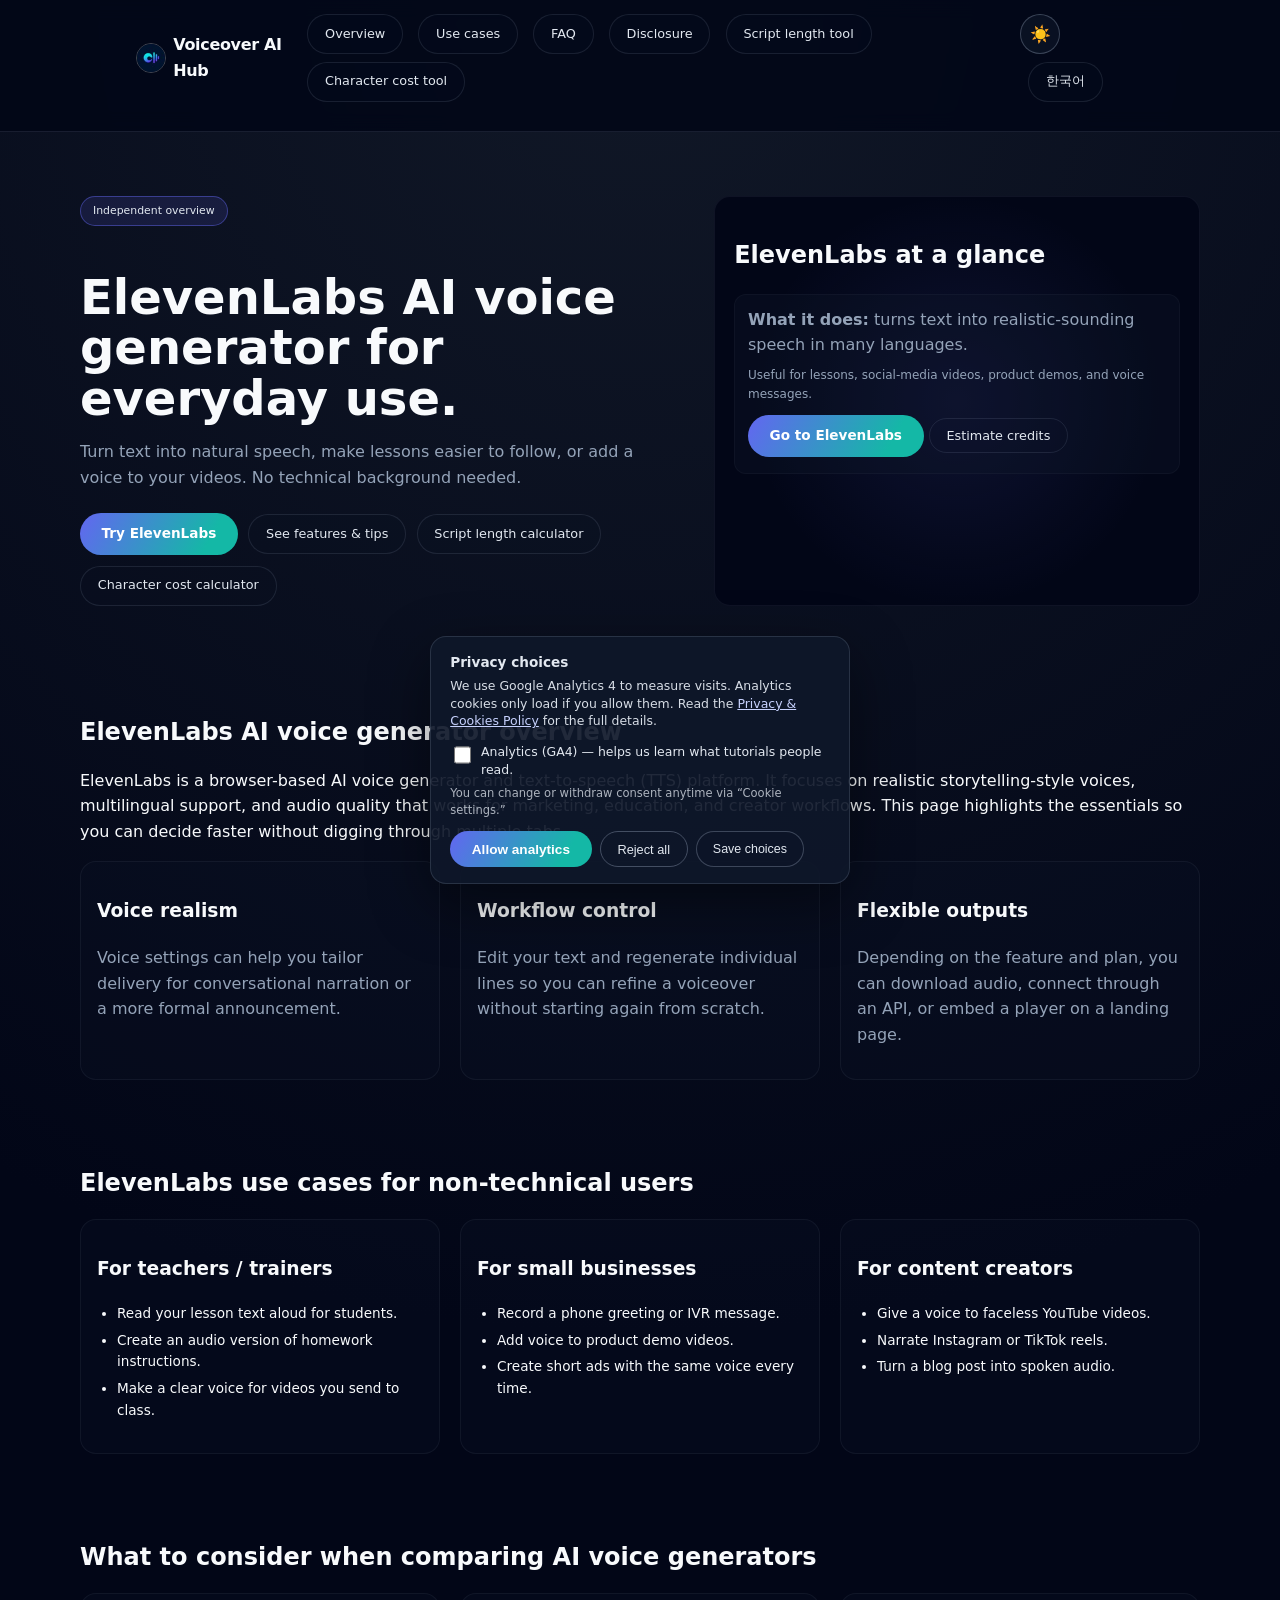
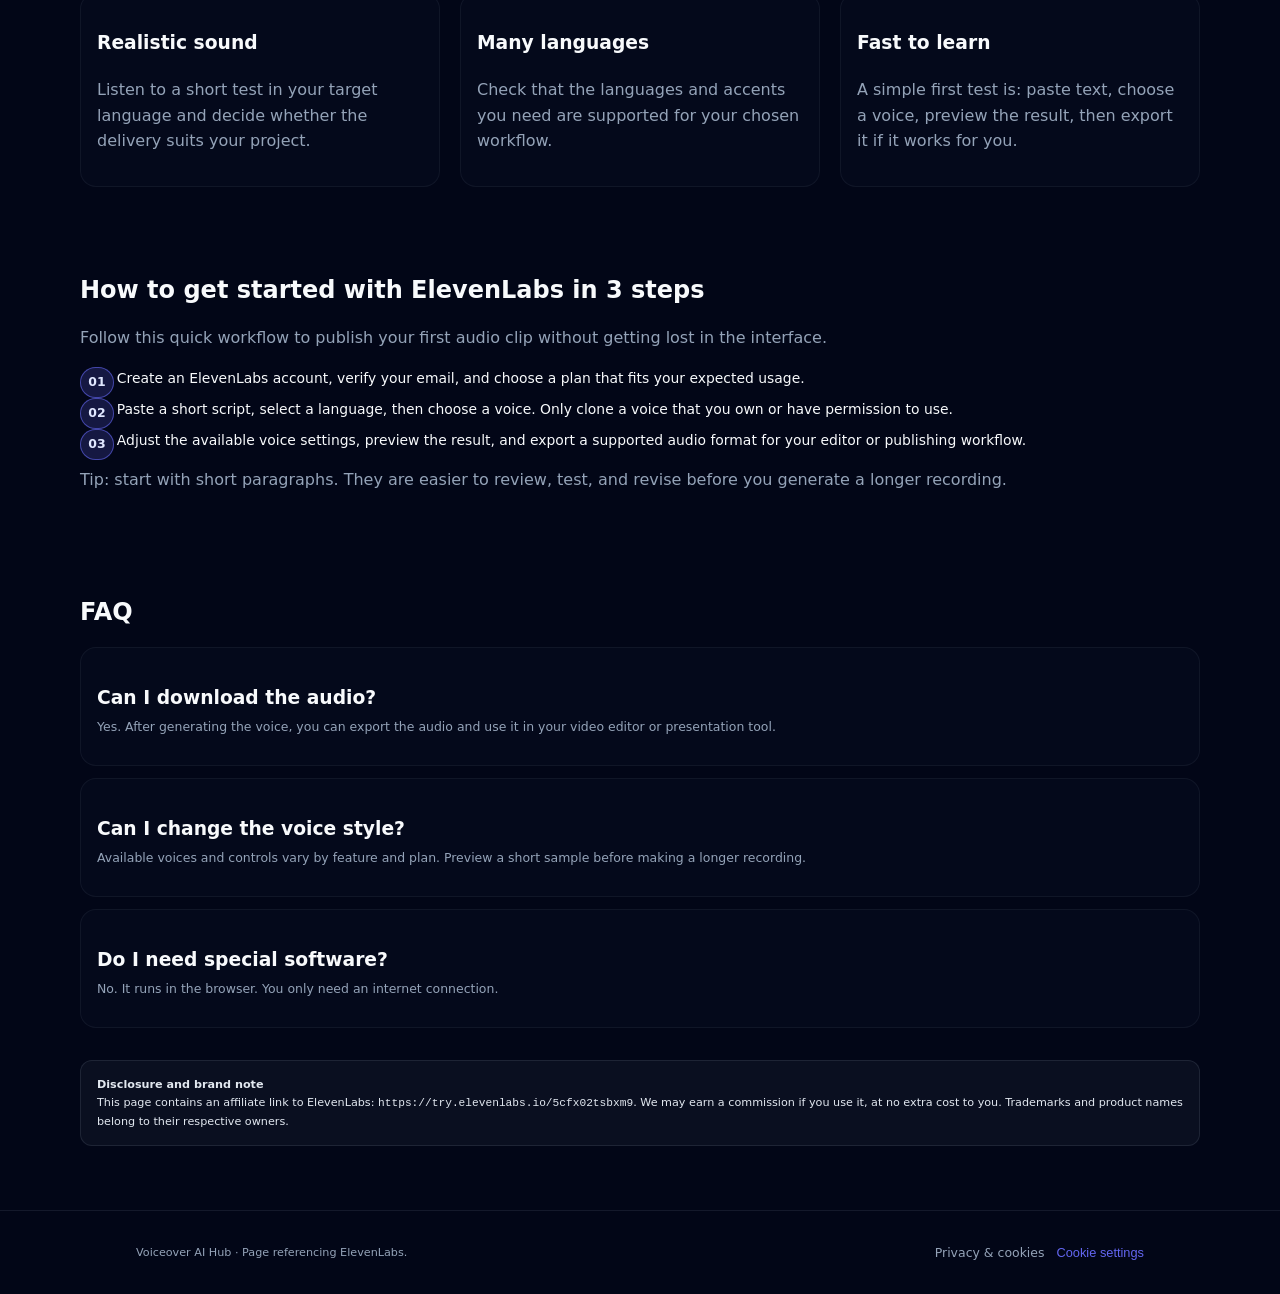
<file: index.html>
<!DOCTYPE html>
<html lang="en">
<head>
  <meta charset="UTF-8" />
  <meta name="viewport" content="width=device-width, initial-scale=1" />

  <link rel="apple-touch-icon" sizes="180x180" href="/favicons/apple-touch-icon.png" />
  <link rel="icon" type="image/x-icon" sizes="any" href="/favicon.ico" />
  <link rel="shortcut icon" href="/favicon.ico" />
  <link rel="icon" type="image/png" sizes="48x48" href="/favicons/favicon-48x48.png" />
  <link rel="icon" type="image/png" sizes="32x32" href="/favicons/favicon-32x32.png" />
  <link rel="icon" type="image/png" sizes="16x16" href="/favicons/favicon-16x16.png" />
  <link rel="manifest" href="/site.webmanifest" />
  <meta name="theme-color" content="#0f172a" />
  <title>ElevenLabs AI Voice Generator Guide | Voiceover AI Hub</title>
  <meta name="description" content="Independent ElevenLabs AI voice generator guide with text-to-speech features, pricing tips, and workflows for teachers, creators, and small businesses." />
  <meta name="robots" content="index,follow" />
  <link rel="canonical" href="https://voiceoveraihub.com/" />

  <meta property="og:title" content="ElevenLabs AI Voice Generator Guide | Voiceover AI Hub" />
  <meta property="og:description" content="Independent walkthrough of ElevenLabs text-to-speech tools, features, and real-world use cases." />
  <meta property="og:type" content="website" />
  <meta property="og:url" content="https://voiceoveraihub.com/" />
  <meta property="og:image" content="https://voiceoveraihub.com/favicons/favicon.jpg" />
  <meta property="og:image:alt" content="Voiceover AI Hub logo" />
  <meta property="og:locale" content="en_US" />
  <meta property="og:locale:alternate" content="ko_KR" />
  <meta name="twitter:card" content="summary" />
  <meta name="twitter:title" content="ElevenLabs AI Voice Generator Guide | Voiceover AI Hub" />
  <meta name="twitter:description" content="Independent walkthrough of ElevenLabs text-to-speech tools, features, and real-world use cases." />
  <meta name="twitter:image" content="https://voiceoveraihub.com/favicons/favicon.jpg" />

  <link rel="alternate" hreflang="en" href="https://voiceoveraihub.com/" />
  <link rel="alternate" hreflang="ko" href="https://voiceoveraihub.com/ko/" />
  <link rel="alternate" hreflang="x-default" href="https://voiceoveraihub.com/" />

  <script type="application/ld+json">
  {
    "@context": "https://schema.org",
    "@type": "WebSite",
    "name": "Voiceover AI Hub",
    "url": "https://voiceoveraihub.com/",
    "description": "Independent overview of the ElevenLabs AI voice generator and related text-to-speech workflows."
  }
  </script>
  <script type="application/ld+json">
  {
    "@context": "https://schema.org",
    "@type": "FAQPage",
    "mainEntity": [
      {
        "@type": "Question",
        "name": "Can I download the audio?",
        "acceptedAnswer": {
          "@type": "Answer",
          "text": "Yes. After generating the voice in ElevenLabs, you can export the audio file and use it in your editor or presentation tool."
        }
      },
      {
        "@type": "Question",
        "name": "Can I change the voice style?",
        "acceptedAnswer": {
          "@type": "Answer",
          "text": "Available voices and controls vary by feature and plan. Preview a short sample before making a longer recording."
        }
      },
      {
        "@type": "Question",
        "name": "Do I need special software?",
        "acceptedAnswer": {
          "@type": "Answer",
          "text": "No additional software is required. ElevenLabs runs in the browser, so you only need an internet connection."
        }
      }
    ]
  }
  </script>

  <style>
    :root {
      --bg: #0f172a;
      --text: #f8fafc;
      --muted: #94a3b8;
      --primary: #6366f1;
      --accent: #14b8a6;
    }
    * { box-sizing: border-box; }
    code {
      overflow-wrap: anywhere;
      word-break: break-word;
    }
    body {
      margin: 0;
      font-family: system-ui, -apple-system, BlinkMacSystemFont, "Segoe UI", sans-serif;
      background: radial-gradient(circle at top, #111827 0%, #020617 45%, #020617 100%);
      color: var(--text);
      line-height: 1.6;
      overflow-x: hidden;
    }
    main {
      margin-top: .5rem;
    }
    header {
      border-bottom: 1px solid rgba(148, 163, 184, 0.15);
      position: sticky;
      top: 0;
      z-index: 50;
      background: rgba(2, 6, 23, 0.85);
      backdrop-filter: blur(10px);
      padding: .5rem 0;
    }
    .container {
      width: 100%;
      max-width: 1120px;
      margin: 0 auto;
      padding: 0 clamp(1.5rem, 6vw, 3.5rem);
    }
    @media (orientation: portrait) and (min-width: 640px) {
      .container {
        max-width: 960px;
        padding-inline: clamp(2.75rem, 10vw, 5.5rem);
      }
      .hero,
      .grid-3 {
        grid-template-columns: 1fr;
      }
    }
    @media (max-width: 640px) {
      .nav-links {
        gap: .35rem;
      }
      .lang-row {
        width: 100%;
        justify-content: flex-start;
      }
      .theme-toggle {
        margin-right: .25rem;
      }
      .hero-actions {
        flex-direction: column;
        align-items: stretch;
      }
      .hero-actions .btn-primary,
      .hero-actions .btn-secondary {
        width: 100%;
        justify-content: center;
        text-align: center;
      }
    }
    .nav {
      display: flex;
      flex-direction: column;
      gap: .45rem;
      padding: .4rem 0 .75rem 0;
      margin-bottom: .55rem;
    }
    .logo-row {
      display: flex;
      align-items: center;
    }
    .nav-inner {
      display: flex;
      flex-direction: column;
      gap: .45rem;
      width: 100%;
    }
    .nav-links {
      width: 100%;
      display: flex;
      flex-wrap: wrap;
      gap: .45rem;
      justify-content: flex-start;
    }
    .lang-row {
      display: flex;
      gap: .45rem;
      align-items: center;
      flex-wrap: wrap;
    }
    .lang-switch {
      font-size: 0.75rem;
      background: rgba(20, 184, 166, 0.12);
      border-color: rgba(20, 184, 166, 0.5);
      margin-left: 0;
    }
    .logo {
      font-weight: 700;
      letter-spacing: -0.02em;
      display: flex;
      gap: 0.45rem;
      align-items: center;
      color: var(--text);
      text-decoration: none;
      min-width: 0;
      overflow-wrap: anywhere;
    }
    .logo:visited,
    .logo:active,
    .logo:focus {
      color: var(--text);
    }
    .logo-img {
      flex: 0 0 auto;
      width: 30px;
      height: 30px;
      border-radius: 9999px;
      object-fit: cover;
      border: 1px solid rgba(255, 255, 255, 0.25);
    }
    .hero {
      padding: 3.5rem 0 3rem 0;
      display: grid;
      grid-template-columns: 1.1fr 0.9fr;
      gap: 2.5rem;
    }
    .hero h1 {
      font-size: clamp(2.3rem, 4vw, 3rem);
      line-height: 1.05;
      margin-bottom: 1rem;
      overflow-wrap: anywhere;
      hyphens: auto;
    }
    .hero p {
      color: var(--muted);
      max-width: 35rem;
      margin-bottom: 1.4rem;
    }
    h1,
    h2,
    h3,
    p,
    li {
      overflow-wrap: anywhere;
      word-break: break-word;
    }
    .hero-actions {
      display: flex;
      flex-wrap: wrap;
      gap: .65rem;
      align-items: center;
      margin-top: .5rem;
    }
    .hero-actions .btn-primary,
    .hero-actions .btn-secondary {
      margin-left: 0;
    }
    p {
      margin-top: 0;
    }
    .badge {
      display: inline-flex;
      gap: .35rem;
      align-items: center;
      background: rgba(99, 102, 241, 0.14);
      border: 1px solid rgba(99, 102, 241, 0.45);
      color: #e2e8f0;
      padding: .35rem .75rem;
      border-radius: 9999px;
      font-size: 0.68rem;
      margin-bottom: .85rem;
    }
    .btn-primary {
      background: linear-gradient(120deg, #6366f1 0%, #14b8a6 80%);
      color: #fff;
      border: none;
      border-radius: 9999px;
      padding: .65rem 1.35rem;
      font-weight: 600;
      display: inline-flex;
      gap: .5rem;
      align-items: center;
      cursor: pointer;
      text-decoration: none;
      font-size: 0.85rem;
      max-width: 100%;
      text-align: center;
      white-space: normal;
      overflow-wrap: anywhere;
    }
    .btn-secondary {
      background: rgba(15, 23, 42, 0.1);
      border: 1px solid rgba(148, 163, 184, 0.15);
      color: #e2e8f0;
      border-radius: 9999px;
      padding: .55rem 1.05rem;
      font-size: 0.8rem;
      text-decoration: none;
      margin-left: .5rem;
      max-width: 100%;
      text-align: center;
      white-space: normal;
      overflow-wrap: anywhere;
    }
    .btn-outline {
      background: rgba(15, 23, 42, 0.25);
      border: 1px solid rgba(148, 163, 184, 0.35);
      color: #e2e8f0;
      border-radius: 9999px;
      padding: .45rem 1rem;
      font-size: .78rem;
      cursor: pointer;
    }
    .hero-card {
      background: radial-gradient(circle, rgba(99, 102, 241, 0.12) 0%, rgba(2, 6, 23, 0.0) 65%), #020617;
      border: 1px solid rgba(148, 163, 184, 0.085);
      border-radius: 1rem;
      padding: 1.2rem;
      min-width: 0;
      overflow-wrap: anywhere;
    }
    .tool-box {
      background: rgba(15, 23, 42, 0.35);
      border: 1px solid rgba(148, 163, 184, 0.05);
      padding: .75rem .8rem 1rem .8rem;
      border-radius: .75rem;
      margin-bottom: .5rem;
      min-width: 0;
      overflow-wrap: anywhere;
    }
    .tool-box .btn-primary,
    .tool-box .btn-secondary {
      max-width: 100%;
      white-space: normal;
    }
    .section {
      padding: 2.5rem 0 1.5rem 0;
    }
    .section h2 {
      font-size: 1.5rem;
      margin-bottom: 1rem;
    }
    .grid-3 {
      display: grid;
      grid-template-columns: repeat(3, minmax(0, 1fr));
      gap: 1.25rem;
      min-width: 0;
    }
    .grid-3 > * {
      min-width: 0;
    }
    .card {
      background: rgba(15, 23, 42, 0.25);
      border: 1px solid rgba(148, 163, 184, 0.08);
      border-radius: 1rem;
      padding: 1rem;
      min-width: 0;
      overflow-wrap: anywhere;
    }
    .muted {
      color: var(--muted);
    }
    .disclaimer {
      background: rgba(148, 163, 184, 0.06);
      border: 1px solid rgba(148, 163, 184, 0.14);
      padding: .9rem 1rem;
      border-radius: .75rem;
      font-size: .7rem;
      margin-top: 2rem;
      color: #e2e8f0;
    }
    footer {
      padding: 2rem 0;
      border-top: 1px solid rgba(148, 163, 184, 0.12);
      color: var(--muted);
      font-size: .7rem;
      margin-top: 2.5rem;
    }
    ul.simple-list {
      padding-left: 1.25rem;
      margin-top: .5rem;
    }
    ul.simple-list li {
      margin-bottom: .3rem;
      font-size: .85rem;
    }
    .checklist {
      list-style: none;
      counter-reset: step;
      padding-left: 0;
      margin: .75rem 0 0 0;
    }
    .checklist li {
      counter-increment: step;
      margin-bottom: .55rem;
      font-size: .87rem;
      position: relative;
      padding-left: 2.3rem;
    }
    .checklist li::before {
      content: counter(step, decimal-leading-zero);
      position: absolute;
      left: 0;
      top: 0;
      width: 2rem;
      min-height: 1.8rem;
      display: inline-flex;
      align-items: center;
      justify-content: center;
      font-size: .78rem;
      font-weight: 800;
      line-height: 1;
      letter-spacing: 0;
      background: rgba(99, 102, 241, 0.2);
      border: 1px solid rgba(99, 102, 241, 0.6);
      border-radius: 9999px;
      color: #e0e7ff;
    }
    .keywords {
      display: flex;
      flex-wrap: wrap;
      gap: .4rem;
      margin: .85rem 0 0 0;
      padding: 0;
      list-style: none;
    }
    .keywords li {
      font-size: .72rem;
      padding: .2rem .65rem;
      border-radius: 9999px;
      border: 1px solid rgba(148, 163, 184, 0.35);
      color: #cbd5f5;
      background: rgba(15, 23, 42, 0.55);
    }
    .keywords-card {
      display: none;
    }
    .theme-toggle {
      width: 40px;
      height: 40px;
      padding: 0;
      display: inline-flex;
      align-items: center;
      justify-content: center;
      font-size: 1.05rem;
      color: #e2e8f0;
      text-decoration: none;
      border-radius: 999px;
      border: 1px solid rgba(148, 163, 184, 0.35);
      background: rgba(15, 23, 42, 0.65);
      cursor: pointer;
      transition: border-color 0.1s ease, color 0.1s ease, box-shadow 0.1s ease, background 0.1s ease;
    }
    .theme-toggle:hover {
      border-color: var(--accent);
      color: var(--accent);
      box-shadow: 0 0 0 1px rgba(56, 189, 248, 0.35);
    }

    body.theme-light {
      --text: #0f172a;
      --muted: #475569;
      background: radial-gradient(circle at top, #e2e8f0 0%, #ffffff 50%, #f8fafc 100%);
      color: var(--text);
    }
    body.theme-light header {
      background: rgba(255, 255, 255, 0.9);
      border-bottom: 1px solid rgba(148, 163, 184, 0.25);
    }
    body.theme-light .logo,
    body.theme-light .logo:visited,
    body.theme-light .logo:active,
    body.theme-light .logo:focus {
      color: #0f172a;
    }
    body.theme-light .btn-secondary {
      background: #f1f5f9;
      border: 1px solid #cbd5e1;
      color: #0f172a;
    }
    body.theme-light .btn-outline {
      background: #f8fafc;
      border: 1px solid #cbd5e1;
      color: #0f172a;
    }
    body.theme-light .badge {
      background: rgba(14, 165, 233, 0.14);
      border: 1px solid rgba(14, 165, 233, 0.5);
      color: #0f172a;
    }
    body.theme-light .hero-card,
    body.theme-light .card {
      background: linear-gradient(145deg, #ffffff, #f8fafc);
      border: 1px solid #d6deea;
      color: #0f172a;
    }
    body.theme-light .tool-box {
      background: #f8fafc;
      border: 1px solid #d6deea;
    }
    body.theme-light .keywords li {
      color: #0f172a;
      background: #eef2ff;
      border: 1px solid #cbd5e1;
    }
    body.theme-light .checklist li::before {
      background: #e0e7ff;
      border-color: #4f46e5;
      color: #312e81;
    }
    body.theme-light .disclaimer {
      background: #f8fafc;
      border: 1px solid #d6deea;
      color: #0f172a;
    }
    body.theme-light footer {
      border-top: 1px solid #d6deea;
      color: #475569;
    }
    body.theme-light .lang-switch {
      background: rgba(16, 185, 129, 0.16);
      border-color: rgba(16, 185, 129, 0.5);
      color: #0f172a;
    }
    body.theme-light .theme-toggle {
      color: #0f172a;
      border: 1px solid #cbd5e1;
      background: #f8fafc;
    }
    body.theme-light .theme-toggle:hover {
      color: #0ea5e9;
      border-color: #0ea5e9;
      box-shadow: 0 0 0 1px rgba(14, 165, 233, 0.35);
    }
    body.theme-light .consent-banner {
      background: rgba(255, 255, 255, 0.96);
      border: 1px solid #d6deea;
      color: #0f172a;
      box-shadow: 0 20px 50px rgba(15, 23, 42, 0.12);
    }
    body.theme-light .consent-copy {
      color: #475569;
    }
    body.theme-light .consent-note {
      color: #475569;
    }
    body.theme-light .consent-toggle input {
      accent-color: #0ea5e9;
    }
    body.theme-light .consent-banner a {
      color: #0ea5e9;
    }
    body.theme-light .btn-ghost,
    body.theme-light .btn-outline {
      background: #f8fafc;
      border: 1px solid #cbd5e1;
      color: #0f172a;
    }
    .consent-banner {
      position: fixed;
      bottom: 1rem;
      right: auto;
      left: 50%;
      width: min(420px, calc(100vw - 2rem));
      max-width: 420px;
      margin: 0 auto;
      transform: translateX(-50%);
      background: rgba(15, 23, 42, 0.92);
      border: 1px solid rgba(148, 163, 184, 0.2);
      border-radius: 1rem;
      padding: 1rem 1.2rem;
      color: #e2e8f0;
      font-size: .85rem;
      line-height: 1.4;
      box-shadow: 0 20px 60px rgba(0, 0, 0, 0.45);
      z-index: 100;
      max-width: calc(100vw - 2rem);
    }
    .consent-copy {
      margin-top: .35rem;
      font-size: .78rem;
      color: rgba(226, 232, 240, 0.95);
    }
    .consent-toggle {
      margin-top: .85rem;
      display: flex;
      gap: .45rem;
      align-items: flex-start;
      font-size: .78rem;
    }
    .consent-toggle input {
      width: 18px;
      height: 18px;
      accent-color: var(--primary);
      margin-top: .15rem;
    }
    .consent-actions {
      margin-top: .85rem;
      display: flex;
      gap: .5rem;
      flex-wrap: wrap;
    }
    .consent-note {
      margin-top: .45rem;
      font-size: .72rem;
      color: rgba(226, 232, 240, 0.75);
    }
    .consent-banner a {
      color: #c7d2fe;
    }
    .btn-ghost {
      background: transparent;
      border: 1px solid rgba(148, 163, 184, 0.4);
      color: #e2e8f0;
      border-radius: 9999px;
      padding: .45rem 1.05rem;
      font-size: .8rem;
      cursor: pointer;
    }
    .cookie-settings-link {
      background: none;
      border: none;
      color: var(--primary);
      font-size: .8rem;
      cursor: pointer;
      padding: 0;
    }
    .cookie-settings-link:hover,
    .cookie-settings-link:focus {
      text-decoration: underline;
    }
    footer .footer-bar {
      display: flex;
      justify-content: space-between;
      align-items: center;
      gap: .65rem;
      flex-wrap: wrap;
    }
    footer .footer-links {
      display: inline-flex;
      gap: .75rem;
      align-items: center;
      font-size: .78rem;
    }
    footer .footer-links a {
      color: var(--muted);
      text-decoration: none;
    }
    footer .footer-links a:hover {
      text-decoration: underline;
    }
    @media (min-width: 960px) {
      .nav {
        flex-direction: row;
        align-items: center;
        justify-content: space-between;
      }
      .nav-inner {
        flex-direction: row;
        align-items: center;
        gap: .65rem;
      }
      .nav-links {
        width: auto;
        justify-content: flex-start;
      }
      .lang-row {
        margin-left: auto;
      }
    }
    @media (max-width: 880px) {
      .hero { grid-template-columns: 1fr; }
      .grid-3 { grid-template-columns: 1fr; }
    }
    @media (max-width: 540px) {
      .container {
        padding-inline: clamp(1.25rem, 6vw, 1.75rem);
      }
      .hero,
      .hero > div {
        min-width: 0;
        max-width: 100%;
      }
      .hero h1 {
        font-size: clamp(2rem, 12vw, 2.3rem);
      }
      .hero-actions .btn-primary,
      .hero-actions .btn-secondary {
        width: 100%;
        margin-left: 0;
      }
      .consent-banner {
        left: 50%;
        right: auto;
        width: calc(100vw - 1.5rem);
        max-width: calc(100vw - 1.5rem);
      }
    }
  </style>
</head>
<body>
  <header>
    <div class="container">
      <div class="nav">
        <div class="logo-row">
          <a href="#" class="logo" aria-label="Voiceover AI Hub home">
            <img src="/favicons/favicon-48x48.png" alt="Voiceover AI Hub" class="logo-img" />
            Voiceover AI Hub
          </a>
        </div>
        <div class="nav-inner">
          <nav class="nav-links">
            <a href="#overview" class="btn-secondary">Overview</a>
            <a href="#use-cases" class="btn-secondary">Use cases</a>
            <a href="#faq" class="btn-secondary">FAQ</a>
            <a href="#disclosure" class="btn-secondary">Disclosure</a>
            <a href="/tools/script_length/script_length.html" class="btn-secondary">Script length tool</a>
            <a href="/tools/character_cost/character_cost.html" class="btn-secondary">Character cost tool</a>
          </nav>
          <div class="lang-row">
            <button type="button" class="theme-toggle" id="themeToggle" aria-pressed="false" aria-label="Light theme" title="Light theme">☀️</button>
            <a href="/ko/" class="btn-secondary lang-switch" hreflang="ko">한국어</a>
          </div>
        </div>
      </div>
    </div>
  </header>

  <main>
    <div class="container hero">
      <div>
        <span class="badge">Independent overview</span>
        <h1>ElevenLabs AI voice generator for everyday use.</h1>
        <p>
          Turn text into natural speech, make lessons easier to follow, or add a voice to your videos. No technical background needed.
        </p>
        <div class="hero-actions">
          <a href="https://try.elevenlabs.io/5cfx02tsbxm9" class="btn-primary" target="_blank" rel="noopener noreferrer sponsored">
            Try ElevenLabs
          </a>
          <a href="#overview" class="btn-secondary">See features & tips</a>
          <a href="/tools/script_length/script_length.html" class="btn-secondary">Script length calculator</a>
          <a href="/tools/character_cost/character_cost.html" class="btn-secondary">Character cost calculator</a>
        </div>
      </div>
      <div class="hero-card" id="elevenlabs">
        <h2>ElevenLabs at a glance</h2>
        <div class="tool-box">
          <p style="margin:0 0 .5rem 0;"><strong>What it does:</strong> turns text into realistic-sounding speech in many languages.</p>
          <p class="muted" style="margin:0 0 .65rem 0;font-size:.75rem;">Useful for lessons, social-media videos, product demos, and voice messages.</p>
          <a href="https://try.elevenlabs.io/5cfx02tsbxm9" class="btn-primary" style="width:max-content;" target="_blank" rel="noopener noreferrer sponsored">
            Go to ElevenLabs
          </a>
          <a href="/tools/character_cost/character_cost.html" class="btn-secondary" style="width:max-content;margin-left:0;margin-top:.5rem;">
            Estimate credits
          </a>
        </div>
      </div>
    </div>

    <div class="container section" id="overview">
      <h2>ElevenLabs AI voice generator overview</h2>
      <p>
        ElevenLabs is a browser-based AI voice generator and text-to-speech (TTS) platform. It focuses on realistic storytelling-style voices, multilingual support, and audio quality that works for marketing, education, and creator workflows. This page highlights the essentials so you can decide faster without digging through multiple tabs.
      </p>
      <div class="grid-3">
        <div class="card">
          <h3>Voice realism</h3>
          <p class="muted">Voice settings can help you tailor delivery for conversational narration or a more formal announcement.</p>
        </div>
        <div class="card">
          <h3>Workflow control</h3>
          <p class="muted">Edit your text and regenerate individual lines so you can refine a voiceover without starting again from scratch.</p>
        </div>
        <div class="card">
          <h3>Flexible outputs</h3>
          <p class="muted">Depending on the feature and plan, you can download audio, connect through an API, or embed a player on a landing page.</p>
        </div>
      </div>
      <div class="card keywords-card" style="margin-top:1.25rem;" aria-hidden="true">
        <h3>Keywords & intent to target</h3>
        <p class="muted">Use these search terms in headlines, FAQs, or comparison tables to capture people researching ElevenLabs alternatives.</p>
        <ul class="keywords" aria-label="Suggested target keywords">
          <li>ai voice generator</li>
          <li>elevenlabs review</li>
          <li>text to speech tool</li>
          <li>ai voiceover</li>
          <li>voice cloning software</li>
          <li>best tts for creators</li>
        </ul>
      </div>
    </div>

    <div class="container section" id="use-cases">
      <h2>ElevenLabs use cases for non-technical users</h2>
      <div class="grid-3">
        <div class="card">
          <h3>For teachers / trainers</h3>
          <ul class="simple-list">
            <li>Read your lesson text aloud for students.</li>
            <li>Create an audio version of homework instructions.</li>
            <li>Make a clear voice for videos you send to class.</li>
          </ul>
        </div>
        <div class="card">
          <h3>For small businesses</h3>
          <ul class="simple-list">
            <li>Record a phone greeting or IVR message.</li>
            <li>Add voice to product demo videos.</li>
            <li>Create short ads with the same voice every time.</li>
          </ul>
        </div>
        <div class="card">
          <h3>For content creators</h3>
          <ul class="simple-list">
            <li>Give a voice to faceless YouTube videos.</li>
            <li>Narrate Instagram or TikTok reels.</li>
            <li>Turn a blog post into spoken audio.</li>
          </ul>
        </div>
      </div>
    </div>

    <div class="container section" id="more">
      <h2>What to consider when comparing AI voice generators</h2>
      <div class="grid-3">
        <div class="card">
          <h3>Realistic sound</h3>
          <p class="muted">Listen to a short test in your target language and decide whether the delivery suits your project.</p>
        </div>
        <div class="card">
          <h3>Many languages</h3>
          <p class="muted">Check that the languages and accents you need are supported for your chosen workflow.</p>
        </div>
        <div class="card">
          <h3>Fast to learn</h3>
          <p class="muted">A simple first test is: paste text, choose a voice, preview the result, then export it if it works for you.</p>
        </div>
      </div>
    </div>

    <div class="container section" id="steps">
      <h2>How to get started with ElevenLabs in 3 steps</h2>
      <p class="muted">Follow this quick workflow to publish your first audio clip without getting lost in the interface.</p>
      <ol class="checklist">
        <li>Create an ElevenLabs account, verify your email, and choose a plan that fits your expected usage.</li>
        <li>Paste a short script, select a language, then choose a voice. Only clone a voice that you own or have permission to use.</li>
        <li>Adjust the available voice settings, preview the result, and export a supported audio format for your editor or publishing workflow.</li>
      </ol>
      <p class="muted" style="margin-top:1rem;">Tip: start with short paragraphs. They are easier to review, test, and revise before you generate a longer recording.</p>
    </div>

    <div class="container section" id="faq">
      <h2>FAQ</h2>
      <div class="card" style="margin-bottom:.75rem;">
        <h3 style="margin-bottom:.25rem;">Can I download the audio?</h3>
        <p class="muted" style="font-size:.78rem;">
          Yes. After generating the voice, you can export the audio and use it in your video editor or presentation tool.
        </p>
      </div>
      <div class="card" style="margin-bottom:.75rem;">
        <h3 style="margin-bottom:.25rem;">Can I change the voice style?</h3>
        <p class="muted" style="font-size:.78rem;">
          Available voices and controls vary by feature and plan. Preview a short sample before making a longer recording.
        </p>
      </div>
      <div class="card">
        <h3 style="margin-bottom:.25rem;">Do I need special software?</h3>
        <p class="muted" style="font-size:.78rem;">
          No. It runs in the browser. You only need an internet connection.
        </p>
      </div>

      <div class="disclaimer" id="disclosure">
        <strong>Disclosure and brand note</strong><br />
        This page contains an affiliate link to ElevenLabs: <code>https://try.elevenlabs.io/5cfx02tsbxm9</code>. We may earn a commission if you use it, at no extra cost to you. Trademarks and product names belong to their respective owners.
      </div>
    </div>
  </main>

  <footer>
    <div class="container footer-bar">
      <span>Voiceover AI Hub · Page referencing ElevenLabs.</span>
      <span class="footer-links">
        <a href="/privacy.html">Privacy & cookies</a>
        <button type="button" class="cookie-settings-link" data-consent-open>Cookie settings</button>
      </span>
    </div>
  </footer>
  <div class="consent-banner" data-consent-banner hidden aria-hidden="true">
    <strong>Privacy choices</strong>
    <p class="consent-copy">
      We use Google Analytics 4 to measure visits. Analytics cookies only load if you allow them. Read the
      <a href="/privacy.html">Privacy & Cookies Policy</a> for the full details.
    </p>
    <label class="consent-toggle">
      <input type="checkbox" data-consent-toggle />
      <span>Analytics (GA4) — helps us learn what tutorials people read.</span>
    </label>
    <p class="consent-note">You can change or withdraw consent anytime via “Cookie settings.”</p>
    <div class="consent-actions">
      <button class="btn-primary" type="button" data-consent-accept>Allow analytics</button>
      <button class="btn-ghost" type="button" data-consent-reject>Reject all</button>
      <button class="btn-outline" type="button" data-consent-save>Save choices</button>
    </div>
  </div>
  <script defer src="/consent.js"></script>
  <script>
    (function () {
      const THEME_KEY = "voaih_theme";
      const THEME_LABELS = { light: "Dark theme", dark: "Light theme" };
      const THEME_ICONS = { light: "🌙", dark: "☀️" };
      const toggle = document.getElementById("themeToggle");

      function applyTheme(theme) {
        const isLight = theme === "light";
        document.body.classList.toggle("theme-light", isLight);
        if (toggle) {
          const label = isLight ? THEME_LABELS.light : THEME_LABELS.dark;
          const icon = isLight ? THEME_ICONS.light : THEME_ICONS.dark;
          toggle.textContent = icon;
          toggle.setAttribute("aria-pressed", isLight ? "true" : "false");
          toggle.setAttribute("aria-label", label);
          toggle.title = label;
        }
        try {
          localStorage.setItem(THEME_KEY, isLight ? "light" : "dark");
        } catch (err) {
          // Ignore storage issues
        }
      }

      function hydrateTheme() {
        try {
          const saved = localStorage.getItem(THEME_KEY);
          if (saved === "light" || saved === "dark") {
            applyTheme(saved);
            return;
          }
        } catch (err) {
          // Ignore storage issues
        }
        applyTheme("dark");
      }

      if (toggle) {
        toggle.addEventListener("click", function () {
          const next = document.body.classList.contains("theme-light") ? "dark" : "light";
          applyTheme(next);
        });
      }

      hydrateTheme();
    })();
  </script>
</body>
</html>
</file>
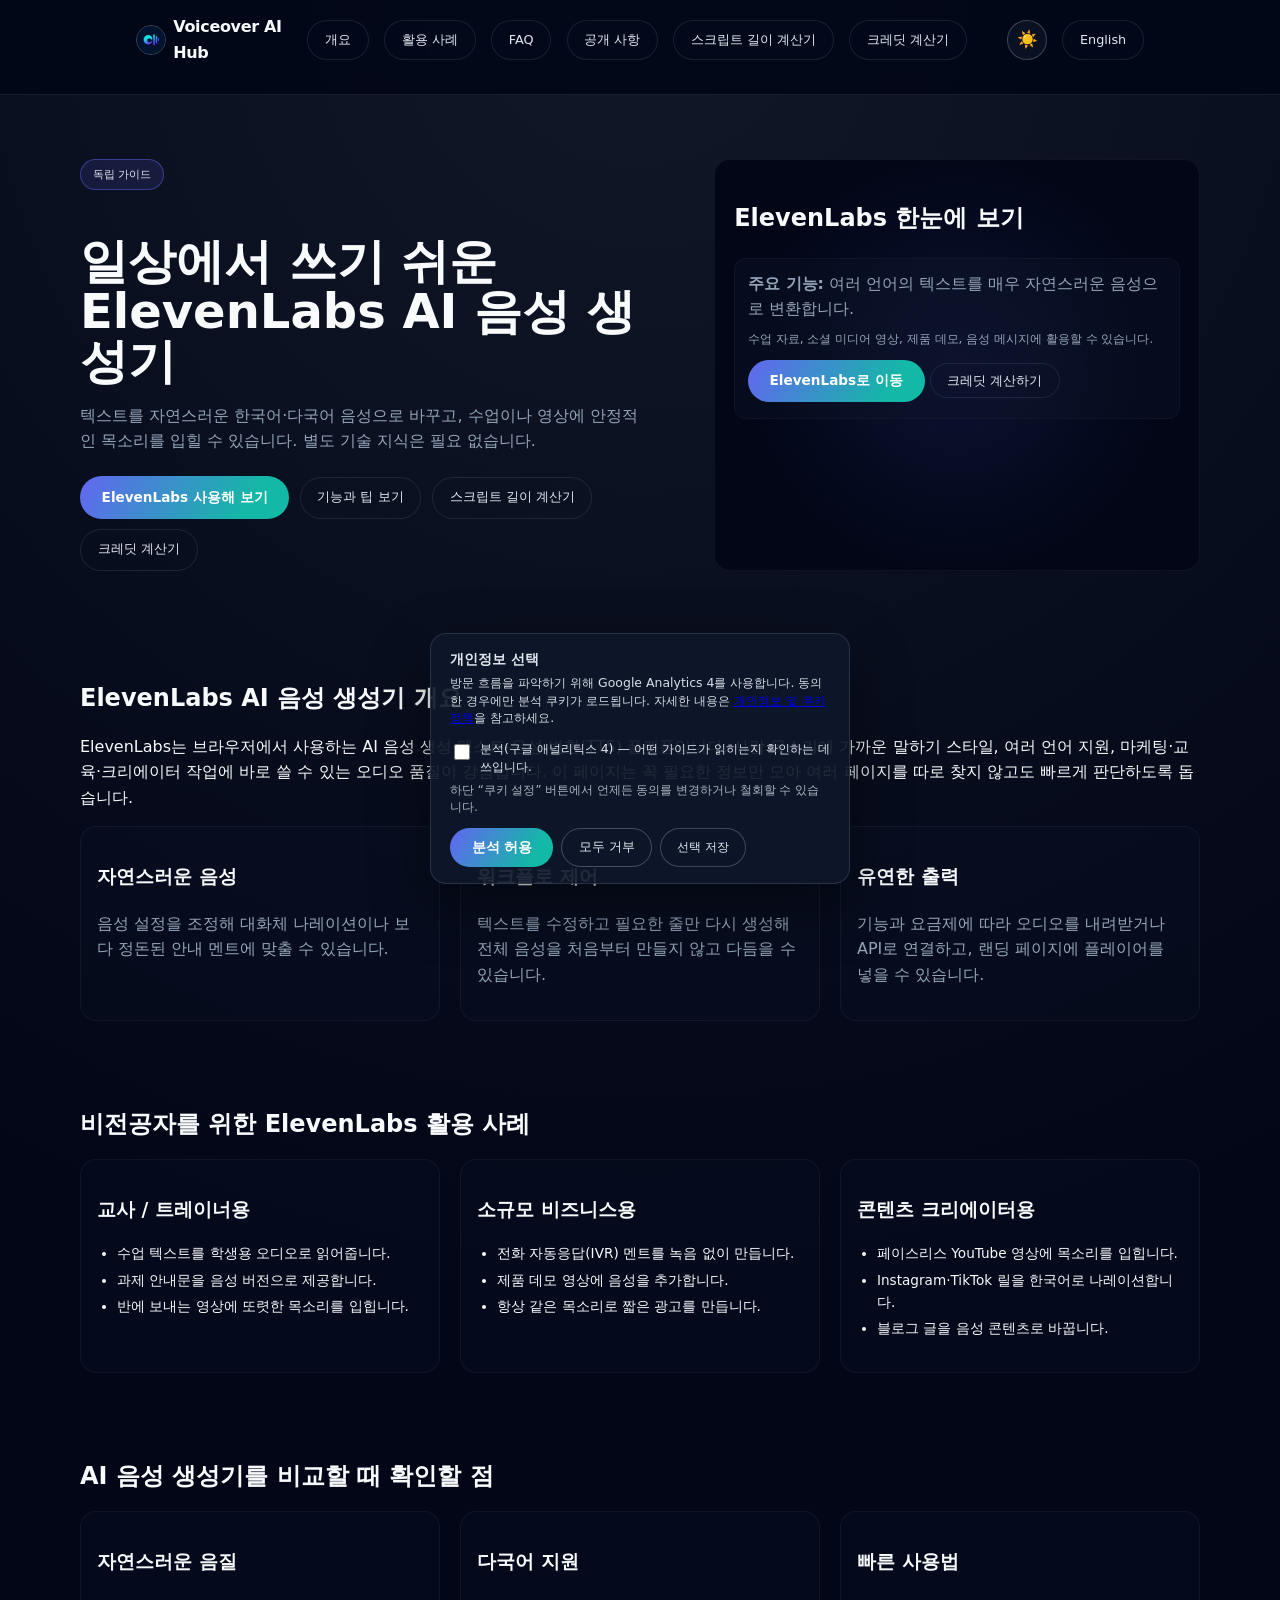
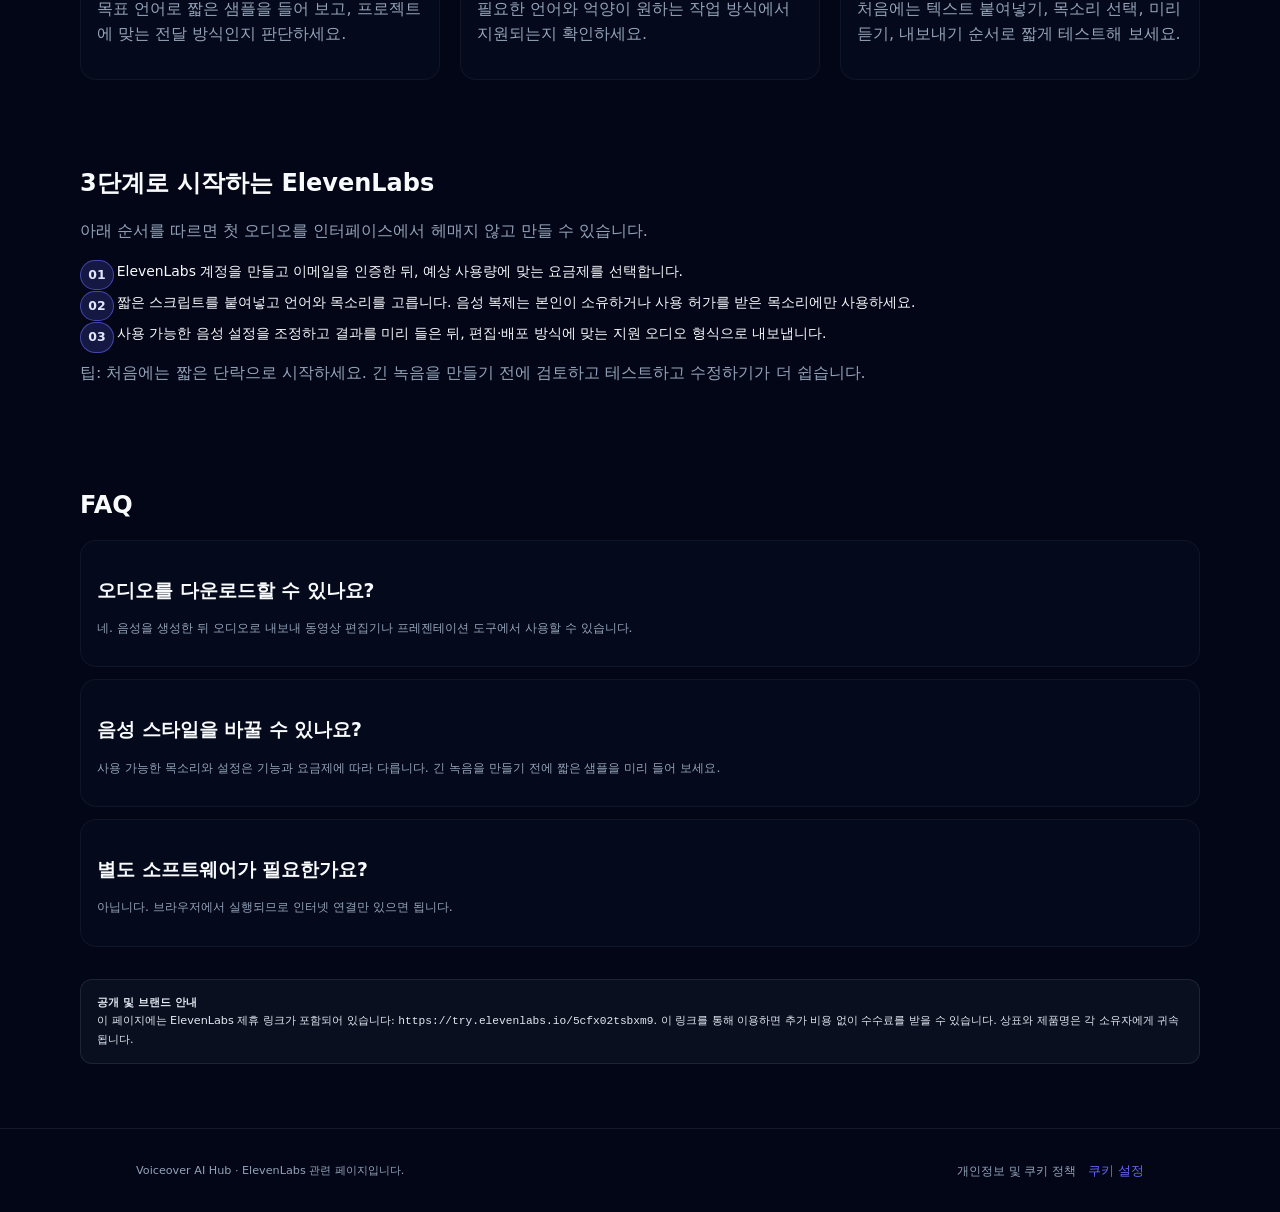
<file: ko/index.html>
<!DOCTYPE html>
<html lang="ko">
<head>
  <meta charset="UTF-8" />
  <meta name="viewport" content="width=device-width, initial-scale=1" />

  <link rel="apple-touch-icon" sizes="180x180" href="/favicons/apple-touch-icon.png" />
  <link rel="icon" type="image/x-icon" sizes="any" href="/favicon.ico" />
  <link rel="shortcut icon" href="/favicon.ico" />
  <link rel="icon" type="image/png" sizes="48x48" href="/favicons/favicon-48x48.png" />
  <link rel="icon" type="image/png" sizes="32x32" href="/favicons/favicon-32x32.png" />
  <link rel="icon" type="image/png" sizes="16x16" href="/favicons/favicon-16x16.png" />
  <link rel="manifest" href="/site.webmanifest" />
  <meta name="theme-color" content="#0f172a" />
  <title>ElevenLabs AI 음성 생성기 가이드 | Voiceover AI Hub</title>
  <meta name="description" content="Voiceover AI Hub의 독립 ElevenLabs AI 음성 생성기 가이드는 텍스트-음성 변환 기능, 요금제 포인트, 교사·크리에이터·소규모 비즈니스를 위한 간단한 활용 흐름을 정리합니다." />
  <meta name="robots" content="index,follow" />
  <link rel="canonical" href="https://voiceoveraihub.com/ko/" />

  <meta property="og:title" content="ElevenLabs AI 음성 생성기 가이드 | Voiceover AI Hub" />
  <meta property="og:description" content="ElevenLabs 텍스트-음성 변환 도구, 기능, 실제 활용 사례를 정리한 독립 안내 페이지입니다." />
  <meta property="og:type" content="website" />
  <meta property="og:url" content="https://voiceoveraihub.com/ko/" />
  <meta property="og:image" content="https://voiceoveraihub.com/favicons/favicon.jpg" />
  <meta property="og:image:alt" content="Voiceover AI Hub 로고" />
  <meta property="og:locale" content="ko_KR" />
  <meta property="og:locale:alternate" content="en_US" />
  <meta name="twitter:card" content="summary" />
  <meta name="twitter:title" content="ElevenLabs AI 음성 생성기 가이드 | Voiceover AI Hub" />
  <meta name="twitter:description" content="ElevenLabs 텍스트-음성 변환 도구, 기능, 실제 활용 사례를 정리한 독립 안내 페이지입니다." />
  <meta name="twitter:image" content="https://voiceoveraihub.com/favicons/favicon.jpg" />

  <link rel="alternate" hreflang="en" href="https://voiceoveraihub.com/" />
  <link rel="alternate" hreflang="ko" href="https://voiceoveraihub.com/ko/" />
  <link rel="alternate" hreflang="x-default" href="https://voiceoveraihub.com/" />

  <script type="application/ld+json">
  {
    "@context": "https://schema.org",
    "@type": "WebSite",
    "name": "Voiceover AI Hub",
    "url": "https://voiceoveraihub.com/ko/",
    "description": "ElevenLabs AI 음성 생성기와 텍스트-음성 변환(TTS) 워크플로를 다룬 독립 개요 페이지입니다."
  }
  </script>
  <script type="application/ld+json">
  {
    "@context": "https://schema.org",
    "@type": "FAQPage",
    "mainEntity": [
      {
        "@type": "Question",
        "name": "오디오를 다운로드할 수 있나요?",
        "acceptedAnswer": {
          "@type": "Answer",
          "text": "가능합니다. ElevenLabs에서 음성을 생성한 뒤 오디오 파일로 내보내 편집기나 프레젠테이션 도구에서 사용할 수 있습니다."
        }
      },
      {
        "@type": "Question",
        "name": "음성 스타일을 바꿀 수 있나요?",
        "acceptedAnswer": {
          "@type": "Answer",
          "text": "사용 가능한 목소리와 설정은 기능과 요금제에 따라 다릅니다. 긴 녹음을 만들기 전에 짧은 샘플을 미리 들어 보세요."
        }
      },
      {
        "@type": "Question",
        "name": "별도 소프트웨어가 필요한가요?",
        "acceptedAnswer": {
          "@type": "Answer",
          "text": "필요하지 않습니다. ElevenLabs는 브라우저에서 작동하므로 인터넷 연결만 있으면 됩니다."
        }
      }
    ]
  }
  </script>

  <style>
    :root {
      --bg: #0f172a;
      --text: #f8fafc;
      --muted: #94a3b8;
      --primary: #6366f1;
      --accent: #14b8a6;
    }
    * { box-sizing: border-box; }
    code {
      overflow-wrap: anywhere;
      word-break: break-word;
    }
    body {
      margin: 0;
      font-family: system-ui, -apple-system, BlinkMacSystemFont, "Segoe UI", sans-serif;
      background: radial-gradient(circle at top, #111827 0%, #020617 45%, #020617 100%);
      color: var(--text);
      line-height: 1.6;
      overflow-x: hidden;
    }
    main {
      margin-top: .5rem;
    }
    header {
      border-bottom: 1px solid rgba(148, 163, 184, 0.15);
      position: sticky;
      top: 0;
      z-index: 50;
      background: rgba(2, 6, 23, 0.85);
      backdrop-filter: blur(10px);
      padding: .5rem 0;
    }
    .container {
      width: 100%;
      max-width: 1120px;
      margin: 0 auto;
      padding: 0 clamp(1.5rem, 6vw, 3.5rem);
    }
    @media (orientation: portrait) and (min-width: 640px) {
      .container {
        max-width: 960px;
        padding-inline: clamp(2.75rem, 10vw, 5.5rem);
      }
      .hero,
      .grid-3 {
        grid-template-columns: 1fr;
      }
    }
    @media (max-width: 640px) {
      .nav-links {
        gap: .35rem;
      }
      .lang-row {
        width: 100%;
        justify-content: flex-start;
      }
      .theme-toggle {
        margin-right: .25rem;
      }
      .hero-actions {
        flex-direction: column;
        align-items: stretch;
      }
      .hero-actions .btn-primary,
      .hero-actions .btn-secondary {
        width: 100%;
        justify-content: center;
        text-align: center;
      }
    }
    .nav {
      display: flex;
      flex-direction: column;
      gap: .45rem;
      padding: .4rem 0 .75rem 0;
      margin-bottom: .55rem;
    }
    .logo-row {
      display: flex;
      align-items: center;
    }
    .nav-inner {
      display: flex;
      flex-direction: column;
      gap: .45rem;
      width: 100%;
    }
    .nav-links {
      width: 100%;
      display: flex;
      flex-wrap: wrap;
      gap: .45rem;
      justify-content: flex-start;
    }
    .lang-row {
      display: flex;
      gap: .45rem;
      align-items: center;
      flex-wrap: wrap;
    }
    .lang-switch {
      font-size: 0.75rem;
      background: rgba(20, 184, 166, 0.12);
      border-color: rgba(20, 184, 166, 0.5);
      margin-left: 0;
    }
    .logo {
      font-weight: 700;
      letter-spacing: -0.02em;
      display: flex;
      gap: 0.45rem;
      align-items: center;
      color: var(--text);
      text-decoration: none;
      min-width: 0;
      overflow-wrap: anywhere;
    }
    .logo:visited,
    .logo:active,
    .logo:focus {
      color: var(--text);
    }
    .logo-img {
      flex: 0 0 auto;
      width: 30px;
      height: 30px;
      border-radius: 9999px;
      object-fit: cover;
      border: 1px solid rgba(255, 255, 255, 0.25);
    }
    .hero {
      padding: 3.5rem 0 3rem 0;
      display: grid;
      grid-template-columns: 1.1fr 0.9fr;
      gap: 2.5rem;
    }
    .hero h1 {
      font-size: clamp(2.3rem, 4vw, 3rem);
      line-height: 1.05;
      margin-bottom: 1rem;
      overflow-wrap: anywhere;
      hyphens: auto;
    }
    .hero p {
      color: var(--muted);
      max-width: 35rem;
      margin-bottom: 1.4rem;
    }
    .badge {
      display: inline-flex;
      gap: .35rem;
      align-items: center;
      background: rgba(99, 102, 241, 0.14);
      border: 1px solid rgba(99, 102, 241, 0.45);
      color: #e2e8f0;
      padding: .35rem .75rem;
      border-radius: 9999px;
      font-size: 0.68rem;
      margin-bottom: .85rem;
    }
    .btn-primary {
      background: linear-gradient(120deg, #6366f1 0%, #14b8a6 80%);
      color: #fff;
      border: none;
      border-radius: 9999px;
      padding: .65rem 1.35rem;
      font-weight: 600;
      display: inline-flex;
      gap: .5rem;
      align-items: center;
      cursor: pointer;
      text-decoration: none;
      font-size: 0.85rem;
      max-width: 100%;
      text-align: center;
      white-space: normal;
      overflow-wrap: anywhere;
    }
    .btn-secondary {
      background: rgba(15, 23, 42, 0.1);
      border: 1px solid rgba(148, 163, 184, 0.15);
      color: #e2e8f0;
      border-radius: 9999px;
      padding: .55rem 1.05rem;
      font-size: 0.8rem;
      text-decoration: none;
      margin-left: .5rem;
      max-width: 100%;
      text-align: center;
      white-space: normal;
      overflow-wrap: anywhere;
    }
    .hero-actions {
      display: flex;
      flex-wrap: wrap;
      gap: .65rem;
      align-items: center;
      margin-top: .5rem;
    }
    .hero-actions .btn-primary,
    .hero-actions .btn-secondary {
      margin-left: 0;
      min-height: 42px;
    }
    h1,
    h2,
    h3,
    p,
    li {
      overflow-wrap: anywhere;
      word-break: break-word;
    }
    .btn-outline {
      background: rgba(15, 23, 42, 0.25);
      border: 1px solid rgba(148, 163, 184, 0.35);
      color: #e2e8f0;
      border-radius: 9999px;
      padding: .45rem 1rem;
      font-size: .78rem;
      cursor: pointer;
    }
    .hero-card {
      background: radial-gradient(circle, rgba(99, 102, 241, 0.12) 0%, rgba(2, 6, 23, 0.0) 65%), #020617;
      border: 1px solid rgba(148, 163, 184, 0.085);
      border-radius: 1rem;
      padding: 1.2rem;
      min-width: 0;
      overflow-wrap: anywhere;
    }
    .tool-box {
      background: rgba(15, 23, 42, 0.35);
      border: 1px solid rgba(148, 163, 184, 0.05);
      padding: .75rem .8rem 1rem .8rem;
      border-radius: .75rem;
      margin-bottom: .5rem;
      min-width: 0;
      overflow-wrap: anywhere;
    }
    .tool-box .btn-primary,
    .tool-box .btn-secondary {
      max-width: 100%;
      white-space: normal;
    }
    .section {
      padding: 2.5rem 0 1.5rem 0;
    }
    .section h2 {
      font-size: 1.5rem;
      margin-bottom: 1rem;
    }
    .grid-3 {
      display: grid;
      grid-template-columns: repeat(3, minmax(0, 1fr));
      gap: 1.25rem;
      min-width: 0;
    }
    .grid-3 > * {
      min-width: 0;
    }
    .card {
      background: rgba(15, 23, 42, 0.25);
      border: 1px solid rgba(148, 163, 184, 0.08);
      border-radius: 1rem;
      padding: 1rem;
      min-width: 0;
      overflow-wrap: anywhere;
    }
    .muted {
      color: var(--muted);
    }
    .disclaimer {
      background: rgba(148, 163, 184, 0.06);
      border: 1px solid rgba(148, 163, 184, 0.14);
      padding: .9rem 1rem;
      border-radius: .75rem;
      font-size: .7rem;
      margin-top: 2rem;
      color: #e2e8f0;
    }
    footer {
      padding: 2rem 0;
      border-top: 1px solid rgba(148, 163, 184, 0.12);
      color: var(--muted);
      font-size: .7rem;
      margin-top: 2.5rem;
    }
    ul.simple-list {
      padding-left: 1.25rem;
      margin-top: .5rem;
    }
    ul.simple-list li {
      margin-bottom: .3rem;
      font-size: .85rem;
    }
    .checklist {
      list-style: none;
      counter-reset: step;
      padding-left: 0;
      margin: .75rem 0 0 0;
    }
    .checklist li {
      counter-increment: step;
      margin-bottom: .55rem;
      font-size: .87rem;
      position: relative;
      padding-left: 2.3rem;
    }
    .checklist li::before {
      content: counter(step, decimal-leading-zero);
      position: absolute;
      left: 0;
      top: 0;
      width: 2rem;
      min-height: 1.8rem;
      display: inline-flex;
      align-items: center;
      justify-content: center;
      font-size: .78rem;
      font-weight: 800;
      line-height: 1;
      letter-spacing: 0;
      background: rgba(99, 102, 241, 0.2);
      border: 1px solid rgba(99, 102, 241, 0.6);
      border-radius: 9999px;
      color: #e0e7ff;
    }
    .keywords {
      display: flex;
      flex-wrap: wrap;
      gap: .4rem;
      margin: .85rem 0 0 0;
      padding: 0;
      list-style: none;
    }
    .keywords li {
      font-size: .72rem;
      padding: .2rem .65rem;
      border-radius: 9999px;
      border: 1px solid rgba(148, 163, 184, 0.35);
      color: #cbd5f5;
      background: rgba(15, 23, 42, 0.55);
    }
    .keywords-card {
      display: none;
    }
    .theme-toggle {
      width: 40px;
      height: 40px;
      padding: 0;
      display: inline-flex;
      align-items: center;
      justify-content: center;
      font-size: 1.05rem;
      color: #e2e8f0;
      text-decoration: none;
      border-radius: 999px;
      border: 1px solid rgba(148, 163, 184, 0.35);
      background: rgba(15, 23, 42, 0.65);
      cursor: pointer;
      transition: border-color 0.1s ease, color 0.1s ease, box-shadow 0.1s ease, background 0.1s ease;
    }
    .theme-toggle:hover {
      border-color: var(--accent);
      color: var(--accent);
      box-shadow: 0 0 0 1px rgba(56, 189, 248, 0.35);
    }

    body.theme-light {
      --text: #0f172a;
      --muted: #475569;
      background: radial-gradient(circle at top, #e2e8f0 0%, #ffffff 50%, #f8fafc 100%);
      color: var(--text);
    }
    body.theme-light header {
      background: rgba(255, 255, 255, 0.9);
      border-bottom: 1px solid rgba(148, 163, 184, 0.25);
    }
    body.theme-light .logo,
    body.theme-light .logo:visited,
    body.theme-light .logo:active,
    body.theme-light .logo:focus {
      color: #0f172a;
    }
    body.theme-light .btn-secondary {
      background: #f1f5f9;
      border: 1px solid #cbd5e1;
      color: #0f172a;
    }
    body.theme-light .btn-outline {
      background: #f8fafc;
      border: 1px solid #cbd5e1;
      color: #0f172a;
    }
    body.theme-light .badge {
      background: rgba(14, 165, 233, 0.14);
      border: 1px solid rgba(14, 165, 233, 0.5);
      color: #0f172a;
    }
    body.theme-light .hero-card,
    body.theme-light .card {
      background: linear-gradient(145deg, #ffffff, #f8fafc);
      border: 1px solid #d6deea;
      color: #0f172a;
    }
    body.theme-light .tool-box {
      background: #f8fafc;
      border: 1px solid #d6deea;
    }
    body.theme-light .keywords li {
      color: #0f172a;
      background: #eef2ff;
      border: 1px solid #cbd5e1;
    }
    body.theme-light .checklist li::before {
      background: #e0e7ff;
      border-color: #4f46e5;
      color: #312e81;
    }
    body.theme-light .disclaimer {
      background: #f8fafc;
      border: 1px solid #d6deea;
      color: #0f172a;
    }
    body.theme-light footer {
      border-top: 1px solid #d6deea;
      color: #475569;
    }
    body.theme-light .lang-switch {
      background: rgba(16, 185, 129, 0.16);
      border-color: rgba(16, 185, 129, 0.5);
      color: #0f172a;
    }
    body.theme-light .theme-toggle {
      color: #0f172a;
      border: 1px solid #cbd5e1;
      background: #f8fafc;
    }
    body.theme-light .theme-toggle:hover {
      color: #0ea5e9;
      border-color: #0ea5e9;
      box-shadow: 0 0 0 1px rgba(14, 165, 233, 0.35);
    }
    body.theme-light .consent-banner {
      background: #ffffff;
      border: 1px solid #d6deea;
      color: #0f172a;
      box-shadow: 0 20px 60px rgba(15, 23, 42, 0.14);
    }
    body.theme-light .consent-copy,
    body.theme-light .consent-note {
      color: #475569;
    }
    body.theme-light .consent-toggle input {
      accent-color: #0ea5e9;
    }
    body.theme-light .consent-banner a {
      color: #0ea5e9;
    }
    body.theme-light .btn-ghost,
    body.theme-light .btn-outline {
      background: #f8fafc;
      border: 1px solid #cbd5e1;
      color: #0f172a;
    }
    .consent-banner {
      position: fixed;
      bottom: 1rem;
      right: auto;
      left: 50%;
      width: min(420px, calc(100vw - 2rem));
      max-width: 420px;
      margin: 0 auto;
      transform: translateX(-50%);
      background: rgba(15, 23, 42, 0.92);
      border: 1px solid rgba(148, 163, 184, 0.2);
      border-radius: 1rem;
      padding: 1rem 1.2rem;
      color: #e2e8f0;
      font-size: .85rem;
      line-height: 1.4;
      box-shadow: 0 20px 60px rgba(0, 0, 0, 0.45);
      z-index: 100;
      max-width: calc(100vw - 2rem);
    }
    .consent-copy {
      margin-top: .35rem;
      font-size: .78rem;
      color: rgba(226, 232, 240, 0.95);
    }
    .consent-toggle {
      margin-top: .85rem;
      display: flex;
      gap: .45rem;
      align-items: flex-start;
      font-size: .78rem;
    }
    .consent-toggle input {
      width: 18px;
      height: 18px;
      accent-color: var(--primary);
      margin-top: .15rem;
    }
    .consent-actions {
      margin-top: .85rem;
      display: flex;
      gap: .5rem;
      flex-wrap: wrap;
    }
    .consent-note {
      margin-top: .45rem;
      font-size: .72rem;
      color: rgba(226, 232, 240, 0.75);
    }
    .btn-ghost {
      background: transparent;
      border: 1px solid rgba(148, 163, 184, 0.4);
      color: #e2e8f0;
      border-radius: 9999px;
      padding: .45rem 1.05rem;
      font-size: .8rem;
      cursor: pointer;
    }
    .cookie-settings-link {
      background: none;
      border: none;
      color: var(--primary);
      font-size: .8rem;
      cursor: pointer;
      padding: 0;
    }
    .cookie-settings-link:hover,
    .cookie-settings-link:focus {
      text-decoration: underline;
    }
    footer .footer-bar {
      display: flex;
      justify-content: space-between;
      align-items: center;
      gap: .65rem;
      flex-wrap: wrap;
    }
    footer .footer-links {
      display: inline-flex;
      gap: .75rem;
      align-items: center;
      font-size: .78rem;
    }
    footer .footer-links a {
      color: var(--muted);
      text-decoration: none;
    }
    footer .footer-links a:hover {
      text-decoration: underline;
    }
    @media (min-width: 960px) {
      .nav {
        flex-direction: row;
        align-items: center;
        justify-content: space-between;
      }
      .nav-inner {
        flex-direction: row;
        align-items: center;
        gap: .65rem;
      }
      .nav-links {
        width: auto;
        justify-content: flex-start;
      }
      .lang-row {
        margin-left: auto;
      }
    }
    @media (max-width: 880px) {
      .hero { grid-template-columns: 1fr; }
      .grid-3 { grid-template-columns: 1fr; }
    }
    @media (max-width: 540px) {
      .container {
        padding-inline: clamp(1.25rem, 6vw, 1.75rem);
      }
      .hero,
      .hero > div {
        min-width: 0;
        max-width: 100%;
      }
      .hero h1 {
        font-size: clamp(2rem, 12vw, 2.3rem);
      }
      .hero-actions .btn-primary,
      .hero-actions .btn-secondary {
        width: 100%;
        margin-left: 0;
      }
      .consent-banner {
        left: 50%;
        right: auto;
        width: calc(100vw - 1.5rem);
        max-width: calc(100vw - 1.5rem);
      }
    }
  </style>
</head>
<body>
  <header>
    <div class="container">
      <div class="nav">
        <div class="logo-row">
          <a href="#" class="logo" aria-label="Voiceover AI Hub home">
            <img src="/favicons/favicon-48x48.png" alt="Voiceover AI Hub" class="logo-img" />
            Voiceover AI Hub
          </a>
        </div>
        <div class="nav-inner">
          <nav class="nav-links">
            <a href="#overview" class="btn-secondary">개요</a>
            <a href="#use-cases" class="btn-secondary">활용 사례</a>
            <a href="#faq" class="btn-secondary">FAQ</a>
            <a href="#disclosure" class="btn-secondary">공개 사항</a>
            <a href="/ko/tools/script_length/script_length.html" class="btn-secondary">스크립트 길이 계산기</a>
            <a href="/ko/tools/character_cost/character_cost.html" class="btn-secondary">크레딧 계산기</a>
          </nav>
          <div class="lang-row">
            <button type="button" class="theme-toggle" id="themeToggle" aria-pressed="false" aria-label="밝은 테마" title="밝은 테마">☀️</button>
            <a href="/" class="btn-secondary lang-switch" hreflang="en">English</a>
          </div>
        </div>
      </div>
    </div>
  </header>

  <main>
    <div class="container hero">
      <div>
        <span class="badge">독립 가이드</span>
        <h1>일상에서 쓰기 쉬운 ElevenLabs AI 음성 생성기</h1>
        <p>
          텍스트를 자연스러운 한국어·다국어 음성으로 바꾸고, 수업이나 영상에 안정적인 목소리를 입힐 수 있습니다. 별도 기술 지식은 필요 없습니다.
        </p>
        <div class="hero-actions">
          <a href="https://try.elevenlabs.io/5cfx02tsbxm9" class="btn-primary" target="_blank" rel="noopener noreferrer sponsored">
            ElevenLabs 사용해 보기
          </a>
          <a href="#overview" class="btn-secondary">기능과 팁 보기</a>
          <a href="/ko/tools/script_length/script_length.html" class="btn-secondary">스크립트 길이 계산기</a>
          <a href="/ko/tools/character_cost/character_cost.html" class="btn-secondary">크레딧 계산기</a>
        </div>
      </div>
      <div class="hero-card" id="elevenlabs">
        <h2>ElevenLabs 한눈에 보기</h2>
        <div class="tool-box">
          <p style="margin:0 0 .5rem 0;"><strong>주요 기능:</strong> 여러 언어의 텍스트를 매우 자연스러운 음성으로 변환합니다.</p>
          <p class="muted" style="margin:0 0 .65rem 0;font-size:.75rem;">수업 자료, 소셜 미디어 영상, 제품 데모, 음성 메시지에 활용할 수 있습니다.</p>
          <a href="https://try.elevenlabs.io/5cfx02tsbxm9" class="btn-primary" style="width:max-content;" target="_blank" rel="noopener noreferrer sponsored">
            ElevenLabs로 이동
          </a>
          <a href="/ko/tools/character_cost/character_cost.html" class="btn-secondary" style="width:max-content;margin-left:0;margin-top:.5rem;">
            크레딧 계산하기
          </a>
        </div>
      </div>
    </div>

    <div class="container section" id="overview">
      <h2>ElevenLabs AI 음성 생성기 개요</h2>
      <p>
        ElevenLabs는 브라우저에서 사용하는 AI 음성 생성·텍스트-음성 변환(TTS) 플랫폼입니다. 사람 목소리에 가까운 말하기 스타일, 여러 언어 지원, 마케팅·교육·크리에이터 작업에 바로 쓸 수 있는 오디오 품질이 강점입니다. 이 페이지는 꼭 필요한 정보만 모아 여러 페이지를 따로 찾지 않고도 빠르게 판단하도록 돕습니다.
      </p>
      <div class="grid-3">
        <div class="card">
          <h3>자연스러운 음성</h3>
          <p class="muted">음성 설정을 조정해 대화체 나레이션이나 보다 정돈된 안내 멘트에 맞출 수 있습니다.</p>
        </div>
        <div class="card">
          <h3>워크플로 제어</h3>
          <p class="muted">텍스트를 수정하고 필요한 줄만 다시 생성해 전체 음성을 처음부터 만들지 않고 다듬을 수 있습니다.</p>
        </div>
        <div class="card">
          <h3>유연한 출력</h3>
          <p class="muted">기능과 요금제에 따라 오디오를 내려받거나 API로 연결하고, 랜딩 페이지에 플레이어를 넣을 수 있습니다.</p>
        </div>
      </div>
      <div class="card keywords-card" style="margin-top:1.25rem;" aria-hidden="true">
        <h3>추천 키워드</h3>
        <p class="muted">ElevenLabs를 비교·검색하는 사용자에게 도달하려면 제목, FAQ, 비교 표에 이런 검색어를 넣어 보세요.</p>
        <ul class="keywords" aria-label="Suggested target keywords">
          <li>ai 음성 생성기</li>
          <li>elevenlabs 리뷰</li>
          <li>tts 텍스트 음성 변환</li>
          <li>ai 보이스오버</li>
          <li>음성 클로닝 소프트웨어</li>
          <li>크리에이터용 tts</li>
        </ul>
      </div>
    </div>

    <div class="container section" id="use-cases">
      <h2>비전공자를 위한 ElevenLabs 활용 사례</h2>
      <div class="grid-3">
        <div class="card">
          <h3>교사 / 트레이너용</h3>
          <ul class="simple-list">
            <li>수업 텍스트를 학생용 오디오로 읽어줍니다.</li>
            <li>과제 안내문을 음성 버전으로 제공합니다.</li>
            <li>반에 보내는 영상에 또렷한 목소리를 입힙니다.</li>
          </ul>
        </div>
        <div class="card">
          <h3>소규모 비즈니스용</h3>
          <ul class="simple-list">
            <li>전화 자동응답(IVR) 멘트를 녹음 없이 만듭니다.</li>
            <li>제품 데모 영상에 음성을 추가합니다.</li>
            <li>항상 같은 목소리로 짧은 광고를 만듭니다.</li>
          </ul>
        </div>
        <div class="card">
          <h3>콘텐츠 크리에이터용</h3>
          <ul class="simple-list">
            <li>페이스리스 YouTube 영상에 목소리를 입힙니다.</li>
            <li>Instagram·TikTok 릴을 한국어로 나레이션합니다.</li>
            <li>블로그 글을 음성 콘텐츠로 바꿉니다.</li>
          </ul>
        </div>
      </div>
    </div>

    <div class="container section" id="more">
      <h2>AI 음성 생성기를 비교할 때 확인할 점</h2>
      <div class="grid-3">
        <div class="card">
          <h3>자연스러운 음질</h3>
          <p class="muted">목표 언어로 짧은 샘플을 들어 보고, 프로젝트에 맞는 전달 방식인지 판단하세요.</p>
        </div>
        <div class="card">
          <h3>다국어 지원</h3>
          <p class="muted">필요한 언어와 억양이 원하는 작업 방식에서 지원되는지 확인하세요.</p>
        </div>
        <div class="card">
          <h3>빠른 사용법</h3>
          <p class="muted">처음에는 텍스트 붙여넣기, 목소리 선택, 미리 듣기, 내보내기 순서로 짧게 테스트해 보세요.</p>
        </div>
      </div>
    </div>

    <div class="container section" id="steps">
      <h2>3단계로 시작하는 ElevenLabs</h2>
      <p class="muted">아래 순서를 따르면 첫 오디오를 인터페이스에서 헤매지 않고 만들 수 있습니다.</p>
      <ol class="checklist">
        <li>ElevenLabs 계정을 만들고 이메일을 인증한 뒤, 예상 사용량에 맞는 요금제를 선택합니다.</li>
        <li>짧은 스크립트를 붙여넣고 언어와 목소리를 고릅니다. 음성 복제는 본인이 소유하거나 사용 허가를 받은 목소리에만 사용하세요.</li>
        <li>사용 가능한 음성 설정을 조정하고 결과를 미리 들은 뒤, 편집·배포 방식에 맞는 지원 오디오 형식으로 내보냅니다.</li>
      </ol>
      <p class="muted" style="margin-top:1rem;">팁: 처음에는 짧은 단락으로 시작하세요. 긴 녹음을 만들기 전에 검토하고 테스트하고 수정하기가 더 쉽습니다.</p>
    </div>

    <div class="container section" id="faq">
      <h2>FAQ</h2>
      <div class="card" style="margin-bottom:.75rem;">
        <h3 style="margin-bottom:.25rem;">오디오를 다운로드할 수 있나요?</h3>
        <p class="muted" style="font-size:.78rem;">
          네. 음성을 생성한 뒤 오디오로 내보내 동영상 편집기나 프레젠테이션 도구에서 사용할 수 있습니다.
        </p>
      </div>
      <div class="card" style="margin-bottom:.75rem;">
        <h3 style="margin-bottom:.25rem;">음성 스타일을 바꿀 수 있나요?</h3>
        <p class="muted" style="font-size:.78rem;">
          사용 가능한 목소리와 설정은 기능과 요금제에 따라 다릅니다. 긴 녹음을 만들기 전에 짧은 샘플을 미리 들어 보세요.
        </p>
      </div>
      <div class="card">
        <h3 style="margin-bottom:.25rem;">별도 소프트웨어가 필요한가요?</h3>
        <p class="muted" style="font-size:.78rem;">
          아닙니다. 브라우저에서 실행되므로 인터넷 연결만 있으면 됩니다.
        </p>
      </div>

      <div class="disclaimer" id="disclosure">
        <strong>공개 및 브랜드 안내</strong><br />
        이 페이지에는 ElevenLabs 제휴 링크가 포함되어 있습니다: <code>https://try.elevenlabs.io/5cfx02tsbxm9</code>. 이 링크를 통해 이용하면 추가 비용 없이 수수료를 받을 수 있습니다. 상표와 제품명은 각 소유자에게 귀속됩니다.
      </div>
    </div>
  </main>

  <footer>
    <div class="container footer-bar">
      <span>Voiceover AI Hub · ElevenLabs 관련 페이지입니다.</span>
      <span class="footer-links">
        <a href="/privacy.html">개인정보 및 쿠키 정책</a>
        <button type="button" class="cookie-settings-link" data-consent-open>쿠키 설정</button>
      </span>
    </div>
  </footer>
  <div class="consent-banner" data-consent-banner hidden aria-hidden="true">
    <strong>개인정보 선택</strong>
    <p class="consent-copy">
      방문 흐름을 파악하기 위해 Google Analytics 4를 사용합니다. 동의한 경우에만 분석 쿠키가 로드됩니다.
      자세한 내용은 <a href="/privacy.html">개인정보 및 쿠키 정책</a>을 참고하세요.
    </p>
    <label class="consent-toggle">
      <input type="checkbox" data-consent-toggle />
      <span>분석(구글 애널리틱스 4) — 어떤 가이드가 읽히는지 확인하는 데 쓰입니다.</span>
    </label>
    <p class="consent-note">하단 “쿠키 설정” 버튼에서 언제든 동의를 변경하거나 철회할 수 있습니다.</p>
    <div class="consent-actions">
      <button class="btn-primary" type="button" data-consent-accept>분석 허용</button>
      <button class="btn-ghost" type="button" data-consent-reject>모두 거부</button>
      <button class="btn-outline" type="button" data-consent-save>선택 저장</button>
    </div>
  </div>
  <script defer src="/consent.js"></script>
  <script>
    (function () {
      const THEME_KEY = "voaih_theme";
      const THEME_LABELS = { light: "어두운 테마", dark: "밝은 테마" };
      const THEME_ICONS = { light: "🌙", dark: "☀️" };
      const toggle = document.getElementById("themeToggle");

      function applyTheme(theme) {
        const isLight = theme === "light";
        document.body.classList.toggle("theme-light", isLight);
        if (toggle) {
          const label = isLight ? THEME_LABELS.light : THEME_LABELS.dark;
          const icon = isLight ? THEME_ICONS.light : THEME_ICONS.dark;
          toggle.textContent = icon;
          toggle.setAttribute("aria-pressed", isLight ? "true" : "false");
          toggle.setAttribute("aria-label", label);
          toggle.title = label;
        }
        try {
          localStorage.setItem(THEME_KEY, isLight ? "light" : "dark");
        } catch (err) {
          // Ignore storage issues
        }
      }

      function hydrateTheme() {
        try {
          const saved = localStorage.getItem(THEME_KEY);
          if (saved === "light" || saved === "dark") {
            applyTheme(saved);
            return;
          }
        } catch (err) {
          // Ignore storage issues
        }
        applyTheme("dark");
      }

      if (toggle) {
        toggle.addEventListener("click", function () {
          const next = document.body.classList.contains("theme-light") ? "dark" : "light";
          applyTheme(next);
        });
      }

      hydrateTheme();
    })();
  </script>
</body>
</html>
</file>
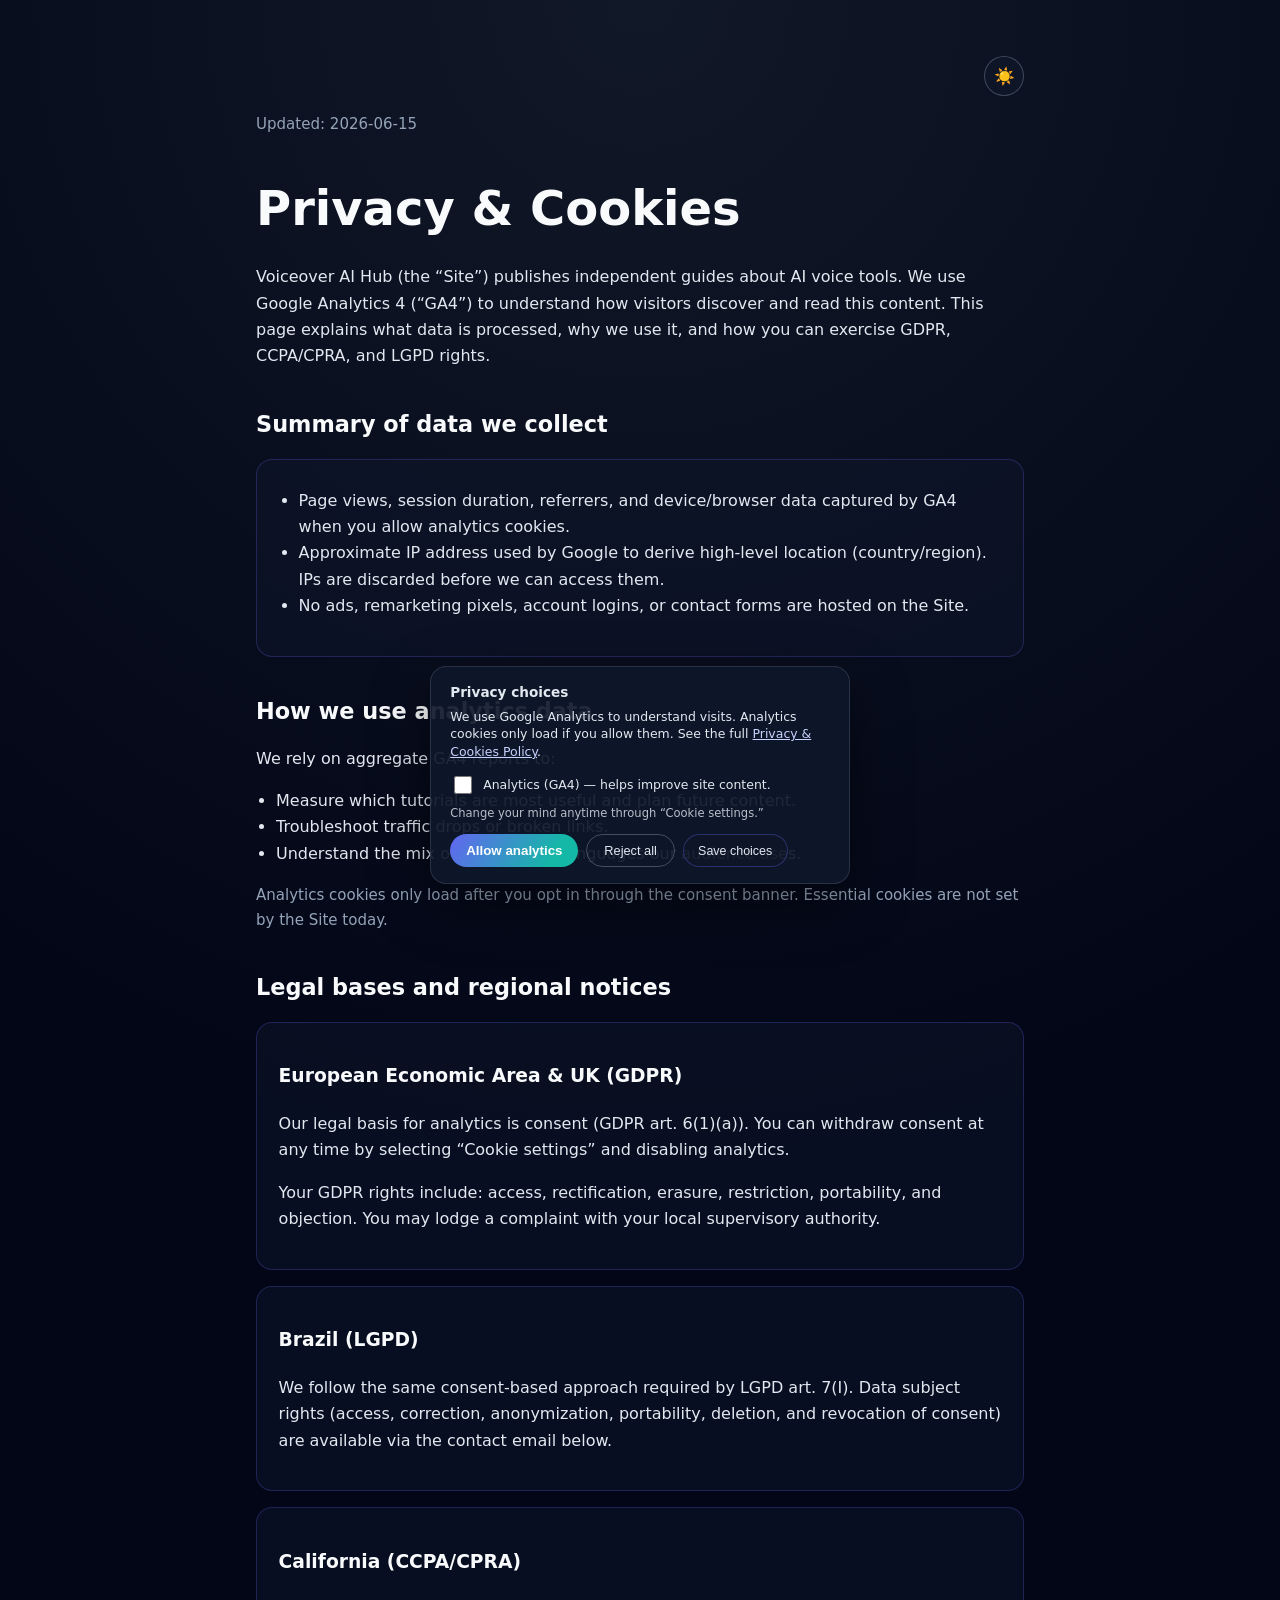
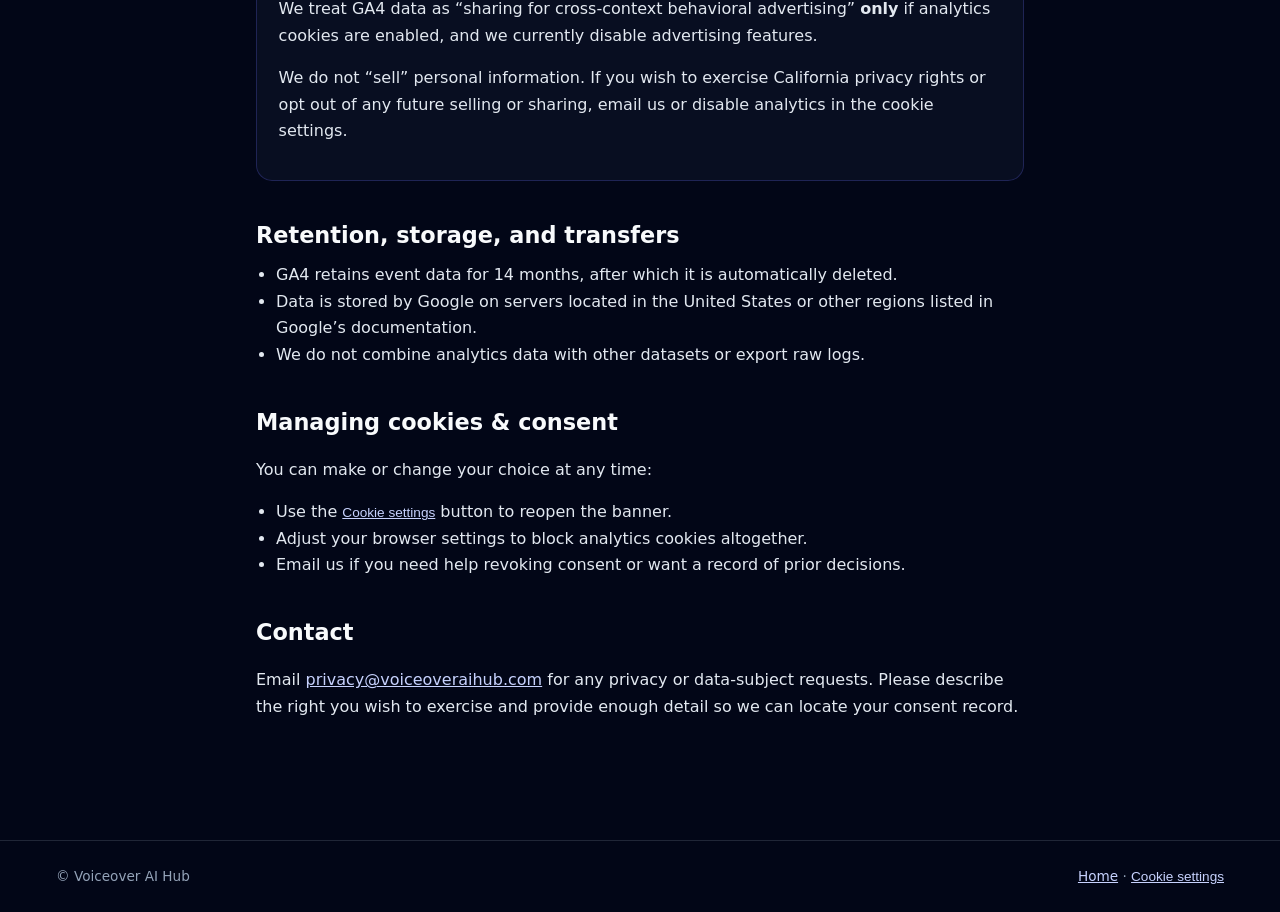
<file: privacy.html>
<!DOCTYPE html>
<html lang="en">
<head>
  <meta charset="UTF-8" />
  <meta name="viewport" content="width=device-width, initial-scale=1" />
  <link rel="apple-touch-icon" sizes="180x180" href="/favicons/apple-touch-icon.png" />
  <link rel="icon" type="image/x-icon" sizes="any" href="/favicon.ico" />
  <link rel="shortcut icon" href="/favicon.ico" />
  <link rel="icon" type="image/png" sizes="48x48" href="/favicons/favicon-48x48.png" />
  <link rel="icon" type="image/png" sizes="32x32" href="/favicons/favicon-32x32.png" />
  <link rel="icon" type="image/png" sizes="16x16" href="/favicons/favicon-16x16.png" />
  <link rel="manifest" href="/site.webmanifest" />
  <meta name="theme-color" content="#0f172a" />
  <title>Privacy & Cookies | Voiceover AI Hub</title>
  <meta name="description" content="Learn how Voiceover AI Hub uses Google Analytics data, what cookies are set, and how to manage your privacy choices across regions." />
  <link rel="canonical" href="https://voiceoveraihub.com/privacy.html" />
  <meta property="og:title" content="Privacy & Cookies | Voiceover AI Hub" />
  <meta property="og:description" content="Learn how Voiceover AI Hub uses Google Analytics data, what cookies are set, and how to manage your privacy choices across regions." />
  <meta property="og:type" content="website" />
  <meta property="og:url" content="https://voiceoveraihub.com/privacy.html" />
  <meta property="og:image" content="https://voiceoveraihub.com/favicons/favicon.jpg" />
  <meta property="og:image:alt" content="Voiceover AI Hub logo" />
  <meta property="og:locale" content="en_US" />
  <meta name="twitter:card" content="summary" />
  <meta name="twitter:title" content="Privacy & Cookies | Voiceover AI Hub" />
  <meta name="twitter:description" content="Learn how Voiceover AI Hub uses Google Analytics data, what cookies are set, and how to manage your privacy choices across regions." />
  <meta name="twitter:image" content="https://voiceoveraihub.com/favicons/favicon.jpg" />
  <style>
    :root {
      --bg: #0f172a;
      --text: #f8fafc;
      --muted: #94a3b8;
      --primary: #6366f1;
      --accent: #14b8a6;
    }
    * { box-sizing: border-box; }
    body {
      margin: 0;
      background: radial-gradient(circle at top, #111827 0%, #020617 45%, #020617 100%);
      color: var(--text);
      font-family: system-ui, -apple-system, BlinkMacSystemFont, "Segoe UI", sans-serif;
      line-height: 1.65;
      overflow-x: hidden;
    }
    main {
      max-width: 880px;
      margin: 0 auto;
      padding: clamp(1.5rem, 5vw, 3.5rem);
    }
    h1 {
      font-size: clamp(2rem, 4vw, 3rem);
      margin-bottom: .35rem;
    }
    h2 {
      font-size: 1.4rem;
      margin-top: 2.25rem;
      margin-bottom: .35rem;
    }
    h1,
    h2,
    h3,
    p,
    li,
    ul,
    .card {
      overflow-wrap: anywhere;
      word-break: break-word;
    }
    .utility-row {
      display: flex;
      justify-content: flex-end;
      align-items: center;
      gap: .5rem;
      margin-bottom: 1rem;
    }
    .theme-toggle {
      width: 40px;
      height: 40px;
      padding: 0;
      display: inline-flex;
      align-items: center;
      justify-content: center;
      font-size: 1.05rem;
      color: #e2e8f0;
      text-decoration: none;
      border-radius: 999px;
      border: 1px solid rgba(148, 163, 184, 0.35);
      background: rgba(15, 23, 42, 0.65);
      cursor: pointer;
      transition: border-color 0.1s ease, color 0.1s ease, box-shadow 0.1s ease, background 0.1s ease;
    }
    .theme-toggle:hover {
      border-color: var(--accent);
      color: var(--accent);
      box-shadow: 0 0 0 1px rgba(56, 189, 248, 0.35);
    }
    p, li {
      color: #e2e8f0;
      font-size: 1rem;
    }
    .muted { color: var(--muted); font-size: .94rem; }
    .card {
      background: rgba(15, 23, 42, 0.55);
      border: 1px solid rgba(99, 102, 241, 0.25);
      border-radius: 1rem;
      padding: 1.25rem 1.35rem;
      margin-top: 1rem;
      min-width: 0;
      max-width: 100%;
    }
    ul {
      margin-top: .5rem;
      padding-left: 1.25rem;
    }
    a {
      color: #c7d2fe;
      overflow-wrap: anywhere;
      word-break: break-word;
    }
    footer {
      border-top: 1px solid rgba(148, 163, 184, 0.2);
      margin-top: 3rem;
      padding: 1.5rem clamp(1.5rem, 5vw, 3.5rem);
      font-size: .85rem;
      color: var(--muted);
      display: flex;
      gap: .75rem;
      flex-wrap: wrap;
      justify-content: space-between;
      align-items: center;
    }
    .link-btn {
      background: none;
      border: none;
      color: #c7d2fe;
      cursor: pointer;
      font-size: .85rem;
      padding: 0;
      text-decoration: underline;
    }
    .consent-banner {
      position: fixed;
      bottom: 1rem;
      right: auto;
      left: 50%;
      width: min(420px, calc(100vw - 2rem));
      max-width: 420px;
      margin: 0 auto;
      transform: translateX(-50%);
      background: rgba(15, 23, 42, 0.92);
      border: 1px solid rgba(148, 163, 184, 0.2);
      border-radius: 1rem;
      padding: 1rem 1.2rem;
      color: #e2e8f0;
      font-size: .85rem;
      line-height: 1.4;
      box-shadow: 0 20px 60px rgba(0, 0, 0, 0.45);
      z-index: 100;
      max-width: calc(100vw - 2rem);
    }
    .consent-actions {
      margin-top: .85rem;
      display: flex;
      gap: .5rem;
      flex-wrap: wrap;
    }
    .consent-copy { margin-top: .35rem; font-size: .78rem; }
    .consent-toggle {
      margin-top: .75rem;
      display: flex;
      gap: .5rem;
      align-items: center;
      font-size: .78rem;
    }
    .consent-toggle input {
      width: 18px;
      height: 18px;
      accent-color: var(--primary);
    }
    .consent-note {
      margin-top: .5rem;
      font-size: .72rem;
      color: rgba(226, 232, 240, 0.8);
    }
    .btn-primary {
      background: linear-gradient(120deg, #6366f1 0%, #14b8a6 80%);
      color: #fff;
      border: none;
      border-radius: 9999px;
      padding: .55rem 1rem;
      font-weight: 600;
      cursor: pointer;
    }
    .btn-ghost {
      background: transparent;
      border: 1px solid rgba(148, 163, 184, 0.4);
      color: #e2e8f0;
      border-radius: 9999px;
      padding: .45rem 1.05rem;
      font-size: .8rem;
      cursor: pointer;
    }
    .btn-secondary,
    .btn-outline {
      background: rgba(15, 23, 42, 0.3);
      border: 1px solid rgba(99, 102, 241, 0.35);
      border-radius: 9999px;
      color: #e2e8f0;
      padding: .45rem .9rem;
      font-size: .78rem;
      cursor: pointer;
    }
    body.theme-light {
      --text: #0f172a;
      --muted: #475569;
      background: radial-gradient(circle at top, #e2e8f0 0%, #ffffff 55%, #f8fafc 100%);
      color: var(--text);
    }
    body.theme-light p,
    body.theme-light li {
      color: #0f172a;
    }
    body.theme-light .muted {
      color: var(--muted);
    }
    body.theme-light .card {
      background: linear-gradient(145deg, #ffffff, #f8fafc);
      border: 1px solid #d6deea;
      color: #0f172a;
    }
    body.theme-light a {
      color: #0ea5e9;
    }
    body.theme-light footer {
      border-top: 1px solid #d6deea;
      color: #475569;
    }
    body.theme-light .btn-secondary,
    body.theme-light .btn-outline {
      background: #f1f5f9;
      border: 1px solid #cbd5e1;
      color: #0f172a;
    }
    body.theme-light .btn-ghost {
      border: 1px solid #cbd5e1;
      color: #0f172a;
    }
    body.theme-light .link-btn {
      color: #0ea5e9;
    }
    body.theme-light .consent-banner {
      background: rgba(255, 255, 255, 0.96);
      border: 1px solid #d6deea;
      color: #0f172a;
      box-shadow: 0 20px 50px rgba(15, 23, 42, 0.12);
    }
    body.theme-light .consent-note {
      color: #475569;
    }
    body.theme-light .consent-toggle input {
      accent-color: #0ea5e9;
    }
    body.theme-light .btn-primary {
      box-shadow: 0 8px 18px rgba(14, 165, 233, 0.2);
    }
    body.theme-light .btn-secondary,
    body.theme-light .btn-outline,
    body.theme-light .btn-ghost {
      background: #f8fafc;
    }
    body.theme-light .theme-toggle {
      color: #0f172a;
      border: 1px solid #cbd5e1;
      background: #f8fafc;
    }
    body.theme-light .theme-toggle:hover {
      color: #0ea5e9;
      border-color: #0ea5e9;
      box-shadow: 0 0 0 1px rgba(14, 165, 233, 0.35);
    }
    @media (max-width: 540px) {
      main {
        padding: clamp(1.25rem, 5vw, 1.5rem);
      }
      .card {
        padding: 1rem;
      }
      ul {
        padding-left: 1rem;
      }
      .consent-banner {
        left: 50%;
        right: auto;
        width: calc(100vw - 1.5rem);
        max-width: calc(100vw - 1.5rem);
      }
    }
  </style>
</head>
<body>
  <main>
    <div class="utility-row">
      <button type="button" class="theme-toggle" id="themeToggle" aria-pressed="false" aria-label="Light theme" title="Light theme">☀️</button>
    </div>
    <header>
      <p class="muted">Updated: 2026-06-15</p>
      <h1>Privacy & Cookies</h1>
      <p>
        Voiceover AI Hub (the “Site”) publishes independent guides about AI voice tools.
        We use Google Analytics 4 (“GA4”) to understand how visitors discover and read this content.
        This page explains what data is processed, why we use it, and how you can exercise GDPR, CCPA/CPRA,
        and LGPD rights.
      </p>
    </header>

    <section>
      <h2>Summary of data we collect</h2>
      <div class="card">
        <ul>
          <li>Page views, session duration, referrers, and device/browser data captured by GA4 when you allow analytics cookies.</li>
          <li>Approximate IP address used by Google to derive high-level location (country/region). IPs are discarded before we can access them.</li>
          <li>No ads, remarketing pixels, account logins, or contact forms are hosted on the Site.</li>
        </ul>
      </div>
    </section>

    <section>
      <h2>How we use analytics data</h2>
      <p>We rely on aggregate GA4 reports to:</p>
      <ul>
        <li>Measure which tutorials are most useful and plan future content.</li>
        <li>Troubleshoot traffic drops or broken links.</li>
        <li>Understand the mix of devices and languages our audience uses.</li>
      </ul>
      <p class="muted">
        Analytics cookies only load after you opt in through the consent banner. Essential cookies are not set by the Site today.
      </p>
    </section>

    <section>
      <h2>Legal bases and regional notices</h2>
      <div class="card">
        <h3>European Economic Area & UK (GDPR)</h3>
        <p>Our legal basis for analytics is consent (GDPR art. 6(1)(a)). You can withdraw consent at any time by selecting “Cookie settings” and disabling analytics.</p>
        <p>Your GDPR rights include: access, rectification, erasure, restriction, portability, and objection. You may lodge a complaint with your local supervisory authority.</p>
      </div>
      <div class="card">
        <h3>Brazil (LGPD)</h3>
        <p>We follow the same consent-based approach required by LGPD art. 7(I). Data subject rights (access, correction, anonymization, portability, deletion, and revocation of consent) are available via the contact email below.</p>
      </div>
      <div class="card">
        <h3>California (CCPA/CPRA)</h3>
        <p>We treat GA4 data as “sharing for cross-context behavioral advertising” <strong>only</strong> if analytics cookies are enabled, and we currently disable advertising features.</p>
        <p>We do not “sell” personal information. If you wish to exercise California privacy rights or opt out of any future selling or sharing, email us or disable analytics in the cookie settings.</p>
      </div>
    </section>

    <section>
      <h2>Retention, storage, and transfers</h2>
      <ul>
        <li>GA4 retains event data for 14 months, after which it is automatically deleted.</li>
        <li>Data is stored by Google on servers located in the United States or other regions listed in Google’s documentation.</li>
        <li>We do not combine analytics data with other datasets or export raw logs.</li>
      </ul>
    </section>

    <section>
      <h2>Managing cookies & consent</h2>
      <p>
        You can make or change your choice at any time:
      </p>
      <ul>
        <li>Use the <button class="link-btn" data-consent-open>Cookie settings</button> button to reopen the banner.</li>
        <li>Adjust your browser settings to block analytics cookies altogether.</li>
        <li>Email us if you need help revoking consent or want a record of prior decisions.</li>
      </ul>
    </section>

    <section>
      <h2>Contact</h2>
      <p>
        Email <a href="mailto:privacy@voiceoveraihub.com">privacy@voiceoveraihub.com</a> for any privacy or data-subject requests.
        Please describe the right you wish to exercise and provide enough detail so we can locate your consent record.
      </p>
    </section>
  </main>

  <footer>
    <span>© Voiceover AI Hub</span>
    <span>
      <a href="/">Home</a> ·
      <button class="link-btn" data-consent-open type="button">Cookie settings</button>
    </span>
  </footer>

  <div class="consent-banner" data-consent-banner hidden aria-hidden="true">
    <strong>Privacy choices</strong>
    <p class="consent-copy">
      We use Google Analytics to understand visits. Analytics cookies only load if you allow them. See the full
      <a href="/privacy.html">Privacy & Cookies Policy</a>.
    </p>
    <label class="consent-toggle">
      <input type="checkbox" data-consent-toggle />
      <span>Analytics (GA4) — helps improve site content.</span>
    </label>
    <p class="consent-note">Change your mind anytime through “Cookie settings.”</p>
    <div class="consent-actions">
      <button class="btn-primary" type="button" data-consent-accept>Allow analytics</button>
      <button class="btn-ghost" type="button" data-consent-reject>Reject all</button>
      <button class="btn-outline" type="button" data-consent-save>Save choices</button>
    </div>
  </div>

  <script defer src="/consent.js"></script>
  <script>
    (function () {
      const THEME_KEY = "voaih_theme";
      const THEME_LABELS = { light: "Dark theme", dark: "Light theme" };
      const THEME_ICONS = { light: "🌙", dark: "☀️" };
      const toggle = document.getElementById("themeToggle");

      function applyTheme(theme) {
        const isLight = theme === "light";
        document.body.classList.toggle("theme-light", isLight);
        if (toggle) {
          const label = isLight ? THEME_LABELS.light : THEME_LABELS.dark;
          const icon = isLight ? THEME_ICONS.light : THEME_ICONS.dark;
          toggle.textContent = icon;
          toggle.setAttribute("aria-pressed", isLight ? "true" : "false");
          toggle.setAttribute("aria-label", label);
          toggle.title = label;
        }
        try {
          localStorage.setItem(THEME_KEY, isLight ? "light" : "dark");
        } catch (err) {
          // Ignore storage issues
        }
      }

      function hydrateTheme() {
        try {
          const saved = localStorage.getItem(THEME_KEY);
          if (saved === "light" || saved === "dark") {
            applyTheme(saved);
            return;
          }
        } catch (err) {
          // Ignore storage issues
        }
        applyTheme("dark");
      }

      if (toggle) {
        toggle.addEventListener("click", function () {
          const next = document.body.classList.contains("theme-light") ? "dark" : "light";
          applyTheme(next);
        });
      }

      hydrateTheme();
    })();
  </script>
</body>
</html>
</file>
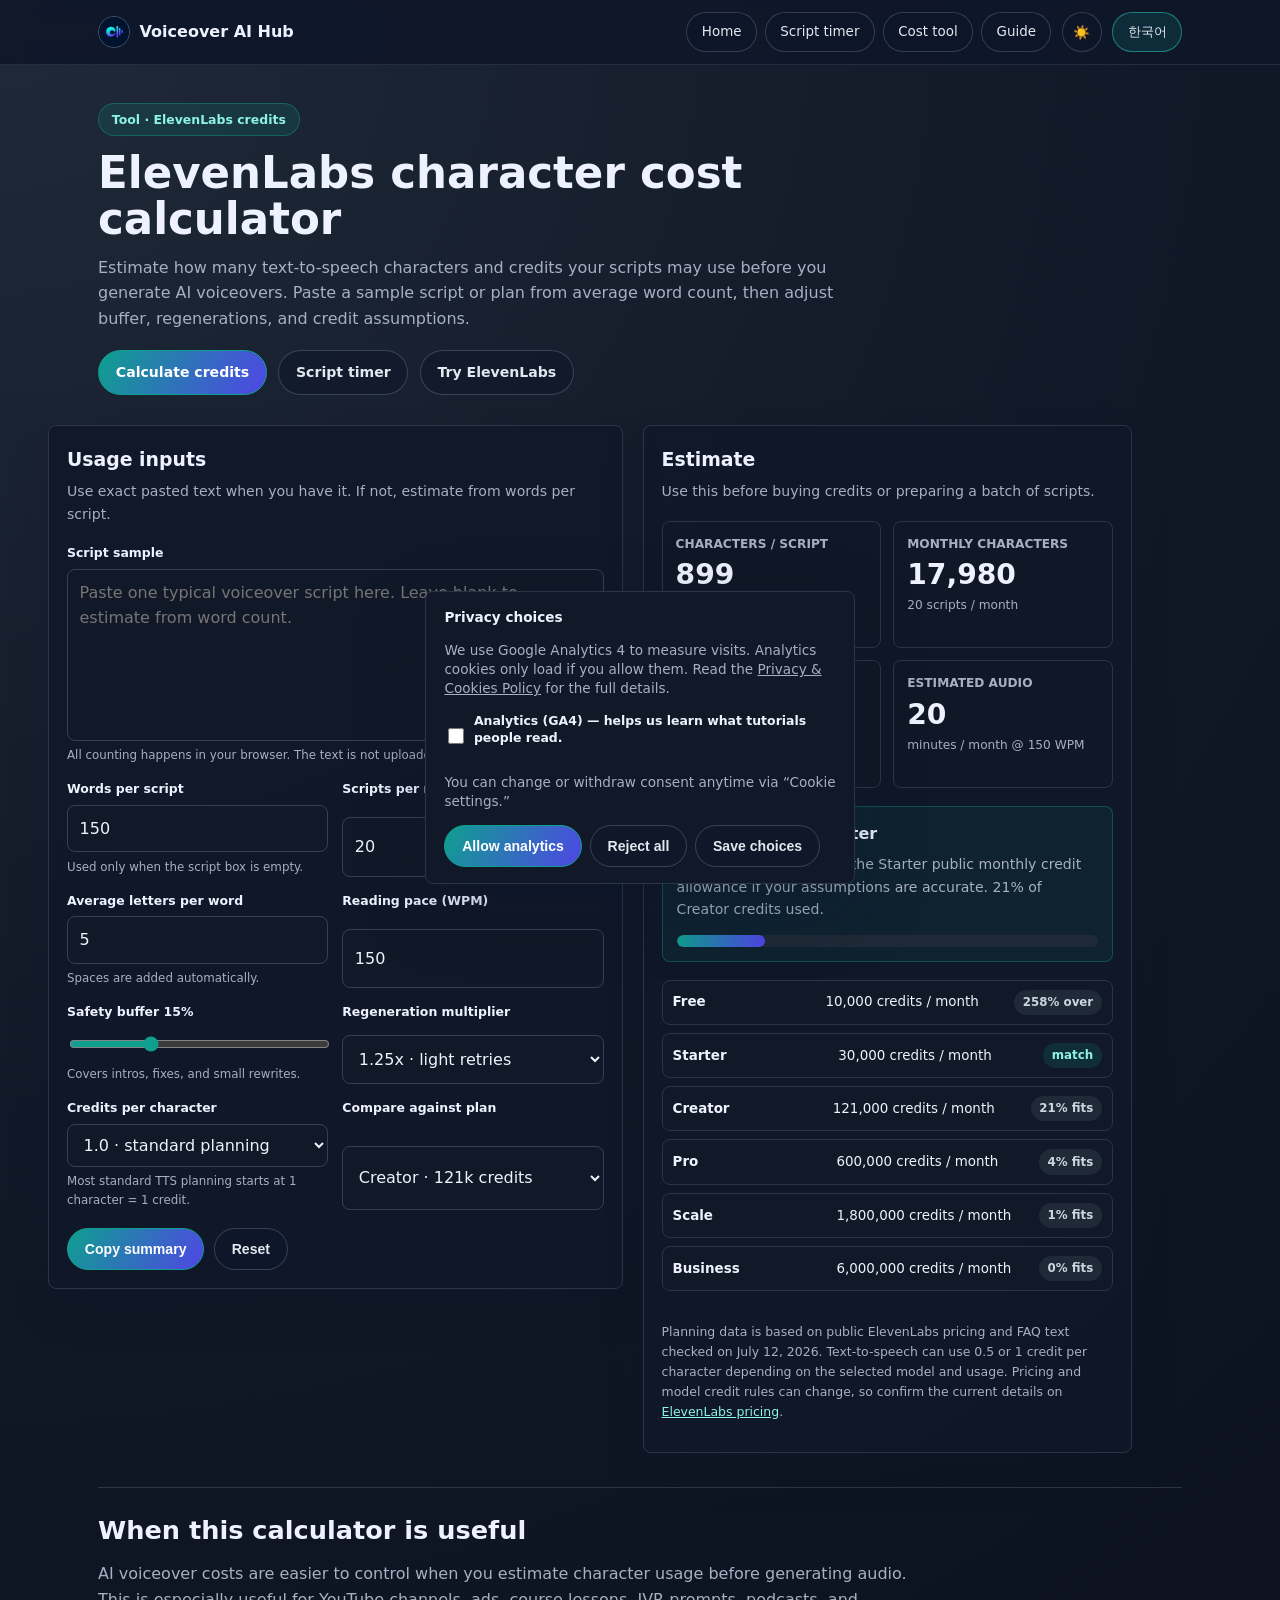
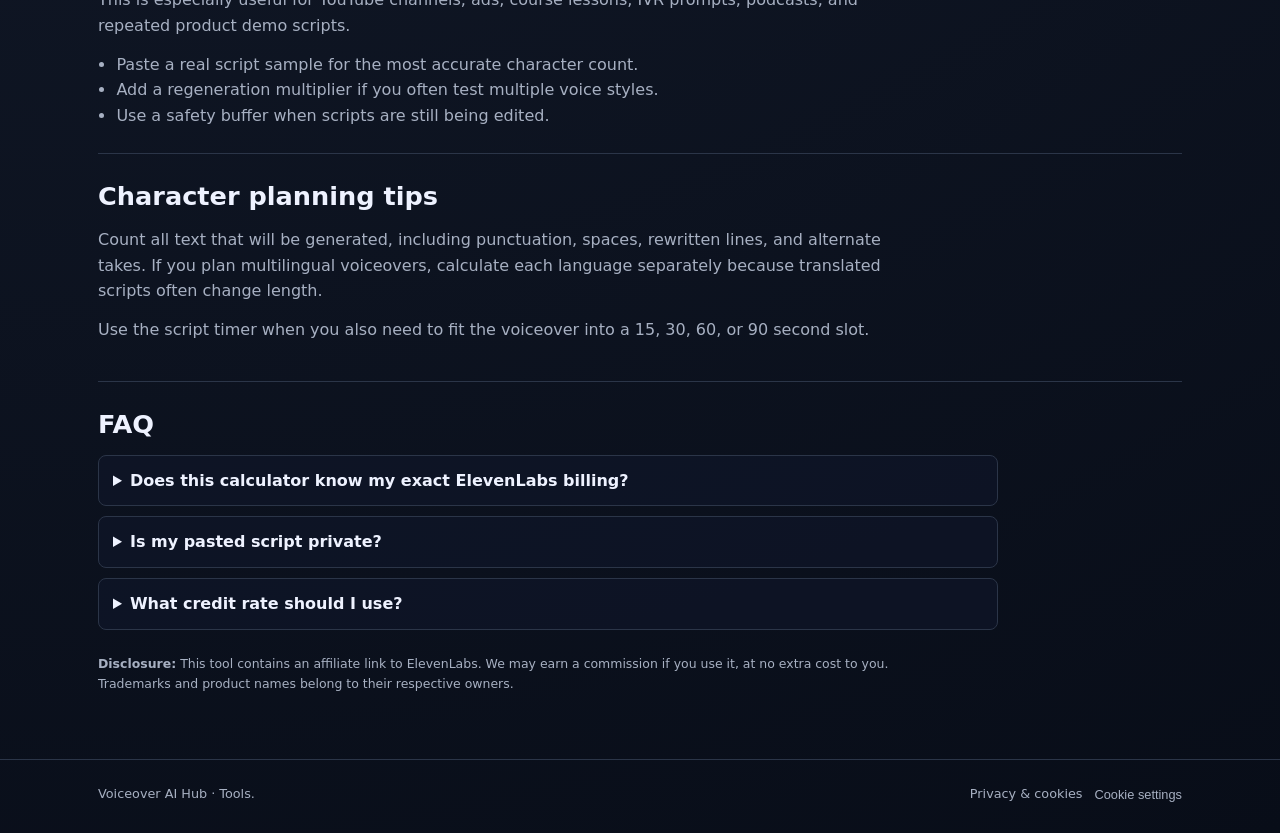
<file: tools/character_cost/character_cost.html>
<!DOCTYPE html>
<html lang="en">
<head>
  <meta charset="UTF-8" />
  <meta name="viewport" content="width=device-width, initial-scale=1" />
  <title>ElevenLabs Character Cost Calculator | Voiceover AI Hub</title>
  <meta name="description" content="Estimate ElevenLabs text-to-speech characters, monthly credits, audio minutes, and plan fit before generating AI voiceovers." />
  <meta name="robots" content="index,follow" />
  <link rel="apple-touch-icon" sizes="180x180" href="/favicons/apple-touch-icon.png" />
  <link rel="icon" type="image/x-icon" sizes="any" href="/favicon.ico" />
  <link rel="shortcut icon" href="/favicon.ico" />
  <link rel="icon" type="image/png" sizes="48x48" href="/favicons/favicon-48x48.png" />
  <link rel="icon" type="image/png" sizes="32x32" href="/favicons/favicon-32x32.png" />
  <link rel="icon" type="image/png" sizes="16x16" href="/favicons/favicon-16x16.png" />
  <link rel="manifest" href="/site.webmanifest" />
  <meta name="theme-color" content="#0f172a" />
  <link rel="canonical" href="https://voiceoveraihub.com/tools/character_cost/character_cost.html" />
  <link rel="alternate" hreflang="en" href="https://voiceoveraihub.com/tools/character_cost/character_cost.html" />
  <link rel="alternate" hreflang="ko" href="https://voiceoveraihub.com/ko/tools/character_cost/character_cost.html" />
  <link rel="alternate" hreflang="x-default" href="https://voiceoveraihub.com/tools/character_cost/character_cost.html" />
  <meta property="og:title" content="ElevenLabs Character Cost Calculator | Voiceover AI Hub" />
  <meta property="og:description" content="Estimate text-to-speech characters, monthly credits, audio minutes, and plan fit before creating AI voiceovers." />
  <meta property="og:type" content="website" />
  <meta property="og:url" content="https://voiceoveraihub.com/tools/character_cost/character_cost.html" />
  <meta property="og:image" content="https://voiceoveraihub.com/favicons/favicon.jpg" />
  <meta property="og:image:alt" content="Voiceover AI Hub logo" />
  <meta property="og:locale" content="en_US" />
  <meta property="og:locale:alternate" content="ko_KR" />
  <meta name="twitter:card" content="summary" />
  <meta name="twitter:title" content="ElevenLabs Character Cost Calculator | Voiceover AI Hub" />
  <meta name="twitter:description" content="Estimate text-to-speech characters, monthly credits, audio minutes, and plan fit before creating AI voiceovers." />
  <meta name="twitter:image" content="https://voiceoveraihub.com/favicons/favicon.jpg" />
  <link rel="stylesheet" href="/tools/character_cost/character_cost.css?v=20260616-2" />

  <script type="application/ld+json">
  {
    "@context": "https://schema.org",
    "@type": "WebApplication",
    "name": "ElevenLabs Character Cost Calculator",
    "url": "https://voiceoveraihub.com/tools/character_cost/character_cost.html",
    "applicationCategory": "MultimediaApplication",
    "operatingSystem": "Any",
    "description": "A browser-based calculator for estimating ElevenLabs text-to-speech characters, credits, audio minutes, and plan fit.",
    "offers": {
      "@type": "Offer",
      "price": "0",
      "priceCurrency": "USD"
    },
    "inLanguage": "en"
  }
  </script>
  <script type="application/ld+json">
  {
    "@context": "https://schema.org",
    "@type": "FAQPage",
    "mainEntity": [
      {
        "@type": "Question",
        "name": "How does this ElevenLabs character calculator work?",
        "acceptedAnswer": {
          "@type": "Answer",
          "text": "It counts pasted text or estimates characters from words, multiplies by scripts per month, then applies buffer, regeneration, and credit-per-character assumptions."
        }
      },
      {
        "@type": "Question",
        "name": "Does this tool call the ElevenLabs API?",
        "acceptedAnswer": {
          "@type": "Answer",
          "text": "No. The calculator runs entirely in the browser and does not send script text to a server or API."
        }
      },
      {
        "@type": "Question",
        "name": "Are the plan estimates exact?",
        "acceptedAnswer": {
          "@type": "Answer",
          "text": "No. They are planning estimates based on public credit allowances and editable assumptions. Always confirm current pricing and credit behavior on ElevenLabs before buying."
        }
      }
    ]
  }
  </script>
</head>
<body>
<header class="site-header">
  <div class="page-shell">
    <div class="site-bar">
      <a href="/" class="brand" aria-label="Voiceover AI Hub">
        <img src="/favicons/favicon-48x48.png" alt="Voiceover AI Hub logo" />
        <span>Voiceover AI Hub</span>
      </a>
      <nav class="site-nav" aria-label="Primary navigation">
        <a href="/">Home</a>
        <a href="/tools/script_length/script_length.html">Script timer</a>
        <a href="#calculator">Cost tool</a>
        <a href="#guide">Guide</a>
      </nav>
      <button type="button" class="theme-toggle" id="themeToggle" aria-pressed="true" aria-label="Dark theme" title="Dark theme">🌙</button>
      <a class="lang-link" href="/ko/tools/character_cost/character_cost.html" hreflang="ko">한국어</a>
    </div>
  </div>
</header>

<main>
  <section class="page-shell hero">
    <span class="kicker">Tool · ElevenLabs credits</span>
    <h1>ElevenLabs character cost calculator</h1>
    <p>
      Estimate how many text-to-speech characters and credits your scripts may use before you generate AI voiceovers. Paste a sample script or plan from average word count, then adjust buffer, regenerations, and credit assumptions.
    </p>
    <div class="hero-actions">
      <a class="btn-primary" href="#calculator">Calculate credits</a>
      <a class="btn-secondary" href="/tools/script_length/script_length.html">Script timer</a>
      <a class="btn-secondary" href="https://try.elevenlabs.io/5cfx02tsbxm9" target="_blank" rel="noopener noreferrer sponsored">Try ElevenLabs</a>
    </div>
  </section>

  <div class="page-shell tool-layout" id="calculator">
    <section class="panel" aria-labelledby="inputsTitle">
      <div class="panel-header">
        <h2 id="inputsTitle">Usage inputs</h2>
        <p>Use exact pasted text when you have it. If not, estimate from words per script.</p>
      </div>
      <div class="form-grid">
        <div class="field full">
          <label for="scriptText">Script sample</label>
          <textarea id="scriptText" maxlength="40000" placeholder="Paste one typical voiceover script here. Leave blank to estimate from word count."></textarea>
          <span class="hint">All counting happens in your browser. The text is not uploaded.</span>
        </div>
        <div class="field">
          <label for="wordsPerScript">Words per script</label>
          <input id="wordsPerScript" type="number" min="0" step="1" value="150" />
          <span class="hint">Used only when the script box is empty.</span>
        </div>
        <div class="field">
          <label for="scriptsPerMonth">Scripts per month</label>
          <input id="scriptsPerMonth" type="number" min="0" step="1" value="20" />
        </div>
        <div class="field">
          <label for="avgCharsPerWord">Average letters per word</label>
          <input id="avgCharsPerWord" type="number" min="1" max="15" step="0.1" value="5" />
          <span class="hint">Spaces are added automatically.</span>
        </div>
        <div class="field">
          <label for="wpm">Reading pace (WPM)</label>
          <input id="wpm" type="number" min="60" max="260" step="5" value="150" />
        </div>
        <div class="field">
          <label for="bufferPercent">Safety buffer <span id="bufferValue">15%</span></label>
          <input id="bufferPercent" type="range" min="0" max="50" step="5" value="15" />
          <span class="hint">Covers intros, fixes, and small rewrites.</span>
        </div>
        <div class="field">
          <label for="generationMultiplier">Regeneration multiplier</label>
          <select id="generationMultiplier">
            <option value="1">1.0x · final only</option>
            <option value="1.25" selected>1.25x · light retries</option>
            <option value="1.5">1.5x · normal iteration</option>
            <option value="2">2.0x · heavy testing</option>
          </select>
        </div>
        <div class="field">
          <label for="creditRate">Credits per character</label>
          <select id="creditRate">
            <option value="1" selected>1.0 · standard planning</option>
            <option value="0.5">0.5 · Flash/Turbo planning assumption</option>
            <option value="custom">Custom</option>
          </select>
          <span class="hint">Most standard TTS planning starts at 1 character = 1 credit.</span>
        </div>
        <div class="field">
          <label for="customCreditRate">Custom credits per character</label>
          <input id="customCreditRate" type="number" min="0.05" step="0.05" value="1" />
        </div>
        <div class="field">
          <label for="planSelect">Compare against plan</label>
          <select id="planSelect">
            <option value="free">Free · 10k credits</option>
            <option value="starter">Starter · 30k credits</option>
            <option value="creator" selected>Creator · 121k credits</option>
            <option value="pro">Pro · 600k credits</option>
            <option value="scale">Scale · 1.8M credits</option>
            <option value="business">Business · 6M credits</option>
            <option value="custom">Custom monthly credits</option>
          </select>
        </div>
        <div class="field">
          <label for="customPlanCredits">Custom monthly credits</label>
          <input id="customPlanCredits" type="number" min="1" step="1000" value="100000" />
        </div>
      </div>
      <div class="controls-row">
        <button class="btn-primary" type="button" id="copyButton">Copy summary</button>
        <button class="btn-ghost" type="button" id="resetButton">Reset</button>
        <span class="hint" id="copyFeedback" aria-live="polite"></span>
      </div>
    </section>

    <aside class="panel" aria-labelledby="resultsTitle">
      <div class="panel-header">
        <h2 id="resultsTitle">Estimate</h2>
        <p>Use this before buying credits or preparing a batch of scripts.</p>
      </div>
      <div class="results-grid">
        <div class="metric">
          <span>Characters / script</span>
          <strong id="charactersPerScript">0</strong>
          <small id="charactersDetail">Based on pasted text</small>
        </div>
        <div class="metric">
          <span>Monthly characters</span>
          <strong id="monthlyCharacters">0</strong>
          <small id="monthlyDetail">scripts / month</small>
        </div>
        <div class="metric">
          <span>Estimated credits</span>
          <strong id="estimatedCredits">0</strong>
          <small id="creditsDetail">includes buffer and regenerations</small>
        </div>
        <div class="metric">
          <span>Estimated audio</span>
          <strong id="estimatedAudio">0</strong>
          <small id="audioDetail">minutes / month</small>
        </div>
      </div>
      <div class="recommendation" id="recommendation">
        <h3 id="recommendationTitle">Plan estimate</h3>
        <p id="recommendationText">Enter usage to see a plan estimate.</p>
        <div class="usage-bar" aria-hidden="true">
          <div class="usage-fill" id="usageFill"></div>
        </div>
      </div>
      <div class="plan-list" id="planRows" aria-label="Public credit allowance comparison"></div>
      <p class="source-note">
        Planning data is based on public ElevenLabs pricing and FAQ text checked on July 12, 2026. Text-to-speech can use 0.5 or 1 credit per character depending on the selected model and usage. Pricing and model credit rules can change, so confirm the current details on
        <a href="https://elevenlabs.io/pricing" target="_blank" rel="noopener noreferrer">ElevenLabs pricing</a>.
      </p>
    </aside>
  </div>

  <div class="page-shell guide" id="guide">
    <section>
      <h2>When this calculator is useful</h2>
      <p>
        AI voiceover costs are easier to control when you estimate character usage before generating audio. This is especially useful for YouTube channels, ads, course lessons, IVR prompts, podcasts, and repeated product demo scripts.
      </p>
      <ul>
        <li>Paste a real script sample for the most accurate character count.</li>
        <li>Add a regeneration multiplier if you often test multiple voice styles.</li>
        <li>Use a safety buffer when scripts are still being edited.</li>
      </ul>
    </section>
    <section>
      <h2>Character planning tips</h2>
      <p>
        Count all text that will be generated, including punctuation, spaces, rewritten lines, and alternate takes. If you plan multilingual voiceovers, calculate each language separately because translated scripts often change length.
      </p>
      <p>
        Use the script timer when you also need to fit the voiceover into a 15, 30, 60, or 90 second slot.
      </p>
    </section>
    <section id="faq">
      <h2>FAQ</h2>
      <div class="faq-list">
        <details>
          <summary>Does this calculator know my exact ElevenLabs billing?</summary>
          <p>No. It is an estimate based on public credit allowances and the assumptions you choose. Your actual usage can vary by model, product, API setting, and billing changes.</p>
        </details>
        <details>
          <summary>Is my pasted script private?</summary>
          <p>Yes. This tool runs in the browser and does not send your script text to Voiceover AI Hub, ElevenLabs, or another API.</p>
        </details>
        <details>
          <summary>What credit rate should I use?</summary>
          <p>Use 1.0 credit per character for conservative standard TTS planning. Use a lower custom value only when you know your selected model or API path has discounted usage.</p>
        </details>
      </div>
    </section>
    <p class="disclosure-note" id="disclosure">
      <strong>Disclosure:</strong> This tool contains an affiliate link to ElevenLabs. We may earn a commission if you use it, at no extra cost to you. Trademarks and product names belong to their respective owners.
    </p>
  </div>
</main>

<footer class="site-footer">
  <div class="page-shell footer-bar">
    <span>Voiceover AI Hub · Tools.</span>
    <span class="footer-links">
      <a href="/privacy.html">Privacy & cookies</a>
      <button type="button" class="cookie-settings-link" data-consent-open>Cookie settings</button>
    </span>
  </div>
</footer>

<div class="consent-banner" data-consent-banner hidden aria-hidden="true">
  <strong>Privacy choices</strong>
  <p class="consent-copy">
    We use Google Analytics 4 to measure visits. Analytics cookies only load if you allow them. Read the
    <a href="/privacy.html">Privacy & Cookies Policy</a> for the full details.
  </p>
  <label class="consent-toggle">
    <input type="checkbox" data-consent-toggle />
    <span>Analytics (GA4) — helps us learn what tutorials people read.</span>
  </label>
  <p class="consent-note">You can change or withdraw consent anytime via “Cookie settings.”</p>
  <div class="consent-actions">
    <button class="btn-primary" type="button" data-consent-accept>Allow analytics</button>
    <button class="btn-ghost" type="button" data-consent-reject>Reject all</button>
    <button class="btn-outline" type="button" data-consent-save>Save choices</button>
  </div>
</div>
<script defer src="/consent.js"></script>
<script defer src="/tools/character_cost/character_cost.js"></script>
</body>
</html>
</file>
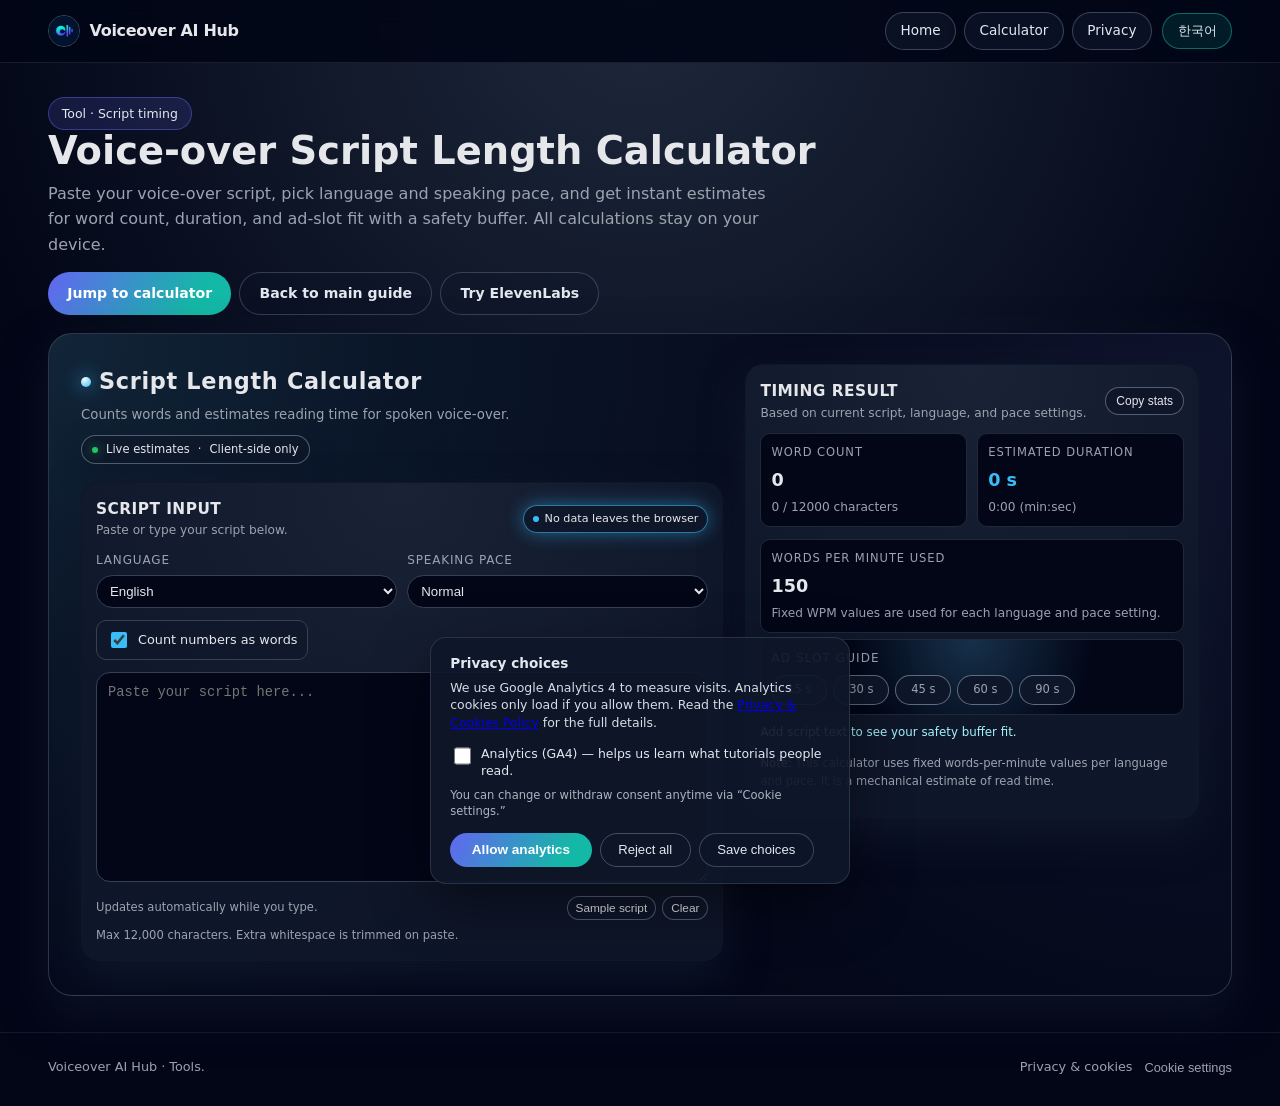
<file: tools/script_length/script_lenght.html>
<!DOCTYPE html>
<html lang="en">
<head>
  <meta charset="UTF-8">
  <title>Voice-over Script Length Calculator</title>
  <meta name="viewport" content="width=device-width, initial-scale=1">
  <meta name="description" content="Paste your voice-over script, pick language and speaking pace, and instantly see word counts, estimated read time, ad-slot fit, and safety buffer. 100% browser-based.">
  <meta name="robots" content="index,follow">
  <link rel="canonical" href="https://voiceoveraihub.com/tools/script_length/script_lenght.html" />
  <link rel="alternate" hreflang="en" href="https://voiceoveraihub.com/tools/script_length/script_lenght.html" />
  <link rel="alternate" hreflang="ko" href="https://voiceoveraihub.com/ko/tools/script_length/script_lenght.html" />
  <meta property="og:title" content="Voice-over Script Length Calculator | Voiceover AI Hub" />
  <meta property="og:description" content="Paste your script and get instant word counts, duration, ad-slot fit, and safety buffer. All calculations stay in your browser." />
  <meta property="og:type" content="website" />
  <meta property="og:url" content="https://voiceoveraihub.com/tools/script_length/script_lenght.html" />

  <style>
    :root {
      --bg: #0f172a;
      --bg-soft: #111827;
      --panel: #020617;
      --accent: #38bdf8;
      --accent-soft: rgba(56, 189, 248, 0.12);
      --accent-strong: rgba(56, 189, 248, 0.9);
      --text: #e5e7eb;
      --muted: #9ca3af;
      --border: #1f2937;
      --danger: #f97373;
      --radius-lg: 18px;
      --radius-sm: 10px;
      --shadow-soft: 0 18px 45px rgba(15, 23, 42, 0.7);
      --shadow-chip: 0 10px 25px rgba(15, 23, 42, 0.8);
    }

    * {
      box-sizing: border-box;
    }

    .sr-only {
      position: absolute;
      width: 1px;
      height: 1px;
      padding: 0;
      margin: -1px;
      overflow: hidden;
      clip: rect(0, 0, 0, 0);
      white-space: nowrap;
      border: 0;
    }

    body {
      margin: 0;
      min-height: 100vh;
      font-family: system-ui, -apple-system, BlinkMacSystemFont, "Segoe UI", sans-serif;
      background: radial-gradient(circle at top, #1e293b 0, #020617 55%);
      color: var(--text);
      line-height: 1.6;
    }

    .page-shell {
      width: 100%;
      max-width: 1280px;
      margin: 0 auto;
      padding: 0 clamp(1.25rem, 4vw, 3rem);
    }

    .site-header {
      position: sticky;
      top: 0;
      z-index: 20;
      background: rgba(2, 6, 23, 0.9);
      border-bottom: 1px solid rgba(148, 163, 184, 0.15);
      backdrop-filter: blur(12px);
    }

    .site-bar {
      display: flex;
      align-items: center;
      gap: 0.65rem;
      flex-wrap: wrap;
      padding: 0.75rem 0;
    }

    .brand {
      display: inline-flex;
      align-items: center;
      gap: 0.6rem;
      color: var(--text);
      font-weight: 700;
      letter-spacing: -0.02em;
      text-decoration: none;
    }

    .brand img {
      width: 32px;
      height: 32px;
      border-radius: 999px;
      border: 1px solid rgba(255, 255, 255, 0.25);
      object-fit: cover;
    }

    .site-nav {
      display: flex;
      gap: 0.5rem;
      align-items: center;
      flex-wrap: wrap;
      margin-left: auto;
    }

    .site-nav a {
      color: #e2e8f0;
      text-decoration: none;
      font-size: 0.85rem;
      padding: 0.45rem 0.9rem;
      border-radius: 999px;
      border: 1px solid rgba(148, 163, 184, 0.35);
      background: rgba(15, 23, 42, 0.65);
    }

    .site-nav a:hover {
      border-color: rgba(255, 255, 255, 0.35);
      color: #fff;
    }

    .lang-link {
      font-size: 0.8rem;
      color: #e2e8f0;
      text-decoration: none;
      padding: 0.4rem 0.9rem;
      border-radius: 999px;
      border: 1px solid rgba(20, 184, 166, 0.5);
      background: rgba(20, 184, 166, 0.12);
    }

    .lang-link:hover {
      color: #fff;
      border-color: rgba(20, 184, 166, 0.7);
    }

    .tool-hero {
      padding: 34px 0 18px;
      display: flex;
      flex-wrap: wrap;
      gap: 14px;
      align-items: flex-start;
    }

    .tool-hero h1 {
      margin: 0 0 0.5rem 0;
      font-size: clamp(2rem, 3vw, 2.6rem);
      line-height: 1.1;
    }

    .tool-hero p {
      margin: 0 0 0.9rem 0;
      color: var(--muted);
      max-width: 720px;
    }

    .pill {
      display: inline-flex;
      align-items: center;
      gap: 0.4rem;
      padding: 0.35rem 0.8rem;
      border-radius: 999px;
      border: 1px solid rgba(99, 102, 241, 0.45);
      color: #e2e8f0;
      background: rgba(99, 102, 241, 0.16);
      font-size: 0.78rem;
    }

    .hero-actions {
      display: flex;
      gap: 0.5rem;
      flex-wrap: wrap;
    }

    .hero-btn {
      display: inline-flex;
      align-items: center;
      gap: 0.45rem;
      padding: 0.6rem 1.2rem;
      border-radius: 999px;
      text-decoration: none;
      font-weight: 600;
      font-size: 0.88rem;
    }

    .hero-btn.primary {
      background: linear-gradient(120deg, #6366f1 0%, #14b8a6 80%);
      color: #fff;
      border: none;
    }

    .hero-btn.secondary {
      background: rgba(15, 23, 42, 0.25);
      color: #e2e8f0;
      border: 1px solid rgba(148, 163, 184, 0.3);
    }

    .site-footer {
      padding: 24px 0 28px;
      border-top: 1px solid rgba(148, 163, 184, 0.12);
      color: var(--muted);
      font-size: 0.8rem;
      margin-top: 36px;
    }

    .footer-bar {
      display: flex;
      justify-content: space-between;
      align-items: center;
      gap: 0.65rem;
      flex-wrap: wrap;
    }

    .footer-links {
      display: inline-flex;
      gap: 0.75rem;
      align-items: center;
    }

    .footer-links a,
    .footer-links button {
      color: var(--muted);
      text-decoration: none;
      background: none;
      border: none;
      cursor: pointer;
      font-size: 0.8rem;
      padding: 0;
    }

    .footer-links a:hover,
    .footer-links button:hover {
      text-decoration: underline;
      color: #e2e8f0;
    }

    .app {
      width: 100%;
      max-width: 1180px;
      background: radial-gradient(circle at top left, #0b1120 0, #020617 55%);
      border-radius: 24px;
      border: 1px solid rgba(148, 163, 184, 0.3);
      box-shadow: var(--shadow-soft);
      padding: 20px;
      position: relative;
      overflow: hidden;
      margin-bottom: 32px;
    }

    @media (min-width: 768px) {
      .app {
        padding: 24px 28px 28px;
      }
    }

    @media (min-width: 1280px) {
      .app {
        max-width: 1280px;
        padding: 30px 32px 34px;
      }
      .app-inner {
        grid-template-columns: minmax(0, 1.8fr) minmax(0, 1.2fr);
        gap: 26px;
      }
      .title {
        font-size: 1.55rem;
      }
      textarea {
        min-height: 240px;
        max-height: 480px;
      }
    }

    .app::before {
      content: "";
      position: absolute;
      inset: 0;
      background:
        radial-gradient(circle at 0 0, rgba(56, 189, 248, 0.18), transparent 55%),
        radial-gradient(circle at 100% 10%, rgba(129, 140, 248, 0.16), transparent 60%);
      mix-blend-mode: screen;
      pointer-events: none;
      opacity: 0.6;
    }

    .app-inner {
      position: relative;
      z-index: 1;
      display: grid;
      grid-template-columns: minmax(0, 1.7fr) minmax(0, 1.2fr);
      gap: 22px;
    }

    @media (max-width: 900px) {
      .app-inner {
        grid-template-columns: minmax(0, 1fr);
      }
    }

    .header {
      display: flex;
      flex-wrap: wrap;
      align-items: center;
      justify-content: space-between;
      margin-bottom: 18px;
      gap: 10px;
    }

    .title-group {
      display: flex;
      flex-direction: column;
      gap: 4px;
    }

    .title {
      font-size: 1.4rem;
      letter-spacing: 0.03em;
      font-weight: 650;
      display: inline-flex;
      align-items: center;
      gap: 8px;
    }

    .title span.logo-dot {
      width: 10px;
      height: 10px;
      border-radius: 999px;
      background: radial-gradient(circle at 30% 20%, #f9fafb, #38bdf8);
      box-shadow: 0 0 18px rgba(56, 189, 248, 0.95);
    }

    .subtitle {
      font-size: 0.83rem;
      color: var(--muted);
    }

    .chip-row {
      display: inline-flex;
      align-items: center;
      gap: 8px;
      background: rgba(15, 23, 42, 0.7);
      padding: 4px 10px;
      border-radius: 999px;
      border: 1px solid rgba(148, 163, 184, 0.5);
      box-shadow: var(--shadow-chip);
      font-size: 0.72rem;
      color: #e5e7eb;
    }

    .chip-dot {
      width: 6px;
      height: 6px;
      border-radius: 999px;
      background: #22c55e;
      box-shadow: 0 0 12px rgba(34, 197, 94, 0.9);
    }

    .badge {
      display: inline-flex;
      align-items: center;
      gap: 6px;
      font-size: 0.7rem;
      padding: 4px 9px;
      border-radius: 999px;
      background: rgba(15, 23, 42, 0.86);
      border: 1px solid rgba(56, 189, 248, 0.6);
      box-shadow: 0 0 18px rgba(56, 189, 248, 0.45);
      white-space: nowrap;
    }

    .badge-dot {
      width: 6px;
      height: 6px;
      border-radius: 999px;
      background: var(--accent);
    }

    .card {
      background: linear-gradient(145deg, rgba(15, 23, 42, 0.96), rgba(15, 23, 42, 0.94));
      border-radius: var(--radius-lg);
      border: 1px solid rgba(15, 23, 42, 1);
      box-shadow: 0 18px 40px rgba(15, 23, 42, 0.95);
      padding: 14px 14px 16px;
      position: relative;
      overflow: hidden;
    }

    .card::before {
      content: "";
      position: absolute;
      inset: 0;
      background: radial-gradient(circle at top, rgba(148, 163, 184, 0.09), transparent 65%);
      opacity: 0.9;
      pointer-events: none;
    }

    .card-inner {
      position: relative;
      z-index: 1;
    }

    .card-header {
      display: flex;
      justify-content: space-between;
      align-items: center;
      margin-bottom: 10px;
    }

    .card-title {
      font-size: 0.96rem;
      font-weight: 550;
      letter-spacing: 0.03em;
      text-transform: uppercase;
      color: #e5e7eb;
    }

    .card-caption {
      font-size: 0.76rem;
      color: var(--muted);
    }

    .field-group {
      display: flex;
      gap: 10px;
      margin-bottom: 12px;
      flex-wrap: wrap;
    }

    .field {
      flex: 1;
      min-width: 120px;
    }

    .label {
      display: block;
      font-size: 0.75rem;
      text-transform: uppercase;
      letter-spacing: 0.07em;
      margin-bottom: 5px;
      color: var(--muted);
    }

    select {
      width: 100%;
      padding: 7px 9px;
      border-radius: 999px;
      border: 1px solid rgba(55, 65, 81, 1);
      background: radial-gradient(circle at top left, #020617, #020617);
      color: var(--text);
      font-size: 0.83rem;
      outline: none;
      transition: border-color 0.1s ease, box-shadow 0.1s ease;
    }

    select:focus {
      border-color: var(--accent);
      box-shadow: 0 0 0 2px var(--accent-strong), 0 0 0 4px rgba(56, 189, 248, 0.25);
    }

    textarea {
      width: 100%;
      min-height: 210px;
      max-height: 420px;
      resize: vertical;
      padding: 10px 11px;
      border-radius: 14px;
      border: 1px solid rgba(55, 65, 81, 1);
      background: radial-gradient(circle at top left, #020617, #020617);
      color: var(--text);
      font-size: 0.86rem;
      line-height: 1.5;
      transition: border-color 0.1s ease, box-shadow 0.1s ease;
    }

    textarea:focus {
      outline: none;
      border-color: var(--accent);
      box-shadow: 0 0 0 2px var(--accent-strong), 0 0 0 4px rgba(56, 189, 248, 0.25);
    }

    .helper-row {
      display: flex;
      justify-content: space-between;
      align-items: center;
      margin-top: 6px;
      font-size: 0.72rem;
      color: var(--muted);
      gap: 10px;
      flex-wrap: wrap;
    }

    .helper-actions {
      display: inline-flex;
      gap: 6px;
      flex-wrap: wrap;
    }

    .helper-row button,
    .chip-button {
      border-radius: 999px;
      padding: 4px 8px;
      font-size: 0.74rem;
      background: rgba(15, 23, 42, 0.95);
      border: 1px solid rgba(148, 163, 184, 0.5);
      color: #e5e7eb;
      cursor: pointer;
      transition: border-color 0.1s ease, box-shadow 0.1s ease, color 0.1s ease;
    }

    .helper-row button:hover,
    .chip-button:hover {
      border-color: var(--accent);
      color: var(--accent);
      box-shadow: 0 0 0 1px rgba(56, 189, 248, 0.4);
    }

    .chip-button {
      padding: 6px 10px;
      font-size: 0.75rem;
      display: inline-flex;
      align-items: center;
      gap: 6px;
    }

    /* Results side */
    .stats-grid {
      display: grid;
      grid-template-columns: repeat(2, minmax(0, 1fr));
      gap: 10px;
      margin-bottom: 12px;
    }

    @media (max-width: 480px) {
      .stats-grid {
        grid-template-columns: minmax(0, 1fr);
      }
    }

    @media (max-width: 640px) {
      .app {
        padding: 16px;
        border-radius: 18px;
      }
      .app-inner {
        gap: 16px;
      }
      .card {
        padding: 12px;
      }
      .card-header {
        flex-direction: column;
        align-items: flex-start;
        gap: 8px;
      }
      .chip-button {
        width: 100%;
        justify-content: center;
      }
      .helper-actions {
        width: 100%;
      }
      .helper-actions button {
        flex: 1;
      }
      .stats-grid {
        grid-template-columns: minmax(0, 1fr);
      }
    }

    @media (max-width: 760px) {
      .site-bar {
        flex-direction: column;
        align-items: flex-start;
      }
      .site-nav {
        width: 100%;
        margin-left: 0;
      }
      .site-nav a {
        width: auto;
      }
      .hero-btn {
        width: 100%;
        justify-content: center;
      }
    }

    .consent-banner {
      position: fixed;
      bottom: 1rem;
      right: 1rem;
      left: 1rem;
      max-width: 420px;
      margin: 0 auto;
      background: rgba(15, 23, 42, 0.92);
      border: 1px solid rgba(148, 163, 184, 0.2);
      border-radius: 1rem;
      padding: 1rem 1.2rem;
      color: #e2e8f0;
      font-size: 0.85rem;
      line-height: 1.4;
      box-shadow: 0 20px 60px rgba(0, 0, 0, 0.45);
      z-index: 100;
    }

    .consent-copy {
      margin-top: 0.35rem;
      font-size: 0.78rem;
      color: rgba(226, 232, 240, 0.95);
    }

    .consent-toggle {
      margin-top: 0.85rem;
      display: flex;
      gap: 0.45rem;
      align-items: flex-start;
      font-size: 0.78rem;
    }

    .consent-toggle input {
      width: 18px;
      height: 18px;
      accent-color: var(--accent);
      margin-top: 0.15rem;
    }

    .consent-note {
      margin-top: 0.45rem;
      font-size: 0.72rem;
      color: rgba(226, 232, 240, 0.75);
    }

    .consent-actions {
      margin-top: 0.85rem;
      display: flex;
      gap: 0.5rem;
      flex-wrap: wrap;
    }

    .btn-primary {
      background: linear-gradient(120deg, #6366f1 0%, #14b8a6 80%);
      color: #fff;
      border: none;
      border-radius: 9999px;
      padding: 0.6rem 1.35rem;
      font-weight: 600;
      display: inline-flex;
      gap: 0.5rem;
      align-items: center;
      cursor: pointer;
      text-decoration: none;
      font-size: 0.85rem;
    }

    .btn-outline {
      background: rgba(15, 23, 42, 0.25);
      border: 1px solid rgba(148, 163, 184, 0.35);
      color: #e2e8f0;
      border-radius: 9999px;
      padding: 0.5rem 1.1rem;
      font-size: 0.82rem;
      cursor: pointer;
    }

    .btn-ghost {
      background: transparent;
      border: 1px solid rgba(148, 163, 184, 0.4);
      color: #e2e8f0;
      border-radius: 9999px;
      padding: 0.5rem 1.1rem;
      font-size: 0.82rem;
      cursor: pointer;
    }

    .cookie-settings-link {
      background: none;
      border: none;
      color: var(--accent);
      font-size: 0.8rem;
      cursor: pointer;
      padding: 0;
    }

    .cookie-settings-link:hover,
    .cookie-settings-link:focus {
      text-decoration: underline;
    }

    .stat {
      padding: 9px 10px;
      border-radius: var(--radius-sm);
      border: 1px solid var(--border);
      background: linear-gradient(145deg, #020617, #020617);
      display: flex;
      flex-direction: column;
      gap: 4px;
    }

    .stat-label {
      font-size: 0.72rem;
      text-transform: uppercase;
      letter-spacing: 0.08em;
      color: var(--muted);
    }

    .stat-value {
      font-size: 1.1rem;
      font-weight: 600;
    }

    .stat-hint {
      font-size: 0.76rem;
      color: var(--muted);
    }

    .stat-value.accent {
      color: var(--accent);
    }

    .slot-panel {
      margin-top: 6px;
      padding: 9px 10px;
      border-radius: var(--radius-sm);
      border: 1px solid var(--border);
      background: radial-gradient(circle at top, rgba(56, 189, 248, 0.15), #020617 55%);
    }

    .slot-title {
      font-size: 0.75rem;
      text-transform: uppercase;
      letter-spacing: 0.09em;
      color: var(--muted);
      margin-bottom: 6px;
    }

    .slot-row {
      display: flex;
      flex-wrap: wrap;
      gap: 6px;
    }

    .slot {
      min-width: 56px;
      padding: 4px 8px;
      border-radius: 999px;
      font-size: 0.72rem;
      border: 1px solid rgba(148, 163, 184, 0.6);
      background: rgba(15, 23, 42, 0.96);
      text-align: center;
      color: var(--muted);
      position: relative;
    }

    .slot.best-fit {
      border-color: var(--accent);
      background: var(--accent-soft);
      color: #e5e7eb;
      box-shadow: 0 0 0 1px rgba(56, 189, 248, 0.8);
    }

    .slot.too-short,
    .slot.too-long {
      opacity: 0.5;
    }

    .slot span.tag {
      display: block;
      font-size: 0.65rem;
      margin-top: 2px;
      color: var(--muted);
    }

    .note {
      margin-top: 8px;
      font-size: 0.72rem;
      color: var(--muted);
    }

    .note strong {
      font-weight: 500;
      color: #e5e7eb;
    }

    .alert {
      margin-top: 6px;
      font-size: 0.74rem;
      color: var(--danger);
    }

    .buffer-hint {
      margin-top: 8px;
      font-size: 0.74rem;
      color: #a5f3fc;
    }

    .alert-inline {
      display: inline-block;
      margin-left: 4px;
      color: var(--danger);
    }

    .toggle {
      display: inline-flex;
      align-items: center;
      gap: 8px;
      font-size: 0.8rem;
      color: var(--text);
      padding: 8px 10px;
      border-radius: var(--radius-sm);
      border: 1px solid rgba(55, 65, 81, 1);
      background: rgba(15, 23, 42, 0.75);
    }

    .toggle input {
      accent-color: var(--accent);
      width: 16px;
      height: 16px;
    }

    .helper-note {
      color: var(--muted);
    }
  </style>
</head>
<body>
<header class="site-header">
  <div class="page-shell">
    <div class="site-bar">
      <a href="/" class="brand" aria-label="Voiceover AI Hub home">
        <img src="/favicons/favicon-48x48.png" alt="Voiceover AI Hub logo" />
        <span>Voiceover AI Hub</span>
      </a>
      <nav class="site-nav">
        <a href="/">Home</a>
        <a href="#calculator">Calculator</a>
        <a href="/privacy.html">Privacy</a>
      </nav>
      <a class="lang-link" href="/ko/tools/script_length/script_lenght.html" hreflang="ko">한국어</a>
    </div>
  </div>
</header>

<main>
  <div class="page-shell">
    <section class="tool-hero">
      <div>
        <span class="pill">Tool · Script timing</span>
        <h1>Voice-over Script Length Calculator</h1>
        <p>
          Paste your voice-over script, pick language and speaking pace, and get instant estimates for word count, duration, and ad-slot fit with a safety buffer. All calculations stay on your device.
        </p>
        <div class="hero-actions">
          <a class="hero-btn primary" href="#calculator">Jump to calculator</a>
          <a class="hero-btn secondary" href="/">Back to main guide</a>
          <a class="hero-btn secondary" href="https://try.elevenlabs.io/5cfx02tsbxm9" target="_blank" rel="noopener noreferrer">Try ElevenLabs</a>
        </div>
      </div>
    </section>
  </div>

  <div class="page-shell" id="calculator">
    <div class="app">
      <div class="app-inner">
        <!-- Left column: input -->
        <section>
          <header class="header">
            <div class="title-group">
              <div class="title">
                <span class="logo-dot"></span>
                Script Length Calculator
              </div>
              <div class="subtitle">
                Counts words and estimates reading time for spoken voice-over.
              </div>
            </div>
            <div class="chip-row">
              <span class="chip-dot"></span>
              Live estimates
              <span>·</span>
              Client-side only
            </div>
          </header>

          <div class="card">
            <div class="card-inner">
              <div class="card-header">
                <div>
                  <div class="card-title">Script input</div>
                  <div class="card-caption">Paste or type your script below.</div>
                </div>
                <div class="badge">
                  <span class="badge-dot"></span>
                  No data leaves the browser
                </div>
              </div>

              <div class="field-group">
                <div class="field">
                  <label for="language" class="label">Language</label>
                  <select id="language" aria-describedby="languageHint">
                    <option value="en">English</option>
                    <option value="fr">French</option>
                    <option value="es">Spanish</option>
                    <option value="de">German</option>
                    <option value="other">Other / mixed</option>
                  </select>
                </div>
                <div class="field">
                  <label for="pace" class="label">Speaking pace</label>
                  <select id="pace" aria-describedby="paceHint">
                    <option value="slow">Slow</option>
                    <option value="normal" selected>Normal</option>
                    <option value="fast">Fast</option>
                  </select>
                </div>
              </div>

              <div class="field-group">
                <label class="toggle" for="countNumbers">
                  <input type="checkbox" id="countNumbers" checked>
                  <span>Count numbers as words</span>
                </label>
              </div>

              <textarea id="scriptInput"
                        aria-describedby="inputHint limitHint"
                        placeholder="Paste your script here..."></textarea>

              <div class="helper-row">
                <span class="helper-note" id="inputHint">Updates automatically while you type.</span>
                <div class="helper-actions">
                  <button type="button" id="sampleButton">Sample script</button>
                  <button type="button" id="clearButton">Clear</button>
                </div>
              </div>
              <div class="helper-row">
                <span class="helper-note" id="limitHint">
                  Max 12,000 characters. Extra whitespace is trimmed on paste.
                </span>
                <span class="alert-inline" id="limitAlert" style="display:none;">Trimmed to the limit.</span>
              </div>

              <div class="sr-only" id="languageHint">Language changes the fixed words per minute rate.</div>
              <div class="sr-only" id="paceHint">Select a speaking pace to adjust estimated read time.</div>
            </div>
          </div>
        </section>

        <!-- Right column: results -->
        <section>
          <div class="card">
            <div class="card-inner">
              <div class="card-header">
                <div>
                  <div class="card-title">Timing result</div>
                  <div class="card-caption">
                    Based on current script, language, and pace settings.
                  </div>
                </div>
                <button type="button" class="chip-button" id="copyButton">
                  Copy stats
                  <span class="alert-inline" id="copyFeedback" style="display:none;">Copied</span>
                </button>
              </div>

              <div id="liveRegion" class="sr-only" role="status" aria-live="polite"></div>

              <div class="stats-grid">
                <div class="stat">
                  <div class="stat-label">Word count</div>
                  <div class="stat-value" id="wordCount">0</div>
                  <div class="stat-hint" id="charCount">0 characters</div>
                </div>
                <div class="stat">
                  <div class="stat-label">Estimated duration</div>
                  <div class="stat-value accent" id="duration">0 s</div>
                  <div class="stat-hint" id="durationDetail">0:00 (min:sec)</div>
                </div>
              </div>

              <div class="stat">
                <div class="stat-label">Words per minute used</div>
                <div class="stat-value" id="wpmValue">0</div>
                <div class="stat-hint">
                  Fixed WPM values are used for each language and pace setting.
                </div>
              </div>

              <div class="slot-panel">
                <div class="slot-title">Ad slot guide</div>
                <div class="slot-row">
                  <div class="slot" data-seconds="15">
                    15 s
                    <span class="tag"></span>
                  </div>
                  <div class="slot" data-seconds="30">
                    30 s
                    <span class="tag"></span>
                  </div>
                  <div class="slot" data-seconds="45">
                    45 s
                    <span class="tag"></span>
                  </div>
                  <div class="slot" data-seconds="60">
                    60 s
                    <span class="tag"></span>
                  </div>
                  <div class="slot" data-seconds="90">
                    90 s
                    <span class="tag"></span>
                  </div>
                </div>
              </div>

              <p class="buffer-hint" id="bufferMessage">
                Safety buffer applied when available.
              </p>

              <p class="note">
                <strong>Note:</strong> This calculator uses fixed words-per-minute values
                per language and pace. It is a mechanical estimate of read time.
              </p>
              <p class="alert" id="longAlert" style="display:none;">
                Estimated duration is longer than 90 seconds; it may not fit
                in standard 15–90 second ad slots.
              </p>
            </div>
          </div>
        </section>
      </div>
    </div>
  </div>
</main>

<footer class="site-footer">
  <div class="page-shell footer-bar">
    <span>Voiceover AI Hub · Tools.</span>
    <span class="footer-links">
      <a href="/privacy.html">Privacy & cookies</a>
      <button type="button" class="cookie-settings-link" data-consent-open>Cookie settings</button>
    </span>
  </div>
</footer>

<div class="consent-banner" data-consent-banner hidden aria-hidden="true">
  <strong>Privacy choices</strong>
  <p class="consent-copy">
    We use Google Analytics 4 to measure visits. Analytics cookies only load if you allow them. Read the
    <a href="/privacy.html">Privacy & Cookies Policy</a> for the full details.
  </p>
  <label class="consent-toggle">
    <input type="checkbox" data-consent-toggle />
    <span>Analytics (GA4) — helps us learn what tutorials people read.</span>
  </label>
  <p class="consent-note">You can change or withdraw consent anytime via “Cookie settings.”</p>
  <div class="consent-actions">
    <button class="btn-primary" type="button" data-consent-accept>Allow analytics</button>
    <button class="btn-ghost" type="button" data-consent-reject>Reject all</button>
    <button class="btn-outline" type="button" data-consent-save>Save choices</button>
  </div>
</div>
<script defer src="/consent.js"></script>
<script>
  // Words-per-minute settings used by the calculator.
  // These constants are only used for internal calculation.
  const WPM_TABLE = {
    en: { slow: 120, normal: 150, fast: 180 },
    fr: { slow: 130, normal: 160, fast: 190 },
    es: { slow: 130, normal: 160, fast: 190 },
    de: { slow: 125, normal: 155, fast: 185 },
    other: { slow: 130, normal: 160, fast: 190 }
  };

  const MAX_CHARS = 12000;
  const BUFFER_MULTIPLIER = 1.12;
  const BUFFER_LABEL = Math.round((BUFFER_MULTIPLIER - 1) * 100);
  const STORAGE_KEY = "voiceover_script_state";
  const SAMPLE_SCRIPT = `Introducing the Voiceover AI Hub, your fast lane for recording-ready scripts. Paste your copy, pick a language and pace, and get an instant read-time estimate with ad slot guidance. This demo uses fixed words-per-minute settings, so add a small buffer if you expect dramatic pauses or a slower read.`;

  const scriptInput = document.getElementById("scriptInput");
  const languageSelect = document.getElementById("language");
  const paceSelect = document.getElementById("pace");
  const countNumbersToggle = document.getElementById("countNumbers");
  const wordCountEl = document.getElementById("wordCount");
  const charCountEl = document.getElementById("charCount");
  const durationEl = document.getElementById("duration");
  const durationDetailEl = document.getElementById("durationDetail");
  const wpmValueEl = document.getElementById("wpmValue");
  const longAlertEl = document.getElementById("longAlert");
  const clearButton = document.getElementById("clearButton");
  const sampleButton = document.getElementById("sampleButton");
  const limitAlertEl = document.getElementById("limitAlert");
  const copyButton = document.getElementById("copyButton");
  const copyFeedbackEl = document.getElementById("copyFeedback");
  const bufferMessageEl = document.getElementById("bufferMessage");
  const liveRegionEl = document.getElementById("liveRegion");
  const slotElements = Array.from(document.querySelectorAll(".slot"));
  const slotSeconds = slotElements.map(function (slot) {
    return parseInt(slot.dataset.seconds, 10);
  }).sort(function (a, b) {
    return a - b;
  });

  let currentBestSlot = null;
  let currentBufferSlot = null;
  let currentBufferedSeconds = 0;

  function sanitizeInput(value) {
    return value
      .replace(/\u00a0/g, " ")
      .replace(/[ \t]+/g, " ")
      .replace(/\n{3,}/g, "\n\n")
      .trim();
  }

  function clampInputLength() {
    if (scriptInput.value.length > MAX_CHARS) {
      scriptInput.value = scriptInput.value.slice(0, MAX_CHARS);
      limitAlertEl.style.display = "inline-block";
    } else {
      limitAlertEl.style.display = "none";
    }
  }

  function countWords(text, countNumbers) {
    const normalized = text
      .replace(/\u00a0/g, " ")
      .replace(/[—–]/g, " ")
      .replace(/-/g, " ")
      .trim();

    if (!normalized) return 0;

    const tokens = normalized.match(
      /[A-Za-zÀ-ÿ]+(?:['’][A-Za-zÀ-ÿ]+)?|\d+(?:[.,]\d+)?/g
    );

    if (!tokens) return 0;

    return tokens.filter(function (token) {
      const isNumber = /^\d/.test(token);
      return countNumbers ? true : !isNumber;
    }).length;
  }

  function formatDuration(seconds) {
    if (seconds <= 0) {
      return { label: "0 s", detail: "0:00 (min:sec)" };
    }
    const mins = Math.floor(seconds / 60);
    const secs = seconds % 60;
    const label =
      seconds < 60
        ? seconds + " s"
        : mins + " min " + (secs ? secs + " s" : "");
    const detail = mins + ":" + String(secs).padStart(2, "0") + " (min:sec)";
    return { label, detail };
  }

  function findSlot(seconds) {
    let best = null;
    slotSeconds.forEach(function (sec) {
      if (seconds <= sec && (best === null || sec < best)) {
        best = sec;
      }
    });
    return best;
  }

  function updateSlots(totalSeconds) {
    let bestFitElement = null;
    let bestFitSeconds = null;

    slotElements.forEach(function (slot) {
      const tag = slot.querySelector(".tag");
      slot.classList.remove("best-fit", "too-short", "too-long");
      tag.textContent = "";
    });

    if (totalSeconds === 0) {
      longAlertEl.style.display = "none";
      currentBestSlot = null;
      return null;
    }

    slotElements.forEach(function (slot) {
      const sec = parseInt(slot.dataset.seconds, 10);
      if (totalSeconds <= sec) {
        if (bestFitSeconds === null || sec < bestFitSeconds) {
          bestFitSeconds = sec;
          bestFitElement = slot;
        }
      }
    });

    if (!bestFitElement) {
      longAlertEl.style.display = "block";
      currentBestSlot = null;
      slotElements.forEach(function (slot) {
        slot.classList.add("too-short");
      });
      return null;
    }

    longAlertEl.style.display = "none";
    currentBestSlot = bestFitSeconds;

    slotElements.forEach(function (slot) {
      const sec = parseInt(slot.dataset.seconds, 10);
      const tag = slot.querySelector(".tag");

      if (slot === bestFitElement) {
        slot.classList.add("best-fit");
        tag.textContent = "closest fit";
      } else if (sec < totalSeconds) {
        slot.classList.add("too-short");
        tag.textContent = "shorter";
      } else {
        slot.classList.add("too-long");
        tag.textContent = "longer";
      }
    });

    return bestFitSeconds;
  }

  function updateBuffer(totalSeconds) {
    if (totalSeconds === 0) {
      bufferMessageEl.textContent =
        "Add script text to see your safety buffer fit.";
      bufferMessageEl.style.color = "#a5f3fc";
      currentBufferSlot = null;
      currentBufferedSeconds = 0;
      return null;
    }

    const bufferedSeconds = Math.ceil(totalSeconds * BUFFER_MULTIPLIER);
    const bufferSlot = findSlot(bufferedSeconds);
    currentBufferedSeconds = bufferedSeconds;
    currentBufferSlot = bufferSlot;

    if (!bufferSlot) {
      bufferMessageEl.textContent =
        "With a " +
        BUFFER_LABEL +
        "% safety buffer (" +
        bufferedSeconds +
        "s), this runs longer than a 90 s slot.";
      bufferMessageEl.style.color = "#fbbf24";
      return null;
    }

    bufferMessageEl.textContent =
      BUFFER_LABEL +
      "% buffer => " +
      bufferedSeconds +
      "s, fits " +
      bufferSlot +
      " s slot.";
    bufferMessageEl.style.color = "#a5f3fc";
    return bufferSlot;
  }

  function describeSlot(slotSeconds) {
    return slotSeconds ? slotSeconds + " s slot" : "longer than 90 s";
  }

  function updateLiveRegion(words, totalSeconds, bestSlot) {
    const status =
      "Words: " +
      words +
      ". Duration: " +
      durationEl.textContent +
      ". " +
      (bestSlot
        ? "Closest ad slot: " + bestSlot + " seconds."
        : "Script exceeds defined ad slots.");
    liveRegionEl.textContent = status;
  }

  function persistState() {
    try {
      const payload = {
        script: scriptInput.value,
        language: languageSelect.value,
        pace: paceSelect.value,
        countNumbers: countNumbersToggle.checked
      };
      localStorage.setItem(STORAGE_KEY, JSON.stringify(payload));
    } catch (err) {
      // Ignore storage issues
    }
  }

  function hydrateState() {
    try {
      const raw = localStorage.getItem(STORAGE_KEY);
      if (!raw) return;
      const saved = JSON.parse(raw);
      if (typeof saved.script === "string") {
        scriptInput.value = saved.script.slice(0, MAX_CHARS);
      }
      if (saved.language && WPM_TABLE[saved.language]) {
        languageSelect.value = saved.language;
      }
      if (saved.pace && paceSelect.querySelector("option[value='" + saved.pace + "']")) {
        paceSelect.value = saved.pace;
      }
      if (typeof saved.countNumbers === "boolean") {
        countNumbersToggle.checked = saved.countNumbers;
      }
    } catch (err) {
      // Ignore hydration issues
    }
  }

  function recalculate() {
    clampInputLength();
    const text = scriptInput.value;
    const words = countWords(text, countNumbersToggle.checked);
    const chars = text.length;

    const lang = languageSelect.value in WPM_TABLE ? languageSelect.value : "other";
    const pace = paceSelect.value;
    const wpm = WPM_TABLE[lang][pace];

    wordCountEl.textContent = words;
    charCountEl.textContent = chars + " / " + MAX_CHARS + " characters";
    wpmValueEl.textContent = wpm;

    if (words === 0) {
      durationEl.textContent = "0 s";
      durationDetailEl.textContent = "0:00 (min:sec)";
      updateSlots(0);
      updateBuffer(0);
      updateLiveRegion(0, 0, null);
      persistState();
      return;
    }

    const minutes = words / wpm;
    const totalSeconds = Math.max(1, Math.round(minutes * 60));
    const formatted = formatDuration(totalSeconds);

    durationEl.textContent = formatted.label;
    durationDetailEl.textContent = formatted.detail;

    const bestSlot = updateSlots(totalSeconds);
    updateBuffer(totalSeconds);
    updateLiveRegion(words, totalSeconds, bestSlot);
    persistState();
  }

  function copyStats() {
    const words = wordCountEl.textContent;
    const duration = durationEl.textContent;
    const detail = durationDetailEl.textContent;
    const wpm = wpmValueEl.textContent;
    const bestSlot = describeSlot(currentBestSlot);
    const bufferSlot = currentBufferedSeconds
      ? describeSlot(currentBufferSlot) + " (" + currentBufferedSeconds + "s buffered)"
      : "not calculated";

    const payload =
      "Script timing summary:\n" +
      "- Words: " + words + "\n" +
      "- Duration: " + duration + " (" + detail + ")\n" +
      "- WPM used: " + wpm + "\n" +
      "- Closest slot: " + bestSlot + "\n" +
      "- Safety buffer: " + bufferSlot;

    navigator.clipboard.writeText(payload).then(
      function () {
        copyFeedbackEl.style.display = "inline-block";
        copyFeedbackEl.textContent = "Copied";
        setTimeout(function () {
          copyFeedbackEl.style.display = "none";
        }, 1400);
      },
      function () {
        copyFeedbackEl.style.display = "inline-block";
        copyFeedbackEl.textContent = "Clipboard blocked";
        setTimeout(function () {
          copyFeedbackEl.style.display = "none";
        }, 1600);
      }
    );
  }

  function handleClear() {
    scriptInput.value = "";
    recalculate();
    scriptInput.focus();
  }

  scriptInput.addEventListener("input", recalculate);
  languageSelect.addEventListener("change", recalculate);
  paceSelect.addEventListener("change", recalculate);
  countNumbersToggle.addEventListener("change", recalculate);

  scriptInput.addEventListener("paste", function (event) {
    const data =
      event.clipboardData && event.clipboardData.getData
        ? event.clipboardData.getData("text")
        : "";
    event.preventDefault();
    const cleaned = sanitizeInput(data).slice(0, MAX_CHARS);
    scriptInput.value = cleaned;
    recalculate();
    scriptInput.focus();
  });

  sampleButton.addEventListener("click", function () {
    scriptInput.value = SAMPLE_SCRIPT.slice(0, MAX_CHARS);
    recalculate();
    scriptInput.focus();
  });

  clearButton.addEventListener("click", handleClear);
  copyButton.addEventListener("click", copyStats);

  document.addEventListener("keydown", function (event) {
    const isMetaEnter = (event.metaKey || event.ctrlKey) && event.key === "Enter";
    if (isMetaEnter) {
      event.preventDefault();
      copyStats();
    }
    if (event.key === "Escape") {
      event.preventDefault();
      handleClear();
    }
  });

  hydrateState();
  // Initial calculation
  recalculate();
</script>
</body>
</html>
</file>
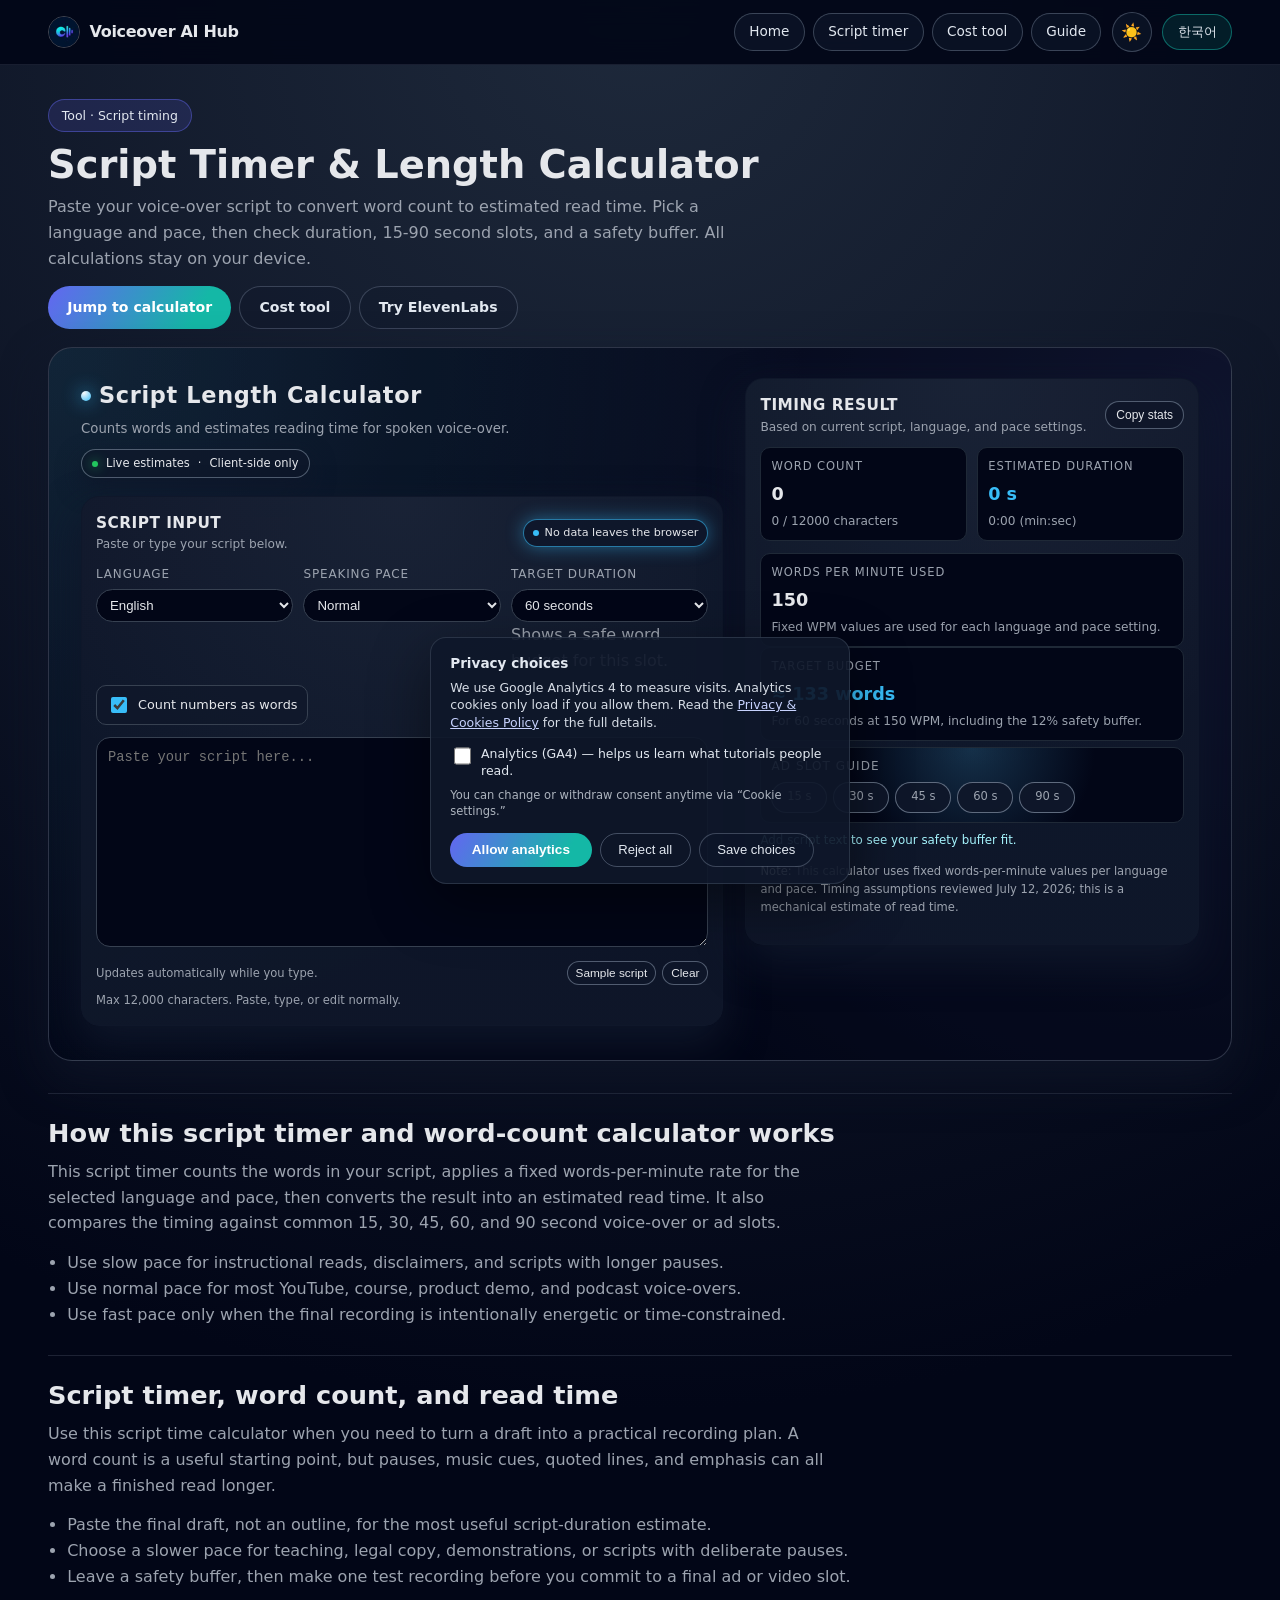
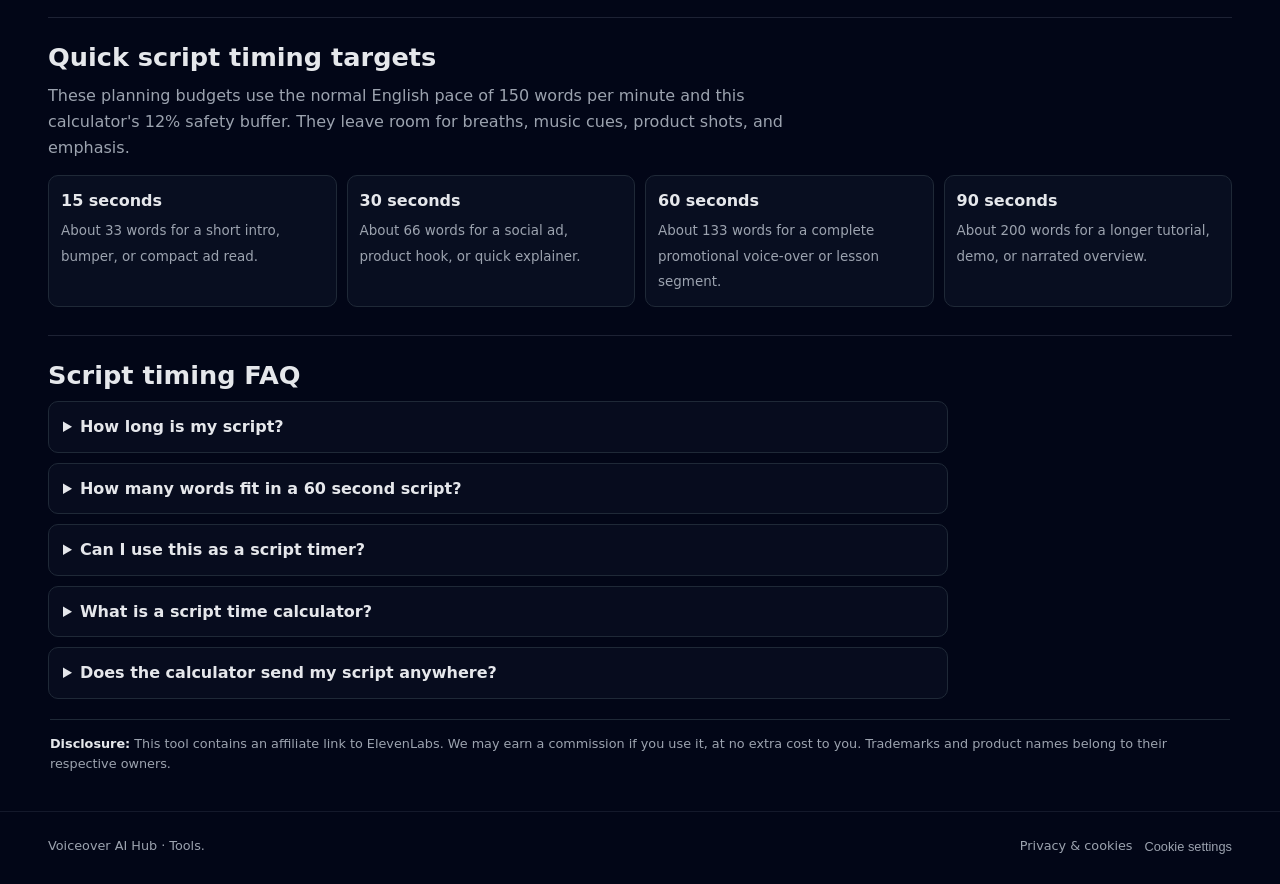
<file: tools/script_length/script_length.html>
<!DOCTYPE html>
<html lang="en">
<head>
  <meta charset="UTF-8">
  <title>Script Timer &amp; Length Calculator | Word Count to Read Time</title>
  <meta name="viewport" content="width=device-width, initial-scale=1">
  <meta name="description" content="Free script timer and script length calculator. Convert word count to estimated read time, check 15-90 second slots, and plan voice-over timing.">
  <meta name="robots" content="index,follow">
  <link rel="apple-touch-icon" sizes="180x180" href="/favicons/apple-touch-icon.png" />
  <link rel="icon" type="image/x-icon" sizes="any" href="/favicon.ico" />
  <link rel="shortcut icon" href="/favicon.ico" />
  <link rel="icon" type="image/png" sizes="48x48" href="/favicons/favicon-48x48.png" />
  <link rel="icon" type="image/png" sizes="32x32" href="/favicons/favicon-32x32.png" />
  <link rel="icon" type="image/png" sizes="16x16" href="/favicons/favicon-16x16.png" />
  <link rel="manifest" href="/site.webmanifest" />
  <meta name="theme-color" content="#0f172a" />
  <link rel="canonical" href="https://voiceoveraihub.com/tools/script_length/script_length.html" />
  <link rel="alternate" hreflang="en" href="https://voiceoveraihub.com/tools/script_length/script_length.html" />
  <link rel="alternate" hreflang="ko" href="https://voiceoveraihub.com/ko/tools/script_length/script_length.html" />
  <link rel="alternate" hreflang="x-default" href="https://voiceoveraihub.com/tools/script_length/script_length.html" />
  <meta property="og:title" content="Script Timer &amp; Length Calculator | Word Count to Read Time" />
  <meta property="og:description" content="Convert script word count to estimated read time and check 15-90 second voice-over slots in your browser." />
  <meta property="og:type" content="website" />
  <meta property="og:url" content="https://voiceoveraihub.com/tools/script_length/script_length.html" />
  <meta property="og:image" content="https://voiceoveraihub.com/favicons/favicon.jpg" />
  <meta property="og:image:alt" content="Voiceover AI Hub logo" />
  <meta property="og:locale" content="en_US" />
  <meta property="og:locale:alternate" content="ko_KR" />
  <meta name="twitter:card" content="summary" />
  <meta name="twitter:title" content="Script Timer &amp; Length Calculator | Word Count to Read Time" />
  <meta name="twitter:description" content="Convert script word count to estimated read time and check 15-90 second voice-over slots in your browser." />
  <meta name="twitter:image" content="https://voiceoveraihub.com/favicons/favicon.jpg" />

  <script type="application/ld+json">
  {
    "@context": "https://schema.org",
    "@type": "WebApplication",
    "name": "Script Timer and Length Calculator",
    "url": "https://voiceoveraihub.com/tools/script_length/script_length.html",
    "applicationCategory": "MultimediaApplication",
    "operatingSystem": "Any",
    "description": "A browser-based script timer and length calculator that converts word count to estimated voice-over read time and ad-slot fit.",
    "offers": {
      "@type": "Offer",
      "price": "0",
      "priceCurrency": "USD"
    },
    "inLanguage": "en"
  }
  </script>
  <script type="application/ld+json">
  {
    "@context": "https://schema.org",
    "@type": "FAQPage",
    "mainEntity": [
      {
        "@type": "Question",
        "name": "How do I calculate script length?",
        "acceptedAnswer": {
          "@type": "Answer",
          "text": "Paste your script, choose a language and speaking pace, and the calculator estimates word count, read time, and the nearest 15, 30, 45, 60, or 90 second slot."
        }
      },
      {
        "@type": "Question",
        "name": "How many words fit in a 60 second voice-over?",
        "acceptedAnswer": {
          "@type": "Answer",
          "text": "At a normal English pace of 150 words per minute, 60 seconds is about 150 words before pauses. With this calculator's 12% safety buffer, the planning budget is about 133 words."
        }
      },
      {
        "@type": "Question",
        "name": "Can I use this as a script timer?",
        "acceptedAnswer": {
          "@type": "Answer",
          "text": "Yes. It estimates time from the script text before recording. For final delivery, record a test read and compare it with the estimate."
        }
      },
      {
        "@type": "Question",
        "name": "Does the script text leave my browser?",
        "acceptedAnswer": {
          "@type": "Answer",
          "text": "No. The script length calculator runs in the browser and stores optional draft state locally on your device."
        }
      }
    ]
  }
  </script>

  <style>
    :root {
      --bg: #0f172a;
      --bg-soft: #111827;
      --panel: #020617;
      --accent: #38bdf8;
      --accent-soft: rgba(56, 189, 248, 0.12);
      --accent-strong: rgba(56, 189, 248, 0.9);
      --text: #e5e7eb;
      --muted: #9ca3af;
      --border: #1f2937;
      --danger: #f97373;
      --radius-lg: 18px;
      --radius-sm: 10px;
      --shadow-soft: 0 18px 45px rgba(15, 23, 42, 0.7);
      --shadow-chip: 0 10px 25px rgba(15, 23, 42, 0.8);
    }

    body.theme-light {
      --bg: #f8fafc;
      --bg-soft: #eef2ff;
      --panel: #ffffff;
      --accent: #0ea5e9;
      --accent-soft: rgba(14, 165, 233, 0.12);
      --accent-strong: rgba(14, 165, 233, 0.9);
      --text: #0f172a;
      --muted: #475569;
      --border: #d4d7dd;
      --danger: #dc2626;
      --shadow-soft: 0 18px 35px rgba(15, 23, 42, 0.12);
      --shadow-chip: 0 10px 25px rgba(15, 23, 42, 0.12);
      background: radial-gradient(circle at top, #e2e8f0 0, #ffffff 60%);
      color: var(--text);
    }

    * {
      box-sizing: border-box;
    }

    code {
      overflow-wrap: anywhere;
      word-break: break-word;
    }

    .sr-only {
      position: absolute;
      width: 1px;
      height: 1px;
      padding: 0;
      margin: -1px;
      overflow: hidden;
      clip: rect(0, 0, 0, 0);
      white-space: nowrap;
      border: 0;
    }

    body {
      margin: 0;
      min-height: 100vh;
      font-family: system-ui, -apple-system, BlinkMacSystemFont, "Segoe UI", sans-serif;
      background: radial-gradient(circle at top, #1e293b 0, #020617 55%);
      color: var(--text);
      line-height: 1.6;
      overflow-x: hidden;
    }

    .page-shell {
      width: 100%;
      max-width: 1280px;
      margin: 0 auto;
      padding: 0 clamp(1.5rem, 4vw, 3rem);
      min-width: 0;
    }

    .site-header {
      position: sticky;
      top: 0;
      z-index: 20;
      background: rgba(2, 6, 23, 0.9);
      border-bottom: 1px solid rgba(148, 163, 184, 0.15);
      backdrop-filter: blur(12px);
    }

    .site-bar {
      display: flex;
      align-items: center;
      gap: 0.65rem;
      flex-wrap: wrap;
      padding: 0.75rem 0;
      min-width: 0;
    }

    .brand {
      display: inline-flex;
      align-items: center;
      gap: 0.6rem;
      color: var(--text);
      font-weight: 700;
      letter-spacing: -0.02em;
      text-decoration: none;
      min-width: 0;
      max-width: 100%;
      overflow-wrap: anywhere;
    }

    .brand span {
      min-width: 0;
      overflow-wrap: anywhere;
    }

    .brand img {
      flex: 0 0 auto;
      width: 32px;
      height: 32px;
      border-radius: 999px;
      border: 1px solid rgba(255, 255, 255, 0.25);
      object-fit: cover;
    }

    .site-nav {
      display: flex;
      gap: 0.5rem;
      align-items: center;
      flex-wrap: wrap;
      margin-left: auto;
      min-width: 0;
      max-width: 100%;
    }

    .site-nav a {
      color: #e2e8f0;
      text-decoration: none;
      font-size: 0.85rem;
      padding: 0.45rem 0.9rem;
      border-radius: 999px;
      border: 1px solid rgba(148, 163, 184, 0.35);
      background: rgba(15, 23, 42, 0.65);
      max-width: 100%;
      text-align: center;
      white-space: normal;
      overflow-wrap: anywhere;
    }

    .site-nav a:hover {
      border-color: rgba(255, 255, 255, 0.35);
      color: #fff;
    }

    .lang-link {
      font-size: 0.8rem;
      color: #e2e8f0;
      text-decoration: none;
      padding: 0.4rem 0.9rem;
      border-radius: 999px;
      border: 1px solid rgba(20, 184, 166, 0.5);
      background: rgba(20, 184, 166, 0.12);
      max-width: 100%;
      text-align: center;
      white-space: normal;
      overflow-wrap: anywhere;
    }

    .lang-link:hover {
      color: #fff;
      border-color: rgba(20, 184, 166, 0.7);
    }

    .theme-toggle {
      width: 40px;
      height: 40px;
      padding: 0;
      display: inline-flex;
      align-items: center;
      justify-content: center;
      font-size: 1.05rem;
      color: #e2e8f0;
      text-decoration: none;
      border-radius: 999px;
      border: 1px solid rgba(148, 163, 184, 0.35);
      background: rgba(15, 23, 42, 0.65);
      cursor: pointer;
      transition: border-color 0.1s ease, color 0.1s ease, box-shadow 0.1s ease, background 0.1s ease;
    }

    .theme-toggle:hover {
      border-color: var(--accent);
      color: var(--accent);
      box-shadow: 0 0 0 1px rgba(56, 189, 248, 0.4);
    }

    body.theme-light .site-header {
      background: rgba(255, 255, 255, 0.9);
      border-bottom: 1px solid rgba(148, 163, 184, 0.4);
    }

    body.theme-light .site-nav a {
      color: #0f172a;
      border: 1px solid #cbd5e1;
      background: #e2e8f0;
    }

    body.theme-light .site-nav a:hover {
      color: #0f172a;
      border-color: var(--accent);
    }

    body.theme-light .lang-link {
      color: #0f172a;
      border: 1px solid rgba(16, 185, 129, 0.45);
      background: rgba(16, 185, 129, 0.16);
    }

    body.theme-light .lang-link:hover {
      color: #0f172a;
      border-color: rgba(16, 185, 129, 0.7);
    }

    body.theme-light .theme-toggle {
      color: #0f172a;
      border: 1px solid #cbd5e1;
      background: #f8fafc;
    }

    body.theme-light .theme-toggle:hover {
      color: var(--accent);
      border-color: var(--accent);
      box-shadow: 0 0 0 1px rgba(14, 165, 233, 0.35);
    }

    .tool-hero {
      padding: 34px 0 18px;
      display: flex;
      flex-wrap: wrap;
      gap: 14px;
      align-items: flex-start;
    }

    .tool-hero h1 {
      margin: 0 0 0.5rem 0;
      font-size: clamp(2rem, 3vw, 2.6rem);
      line-height: 1.1;
      overflow-wrap: anywhere;
      hyphens: auto;
    }

    .tool-hero p {
      margin: 0 0 0.9rem 0;
      color: var(--muted);
      max-width: 720px;
    }

    .pill {
      display: flex;
      align-items: center;
      gap: 0.4rem;
      width: fit-content;
      max-width: 100%;
      flex-wrap: wrap;
      margin-bottom: 0.75rem;
      padding: 0.35rem 0.8rem;
      border-radius: 999px;
      border: 1px solid rgba(99, 102, 241, 0.45);
      color: #e2e8f0;
      background: rgba(99, 102, 241, 0.16);
      font-size: 0.78rem;
      overflow-wrap: anywhere;
    }

    .hero-actions {
      display: flex;
      gap: 0.5rem;
      flex-wrap: wrap;
    }

    .hero-btn {
      display: inline-flex;
      align-items: center;
      gap: 0.45rem;
      padding: 0.6rem 1.2rem;
      border-radius: 999px;
      text-decoration: none;
      font-weight: 600;
      font-size: 0.88rem;
      max-width: 100%;
      text-align: center;
      white-space: normal;
      overflow-wrap: anywhere;
    }

    .hero-btn.primary {
      background: linear-gradient(120deg, #6366f1 0%, #14b8a6 80%);
      color: #fff;
      border: none;
    }

    .hero-btn.secondary {
      background: rgba(15, 23, 42, 0.25);
      color: #e2e8f0;
      border: 1px solid rgba(148, 163, 184, 0.3);
    }

    .site-footer {
      padding: 24px 0 28px;
      border-top: 1px solid rgba(148, 163, 184, 0.12);
      color: var(--muted);
      font-size: 0.8rem;
      margin-top: 36px;
    }

    .disclosure-note {
      max-width: 1180px;
      margin: 20px auto 0;
      padding-top: 14px;
      border-top: 1px solid var(--border);
      color: var(--muted);
      font-size: 0.8rem;
    }

    .disclosure-note strong {
      color: var(--text);
      font-weight: 600;
    }

    .seo-content {
      margin-top: 28px;
      display: grid;
      gap: 28px;
    }

    .seo-section {
      border-top: 1px solid rgba(148, 163, 184, 0.18);
      padding-top: 24px;
    }

    .seo-section h2 {
      margin: 0 0 0.65rem 0;
      font-size: clamp(1.35rem, 2vw, 1.8rem);
      line-height: 1.2;
    }

    .seo-section h3 {
      margin: 0 0 0.25rem 0;
      font-size: 1rem;
    }

    .seo-section p {
      margin: 0 0 0.9rem 0;
      max-width: 780px;
      color: var(--muted);
    }

    .seo-list {
      margin: 0;
      padding-left: 1.2rem;
      color: var(--muted);
    }

    .timing-examples {
      display: grid;
      grid-template-columns: repeat(4, minmax(0, 1fr));
      gap: 10px;
      margin-top: 12px;
    }

    .timing-example {
      border: 1px solid var(--border);
      border-radius: var(--radius-sm);
      padding: 12px;
      background: rgba(15, 23, 42, 0.5);
      min-height: 112px;
    }

    .timing-example strong {
      display: block;
      color: var(--text);
      font-size: 1rem;
      margin-bottom: 0.25rem;
    }

    .timing-example span {
      color: var(--muted);
      font-size: 0.84rem;
    }

    .faq-list {
      display: grid;
      gap: 10px;
      max-width: 900px;
    }

    .faq-list details {
      border: 1px solid var(--border);
      border-radius: var(--radius-sm);
      padding: 12px 14px;
      background: rgba(15, 23, 42, 0.42);
    }

    .faq-list summary {
      cursor: pointer;
      color: var(--text);
      font-weight: 600;
    }

    .faq-list details p {
      margin-top: 0.55rem;
      margin-bottom: 0;
    }

    .footer-bar {
      display: flex;
      justify-content: space-between;
      align-items: center;
      gap: 0.65rem;
      flex-wrap: wrap;
    }

    .footer-links {
      display: inline-flex;
      gap: 0.75rem;
      align-items: center;
    }

    .footer-links a,
    .footer-links button {
      color: var(--muted);
      text-decoration: none;
      background: none;
      border: none;
      cursor: pointer;
      font-size: 0.8rem;
      padding: 0;
    }

    .footer-links a:hover,
    .footer-links button:hover {
      text-decoration: underline;
      color: #e2e8f0;
    }

    .app {
      width: 100%;
      max-width: 1180px;
      background: radial-gradient(circle at top left, #0b1120 0, #020617 55%);
      border-radius: 24px;
      border: 1px solid rgba(148, 163, 184, 0.3);
      box-shadow: var(--shadow-soft);
      padding: 20px;
      position: relative;
      overflow: hidden;
      margin-bottom: 32px;
    }

    @media (min-width: 768px) {
      .app {
        padding: 24px 28px 28px;
      }
    }

    @media (min-width: 1280px) {
      .app {
        max-width: 1280px;
        padding: 30px 32px 34px;
      }
      .app-inner {
        grid-template-columns: minmax(0, 1.8fr) minmax(0, 1.2fr);
        gap: 26px;
      }
      .title {
        font-size: 1.55rem;
      }
      textarea {
        min-height: 240px;
        max-height: 480px;
      }
    }

    .app::before {
      content: "";
      position: absolute;
      inset: 0;
      background:
        radial-gradient(circle at 0 0, rgba(56, 189, 248, 0.18), transparent 55%),
        radial-gradient(circle at 100% 10%, rgba(129, 140, 248, 0.16), transparent 60%);
      mix-blend-mode: screen;
      pointer-events: none;
      opacity: 0.6;
    }

    body.theme-light .app {
      background: linear-gradient(160deg, #ffffff 0%, #e8edf5 75%);
      border: 1px solid #d6deea;
      box-shadow: 0 18px 35px rgba(15, 23, 42, 0.12);
    }

    body.theme-light .app::before {
      background:
        radial-gradient(circle at 0 0, rgba(14, 165, 233, 0.16), transparent 55%),
        radial-gradient(circle at 100% 10%, rgba(99, 102, 241, 0.12), transparent 60%);
      mix-blend-mode: normal;
      opacity: 0.6;
    }

    .app-inner {
      position: relative;
      z-index: 1;
      display: grid;
      grid-template-columns: minmax(0, 1.7fr) minmax(0, 1.2fr);
      gap: 22px;
    }

    @media (max-width: 900px) {
      .app-inner {
        grid-template-columns: minmax(0, 1fr);
      }
    }

    .header {
      display: flex;
      flex-wrap: wrap;
      align-items: center;
      justify-content: space-between;
      margin-bottom: 18px;
      gap: 10px;
    }

    .title-group {
      display: flex;
      flex-direction: column;
      gap: 4px;
      min-width: 0;
      max-width: 100%;
    }

    .title {
      font-size: 1.4rem;
      letter-spacing: 0.03em;
      font-weight: 650;
      display: inline-flex;
      align-items: center;
      flex-wrap: wrap;
      gap: 8px;
      max-width: 100%;
      overflow-wrap: anywhere;
    }

    .title span.logo-dot {
      width: 10px;
      height: 10px;
      border-radius: 999px;
      background: radial-gradient(circle at 30% 20%, #f9fafb, #38bdf8);
      box-shadow: 0 0 18px rgba(56, 189, 248, 0.95);
    }

    .subtitle {
      font-size: 0.83rem;
      color: var(--muted);
      overflow-wrap: anywhere;
    }

    .chip-row {
      display: inline-flex;
      align-items: center;
      flex-wrap: wrap;
      gap: 8px;
      max-width: 100%;
      background: rgba(15, 23, 42, 0.7);
      padding: 4px 10px;
      border-radius: 999px;
      border: 1px solid rgba(148, 163, 184, 0.5);
      box-shadow: var(--shadow-chip);
      font-size: 0.72rem;
      color: #e5e7eb;
      overflow-wrap: anywhere;
    }

    body.theme-light .chip-row {
      background: #e2e8f0;
      border: 1px solid #cbd5e1;
      box-shadow: var(--shadow-chip);
      color: #0f172a;
    }

    .chip-dot {
      width: 6px;
      height: 6px;
      border-radius: 999px;
      background: #22c55e;
      box-shadow: 0 0 12px rgba(34, 197, 94, 0.9);
    }

    .badge {
      display: inline-flex;
      align-items: center;
      flex-wrap: wrap;
      gap: 6px;
      font-size: 0.7rem;
      max-width: 100%;
      padding: 4px 9px;
      border-radius: 999px;
      background: rgba(15, 23, 42, 0.86);
      border: 1px solid rgba(56, 189, 248, 0.6);
      box-shadow: 0 0 18px rgba(56, 189, 248, 0.45);
      white-space: normal;
      overflow-wrap: anywhere;
    }

    .badge-dot {
      flex: 0 0 auto;
      width: 6px;
      height: 6px;
      border-radius: 999px;
      background: var(--accent);
    }

    .card {
      background: linear-gradient(145deg, rgba(15, 23, 42, 0.96), rgba(15, 23, 42, 0.94));
      border-radius: var(--radius-lg);
      border: 1px solid rgba(15, 23, 42, 1);
      box-shadow: 0 18px 40px rgba(15, 23, 42, 0.95);
      padding: 14px 14px 16px;
      position: relative;
      overflow: hidden;
    }

    .card::before {
      content: "";
      position: absolute;
      inset: 0;
      background: radial-gradient(circle at top, rgba(148, 163, 184, 0.09), transparent 65%);
      opacity: 0.9;
      pointer-events: none;
    }

    .card-inner {
      position: relative;
      z-index: 1;
    }

    .card-header {
      display: flex;
      justify-content: space-between;
      align-items: center;
      margin-bottom: 10px;
      min-width: 0;
    }

    .card-title {
      font-size: 0.96rem;
      font-weight: 550;
      letter-spacing: 0.03em;
      text-transform: uppercase;
      color: #e5e7eb;
    }

    .card-caption {
      font-size: 0.76rem;
      color: var(--muted);
    }

    body.theme-light .hero-btn.secondary {
      background: #f1f5f9;
      color: #0f172a;
      border: 1px solid #cbd5e1;
    }

    body.theme-light .disclosure-note {
      border-top: 1px solid #d6deea;
      color: #475569;
    }

    body.theme-light .seo-section {
      border-top: 1px solid #d6deea;
    }

    body.theme-light .timing-example,
    body.theme-light .faq-list details {
      background: #f8fafc;
      border: 1px solid #d6deea;
    }

    body.theme-light .pill {
      border: 1px solid rgba(14, 165, 233, 0.6);
      color: #0f172a;
      background: rgba(14, 165, 233, 0.14);
    }

    body.theme-light .badge {
      background: rgba(255, 255, 255, 0.95);
      border: 1px solid rgba(14, 165, 233, 0.6);
      box-shadow: 0 0 12px rgba(14, 165, 233, 0.35);
      color: #0f172a;
    }

    body.theme-light .card {
      background: linear-gradient(145deg, #ffffff, #f8fafc);
      border: 1px solid #e2e8f0;
      box-shadow: 0 18px 35px rgba(15, 23, 42, 0.16);
    }

    body.theme-light .card::before {
      background: radial-gradient(circle at top, rgba(59, 130, 246, 0.12), transparent 65%);
    }

    body.theme-light .card-title {
      color: #0f172a;
    }

    .field-group {
      display: flex;
      gap: 10px;
      margin-bottom: 12px;
      flex-wrap: wrap;
    }

    .field {
      flex: 1 1 min(120px, 100%);
      min-width: 0;
    }

    .label {
      display: block;
      font-size: 0.75rem;
      text-transform: uppercase;
      letter-spacing: 0.07em;
      margin-bottom: 5px;
      color: var(--muted);
    }

    select {
      width: 100%;
      min-width: 0;
      max-width: 100%;
      padding: 7px 9px;
      border-radius: 999px;
      border: 1px solid rgba(55, 65, 81, 1);
      background: radial-gradient(circle at top left, #020617, #020617);
      color: var(--text);
      font-size: 0.83rem;
      outline: none;
      transition: border-color 0.1s ease, box-shadow 0.1s ease;
    }

    select:focus {
      border-color: var(--accent);
      box-shadow: 0 0 0 2px var(--accent-strong), 0 0 0 4px rgba(56, 189, 248, 0.25);
    }

    body.theme-light select,
    body.theme-light textarea {
      background: #ffffff;
      border: 1px solid #cbd5e1;
      color: #0f172a;
    }

    textarea {
      width: 100%;
      min-height: 210px;
      max-height: 420px;
      resize: vertical;
      padding: 10px 11px;
      border-radius: 14px;
      border: 1px solid rgba(55, 65, 81, 1);
      background: radial-gradient(circle at top left, #020617, #020617);
      color: var(--text);
      font-size: 0.86rem;
      line-height: 1.5;
      transition: border-color 0.1s ease, box-shadow 0.1s ease;
    }

    textarea:focus {
      outline: none;
      border-color: var(--accent);
      box-shadow: 0 0 0 2px var(--accent-strong), 0 0 0 4px rgba(56, 189, 248, 0.25);
    }

    .helper-row {
      display: flex;
      justify-content: space-between;
      align-items: center;
      margin-top: 6px;
      font-size: 0.72rem;
      color: var(--muted);
      gap: 10px;
      flex-wrap: wrap;
    }

    .helper-actions {
      display: inline-flex;
      gap: 6px;
      flex-wrap: wrap;
    }

    .helper-row button,
    .chip-button {
      border-radius: 999px;
      padding: 4px 8px;
      font-size: 0.74rem;
      background: rgba(15, 23, 42, 0.95);
      border: 1px solid rgba(148, 163, 184, 0.5);
      color: #e5e7eb;
      cursor: pointer;
      transition: border-color 0.1s ease, box-shadow 0.1s ease, color 0.1s ease;
    }

    body.theme-light .helper-row button,
    body.theme-light .chip-button {
      background: #f8fafc;
      border: 1px solid #cbd5e1;
      color: #0f172a;
    }

    .helper-row button:hover,
    .chip-button:hover {
      border-color: var(--accent);
      color: var(--accent);
      box-shadow: 0 0 0 1px rgba(56, 189, 248, 0.4);
    }

    body.theme-light .helper-row button:hover,
    body.theme-light .chip-button:hover {
      box-shadow: 0 0 0 1px rgba(14, 165, 233, 0.35);
    }

    .chip-button {
      padding: 6px 10px;
      font-size: 0.75rem;
      display: inline-flex;
      align-items: center;
      gap: 6px;
    }

    /* Results side */
    .stats-grid {
      display: grid;
      grid-template-columns: repeat(2, minmax(0, 1fr));
      gap: 10px;
      margin-bottom: 12px;
    }

    @media (max-width: 480px) {
      .tool-hero h1 {
        font-size: 1.82rem;
      }
      .stats-grid {
        grid-template-columns: minmax(0, 1fr);
      }
    }

    @media (max-width: 640px) {
      .page-shell {
        padding-left: max(1.5rem, env(safe-area-inset-left));
        padding-right: max(1.5rem, env(safe-area-inset-right));
      }
      .app {
        padding: 16px;
        border-radius: 18px;
      }
      .app-inner {
        gap: 16px;
      }
      .card {
        padding: 12px;
      }
      .card-header {
        flex-direction: column;
        align-items: flex-start;
        gap: 8px;
      }
      .chip-button {
        width: 100%;
        justify-content: center;
      }
      .helper-actions {
        width: 100%;
      }
      .helper-actions button {
        flex: 1;
      }
      .stats-grid {
        grid-template-columns: minmax(0, 1fr);
      }
      .timing-examples {
        grid-template-columns: minmax(0, 1fr);
      }
    }

    @media (max-width: 760px) {
      .site-bar {
        flex-direction: column;
        align-items: flex-start;
      }
      .site-nav {
        width: 100%;
        margin-left: 0;
      }
      .site-nav a {
        width: auto;
      }
      .hero-btn {
        width: 100%;
        justify-content: center;
      }
    }

    .consent-banner {
      position: fixed;
      bottom: 1rem;
      right: 1rem;
      left: 1rem;
      max-width: 420px;
      margin: 0 auto;
      background: rgba(15, 23, 42, 0.92);
      border: 1px solid rgba(148, 163, 184, 0.2);
      border-radius: 1rem;
      padding: 1rem 1.2rem;
      color: #e2e8f0;
      font-size: 0.85rem;
      line-height: 1.4;
      box-shadow: 0 20px 60px rgba(0, 0, 0, 0.45);
      z-index: 100;
      max-width: min(420px, calc(100vw - 1.5rem));
    }

    .consent-copy {
      margin-top: 0.35rem;
      font-size: 0.78rem;
      color: rgba(226, 232, 240, 0.95);
    }

    .consent-toggle {
      margin-top: 0.85rem;
      display: flex;
      gap: 0.45rem;
      align-items: flex-start;
      font-size: 0.78rem;
    }

    .consent-toggle input {
      width: 18px;
      height: 18px;
      accent-color: var(--accent);
      margin-top: 0.15rem;
    }

    .consent-note {
      margin-top: 0.45rem;
      font-size: 0.72rem;
      color: rgba(226, 232, 240, 0.75);
    }
    .consent-banner a {
      color: #c7d2fe;
    }

    .consent-actions {
      margin-top: 0.85rem;
      display: flex;
      gap: 0.5rem;
      flex-wrap: wrap;
    }

    .btn-primary {
      background: linear-gradient(120deg, #6366f1 0%, #14b8a6 80%);
      color: #fff;
      border: none;
      border-radius: 9999px;
      padding: 0.6rem 1.35rem;
      font-weight: 600;
      display: inline-flex;
      gap: 0.5rem;
      align-items: center;
      cursor: pointer;
      text-decoration: none;
      font-size: 0.85rem;
    }

    .btn-outline {
      background: rgba(15, 23, 42, 0.25);
      border: 1px solid rgba(148, 163, 184, 0.35);
      color: #e2e8f0;
      border-radius: 9999px;
      padding: 0.5rem 1.1rem;
      font-size: 0.82rem;
      cursor: pointer;
    }

    .btn-ghost {
      background: transparent;
      border: 1px solid rgba(148, 163, 184, 0.4);
      color: #e2e8f0;
      border-radius: 9999px;
      padding: 0.5rem 1.1rem;
      font-size: 0.82rem;
      cursor: pointer;
    }

    .cookie-settings-link {
      background: none;
      border: none;
      color: var(--accent);
      font-size: 0.8rem;
      cursor: pointer;
      padding: 0;
    }

    .cookie-settings-link:hover,
    .cookie-settings-link:focus {
      text-decoration: underline;
    }

    .stat {
      padding: 9px 10px;
      border-radius: var(--radius-sm);
      border: 1px solid var(--border);
      background: linear-gradient(145deg, #020617, #020617);
      display: flex;
      flex-direction: column;
      gap: 4px;
    }

    .stat-label {
      font-size: 0.72rem;
      text-transform: uppercase;
      letter-spacing: 0.08em;
      color: var(--muted);
    }

    .stat-value {
      font-size: 1.1rem;
      font-weight: 600;
    }

    .stat-hint {
      font-size: 0.76rem;
      color: var(--muted);
    }

    .stat-value.accent {
      color: var(--accent);
    }

    body.theme-light .stat {
      background: linear-gradient(145deg, #f8fafc, #eef2f7);
      border: 1px solid #d6deea;
      box-shadow: 0 8px 20px rgba(15, 23, 42, 0.08);
    }

    .slot-panel {
      margin-top: 6px;
      padding: 9px 10px;
      border-radius: var(--radius-sm);
      border: 1px solid var(--border);
      background: radial-gradient(circle at top, rgba(56, 189, 248, 0.15), #020617 55%);
    }

    .slot-title {
      font-size: 0.75rem;
      text-transform: uppercase;
      letter-spacing: 0.09em;
      color: var(--muted);
      margin-bottom: 6px;
    }

    .slot-row {
      display: flex;
      flex-wrap: wrap;
      gap: 6px;
    }

    .slot {
      min-width: 56px;
      padding: 4px 8px;
      border-radius: 999px;
      font-size: 0.72rem;
      border: 1px solid rgba(148, 163, 184, 0.6);
      background: rgba(15, 23, 42, 0.96);
      text-align: center;
      color: var(--muted);
      position: relative;
    }

    .slot.best-fit {
      border-color: var(--accent);
      background: var(--accent-soft);
      color: #e5e7eb;
      box-shadow: 0 0 0 1px rgba(56, 189, 248, 0.8);
    }

    .slot.too-short,
    .slot.too-long {
      opacity: 0.5;
    }

    .slot span.tag {
      display: block;
      font-size: 0.65rem;
      margin-top: 2px;
      color: var(--muted);
    }

    body.theme-light .slot-panel {
      background: linear-gradient(145deg, #eef2ff, #ffffff);
      border: 1px solid #dfe7ef;
    }

    body.theme-light .slot {
      background: #f8fafc;
      border: 1px solid #cbd5e1;
      color: #475569;
    }

    body.theme-light .slot.best-fit {
      color: #0f172a;
      background: var(--accent-soft);
      box-shadow: 0 0 0 1px rgba(14, 165, 233, 0.7);
    }

    body.theme-light .slot span.tag {
      color: #6b7280;
    }

    body.theme-light .consent-banner {
      background: rgba(255, 255, 255, 0.96);
      border: 1px solid #d6deea;
      color: #0f172a;
      box-shadow: 0 20px 50px rgba(15, 23, 42, 0.12);
    }

    body.theme-light .consent-copy {
      color: #475569;
    }

    body.theme-light .consent-note {
      color: #475569;
    }

    body.theme-light .consent-toggle input {
      accent-color: #0ea5e9;
    }

    body.theme-light .consent-banner a {
      color: #0ea5e9;
    }

    body.theme-light .btn-ghost,
    body.theme-light .btn-outline {
      background: #f8fafc;
      border: 1px solid #cbd5e1;
      color: #0f172a;
    }

    .note {
      margin-top: 8px;
      font-size: 0.72rem;
      color: var(--muted);
    }

    .note strong {
      font-weight: 500;
      color: #e5e7eb;
    }

    body.theme-light .note {
      color: #475569;
    }

    body.theme-light .note strong {
      color: #0f172a;
    }

    .alert {
      margin-top: 6px;
      font-size: 0.74rem;
      color: var(--danger);
    }

    .buffer-hint {
      margin-top: 8px;
      font-size: 0.74rem;
      color: #a5f3fc;
    }

    body.theme-light .buffer-hint {
      color: #0ea5e9;
    }

    .alert-inline {
      display: inline-block;
      margin-left: 4px;
      color: var(--danger);
    }

    .toggle {
      display: inline-flex;
      align-items: center;
      flex-wrap: wrap;
      gap: 8px;
      max-width: 100%;
      font-size: 0.8rem;
      color: var(--text);
      padding: 8px 10px;
      border-radius: var(--radius-sm);
      border: 1px solid rgba(55, 65, 81, 1);
      background: rgba(15, 23, 42, 0.75);
      overflow-wrap: anywhere;
    }

    .toggle span {
      min-width: 0;
      overflow-wrap: anywhere;
    }

    body.theme-light .toggle {
      background: #f8fafc;
      border: 1px solid #cbd5e1;
      color: #0f172a;
    }

    .toggle input {
      accent-color: var(--accent);
      width: 16px;
      height: 16px;
    }

    .helper-note {
      color: var(--muted);
    }
  </style>
</head>
<body>
<header class="site-header">
  <div class="page-shell">
    <div class="site-bar">
      <a href="/" class="brand" aria-label="Voiceover AI Hub home">
        <img src="/favicons/favicon-48x48.png" alt="Voiceover AI Hub logo" />
        <span>Voiceover AI Hub</span>
      </a>
      <nav class="site-nav">
        <a href="/">Home</a>
        <a href="#calculator">Script timer</a>
        <a href="/tools/character_cost/character_cost.html">Cost tool</a>
        <a href="#guide">Guide</a>
      </nav>
      <button type="button" class="theme-toggle" id="themeToggle" aria-pressed="false" aria-label="Light theme" title="Light theme">☀️</button>
      <a class="lang-link" href="/ko/tools/script_length/script_length.html" hreflang="ko">한국어</a>
    </div>
  </div>
</header>

<main>
  <div class="page-shell">
    <section class="tool-hero">
      <div>
        <span class="pill">Tool · Script timing</span>
        <h1>Script Timer &amp; Length Calculator</h1>
        <p>
          Paste your voice-over script to convert word count to estimated read time. Pick a language and pace, then check duration, 15-90 second slots, and a safety buffer. All calculations stay on your device.
        </p>
        <div class="hero-actions">
          <a class="hero-btn primary" href="#calculator">Jump to calculator</a>
          <a class="hero-btn secondary" href="/tools/character_cost/character_cost.html">Cost tool</a>
          <a class="hero-btn secondary" href="https://try.elevenlabs.io/5cfx02tsbxm9" target="_blank" rel="noopener noreferrer sponsored">Try ElevenLabs</a>
        </div>
      </div>
    </section>
  </div>

  <div class="page-shell" id="calculator">
    <div class="app">
      <div class="app-inner">
        <!-- Left column: input -->
        <section>
          <header class="header">
            <div class="title-group">
              <div class="title">
                <span class="logo-dot"></span>
                Script Length Calculator
              </div>
              <div class="subtitle">
                Counts words and estimates reading time for spoken voice-over.
              </div>
            </div>
            <div class="chip-row">
              <span class="chip-dot"></span>
              Live estimates
              <span>·</span>
              Client-side only
            </div>
          </header>

          <div class="card">
            <div class="card-inner">
              <div class="card-header">
                <div>
                  <div class="card-title">Script input</div>
                  <div class="card-caption">Paste or type your script below.</div>
                </div>
                <div class="badge">
                  <span class="badge-dot"></span>
                  No data leaves the browser
                </div>
              </div>

              <div class="field-group">
                <div class="field">
                  <label for="language" class="label">Language</label>
                  <select id="language" aria-describedby="languageHint">
                    <option value="en">English</option>
                    <option value="fr">French</option>
                    <option value="es">Spanish</option>
                    <option value="de">German</option>
                    <option value="ko">Korean</option>
                  </select>
                </div>
                <div class="field">
                  <label for="pace" class="label">Speaking pace</label>
                  <select id="pace" aria-describedby="paceHint">
                    <option value="slow">Slow</option>
                    <option value="normal" selected>Normal</option>
                    <option value="fast">Fast</option>
                  </select>
                </div>
                <div class="field">
                  <label for="targetSlot" class="label">Target duration</label>
                  <select id="targetSlot" aria-describedby="targetSlotHint">
                    <option value="15">15 seconds</option>
                    <option value="30">30 seconds</option>
                    <option value="45">45 seconds</option>
                    <option value="60" selected>60 seconds</option>
                    <option value="90">90 seconds</option>
                    <option value="0">No target</option>
                  </select>
                  <span class="helper-note" id="targetSlotHint">Shows a safe word budget for this slot.</span>
                </div>
              </div>

              <div class="field-group">
                <label class="toggle" for="countNumbers">
                  <input type="checkbox" id="countNumbers" checked>
                  <span>Count numbers as words</span>
                </label>
              </div>

              <textarea id="scriptInput"
                        aria-describedby="inputHint limitHint"
                        maxlength="12000"
                        placeholder="Paste your script here..."></textarea>

              <div class="helper-row">
                <span class="helper-note" id="inputHint">Updates automatically while you type.</span>
                <div class="helper-actions">
                  <button type="button" id="sampleButton">Sample script</button>
                  <button type="button" id="clearButton">Clear</button>
                </div>
              </div>
              <div class="helper-row">
                <span class="helper-note" id="limitHint">
                  Max 12,000 characters. Paste, type, or edit normally.
                </span>
                <span class="alert-inline" id="limitAlert" style="display:none;">Trimmed to the limit.</span>
              </div>

              <div class="sr-only" id="languageHint">Language changes the fixed words per minute rate.</div>
              <div class="sr-only" id="paceHint">Select a speaking pace to adjust estimated read time.</div>
            </div>
          </div>
        </section>

        <!-- Right column: results -->
        <section>
          <div class="card">
            <div class="card-inner">
              <div class="card-header">
                <div>
                  <div class="card-title">Timing result</div>
                  <div class="card-caption">
                    Based on current script, language, and pace settings.
                  </div>
                </div>
                <button type="button" class="chip-button" id="copyButton">
                  Copy stats
                  <span class="alert-inline" id="copyFeedback" style="display:none;">Copied</span>
                </button>
              </div>

              <div id="liveRegion" class="sr-only" role="status" aria-live="polite"></div>

              <div class="stats-grid">
                <div class="stat">
                  <div class="stat-label">Word count</div>
                  <div class="stat-value" id="wordCount">0</div>
                  <div class="stat-hint" id="charCount">0 characters</div>
                </div>
                <div class="stat">
                  <div class="stat-label">Estimated duration</div>
                  <div class="stat-value accent" id="duration">0 s</div>
                  <div class="stat-hint" id="durationDetail">0:00 (min:sec)</div>
                </div>
              </div>

              <div class="stat">
                <div class="stat-label">Words per minute used</div>
                <div class="stat-value" id="wpmValue">0</div>
                <div class="stat-hint">
                  Fixed WPM values are used for each language and pace setting.
                </div>
              </div>

              <div class="stat">
                <div class="stat-label">Target budget</div>
                <div class="stat-value accent" id="targetBudget">0 words</div>
                <div class="stat-hint" id="targetDetail">
                  Choose a target duration to see a safe planning budget.
                </div>
              </div>

              <div class="slot-panel">
                <div class="slot-title">Ad slot guide</div>
                <div class="slot-row">
                  <div class="slot" data-seconds="15">
                    15 s
                    <span class="tag"></span>
                  </div>
                  <div class="slot" data-seconds="30">
                    30 s
                    <span class="tag"></span>
                  </div>
                  <div class="slot" data-seconds="45">
                    45 s
                    <span class="tag"></span>
                  </div>
                  <div class="slot" data-seconds="60">
                    60 s
                    <span class="tag"></span>
                  </div>
                  <div class="slot" data-seconds="90">
                    90 s
                    <span class="tag"></span>
                  </div>
                </div>
              </div>

              <p class="buffer-hint" id="bufferMessage">
                Safety buffer applied when available.
              </p>

              <p class="note">
                <strong>Note:</strong> This calculator uses fixed words-per-minute values
                per language and pace. Timing assumptions reviewed July 12, 2026; this is a mechanical estimate of read time.
              </p>
              <p class="alert" id="longAlert" style="display:none;">
                Estimated duration is longer than 90 seconds; it may not fit
                in standard 15–90 second ad slots.
              </p>
            </div>
          </div>
        </section>
      </div>
    </div>
  </div>
  <div class="page-shell seo-content" id="guide">
    <section class="seo-section">
      <h2>How this script timer and word-count calculator works</h2>
      <p>
        This script timer counts the words in your script, applies a fixed words-per-minute rate for the selected language and pace, then converts the result into an estimated read time. It also compares the timing against common 15, 30, 45, 60, and 90 second voice-over or ad slots.
      </p>
      <ul class="seo-list">
        <li>Use slow pace for instructional reads, disclaimers, and scripts with longer pauses.</li>
        <li>Use normal pace for most YouTube, course, product demo, and podcast voice-overs.</li>
        <li>Use fast pace only when the final recording is intentionally energetic or time-constrained.</li>
      </ul>
    </section>

    <section class="seo-section">
      <h2>Script timer, word count, and read time</h2>
      <p>
        Use this script time calculator when you need to turn a draft into a practical recording plan. A word count is a useful starting point, but pauses, music cues, quoted lines, and emphasis can all make a finished read longer.
      </p>
      <ul class="seo-list">
        <li>Paste the final draft, not an outline, for the most useful script-duration estimate.</li>
        <li>Choose a slower pace for teaching, legal copy, demonstrations, or scripts with deliberate pauses.</li>
        <li>Leave a safety buffer, then make one test recording before you commit to a final ad or video slot.</li>
      </ul>
    </section>

    <section class="seo-section">
      <h2>Quick script timing targets</h2>
      <p>
        These planning budgets use the normal English pace of 150 words per minute and this calculator's 12% safety buffer. They leave room for breaths, music cues, product shots, and emphasis.
      </p>
      <div class="timing-examples" aria-label="Common script length examples">
        <div class="timing-example">
          <strong>15 seconds</strong>
          <span>About 33 words for a short intro, bumper, or compact ad read.</span>
        </div>
        <div class="timing-example">
          <strong>30 seconds</strong>
          <span>About 66 words for a social ad, product hook, or quick explainer.</span>
        </div>
        <div class="timing-example">
          <strong>60 seconds</strong>
          <span>About 133 words for a complete promotional voice-over or lesson segment.</span>
        </div>
        <div class="timing-example">
          <strong>90 seconds</strong>
          <span>About 200 words for a longer tutorial, demo, or narrated overview.</span>
        </div>
      </div>
    </section>

    <section class="seo-section" id="faq">
      <h2>Script timing FAQ</h2>
      <div class="faq-list">
        <details>
          <summary>How long is my script?</summary>
          <p>Paste the script into the calculator and choose the speaking pace. The result updates immediately with word count, estimated duration, and the closest ad slot.</p>
        </details>
        <details>
          <summary>How many words fit in a 60 second script?</summary>
          <p>At a normal English pace of 150 words per minute, 60 seconds is about 150 words before pauses. With this calculator's 12% safety buffer, plan for about 133 words. Use fewer words when the read needs longer pauses, emphasis, or music transitions.</p>
        </details>
        <details>
          <summary>Can I use this as a script timer?</summary>
          <p>Yes. It estimates time from the script text before recording. For final delivery, record a test read and compare it with the estimate.</p>
        </details>
        <details>
          <summary>What is a script time calculator?</summary>
          <p>A script time calculator converts the words in a draft into an estimated read time at a chosen speaking pace. Use it to plan a voice-over, video, lesson, podcast, or timed ad before recording.</p>
        </details>
        <details>
          <summary>Does the calculator send my script anywhere?</summary>
          <p>No. The word count and timing estimate run in your browser. Draft state is stored locally only if your browser allows local storage.</p>
        </details>
      </div>
    </section>
  </div>
  <div class="page-shell">
    <p class="disclosure-note" id="disclosure">
      <strong>Disclosure:</strong> This tool contains an affiliate link to ElevenLabs. We may earn a commission if you use it, at no extra cost to you. Trademarks and product names belong to their respective owners.
    </p>
  </div>
</main>

<footer class="site-footer">
  <div class="page-shell footer-bar">
    <span>Voiceover AI Hub · Tools.</span>
    <span class="footer-links">
      <a href="/privacy.html">Privacy & cookies</a>
      <button type="button" class="cookie-settings-link" data-consent-open>Cookie settings</button>
    </span>
  </div>
</footer>

<div class="consent-banner" data-consent-banner hidden aria-hidden="true">
  <strong>Privacy choices</strong>
  <p class="consent-copy">
    We use Google Analytics 4 to measure visits. Analytics cookies only load if you allow them. Read the
    <a href="/privacy.html">Privacy & Cookies Policy</a> for the full details.
  </p>
  <label class="consent-toggle">
    <input type="checkbox" data-consent-toggle />
    <span>Analytics (GA4) — helps us learn what tutorials people read.</span>
  </label>
  <p class="consent-note">You can change or withdraw consent anytime via “Cookie settings.”</p>
  <div class="consent-actions">
    <button class="btn-primary" type="button" data-consent-accept>Allow analytics</button>
    <button class="btn-ghost" type="button" data-consent-reject>Reject all</button>
    <button class="btn-outline" type="button" data-consent-save>Save choices</button>
  </div>
</div>
<script defer src="/consent.js"></script>
<script>
  // Words-per-minute settings used by the calculator.
  // These constants are only used for internal calculation.
  const WPM_TABLE = {
    en: { slow: 120, normal: 150, fast: 180 },
    fr: { slow: 130, normal: 160, fast: 190 },
    es: { slow: 130, normal: 160, fast: 190 },
    de: { slow: 125, normal: 155, fast: 185 },
    ko: { slow: 130, normal: 160, fast: 190 }
  };

  const MAX_CHARS = 12000;
  const BUFFER_MULTIPLIER = 1.12;
  const BUFFER_LABEL = Math.round((BUFFER_MULTIPLIER - 1) * 100);
  const STORAGE_KEY = "voiceover_script_state";
  const THEME_KEY = "voaih_theme";
  const THEME_LABELS = { light: "Dark theme", dark: "Light theme" };
  const THEME_ICONS = { light: "🌙", dark: "☀️" };
  const SAMPLE_SCRIPTS = {
    en: `Introducing the Voiceover AI Hub, your fast lane for recording-ready scripts. Paste your copy, pick a language and pace, and get an instant read-time estimate with ad slot guidance. This demo uses fixed words-per-minute settings, so add a small buffer if you expect dramatic pauses or a slower read.`,
    fr: `Voici le Voiceover AI Hub, votre raccourci pour des scripts prêts à être enregistrés. Collez votre texte, choisissez la langue et le débit, et obtenez instantanément une estimation du temps de lecture avec des indications pour le placement des encarts publicitaires. Cette démo utilise un nombre fixe de mots par minute ; prévoyez donc une petite marge si vous attendez des pauses dramatiques ou une lecture plus lente.`,
    es: `Voiceover AI Hub es tu vía rápida para conseguir guiones listos para grabar. Pega tu texto, elige el idioma y el ritmo, y recibe al instante una estimación del tiempo de lectura con indicaciones para la colocación de bloques de anuncios. Esta demo utiliza un ajuste fijo de palabras por minuto, así que añade un pequeño margen si prevés pausas dramáticas o una lectura más lenta.`,
    de: `Das Voiceover AI Hub ist Ihre Schnellspur zu aufnahmebereiten Skripten. Fügen Sie Ihren Text ein, wählen Sie Sprache und Sprechtempo, und erhalten Sie sofort eine Schätzung der Lesezeit mit Hinweisen zur Platzierung von Werbeslots. Diese Demo verwendet feste Wörter-pro-Minute-Einstellungen; planen Sie daher einen kleinen Puffer ein, wenn Sie mit dramatischen Pausen oder einem langsameren Lesetempo rechnen.`,
    ko: `보이스오버 AI 허브는 바로 녹음에 쓸 수 있는 스크립트를 빠르게 준비해 주는 도구입니다.
텍스트를 붙여넣고, 언어와 속도를 선택하면, 광고 슬롯 구성에 도움이 되는 예상 낭독 시간을 바로 확인할 수 있습니다.
이 데모는 고정된 분당 단어 수 기준을 사용하므로, 극적인 멈춤이나 느린 읽기를 원한다면 약간의 여유 시간을 더 잡는 것이 좋습니다.`
  };

  const themeToggle = document.getElementById("themeToggle");
  const scriptInput = document.getElementById("scriptInput");
  const languageSelect = document.getElementById("language");
  const paceSelect = document.getElementById("pace");
  const targetSlotSelect = document.getElementById("targetSlot");
  const countNumbersToggle = document.getElementById("countNumbers");
  const wordCountEl = document.getElementById("wordCount");
  const charCountEl = document.getElementById("charCount");
  const durationEl = document.getElementById("duration");
  const durationDetailEl = document.getElementById("durationDetail");
  const wpmValueEl = document.getElementById("wpmValue");
  const targetBudgetEl = document.getElementById("targetBudget");
  const targetDetailEl = document.getElementById("targetDetail");
  const longAlertEl = document.getElementById("longAlert");
  const clearButton = document.getElementById("clearButton");
  const sampleButton = document.getElementById("sampleButton");
  const limitAlertEl = document.getElementById("limitAlert");
  const copyButton = document.getElementById("copyButton");
  const copyFeedbackEl = document.getElementById("copyFeedback");
  const bufferMessageEl = document.getElementById("bufferMessage");
  const liveRegionEl = document.getElementById("liveRegion");
  const slotElements = Array.from(document.querySelectorAll(".slot"));
  const slotSeconds = slotElements.map(function (slot) {
    return parseInt(slot.dataset.seconds, 10);
  }).sort(function (a, b) {
    return a - b;
  });

  let currentBestSlot = null;
  let currentBufferSlot = null;
  let currentBufferedSeconds = 0;
  let currentTargetBudget = null;

  function applyTheme(theme) {
    const isLight = theme === "light";
    document.body.classList.toggle("theme-light", isLight);
    if (themeToggle) {
      const label = isLight ? THEME_LABELS.light : THEME_LABELS.dark;
      const icon = isLight ? THEME_ICONS.light : THEME_ICONS.dark;
      themeToggle.textContent = icon;
      themeToggle.setAttribute("aria-pressed", isLight ? "true" : "false");
      themeToggle.setAttribute("aria-label", label);
      themeToggle.title = label;
    }
    try {
      localStorage.setItem(THEME_KEY, isLight ? "light" : "dark");
    } catch (err) {
      // Ignore storage issues
    }
  }

  function hydrateTheme() {
    try {
      const savedTheme = localStorage.getItem(THEME_KEY);
      if (savedTheme === "light" || savedTheme === "dark") {
        applyTheme(savedTheme);
        return;
      }
    } catch (err) {
      // Ignore storage issues
    }
    applyTheme("dark");
  }

  function getSampleScript(lang) {
    return SAMPLE_SCRIPTS[lang] || SAMPLE_SCRIPTS.en;
  }

  function clampInputLength() {
    if (scriptInput.value.length > MAX_CHARS) {
      scriptInput.value = scriptInput.value.slice(0, MAX_CHARS);
      limitAlertEl.style.display = "inline-block";
    } else {
      limitAlertEl.style.display = "none";
    }
  }

  function countWords(text, countNumbers) {
    const normalized = text
      .replace(/\u00a0/g, " ")
      .replace(/[—–]/g, " ")
      .replace(/-/g, " ")
      .trim();

    if (!normalized) return 0;

    const tokens = normalized.match(
      /[A-Za-zÀ-ÿ\u3130-\u318F\uAC00-\uD7A3]+(?:['’][A-Za-zÀ-ÿ\u3130-\u318F\uAC00-\uD7A3]+)?|\d+(?:[.,]\d+)?/g
    );

    if (!tokens) return 0;

    return tokens.filter(function (token) {
      const isNumber = /^\d/.test(token);
      return countNumbers ? true : !isNumber;
    }).length;
  }

  function formatDuration(seconds) {
    if (seconds <= 0) {
      return { label: "0 s", detail: "0:00 (min:sec)" };
    }
    const mins = Math.floor(seconds / 60);
    const secs = seconds % 60;
    const label =
      seconds < 60
        ? seconds + " s"
        : mins + " min " + (secs ? secs + " s" : "");
    const detail = mins + ":" + String(secs).padStart(2, "0") + " (min:sec)";
    return { label, detail };
  }

  function findSlot(seconds) {
    let best = null;
    slotSeconds.forEach(function (sec) {
      if (seconds <= sec && (best === null || sec < best)) {
        best = sec;
      }
    });
    return best;
  }

  function updateSlots(totalSeconds) {
    let bestFitElement = null;
    let bestFitSeconds = null;

    slotElements.forEach(function (slot) {
      const tag = slot.querySelector(".tag");
      slot.classList.remove("best-fit", "too-short", "too-long");
      tag.textContent = "";
    });

    if (totalSeconds === 0) {
      longAlertEl.style.display = "none";
      currentBestSlot = null;
      return null;
    }

    slotElements.forEach(function (slot) {
      const sec = parseInt(slot.dataset.seconds, 10);
      if (totalSeconds <= sec) {
        if (bestFitSeconds === null || sec < bestFitSeconds) {
          bestFitSeconds = sec;
          bestFitElement = slot;
        }
      }
    });

    if (!bestFitElement) {
      longAlertEl.style.display = "block";
      currentBestSlot = null;
      slotElements.forEach(function (slot) {
        slot.classList.add("too-short");
      });
      return null;
    }

    longAlertEl.style.display = "none";
    currentBestSlot = bestFitSeconds;

    slotElements.forEach(function (slot) {
      const sec = parseInt(slot.dataset.seconds, 10);
      const tag = slot.querySelector(".tag");

      if (slot === bestFitElement) {
        slot.classList.add("best-fit");
        tag.textContent = "closest fit";
      } else if (sec < totalSeconds) {
        slot.classList.add("too-short");
        tag.textContent = "shorter";
      } else {
        slot.classList.add("too-long");
        tag.textContent = "longer";
      }
    });

    return bestFitSeconds;
  }

  function updateBuffer(totalSeconds) {
    function setBufferColor(tone) {
      const isLight = document.body.classList.contains("theme-light");
      const info = isLight ? "#0ea5e9" : "#a5f3fc";
      const warn = isLight ? "#b45309" : "#fbbf24";
      bufferMessageEl.style.color = tone === "warn" ? warn : info;
    }

    if (totalSeconds === 0) {
      bufferMessageEl.textContent =
        "Add script text to see your safety buffer fit.";
      setBufferColor("info");
      currentBufferSlot = null;
      currentBufferedSeconds = 0;
      return null;
    }

    const bufferedSeconds = Math.ceil(totalSeconds * BUFFER_MULTIPLIER);
    const bufferSlot = findSlot(bufferedSeconds);
    currentBufferedSeconds = bufferedSeconds;
    currentBufferSlot = bufferSlot;

    if (!bufferSlot) {
      bufferMessageEl.textContent =
        "With a " +
        BUFFER_LABEL +
        "% safety buffer (" +
        bufferedSeconds +
        "s), this runs longer than a 90 s slot.";
      setBufferColor("warn");
      return null;
    }

    bufferMessageEl.textContent =
      BUFFER_LABEL +
      "% buffer => " +
      bufferedSeconds +
      "s, fits " +
      bufferSlot +
      " s slot.";
    setBufferColor("info");
    return bufferSlot;
  }

  function updateTargetBudget(words, wpm) {
    const targetSeconds = parseInt(targetSlotSelect.value, 10);

    if (!targetSeconds) {
      targetBudgetEl.textContent = "No target selected";
      targetDetailEl.textContent = "Choose 15, 30, 45, 60, or 90 seconds to see a safe word budget.";
      currentTargetBudget = null;
      return;
    }

    const budget = Math.floor((targetSeconds * wpm) / 60 / BUFFER_MULTIPLIER);
    currentTargetBudget = { seconds: targetSeconds, words: budget };
    targetBudgetEl.textContent = "≈ " + budget + " words";

    if (words === 0) {
      targetDetailEl.textContent =
        "For " + targetSeconds + " seconds at " + wpm + " WPM, including the " + BUFFER_LABEL + "% safety buffer.";
      return;
    }

    const difference = budget - words;
    if (difference === 0) {
      targetDetailEl.textContent = "Your current word count matches this safe planning budget.";
    } else if (difference > 0) {
      targetDetailEl.textContent = "You can add about " + difference + " words and stay inside " + targetSeconds + " seconds with the buffer.";
    } else {
      targetDetailEl.textContent = "Remove about " + Math.abs(difference) + " words to stay inside " + targetSeconds + " seconds with the buffer.";
    }
  }

  function describeSlot(slotSeconds) {
    return slotSeconds ? slotSeconds + " s slot" : "longer than 90 s";
  }

  function updateLiveRegion(words, totalSeconds, bestSlot) {
    const status =
      "Words: " +
      words +
      ". Duration: " +
      durationEl.textContent +
      ". " +
      (bestSlot
        ? "Closest ad slot: " + bestSlot + " seconds."
        : "Script exceeds defined ad slots.");
    liveRegionEl.textContent = status;
  }

  function persistState() {
    try {
      const payload = {
        script: scriptInput.value,
        language: languageSelect.value,
        pace: paceSelect.value,
        targetSlot: targetSlotSelect.value,
        countNumbers: countNumbersToggle.checked
      };
      localStorage.setItem(STORAGE_KEY, JSON.stringify(payload));
    } catch (err) {
      // Ignore storage issues
    }
  }

  function hydrateState() {
    try {
      const raw = localStorage.getItem(STORAGE_KEY);
      if (!raw) return;
      const saved = JSON.parse(raw);
      if (typeof saved.script === "string") {
        scriptInput.value = saved.script.slice(0, MAX_CHARS);
      }
      if (saved.language === "other") {
        saved.language = "ko";
      }
      if (saved.language && WPM_TABLE[saved.language]) {
        languageSelect.value = saved.language;
      }
      if (saved.pace && paceSelect.querySelector("option[value='" + saved.pace + "']")) {
        paceSelect.value = saved.pace;
      }
      if (saved.targetSlot && targetSlotSelect.querySelector("option[value='" + saved.targetSlot + "']")) {
        targetSlotSelect.value = saved.targetSlot;
      }
      if (typeof saved.countNumbers === "boolean") {
        countNumbersToggle.checked = saved.countNumbers;
      }
    } catch (err) {
      // Ignore hydration issues
    }
  }

  function recalculate() {
    clampInputLength();
    const text = scriptInput.value;
    const words = countWords(text, countNumbersToggle.checked);
    const chars = text.length;

    const lang = languageSelect.value in WPM_TABLE ? languageSelect.value : "en";
    const pace = paceSelect.value;
    const wpm = WPM_TABLE[lang][pace];

    wordCountEl.textContent = words;
    charCountEl.textContent = chars + " / " + MAX_CHARS + " characters";
    wpmValueEl.textContent = wpm;
    updateTargetBudget(words, wpm);

    if (words === 0) {
      durationEl.textContent = "0 s";
      durationDetailEl.textContent = "0:00 (min:sec)";
      updateSlots(0);
      updateBuffer(0);
      updateLiveRegion(0, 0, null);
      persistState();
      return;
    }

    const minutes = words / wpm;
    const totalSeconds = Math.max(1, Math.round(minutes * 60));
    const formatted = formatDuration(totalSeconds);

    durationEl.textContent = formatted.label;
    durationDetailEl.textContent = formatted.detail;

    const bestSlot = updateSlots(totalSeconds);
    updateBuffer(totalSeconds);
    updateLiveRegion(words, totalSeconds, bestSlot);
    persistState();
  }

  function copyStats() {
    const words = wordCountEl.textContent;
    const duration = durationEl.textContent;
    const detail = durationDetailEl.textContent;
    const wpm = wpmValueEl.textContent;
    const bestSlot = describeSlot(currentBestSlot);
    const bufferSlot = currentBufferedSeconds
      ? describeSlot(currentBufferSlot) + " (" + currentBufferedSeconds + "s buffered)"
      : "not calculated";
    const targetBudget = currentTargetBudget
      ? currentTargetBudget.words + " words for " + currentTargetBudget.seconds + " seconds with the safety buffer"
      : "not selected";

    const payload =
      "Script timing summary:\n" +
      "- Words: " + words + "\n" +
      "- Duration: " + duration + " (" + detail + ")\n" +
      "- WPM used: " + wpm + "\n" +
      "- Closest slot: " + bestSlot + "\n" +
      "- Target budget: " + targetBudget + "\n" +
      "- Safety buffer: " + bufferSlot;

    navigator.clipboard.writeText(payload).then(
      function () {
        copyFeedbackEl.style.display = "inline-block";
        copyFeedbackEl.textContent = "Copied";
        setTimeout(function () {
          copyFeedbackEl.style.display = "none";
        }, 1400);
      },
      function () {
        copyFeedbackEl.style.display = "inline-block";
        copyFeedbackEl.textContent = "Clipboard blocked";
        setTimeout(function () {
          copyFeedbackEl.style.display = "none";
        }, 1600);
      }
    );
  }

  function handleClear() {
    scriptInput.value = "";
    recalculate();
    scriptInput.focus();
  }

  if (themeToggle) {
    themeToggle.addEventListener("click", function () {
      const nextTheme = document.body.classList.contains("theme-light") ? "dark" : "light";
      applyTheme(nextTheme);
    });
  }

  scriptInput.addEventListener("input", recalculate);
  languageSelect.addEventListener("change", recalculate);
  paceSelect.addEventListener("change", recalculate);
  targetSlotSelect.addEventListener("change", recalculate);
  countNumbersToggle.addEventListener("change", recalculate);

  sampleButton.addEventListener("click", function () {
    const sample = getSampleScript(languageSelect.value);
    scriptInput.value = sample.slice(0, MAX_CHARS);
    recalculate();
    scriptInput.focus();
  });

  clearButton.addEventListener("click", handleClear);
  copyButton.addEventListener("click", copyStats);

  document.addEventListener("keydown", function (event) {
    const isMetaEnter = (event.metaKey || event.ctrlKey) && event.key === "Enter";
    if (isMetaEnter) {
      event.preventDefault();
      copyStats();
    }
    if (event.key === "Escape") {
      event.preventDefault();
      handleClear();
    }
  });

  hydrateTheme();
  hydrateState();
  // Initial calculation
  recalculate();
</script>
</body>
</html>
</file>
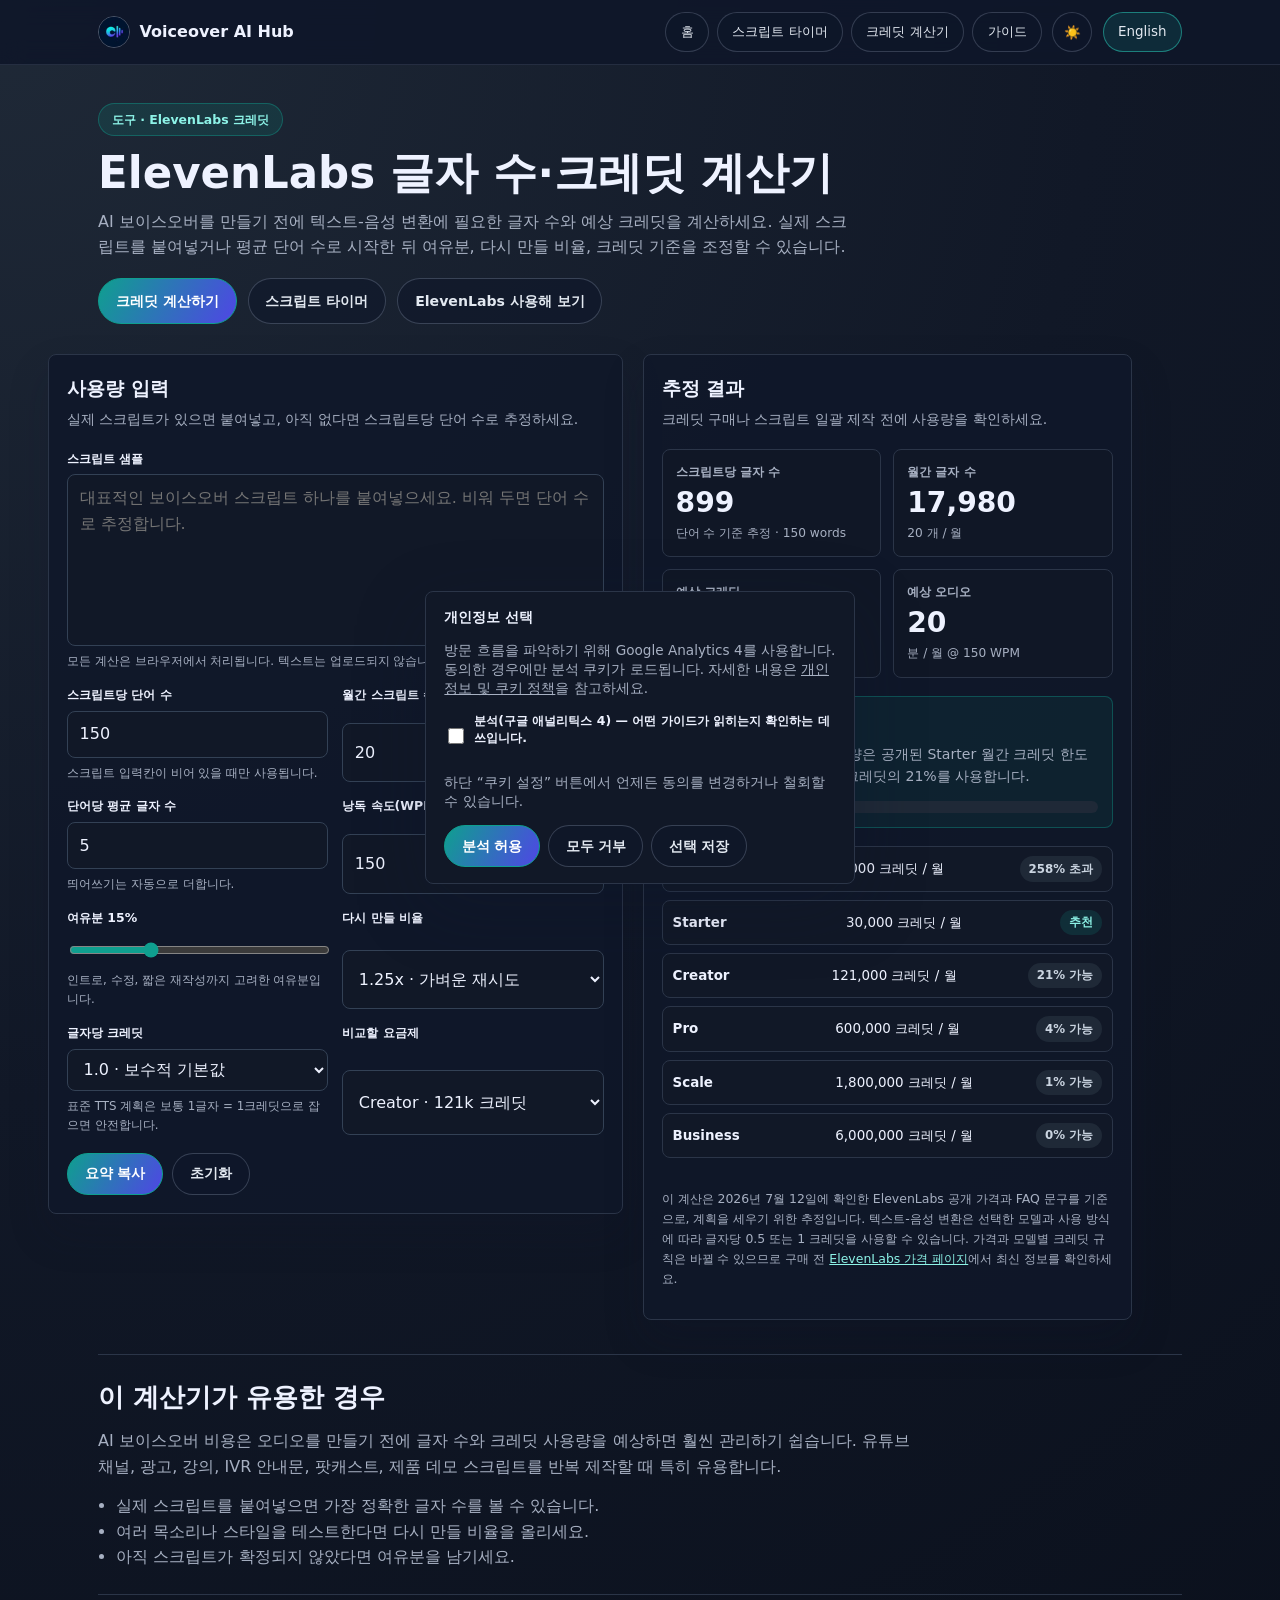
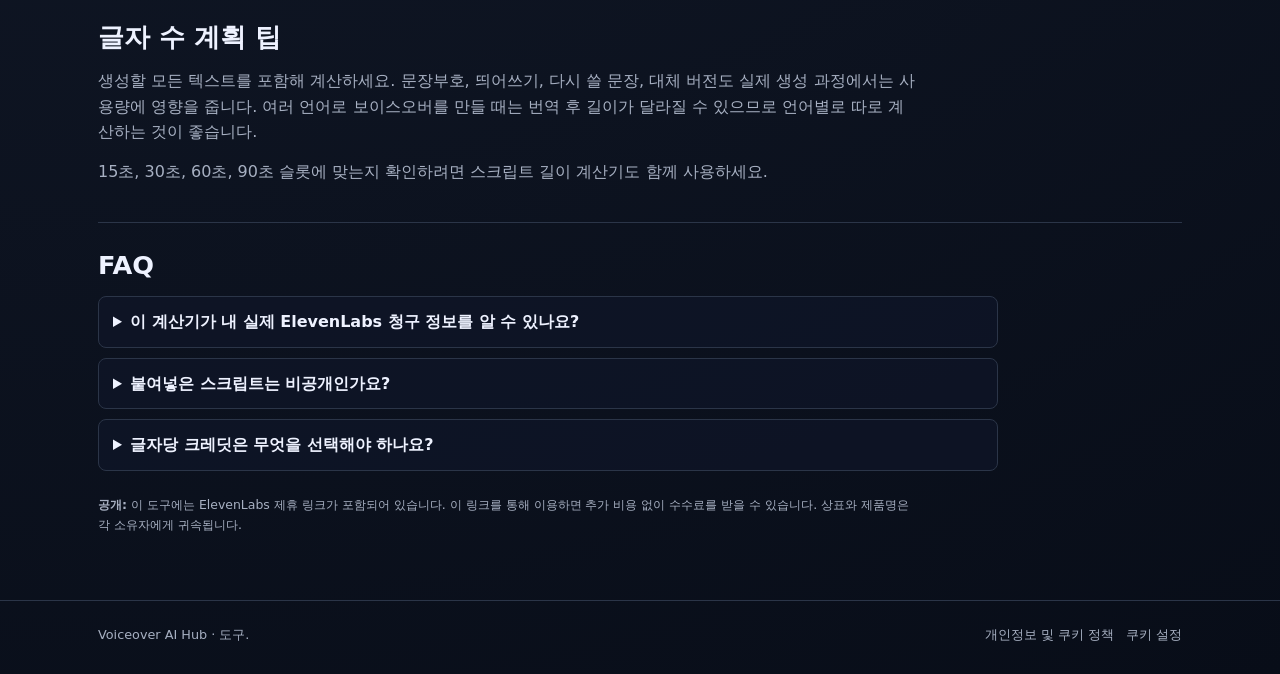
<file: ko/tools/character_cost/character_cost.html>
<!DOCTYPE html>
<html lang="ko">
<head>
  <meta charset="UTF-8" />
  <meta name="viewport" content="width=device-width, initial-scale=1" />
  <title>ElevenLabs 글자 수·크레딧 계산기 | Voiceover AI Hub</title>
  <meta name="description" content="ElevenLabs TTS에 필요한 글자 수, 월간 크레딧, 예상 오디오 시간, 요금제 적합도를 브라우저에서 계산하세요." />
  <meta name="robots" content="index,follow" />
  <link rel="apple-touch-icon" sizes="180x180" href="/favicons/apple-touch-icon.png" />
  <link rel="icon" type="image/x-icon" sizes="any" href="/favicon.ico" />
  <link rel="shortcut icon" href="/favicon.ico" />
  <link rel="icon" type="image/png" sizes="48x48" href="/favicons/favicon-48x48.png" />
  <link rel="icon" type="image/png" sizes="32x32" href="/favicons/favicon-32x32.png" />
  <link rel="icon" type="image/png" sizes="16x16" href="/favicons/favicon-16x16.png" />
  <link rel="manifest" href="/site.webmanifest" />
  <meta name="theme-color" content="#0f172a" />
  <link rel="canonical" href="https://voiceoveraihub.com/ko/tools/character_cost/character_cost.html" />
  <link rel="alternate" hreflang="ko" href="https://voiceoveraihub.com/ko/tools/character_cost/character_cost.html" />
  <link rel="alternate" hreflang="en" href="https://voiceoveraihub.com/tools/character_cost/character_cost.html" />
  <link rel="alternate" hreflang="x-default" href="https://voiceoveraihub.com/tools/character_cost/character_cost.html" />
  <meta property="og:title" content="ElevenLabs 글자 수·크레딧 계산기 | Voiceover AI Hub" />
  <meta property="og:description" content="AI 보이스오버를 만들기 전에 TTS 글자 수, 월간 크레딧, 예상 오디오 시간, 요금제 적합도를 계산하세요." />
  <meta property="og:type" content="website" />
  <meta property="og:url" content="https://voiceoveraihub.com/ko/tools/character_cost/character_cost.html" />
  <meta property="og:image" content="https://voiceoveraihub.com/favicons/favicon.jpg" />
  <meta property="og:image:alt" content="Voiceover AI Hub 로고" />
  <meta property="og:locale" content="ko_KR" />
  <meta property="og:locale:alternate" content="en_US" />
  <meta name="twitter:card" content="summary" />
  <meta name="twitter:title" content="ElevenLabs 글자 수·크레딧 계산기 | Voiceover AI Hub" />
  <meta name="twitter:description" content="AI 보이스오버를 만들기 전에 TTS 글자 수, 월간 크레딧, 예상 오디오 시간, 요금제 적합도를 계산하세요." />
  <meta name="twitter:image" content="https://voiceoveraihub.com/favicons/favicon.jpg" />
  <link rel="stylesheet" href="/tools/character_cost/character_cost.css?v=20260616-2" />

  <script type="application/ld+json">
  {
    "@context": "https://schema.org",
    "@type": "WebApplication",
    "name": "ElevenLabs 글자 수·크레딧 계산기",
    "url": "https://voiceoveraihub.com/ko/tools/character_cost/character_cost.html",
    "applicationCategory": "MultimediaApplication",
    "operatingSystem": "Any",
    "description": "ElevenLabs 텍스트-음성 변환에 필요한 글자 수, 크레딧, 오디오 시간, 요금제 적합도를 계산하는 브라우저 기반 도구입니다.",
    "offers": {
      "@type": "Offer",
      "price": "0",
      "priceCurrency": "USD"
    },
    "inLanguage": "ko"
  }
  </script>
  <script type="application/ld+json">
  {
    "@context": "https://schema.org",
    "@type": "FAQPage",
    "mainEntity": [
      {
        "@type": "Question",
        "name": "ElevenLabs 글자 수·크레딧 계산기는 어떻게 작동하나요?",
        "acceptedAnswer": {
          "@type": "Answer",
          "text": "붙여넣은 텍스트의 글자 수를 세거나 단어 수에서 글자 수를 추정한 뒤, 월간 스크립트 수와 여유분, 다시 만들 비율, 글자당 크레딧 기준을 적용합니다."
        }
      },
      {
        "@type": "Question",
        "name": "이 도구가 ElevenLabs API를 호출하나요?",
        "acceptedAnswer": {
          "@type": "Answer",
          "text": "아니요. 계산은 전부 브라우저에서 실행되며 스크립트 텍스트를 서버나 API로 보내지 않습니다."
        }
      },
      {
        "@type": "Question",
        "name": "요금제 추정은 정확한가요?",
        "acceptedAnswer": {
          "@type": "Answer",
          "text": "아닙니다. 공개된 크레딧 한도와 사용자가 선택한 가정을 바탕으로, 계획을 세우기 위한 추정입니다. 구매 전에는 ElevenLabs의 최신 가격과 크레딧 규칙을 확인하세요."
        }
      }
    ]
  }
  </script>
</head>
<body>
<header class="site-header">
  <div class="page-shell">
    <div class="site-bar">
      <a href="/ko/" class="brand" aria-label="Voiceover AI Hub">
        <img src="/favicons/favicon-48x48.png" alt="Voiceover AI Hub 로고" />
        <span>Voiceover AI Hub</span>
      </a>
      <nav class="site-nav" aria-label="주요 메뉴">
        <a href="/ko/">홈</a>
        <a href="/ko/tools/script_length/script_length.html">스크립트 타이머</a>
        <a href="#calculator">크레딧 계산기</a>
        <a href="#guide">가이드</a>
      </nav>
      <button type="button" class="theme-toggle" id="themeToggle" aria-pressed="true" aria-label="어두운 테마" title="어두운 테마">🌙</button>
      <a class="lang-link" href="/tools/character_cost/character_cost.html" hreflang="en">English</a>
    </div>
  </div>
</header>

<main>
  <section class="page-shell hero">
    <span class="kicker">도구 · ElevenLabs 크레딧</span>
    <h1>ElevenLabs 글자 수·크레딧 계산기</h1>
    <p>
      AI 보이스오버를 만들기 전에 텍스트-음성 변환에 필요한 글자 수와 예상 크레딧을 계산하세요. 실제 스크립트를 붙여넣거나 평균 단어 수로 시작한 뒤 여유분, 다시 만들 비율, 크레딧 기준을 조정할 수 있습니다.
    </p>
    <div class="hero-actions">
      <a class="btn-primary" href="#calculator">크레딧 계산하기</a>
      <a class="btn-secondary" href="/ko/tools/script_length/script_length.html">스크립트 타이머</a>
      <a class="btn-secondary" href="https://try.elevenlabs.io/5cfx02tsbxm9" target="_blank" rel="noopener noreferrer sponsored">ElevenLabs 사용해 보기</a>
    </div>
  </section>

  <div class="page-shell tool-layout" id="calculator">
    <section class="panel" aria-labelledby="inputsTitle">
      <div class="panel-header">
        <h2 id="inputsTitle">사용량 입력</h2>
        <p>실제 스크립트가 있으면 붙여넣고, 아직 없다면 스크립트당 단어 수로 추정하세요.</p>
      </div>
      <div class="form-grid">
        <div class="field full">
          <label for="scriptText">스크립트 샘플</label>
          <textarea id="scriptText" maxlength="40000" placeholder="대표적인 보이스오버 스크립트 하나를 붙여넣으세요. 비워 두면 단어 수로 추정합니다."></textarea>
          <span class="hint">모든 계산은 브라우저에서 처리됩니다. 텍스트는 업로드되지 않습니다.</span>
        </div>
        <div class="field">
          <label for="wordsPerScript">스크립트당 단어 수</label>
          <input id="wordsPerScript" type="number" min="0" step="1" value="150" />
          <span class="hint">스크립트 입력칸이 비어 있을 때만 사용됩니다.</span>
        </div>
        <div class="field">
          <label for="scriptsPerMonth">월간 스크립트 수</label>
          <input id="scriptsPerMonth" type="number" min="0" step="1" value="20" />
        </div>
        <div class="field">
          <label for="avgCharsPerWord">단어당 평균 글자 수</label>
          <input id="avgCharsPerWord" type="number" min="1" max="15" step="0.1" value="5" />
          <span class="hint">띄어쓰기는 자동으로 더합니다.</span>
        </div>
        <div class="field">
          <label for="wpm">낭독 속도(WPM)</label>
          <input id="wpm" type="number" min="60" max="260" step="5" value="150" />
        </div>
        <div class="field">
          <label for="bufferPercent">여유분 <span id="bufferValue">15%</span></label>
          <input id="bufferPercent" type="range" min="0" max="50" step="5" value="15" />
          <span class="hint">인트로, 수정, 짧은 재작성까지 고려한 여유분입니다.</span>
        </div>
        <div class="field">
          <label for="generationMultiplier">다시 만들 비율</label>
          <select id="generationMultiplier">
            <option value="1">1.0x · 최종본만</option>
            <option value="1.25" selected>1.25x · 가벼운 재시도</option>
            <option value="1.5">1.5x · 일반적인 수정</option>
            <option value="2">2.0x · 많이 테스트</option>
          </select>
        </div>
        <div class="field">
          <label for="creditRate">글자당 크레딧</label>
          <select id="creditRate">
            <option value="1" selected>1.0 · 보수적 기본값</option>
            <option value="0.5">0.5 · Flash/Turbo 계획 가정</option>
            <option value="custom">직접 입력</option>
          </select>
          <span class="hint">표준 TTS 계획은 보통 1글자 = 1크레딧으로 잡으면 안전합니다.</span>
        </div>
        <div class="field">
          <label for="customCreditRate">직접 입력 크레딧/글자</label>
          <input id="customCreditRate" type="number" min="0.05" step="0.05" value="1" />
        </div>
        <div class="field">
          <label for="planSelect">비교할 요금제</label>
          <select id="planSelect">
            <option value="free">Free · 10k 크레딧</option>
            <option value="starter">Starter · 30k 크레딧</option>
            <option value="creator" selected>Creator · 121k 크레딧</option>
            <option value="pro">Pro · 600k 크레딧</option>
            <option value="scale">Scale · 1.8M 크레딧</option>
            <option value="business">Business · 6M 크레딧</option>
            <option value="custom">월간 크레딧 직접 입력</option>
          </select>
        </div>
        <div class="field">
          <label for="customPlanCredits">직접 입력 월간 크레딧</label>
          <input id="customPlanCredits" type="number" min="1" step="1000" value="100000" />
        </div>
      </div>
      <div class="controls-row">
        <button class="btn-primary" type="button" id="copyButton">요약 복사</button>
        <button class="btn-ghost" type="button" id="resetButton">초기화</button>
        <span class="hint" id="copyFeedback" aria-live="polite"></span>
      </div>
    </section>

    <aside class="panel" aria-labelledby="resultsTitle">
      <div class="panel-header">
        <h2 id="resultsTitle">추정 결과</h2>
        <p>크레딧 구매나 스크립트 일괄 제작 전에 사용량을 확인하세요.</p>
      </div>
      <div class="results-grid">
        <div class="metric">
          <span>스크립트당 글자 수</span>
          <strong id="charactersPerScript">0</strong>
          <small id="charactersDetail">붙여넣은 텍스트 기준</small>
        </div>
        <div class="metric">
          <span>월간 글자 수</span>
          <strong id="monthlyCharacters">0</strong>
          <small id="monthlyDetail">개 / 월</small>
        </div>
        <div class="metric">
          <span>예상 크레딧</span>
          <strong id="estimatedCredits">0</strong>
          <small id="creditsDetail">여유분과 다시 만들기 포함</small>
        </div>
        <div class="metric">
          <span>예상 오디오</span>
          <strong id="estimatedAudio">0</strong>
          <small id="audioDetail">분 / 월</small>
        </div>
      </div>
      <div class="recommendation" id="recommendation">
        <h3 id="recommendationTitle">요금제 추정</h3>
        <p id="recommendationText">사용량을 입력하면 요금제 추정이 표시됩니다.</p>
        <div class="usage-bar" aria-hidden="true">
          <div class="usage-fill" id="usageFill"></div>
        </div>
      </div>
      <div class="plan-list" id="planRows" aria-label="공개 크레딧 한도 비교"></div>
      <p class="source-note">
        이 계산은 2026년 7월 12일에 확인한 ElevenLabs 공개 가격과 FAQ 문구를 기준으로, 계획을 세우기 위한 추정입니다. 텍스트-음성 변환은 선택한 모델과 사용 방식에 따라 글자당 0.5 또는 1 크레딧을 사용할 수 있습니다. 가격과 모델별 크레딧 규칙은 바뀔 수 있으므로 구매 전
        <a href="https://elevenlabs.io/pricing" target="_blank" rel="noopener noreferrer">ElevenLabs 가격 페이지</a>에서 최신 정보를 확인하세요.
      </p>
    </aside>
  </div>

  <div class="page-shell guide" id="guide">
    <section>
      <h2>이 계산기가 유용한 경우</h2>
      <p>
        AI 보이스오버 비용은 오디오를 만들기 전에 글자 수와 크레딧 사용량을 예상하면 훨씬 관리하기 쉽습니다. 유튜브 채널, 광고, 강의, IVR 안내문, 팟캐스트, 제품 데모 스크립트를 반복 제작할 때 특히 유용합니다.
      </p>
      <ul>
        <li>실제 스크립트를 붙여넣으면 가장 정확한 글자 수를 볼 수 있습니다.</li>
        <li>여러 목소리나 스타일을 테스트한다면 다시 만들 비율을 올리세요.</li>
        <li>아직 스크립트가 확정되지 않았다면 여유분을 남기세요.</li>
      </ul>
    </section>
    <section>
      <h2>글자 수 계획 팁</h2>
      <p>
        생성할 모든 텍스트를 포함해 계산하세요. 문장부호, 띄어쓰기, 다시 쓸 문장, 대체 버전도 실제 생성 과정에서는 사용량에 영향을 줍니다. 여러 언어로 보이스오버를 만들 때는 번역 후 길이가 달라질 수 있으므로 언어별로 따로 계산하는 것이 좋습니다.
      </p>
      <p>
        15초, 30초, 60초, 90초 슬롯에 맞는지 확인하려면 스크립트 길이 계산기도 함께 사용하세요.
      </p>
    </section>
    <section id="faq">
      <h2>FAQ</h2>
      <div class="faq-list">
        <details>
          <summary>이 계산기가 내 실제 ElevenLabs 청구 정보를 알 수 있나요?</summary>
          <p>아니요. 공개된 크레딧 한도와 사용자가 선택한 가정을 바탕으로 한 추정입니다. 실제 사용량은 모델, 제품, API 설정, 청구 정책 변화에 따라 달라질 수 있습니다.</p>
        </details>
        <details>
          <summary>붙여넣은 스크립트는 비공개인가요?</summary>
          <p>네. 이 도구는 브라우저에서 실행되며 스크립트 텍스트를 Voiceover AI Hub, ElevenLabs 또는 다른 API로 보내지 않습니다.</p>
        </details>
        <details>
          <summary>글자당 크레딧은 무엇을 선택해야 하나요?</summary>
          <p>보수적인 표준 TTS 계획에는 1.0 크레딧/글자를 사용하세요. 선택한 모델이나 API 경로에 할인된 크레딧 기준이 적용되는 것을 알고 있을 때만 더 낮은 값을 직접 입력하세요.</p>
        </details>
      </div>
    </section>
    <p class="disclosure-note" id="disclosure">
      <strong>공개:</strong> 이 도구에는 ElevenLabs 제휴 링크가 포함되어 있습니다. 이 링크를 통해 이용하면 추가 비용 없이 수수료를 받을 수 있습니다. 상표와 제품명은 각 소유자에게 귀속됩니다.
    </p>
  </div>
</main>

<footer class="site-footer">
  <div class="page-shell footer-bar">
    <span>Voiceover AI Hub · 도구.</span>
    <span class="footer-links">
      <a href="/privacy.html">개인정보 및 쿠키 정책</a>
      <button type="button" class="cookie-settings-link" data-consent-open>쿠키 설정</button>
    </span>
  </div>
</footer>

<div class="consent-banner" data-consent-banner hidden aria-hidden="true">
  <strong>개인정보 선택</strong>
  <p class="consent-copy">
    방문 흐름을 파악하기 위해 Google Analytics 4를 사용합니다. 동의한 경우에만 분석 쿠키가 로드됩니다.
    자세한 내용은 <a href="/privacy.html">개인정보 및 쿠키 정책</a>을 참고하세요.
  </p>
  <label class="consent-toggle">
    <input type="checkbox" data-consent-toggle />
    <span>분석(구글 애널리틱스 4) — 어떤 가이드가 읽히는지 확인하는 데 쓰입니다.</span>
  </label>
  <p class="consent-note">하단 “쿠키 설정” 버튼에서 언제든 동의를 변경하거나 철회할 수 있습니다.</p>
  <div class="consent-actions">
    <button class="btn-primary" type="button" data-consent-accept>분석 허용</button>
    <button class="btn-ghost" type="button" data-consent-reject>모두 거부</button>
    <button class="btn-outline" type="button" data-consent-save>선택 저장</button>
  </div>
</div>
<script defer src="/consent.js"></script>
<script defer src="/tools/character_cost/character_cost.js"></script>
</body>
</html>
</file>
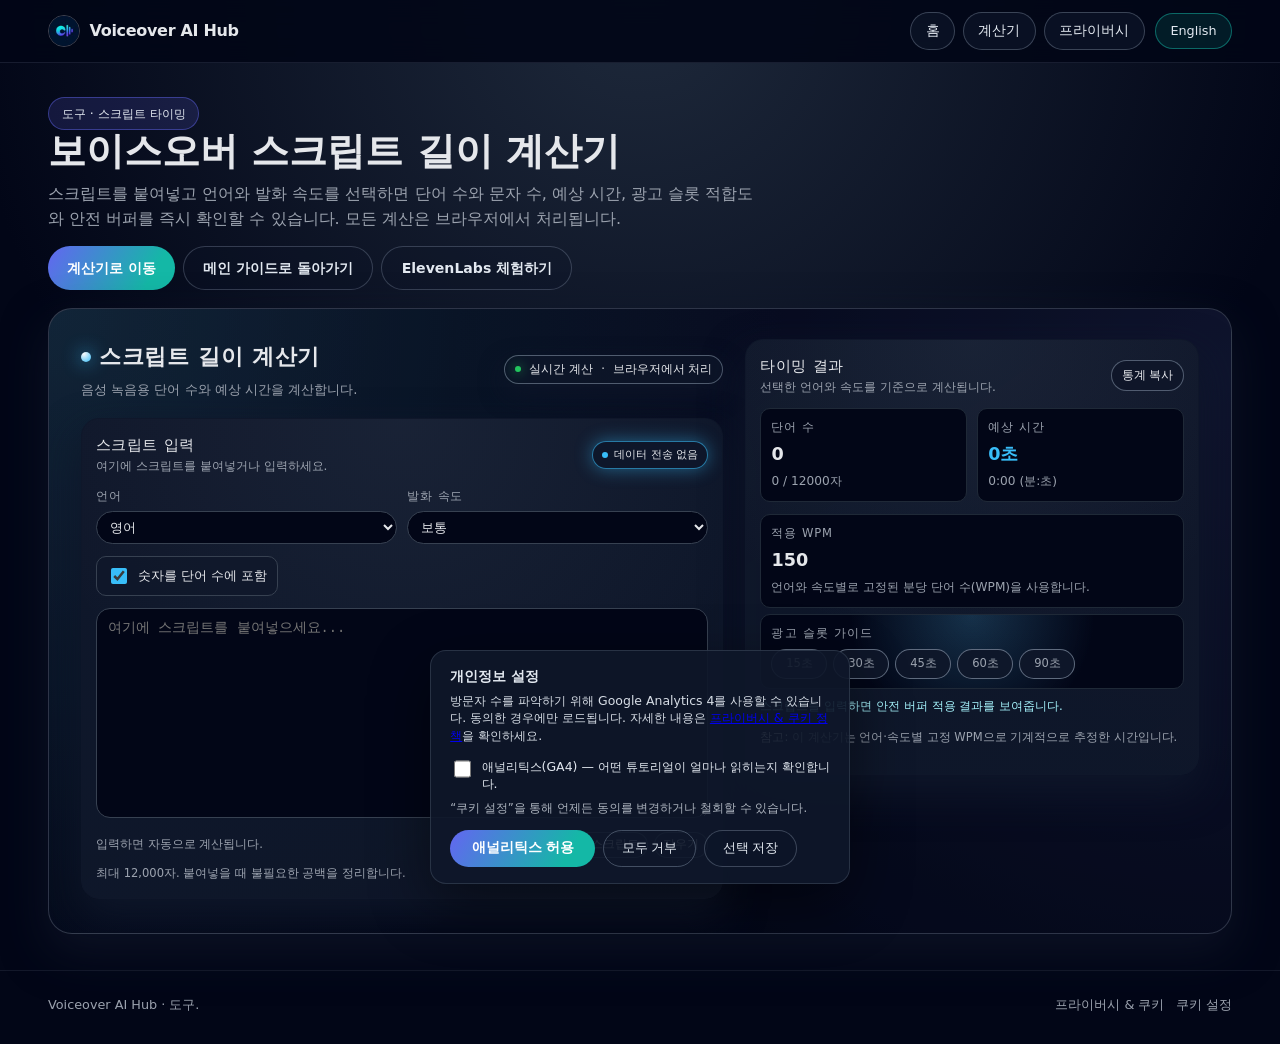
<file: ko/tools/script_length/script_lenght.html>
<!DOCTYPE html>
<html lang="ko">
<head>
  <meta charset="UTF-8">
  <title>보이스오버 스크립트 길이 계산기 | Voiceover AI Hub</title>
  <meta name="viewport" content="width=device-width, initial-scale=1">
  <meta name="description" content="보이스오버 스크립트를 붙여넣고 언어와 발화 속도를 선택하면 단어 수, 예상 시간, 광고 슬롯 적합도, 안전 버퍼를 즉시 계산합니다. 모든 계산은 브라우저에서 처리됩니다. 무료 온라인 계산기.">
  <meta name="robots" content="index,follow">

  <link rel="apple-touch-icon" sizes="180x180" href="/favicons/apple-touch-icon.png" />
  <link rel="icon" type="image/x-icon" sizes="any" href="/favicon.ico" />
  <link rel="shortcut icon" href="/favicon.ico" />
  <link rel="icon" type="image/png" sizes="48x48" href="/favicons/favicon-48x48.png" />
  <link rel="icon" type="image/png" sizes="32x32" href="/favicons/favicon-32x32.png" />
  <link rel="icon" type="image/png" sizes="16x16" href="/favicons/favicon-16x16.png" />
  <link rel="manifest" href="/site.webmanifest" />
  <meta name="theme-color" content="#0f172a" />
  <link rel="canonical" href="https://voiceoveraihub.com/ko/tools/script_length/script_lenght.html" />
  <link rel="alternate" hreflang="ko" href="https://voiceoveraihub.com/ko/tools/script_length/script_lenght.html" />
  <link rel="alternate" hreflang="en" href="https://voiceoveraihub.com/tools/script_length/script_lenght.html" />
  <meta property="og:title" content="보이스오버 스크립트 길이 계산기 | Voiceover AI Hub" />
  <meta property="og:description" content="스크립트를 붙여넣고 언어와 발화 속도를 선택해 단어 수, 예상 시간, 광고 슬롯 적합도를 바로 계산하세요. 모든 계산은 브라우저에서 처리됩니다." />
  <meta property="og:type" content="website" />
  <meta property="og:url" content="https://voiceoveraihub.com/ko/tools/script_length/script_lenght.html" />

  <style>
    :root {
      --bg: #0f172a;
      --bg-soft: #111827;
      --panel: #020617;
      --accent: #38bdf8;
      --accent-soft: rgba(56, 189, 248, 0.12);
      --accent-strong: rgba(56, 189, 248, 0.9);
      --text: #e5e7eb;
      --muted: #9ca3af;
      --border: #1f2937;
      --danger: #f97373;
      --radius-lg: 18px;
      --radius-sm: 10px;
      --shadow-soft: 0 18px 45px rgba(15, 23, 42, 0.7);
      --shadow-chip: 0 10px 25px rgba(15, 23, 42, 0.8);
    }

    * {
      box-sizing: border-box;
    }

    .sr-only {
      position: absolute;
      width: 1px;
      height: 1px;
      padding: 0;
      margin: -1px;
      overflow: hidden;
      clip: rect(0, 0, 0, 0);
      white-space: nowrap;
      border: 0;
    }

    body {
      margin: 0;
      min-height: 100vh;
      font-family: system-ui, -apple-system, BlinkMacSystemFont, "Segoe UI", sans-serif;
      background: radial-gradient(circle at top, #1e293b 0, #020617 55%);
      color: var(--text);
      line-height: 1.6;
    }

    .page-shell {
      width: 100%;
      max-width: 1280px;
      margin: 0 auto;
      padding: 0 clamp(1.25rem, 4vw, 3rem);
    }

    .site-header {
      position: sticky;
      top: 0;
      z-index: 20;
      background: rgba(2, 6, 23, 0.9);
      border-bottom: 1px solid rgba(148, 163, 184, 0.15);
      backdrop-filter: blur(12px);
    }

    .site-bar {
      display: flex;
      align-items: center;
      gap: 0.65rem;
      flex-wrap: wrap;
      padding: 0.75rem 0;
    }

    .brand {
      display: inline-flex;
      align-items: center;
      gap: 0.6rem;
      color: var(--text);
      font-weight: 700;
      letter-spacing: -0.02em;
      text-decoration: none;
    }

    .brand img {
      width: 32px;
      height: 32px;
      border-radius: 999px;
      border: 1px solid rgba(255, 255, 255, 0.25);
      object-fit: cover;
    }

    .site-nav {
      display: flex;
      gap: 0.5rem;
      align-items: center;
      flex-wrap: wrap;
      margin-left: auto;
    }

    .site-nav a {
      color: #e2e8f0;
      text-decoration: none;
      font-size: 0.85rem;
      padding: 0.45rem 0.9rem;
      border-radius: 999px;
      border: 1px solid rgba(148, 163, 184, 0.35);
      background: rgba(15, 23, 42, 0.65);
    }

    .site-nav a:hover {
      border-color: rgba(255, 255, 255, 0.35);
      color: #fff;
    }

    .lang-link {
      font-size: 0.8rem;
      color: #e2e8f0;
      text-decoration: none;
      padding: 0.4rem 0.9rem;
      border-radius: 999px;
      border: 1px solid rgba(20, 184, 166, 0.5);
      background: rgba(20, 184, 166, 0.12);
    }

    .lang-link:hover {
      color: #fff;
      border-color: rgba(20, 184, 166, 0.7);
    }

    .tool-hero {
      padding: 34px 0 18px;
      display: flex;
      flex-wrap: wrap;
      gap: 14px;
      align-items: flex-start;
    }

    .tool-hero h1 {
      margin: 0 0 0.5rem 0;
      font-size: clamp(2rem, 3vw, 2.6rem);
      line-height: 1.1;
    }

    .tool-hero p {
      margin: 0 0 0.9rem 0;
      color: var(--muted);
      max-width: 720px;
    }

    .pill {
      display: inline-flex;
      align-items: center;
      gap: 0.4rem;
      padding: 0.35rem 0.8rem;
      border-radius: 999px;
      border: 1px solid rgba(99, 102, 241, 0.45);
      color: #e2e8f0;
      background: rgba(99, 102, 241, 0.16);
      font-size: 0.78rem;
    }

    .hero-actions {
      display: flex;
      gap: 0.5rem;
      flex-wrap: wrap;
    }

    .hero-btn {
      display: inline-flex;
      align-items: center;
      gap: 0.45rem;
      padding: 0.6rem 1.2rem;
      border-radius: 999px;
      text-decoration: none;
      font-weight: 600;
      font-size: 0.88rem;
    }

    .hero-btn.primary {
      background: linear-gradient(120deg, #6366f1 0%, #14b8a6 80%);
      color: #fff;
      border: none;
    }

    .hero-btn.secondary {
      background: rgba(15, 23, 42, 0.25);
      color: #e2e8f0;
      border: 1px solid rgba(148, 163, 184, 0.3);
    }

    .site-footer {
      padding: 24px 0 28px;
      border-top: 1px solid rgba(148, 163, 184, 0.12);
      color: var(--muted);
      font-size: 0.8rem;
      margin-top: 36px;
    }

    .footer-bar {
      display: flex;
      justify-content: space-between;
      align-items: center;
      gap: 0.65rem;
      flex-wrap: wrap;
    }

    .footer-links {
      display: inline-flex;
      gap: 0.75rem;
      align-items: center;
    }

    .footer-links a,
    .footer-links button {
      color: var(--muted);
      text-decoration: none;
      background: none;
      border: none;
      cursor: pointer;
      font-size: 0.8rem;
      padding: 0;
    }

    .footer-links a:hover,
    .footer-links button:hover {
      text-decoration: underline;
      color: #e2e8f0;
    }

    .app {
      width: 100%;
      max-width: 1180px;
      background: radial-gradient(circle at top left, #0b1120 0, #020617 55%);
      border-radius: 24px;
      border: 1px solid rgba(148, 163, 184, 0.3);
      box-shadow: var(--shadow-soft);
      padding: 20px;
      position: relative;
      overflow: hidden;
      margin-bottom: 32px;
    }

    @media (min-width: 768px) {
      .app {
        padding: 24px 28px 28px;
      }
    }

    @media (min-width: 1280px) {
      .app {
        max-width: 1280px;
        padding: 30px 32px 34px;
      }
      .app-inner {
        grid-template-columns: minmax(0, 1.8fr) minmax(0, 1.2fr);
        gap: 26px;
      }
      .title {
        font-size: 1.55rem;
      }
      textarea {
        min-height: 240px;
        max-height: 480px;
      }
    }

    .app::before {
      content: "";
      position: absolute;
      inset: 0;
      background:
        radial-gradient(circle at 0 0, rgba(56, 189, 248, 0.18), transparent 55%),
        radial-gradient(circle at 100% 10%, rgba(129, 140, 248, 0.16), transparent 60%);
      mix-blend-mode: screen;
      pointer-events: none;
      opacity: 0.6;
    }

    .app-inner {
      position: relative;
      z-index: 1;
      display: grid;
      grid-template-columns: minmax(0, 1.7fr) minmax(0, 1.2fr);
      gap: 22px;
    }

    @media (max-width: 900px) {
      .app-inner {
        grid-template-columns: minmax(0, 1fr);
      }
    }

    .header {
      display: flex;
      flex-wrap: wrap;
      align-items: center;
      justify-content: space-between;
      margin-bottom: 18px;
      gap: 10px;
    }

    .title-group {
      display: flex;
      flex-direction: column;
      gap: 4px;
    }

    .title {
      font-size: 1.4rem;
      letter-spacing: 0.03em;
      font-weight: 650;
      display: inline-flex;
      align-items: center;
      gap: 8px;
    }

    .title span.logo-dot {
      width: 10px;
      height: 10px;
      border-radius: 999px;
      background: radial-gradient(circle at 30% 20%, #f9fafb, #38bdf8);
      box-shadow: 0 0 18px rgba(56, 189, 248, 0.95);
    }

    .subtitle {
      font-size: 0.83rem;
      color: var(--muted);
    }

    .chip-row {
      display: inline-flex;
      align-items: center;
      gap: 8px;
      background: rgba(15, 23, 42, 0.7);
      padding: 4px 10px;
      border-radius: 999px;
      border: 1px solid rgba(148, 163, 184, 0.5);
      box-shadow: var(--shadow-chip);
      font-size: 0.72rem;
      color: #e5e7eb;
    }

    .chip-dot {
      width: 6px;
      height: 6px;
      border-radius: 999px;
      background: #22c55e;
      box-shadow: 0 0 12px rgba(34, 197, 94, 0.9);
    }

    .badge {
      display: inline-flex;
      align-items: center;
      gap: 6px;
      font-size: 0.7rem;
      padding: 4px 9px;
      border-radius: 999px;
      background: rgba(15, 23, 42, 0.86);
      border: 1px solid rgba(56, 189, 248, 0.6);
      box-shadow: 0 0 18px rgba(56, 189, 248, 0.45);
      white-space: nowrap;
    }

    .badge-dot {
      width: 6px;
      height: 6px;
      border-radius: 999px;
      background: var(--accent);
    }

    .card {
      background: linear-gradient(145deg, rgba(15, 23, 42, 0.96), rgba(15, 23, 42, 0.94));
      border-radius: var(--radius-lg);
      border: 1px solid rgba(15, 23, 42, 1);
      box-shadow: 0 18px 40px rgba(15, 23, 42, 0.95);
      padding: 14px 14px 16px;
      position: relative;
      overflow: hidden;
    }

    .card::before {
      content: "";
      position: absolute;
      inset: 0;
      background: radial-gradient(circle at top, rgba(148, 163, 184, 0.09), transparent 65%);
      opacity: 0.9;
      pointer-events: none;
    }

    .card-inner {
      position: relative;
      z-index: 1;
    }

    .card-header {
      display: flex;
      justify-content: space-between;
      align-items: center;
      margin-bottom: 10px;
    }

    .card-title {
      font-size: 0.96rem;
      font-weight: 550;
      letter-spacing: 0.03em;
      text-transform: uppercase;
      color: #e5e7eb;
    }

    .card-caption {
      font-size: 0.76rem;
      color: var(--muted);
    }

    .field-group {
      display: flex;
      gap: 10px;
      margin-bottom: 12px;
      flex-wrap: wrap;
    }

    .field {
      flex: 1;
      min-width: 120px;
    }

    .label {
      display: block;
      font-size: 0.75rem;
      text-transform: uppercase;
      letter-spacing: 0.07em;
      margin-bottom: 5px;
      color: var(--muted);
    }

    select {
      width: 100%;
      padding: 7px 9px;
      border-radius: 999px;
      border: 1px solid rgba(55, 65, 81, 1);
      background: radial-gradient(circle at top left, #020617, #020617);
      color: var(--text);
      font-size: 0.83rem;
      outline: none;
      transition: border-color 0.1s ease, box-shadow 0.1s ease;
    }

    select:focus {
      border-color: var(--accent);
      box-shadow: 0 0 0 2px var(--accent-strong), 0 0 0 4px rgba(56, 189, 248, 0.25);
    }

    textarea {
      width: 100%;
      min-height: 210px;
      max-height: 420px;
      resize: vertical;
      padding: 10px 11px;
      border-radius: 14px;
      border: 1px solid rgba(55, 65, 81, 1);
      background: radial-gradient(circle at top left, #020617, #020617);
      color: var(--text);
      font-size: 0.86rem;
      line-height: 1.5;
      transition: border-color 0.1s ease, box-shadow 0.1s ease;
    }

    textarea:focus {
      outline: none;
      border-color: var(--accent);
      box-shadow: 0 0 0 2px var(--accent-strong), 0 0 0 4px rgba(56, 189, 248, 0.25);
    }

    .helper-row {
      display: flex;
      justify-content: space-between;
      align-items: center;
      margin-top: 6px;
      font-size: 0.72rem;
      color: var(--muted);
      gap: 10px;
      flex-wrap: wrap;
    }

    .helper-actions {
      display: inline-flex;
      gap: 6px;
      flex-wrap: wrap;
    }

    .helper-row button,
    .chip-button {
      border-radius: 999px;
      padding: 4px 8px;
      font-size: 0.74rem;
      background: rgba(15, 23, 42, 0.95);
      border: 1px solid rgba(148, 163, 184, 0.5);
      color: #e5e7eb;
      cursor: pointer;
      transition: border-color 0.1s ease, box-shadow 0.1s ease, color 0.1s ease;
    }

    .helper-row button:hover,
    .chip-button:hover {
      border-color: var(--accent);
      color: var(--accent);
      box-shadow: 0 0 0 1px rgba(56, 189, 248, 0.4);
    }

    .chip-button {
      padding: 6px 10px;
      font-size: 0.75rem;
      display: inline-flex;
      align-items: center;
      gap: 6px;
    }

    /* Results side */
    .stats-grid {
      display: grid;
      grid-template-columns: repeat(2, minmax(0, 1fr));
      gap: 10px;
      margin-bottom: 12px;
    }

    @media (max-width: 480px) {
      .stats-grid {
        grid-template-columns: minmax(0, 1fr);
      }
    }

    @media (max-width: 640px) {
      .app {
        padding: 16px;
        border-radius: 18px;
      }
      .app-inner {
        gap: 16px;
      }
      .card {
        padding: 12px;
      }
      .card-header {
        flex-direction: column;
        align-items: flex-start;
        gap: 8px;
      }
      .chip-button {
        width: 100%;
        justify-content: center;
      }
      .helper-actions {
        width: 100%;
      }
      .helper-actions button {
        flex: 1;
      }
      .stats-grid {
        grid-template-columns: minmax(0, 1fr);
      }
    }

    @media (max-width: 760px) {
      .site-bar {
        flex-direction: column;
        align-items: flex-start;
      }
      .site-nav {
        width: 100%;
        margin-left: 0;
      }
      .site-nav a {
        width: auto;
      }
      .hero-btn {
        width: 100%;
        justify-content: center;
      }
    }

    .stat {
      padding: 9px 10px;
      border-radius: var(--radius-sm);
      border: 1px solid var(--border);
      background: linear-gradient(145deg, #020617, #020617);
      display: flex;
      flex-direction: column;
      gap: 4px;
    }

    .stat-label {
      font-size: 0.72rem;
      text-transform: uppercase;
      letter-spacing: 0.08em;
      color: var(--muted);
    }

    .stat-value {
      font-size: 1.1rem;
      font-weight: 600;
    }

    .stat-hint {
      font-size: 0.76rem;
      color: var(--muted);
    }

    .stat-value.accent {
      color: var(--accent);
    }

    .slot-panel {
      margin-top: 6px;
      padding: 9px 10px;
      border-radius: var(--radius-sm);
      border: 1px solid var(--border);
      background: radial-gradient(circle at top, rgba(56, 189, 248, 0.15), #020617 55%);
    }

    .slot-title {
      font-size: 0.75rem;
      text-transform: uppercase;
      letter-spacing: 0.09em;
      color: var(--muted);
      margin-bottom: 6px;
    }

    .slot-row {
      display: flex;
      flex-wrap: wrap;
      gap: 6px;
    }

    .slot {
      min-width: 56px;
      padding: 4px 8px;
      border-radius: 999px;
      font-size: 0.72rem;
      border: 1px solid rgba(148, 163, 184, 0.6);
      background: rgba(15, 23, 42, 0.96);
      text-align: center;
      color: var(--muted);
      position: relative;
    }

    .slot.best-fit {
      border-color: var(--accent);
      background: var(--accent-soft);
      color: #e5e7eb;
      box-shadow: 0 0 0 1px rgba(56, 189, 248, 0.8);
    }

    .slot.too-short,
    .slot.too-long {
      opacity: 0.5;
    }

    .slot span.tag {
      display: block;
      font-size: 0.65rem;
      margin-top: 2px;
      color: var(--muted);
    }

    .note {
      margin-top: 8px;
      font-size: 0.72rem;
      color: var(--muted);
    }

    .note strong {
      font-weight: 500;
      color: #e5e7eb;
    }

    .alert {
      margin-top: 6px;
      font-size: 0.74rem;
      color: var(--danger);
    }

    .buffer-hint {
      margin-top: 8px;
      font-size: 0.74rem;
      color: #a5f3fc;
    }

    .alert-inline {
      display: inline-block;
      margin-left: 4px;
      color: var(--danger);
    }

    .toggle {
      display: inline-flex;
      align-items: center;
      gap: 8px;
      font-size: 0.8rem;
      color: var(--text);
      padding: 8px 10px;
      border-radius: var(--radius-sm);
      border: 1px solid rgba(55, 65, 81, 1);
      background: rgba(15, 23, 42, 0.75);
    }

    .toggle input {
      accent-color: var(--accent);
      width: 16px;
      height: 16px;
    }

    .helper-note {
      color: var(--muted);
    }

    .consent-banner {
      position: fixed;
      bottom: 1rem;
      right: 1rem;
      left: 1rem;
      max-width: 420px;
      margin: 0 auto;
      background: rgba(15, 23, 42, 0.92);
      border: 1px solid rgba(148, 163, 184, 0.2);
      border-radius: 1rem;
      padding: 1rem 1.2rem;
      color: #e2e8f0;
      font-size: 0.85rem;
      line-height: 1.4;
      box-shadow: 0 20px 60px rgba(0, 0, 0, 0.45);
      z-index: 100;
    }

    .consent-copy {
      margin-top: 0.35rem;
      font-size: 0.78rem;
      color: rgba(226, 232, 240, 0.95);
    }

    .consent-toggle {
      margin-top: 0.85rem;
      display: flex;
      gap: 0.45rem;
      align-items: flex-start;
      font-size: 0.78rem;
    }

    .consent-toggle input {
      width: 18px;
      height: 18px;
      accent-color: var(--accent);
      margin-top: 0.15rem;
    }

    .consent-note {
      margin-top: 0.45rem;
      font-size: 0.72rem;
      color: rgba(226, 232, 240, 0.75);
    }

    .consent-actions {
      margin-top: 0.85rem;
      display: flex;
      gap: 0.5rem;
      flex-wrap: wrap;
    }

    .btn-primary {
      background: linear-gradient(120deg, #6366f1 0%, #14b8a6 80%);
      color: #fff;
      border: none;
      border-radius: 999px;
      padding: 0.6rem 1.35rem;
      font-weight: 600;
      display: inline-flex;
      gap: 0.5rem;
      align-items: center;
      cursor: pointer;
      text-decoration: none;
      font-size: 0.85rem;
    }

    .btn-outline {
      background: rgba(15, 23, 42, 0.25);
      border: 1px solid rgba(148, 163, 184, 0.35);
      color: #e2e8f0;
      border-radius: 999px;
      padding: 0.5rem 1.1rem;
      font-size: 0.82rem;
      cursor: pointer;
    }

    .btn-ghost {
      background: transparent;
      border: 1px solid rgba(148, 163, 184, 0.4);
      color: #e2e8f0;
      border-radius: 999px;
      padding: 0.5rem 1.1rem;
      font-size: 0.82rem;
      cursor: pointer;
    }

    .cookie-settings-link {
      background: none;
      border: none;
      color: var(--accent);
      font-size: 0.8rem;
      cursor: pointer;
      padding: 0;
    }

    .cookie-settings-link:hover,
    .cookie-settings-link:focus {
      text-decoration: underline;
    }
  </style>
</head>
<body>
<header class="site-header">
  <div class="page-shell">
    <div class="site-bar">
      <a href="/ko/" class="brand" aria-label="Voiceover AI Hub">
        <img src="/favicons/favicon-48x48.png" alt="Voiceover AI Hub 로고" />
        <span>Voiceover AI Hub</span>
      </a>
      <nav class="site-nav">
        <a href="/ko/">홈</a>
        <a href="#calculator">계산기</a>
        <a href="/privacy.html">프라이버시</a>
      </nav>
      <a class="lang-link" href="/tools/script_length/script_lenght.html" hreflang="en">English</a>
    </div>
  </div>
</header>

<main>
  <div class="page-shell">
    <section class="tool-hero">
      <div>
        <span class="pill">도구 · 스크립트 타이밍</span>
        <h1>보이스오버 스크립트 길이 계산기</h1>
        <p>
          스크립트를 붙여넣고 언어와 발화 속도를 선택하면 단어 수와 문자 수, 예상 시간, 광고 슬롯 적합도와 안전 버퍼를 즉시 확인할 수 있습니다. 모든 계산은 브라우저에서 처리됩니다.
        </p>
        <div class="hero-actions">
          <a class="hero-btn primary" href="#calculator">계산기로 이동</a>
          <a class="hero-btn secondary" href="/ko/">메인 가이드로 돌아가기</a>
          <a class="hero-btn secondary" href="https://try.elevenlabs.io/5cfx02tsbxm9" target="_blank" rel="noopener noreferrer">ElevenLabs 체험하기</a>
        </div>
      </div>
    </section>
  </div>

  <div class="page-shell" id="calculator">
    <div class="app">
      <div class="app-inner">
        <!-- Left column: input -->
        <section>
          <header class="header">
            <div class="title-group">
              <div class="title">
                <span class="logo-dot"></span>
                스크립트 길이 계산기
              </div>
              <div class="subtitle">
                음성 녹음용 단어 수와 예상 시간을 계산합니다.
              </div>
            </div>
            <div class="chip-row">
              <span class="chip-dot"></span>
              실시간 계산
              <span>·</span>
              브라우저에서 처리
            </div>
          </header>

          <div class="card">
            <div class="card-inner">
              <div class="card-header">
                <div>
                  <div class="card-title">스크립트 입력</div>
                  <div class="card-caption">여기에 스크립트를 붙여넣거나 입력하세요.</div>
                </div>
                <div class="badge">
                  <span class="badge-dot"></span>
                  데이터 전송 없음
                </div>
              </div>

              <div class="field-group">
                <div class="field">
                  <label for="language" class="label">언어</label>
                  <select id="language" aria-describedby="languageHint">
                    <option value="en">영어</option>
                    <option value="fr">프랑스어</option>
                    <option value="es">스페인어</option>
                    <option value="de">독일어</option>
                    <option value="other">기타 / 혼합</option>
                  </select>
                </div>
                <div class="field">
                  <label for="pace" class="label">발화 속도</label>
                  <select id="pace" aria-describedby="paceHint">
                    <option value="slow">느림</option>
                    <option value="normal" selected>보통</option>
                    <option value="fast">빠름</option>
                  </select>
                </div>
              </div>

              <div class="field-group">
                <label class="toggle" for="countNumbers">
                  <input type="checkbox" id="countNumbers" checked>
                  <span>숫자를 단어 수에 포함</span>
                </label>
              </div>

              <textarea id="scriptInput"
                        aria-describedby="inputHint limitHint"
                        placeholder="여기에 스크립트를 붙여넣으세요..."></textarea>

              <div class="helper-row">
                <span class="helper-note" id="inputHint">입력하면 자동으로 계산됩니다.</span>
                <div class="helper-actions">
                  <button type="button" id="sampleButton">샘플 스크립트</button>
                  <button type="button" id="clearButton">지우기</button>
                </div>
              </div>
              <div class="helper-row">
                <span class="helper-note" id="limitHint">
                  최대 12,000자. 붙여넣을 때 불필요한 공백을 정리합니다.
                </span>
                <span class="alert-inline" id="limitAlert" style="display:none;">최대 길이로 잘랐습니다.</span>
              </div>

              <div class="sr-only" id="languageHint">언어별 고정 WPM(분당 단어 수)을 적용합니다.</div>
              <div class="sr-only" id="paceHint">발화 속도를 선택해 예상 시간을 조정합니다.</div>
            </div>
          </div>
        </section>

        <!-- Right column: results -->
        <section>
          <div class="card">
            <div class="card-inner">
              <div class="card-header">
                <div>
                  <div class="card-title">타이밍 결과</div>
                  <div class="card-caption">
                    선택한 언어와 속도를 기준으로 계산됩니다.
                  </div>
                </div>
                <button type="button" class="chip-button" id="copyButton">
                  통계 복사
                  <span class="alert-inline" id="copyFeedback" style="display:none;">복사됨</span>
                </button>
              </div>

              <div id="liveRegion" class="sr-only" role="status" aria-live="polite"></div>

              <div class="stats-grid">
                <div class="stat">
                  <div class="stat-label">단어 수</div>
                  <div class="stat-value" id="wordCount">0</div>
                  <div class="stat-hint" id="charCount">0자</div>
                </div>
                <div class="stat">
                  <div class="stat-label">예상 시간</div>
                  <div class="stat-value accent" id="duration">0초</div>
                  <div class="stat-hint" id="durationDetail">0:00 (분:초)</div>
                </div>
              </div>

              <div class="stat">
                <div class="stat-label">적용 WPM</div>
                <div class="stat-value" id="wpmValue">0</div>
                <div class="stat-hint">
                  언어와 속도별로 고정된 분당 단어 수(WPM)을 사용합니다.
                </div>
              </div>

              <div class="slot-panel">
                <div class="slot-title">광고 슬롯 가이드</div>
                <div class="slot-row">
                  <div class="slot" data-seconds="15">
                    15초
                    <span class="tag"></span>
                  </div>
                  <div class="slot" data-seconds="30">
                    30초
                    <span class="tag"></span>
                  </div>
                  <div class="slot" data-seconds="45">
                    45초
                    <span class="tag"></span>
                  </div>
                  <div class="slot" data-seconds="60">
                    60초
                    <span class="tag"></span>
                  </div>
                  <div class="slot" data-seconds="90">
                    90초
                    <span class="tag"></span>
                  </div>
                </div>
              </div>

              <p class="buffer-hint" id="bufferMessage">
                안전 버퍼 적용 시 적합 슬롯을 표시합니다.
              </p>

              <p class="note">
                <strong>참고:</strong> 이 계산기는 언어·속도별 고정 WPM으로 기계적으로 추정한 시간입니다.
              </p>
              <p class="alert" id="longAlert" style="display:none;">
                예상 시간이 90초를 초과합니다. 15–90초 슬롯에 맞지 않을 수 있습니다.
              </p>
            </div>
          </div>
        </section>
      </div>
    </div>
  </div>
</main>

<footer class="site-footer">
  <div class="page-shell footer-bar">
    <span>Voiceover AI Hub · 도구.</span>
    <span class="footer-links">
      <a href="/privacy.html">프라이버시 & 쿠키</a>
      <button type="button" class="cookie-settings-link" data-consent-open>쿠키 설정</button>
    </span>
  </div>
</footer>

<div class="consent-banner" data-consent-banner hidden aria-hidden="true">
<strong>개인정보 설정</strong>
  <p class="consent-copy">
방문자 수를 파악하기 위해 Google Analytics 4를 사용할 수 있습니다. 동의한 경우에만 로드됩니다. 자세한 내용은
    <a href="/privacy.html">프라이버시 & 쿠키 정책</a>을 확인하세요.
  </p>
  <label class="consent-toggle">
    <input type="checkbox" data-consent-toggle />
    <span>애널리틱스(GA4) — 어떤 튜토리얼이 얼마나 읽히는지 확인합니다.</span>
  </label>
  <p class="consent-note">“쿠키 설정”을 통해 언제든 동의를 변경하거나 철회할 수 있습니다.</p>
  <div class="consent-actions">
    <button class="btn-primary" type="button" data-consent-accept>애널리틱스 허용</button>
    <button class="btn-ghost" type="button" data-consent-reject>모두 거부</button>
    <button class="btn-outline" type="button" data-consent-save>선택 저장</button>
  </div>
</div>
<script defer src="/consent.js"></script>
<script>
  // WPM 설정 (언어·속도별 고정 분당 단어 수)
  const WPM_TABLE = {
    en: { slow: 120, normal: 150, fast: 180 },
    fr: { slow: 130, normal: 160, fast: 190 },
    es: { slow: 130, normal: 160, fast: 190 },
    de: { slow: 125, normal: 155, fast: 185 },
    other: { slow: 130, normal: 160, fast: 190 }
  };

  const MAX_CHARS = 12000;
  const BUFFER_MULTIPLIER = 1.12;
  const BUFFER_LABEL = Math.round((BUFFER_MULTIPLIER - 1) * 100);
  const STORAGE_KEY = "voiceover_script_state_ko";
  const SAMPLE_SCRIPT = `Voiceover AI Hub 스크립트 길이 계산기 예시입니다. 텍스트를 붙여넣고 언어와 속도를 선택하면 단어 수와 문자 수, 예상 시간, 광고 슬롯 적합도를 즉시 확인할 수 있습니다. 모든 계산은 브라우저에서 진행됩니다.`;

  const scriptInput = document.getElementById("scriptInput");
  const languageSelect = document.getElementById("language");
  const paceSelect = document.getElementById("pace");
  const countNumbersToggle = document.getElementById("countNumbers");
  const wordCountEl = document.getElementById("wordCount");
  const charCountEl = document.getElementById("charCount");
  const durationEl = document.getElementById("duration");
  const durationDetailEl = document.getElementById("durationDetail");
  const wpmValueEl = document.getElementById("wpmValue");
  const longAlertEl = document.getElementById("longAlert");
  const clearButton = document.getElementById("clearButton");
  const sampleButton = document.getElementById("sampleButton");
  const limitAlertEl = document.getElementById("limitAlert");
  const copyButton = document.getElementById("copyButton");
  const copyFeedbackEl = document.getElementById("copyFeedback");
  const bufferMessageEl = document.getElementById("bufferMessage");
  const liveRegionEl = document.getElementById("liveRegion");
  const slotElements = Array.from(document.querySelectorAll(".slot"));
  const slotSeconds = slotElements.map(function (slot) {
    return parseInt(slot.dataset.seconds, 10);
  }).sort(function (a, b) {
    return a - b;
  });

  let currentBestSlot = null;
  let currentBufferSlot = null;
  let currentBufferedSeconds = 0;

  function sanitizeInput(value) {
    return value
      .replace(/\u00a0/g, " ")
      .replace(/[ \t]+/g, " ")
      .replace(/\n{3,}/g, "\n\n")
      .trim();
  }

  function clampInputLength() {
    if (scriptInput.value.length > MAX_CHARS) {
      scriptInput.value = scriptInput.value.slice(0, MAX_CHARS);
      limitAlertEl.style.display = "inline-block";
    } else {
      limitAlertEl.style.display = "none";
    }
  }

  function countWords(text, countNumbers) {
    const normalized = text
      .replace(/\u00a0/g, " ")
      .replace(/[—–]/g, " ")
      .replace(/-/g, " ")
      .trim();

    if (!normalized) return 0;

    const tokens = normalized.match(
      /[A-Za-zÀ-ÿ]+(?:['’][A-Za-zÀ-ÿ]+)?|\d+(?:[.,]\d+)?/g
    );

    if (!tokens) return 0;

    return tokens.filter(function (token) {
      const isNumber = /^\d/.test(token);
      return countNumbers ? true : !isNumber;
    }).length;
  }

  function formatDuration(seconds) {
    if (seconds <= 0) {
      return { label: "0초", detail: "0:00 (분:초)" };
    }
    const mins = Math.floor(seconds / 60);
    const secs = seconds % 60;
    const label =
      seconds < 60
        ? seconds + "초"
        : mins + "분 " + (secs ? secs + "초" : "");
    const detail = mins + ":" + String(secs).padStart(2, "0") + " (분:초)";
    return { label, detail };
  }

  function findSlot(seconds) {
    let best = null;
    slotSeconds.forEach(function (sec) {
      if (seconds <= sec && (best === null || sec < best)) {
        best = sec;
      }
    });
    return best;
  }

  function updateSlots(totalSeconds) {
    let bestFitElement = null;
    let bestFitSeconds = null;

    slotElements.forEach(function (slot) {
      const tag = slot.querySelector(".tag");
      slot.classList.remove("best-fit", "too-short", "too-long");
      tag.textContent = "";
    });

    if (totalSeconds === 0) {
      longAlertEl.style.display = "none";
      currentBestSlot = null;
      return null;
    }

    slotElements.forEach(function (slot) {
      const sec = parseInt(slot.dataset.seconds, 10);
      if (totalSeconds <= sec) {
        if (bestFitSeconds === null || sec < bestFitSeconds) {
          bestFitSeconds = sec;
          bestFitElement = slot;
        }
      }
    });

    if (!bestFitElement) {
      longAlertEl.style.display = "block";
      currentBestSlot = null;
      slotElements.forEach(function (slot) {
        slot.classList.add("too-short");
      });
      return null;
    }

    longAlertEl.style.display = "none";
    currentBestSlot = bestFitSeconds;

    slotElements.forEach(function (slot) {
      const sec = parseInt(slot.dataset.seconds, 10);
      const tag = slot.querySelector(".tag");

      if (slot === bestFitElement) {
        slot.classList.add("best-fit");
        tag.textContent = "가장 근접";
      } else if (sec < totalSeconds) {
        slot.classList.add("too-short");
        tag.textContent = "더 짧음";
      } else {
        slot.classList.add("too-long");
        tag.textContent = "더 길음";
      }
    });

    return bestFitSeconds;
  }

  function updateBuffer(totalSeconds) {
    if (totalSeconds === 0) {
      bufferMessageEl.textContent =
        "스크립트를 입력하면 안전 버퍼 적용 결과를 보여줍니다.";
      bufferMessageEl.style.color = "#a5f3fc";
      currentBufferSlot = null;
      currentBufferedSeconds = 0;
      return null;
    }

    const bufferedSeconds = Math.ceil(totalSeconds * BUFFER_MULTIPLIER);
    const bufferSlot = findSlot(bufferedSeconds);
    currentBufferedSeconds = bufferedSeconds;
    currentBufferSlot = bufferSlot;

    if (!bufferSlot) {
      bufferMessageEl.textContent =
        BUFFER_LABEL +
        "% 안전 버퍼(" +
        bufferedSeconds +
        "초)을 적용하면 90초 슬롯을 초과합니다.";
      bufferMessageEl.style.color = "#fbbf24";
      return null;
    }

    bufferMessageEl.textContent =
      BUFFER_LABEL +
      "% 버퍼 → " +
      bufferedSeconds +
      "초, " +
      bufferSlot +
      "초 슬롯에 적합합니다.";
    bufferMessageEl.style.color = "#a5f3fc";
    return bufferSlot;
  }

  function describeSlot(slotSeconds) {
    return slotSeconds ? slotSeconds + "초 슬롯" : "90초 초과";
  }

  function updateLiveRegion(words, totalSeconds, bestSlot) {
    const status =
      "단어 " +
      words +
      "개. 예상 시간 " +
      durationEl.textContent +
      ". " +
      (bestSlot
        ? "가장 가까운 슬롯: " + bestSlot + "초."
        : "제공되는 슬롯을 초과합니다.");
    liveRegionEl.textContent = status;
  }

  function persistState() {
    try {
      const payload = {
        script: scriptInput.value,
        language: languageSelect.value,
        pace: paceSelect.value,
        countNumbers: countNumbersToggle.checked
      };
      localStorage.setItem(STORAGE_KEY, JSON.stringify(payload));
    } catch (err) {
      // 저장 오류 무시
    }
  }

  function hydrateState() {
    try {
      const raw = localStorage.getItem(STORAGE_KEY);
      if (!raw) return;
      const saved = JSON.parse(raw);
      if (typeof saved.script === "string") {
        scriptInput.value = saved.script.slice(0, MAX_CHARS);
      }
      if (saved.language && WPM_TABLE[saved.language]) {
        languageSelect.value = saved.language;
      }
      if (saved.pace && paceSelect.querySelector("option[value='" + saved.pace + "']")) {
        paceSelect.value = saved.pace;
      }
      if (typeof saved.countNumbers === "boolean") {
        countNumbersToggle.checked = saved.countNumbers;
      }
    } catch (err) {
      // 불러오기 오류 무시
    }
  }

  function recalculate() {
    clampInputLength();
    const text = scriptInput.value;
    const words = countWords(text, countNumbersToggle.checked);
    const chars = text.length;

    const lang = languageSelect.value in WPM_TABLE ? languageSelect.value : "other";
    const pace = paceSelect.value;
    const wpm = WPM_TABLE[lang][pace];

    wordCountEl.textContent = words;
    charCountEl.textContent = chars + " / " + MAX_CHARS + "자";
    wpmValueEl.textContent = wpm;

    if (words === 0) {
      durationEl.textContent = "0초";
      durationDetailEl.textContent = "0:00 (분:초)";
      updateSlots(0);
      updateBuffer(0);
      updateLiveRegion(0, 0, null);
      persistState();
      return;
    }

    const minutes = words / wpm;
    const totalSeconds = Math.max(1, Math.round(minutes * 60));
    const formatted = formatDuration(totalSeconds);

    durationEl.textContent = formatted.label;
    durationDetailEl.textContent = formatted.detail;

    const bestSlot = updateSlots(totalSeconds);
    updateBuffer(totalSeconds);
    updateLiveRegion(words, totalSeconds, bestSlot);
    persistState();
  }

  function copyStats() {
    const words = wordCountEl.textContent;
    const duration = durationEl.textContent;
    const detail = durationDetailEl.textContent;
    const wpm = wpmValueEl.textContent;
    const bestSlot = describeSlot(currentBestSlot);
    const bufferSlot = currentBufferedSeconds
      ? describeSlot(currentBufferSlot) + " (" + currentBufferedSeconds + "초 버퍼)"
      : "계산되지 않음";

    const payload =
      "스크립트 타이밍 요약:\n" +
      "- 단어 수: " + words + "\n" +
      "- 예상 시간: " + duration + " (" + detail + ")\n" +
      "- 적용 WPM: " + wpm + "\n" +
      "- 가장 가까운 슬롯: " + bestSlot + "\n" +
      "- 안전 버퍼: " + bufferSlot;

    navigator.clipboard.writeText(payload).then(
      function () {
        copyFeedbackEl.style.display = "inline-block";
        copyFeedbackEl.textContent = "복사됨";
        setTimeout(function () {
          copyFeedbackEl.style.display = "none";
        }, 1400);
      },
      function () {
        copyFeedbackEl.style.display = "inline-block";
        copyFeedbackEl.textContent = "클립보드 차단됨";
        setTimeout(function () {
          copyFeedbackEl.style.display = "none";
        }, 1600);
      }
    );
  }

  function handleClear() {
    scriptInput.value = "";
    recalculate();
    scriptInput.focus();
  }

  scriptInput.addEventListener("input", recalculate);
  languageSelect.addEventListener("change", recalculate);
  paceSelect.addEventListener("change", recalculate);
  countNumbersToggle.addEventListener("change", recalculate);

  scriptInput.addEventListener("paste", function (event) {
    const data =
      event.clipboardData && event.clipboardData.getData
        ? event.clipboardData.getData("text")
        : "";
    event.preventDefault();
    const cleaned = sanitizeInput(data).slice(0, MAX_CHARS);
    scriptInput.value = cleaned;
    recalculate();
    scriptInput.focus();
  });

  sampleButton.addEventListener("click", function () {
    scriptInput.value = SAMPLE_SCRIPT.slice(0, MAX_CHARS);
    recalculate();
    scriptInput.focus();
  });

  clearButton.addEventListener("click", handleClear);
  copyButton.addEventListener("click", copyStats);

  document.addEventListener("keydown", function (event) {
    const isMetaEnter = (event.metaKey || event.ctrlKey) && event.key === "Enter";
    if (isMetaEnter) {
      event.preventDefault();
      copyStats();
    }
    if (event.key === "Escape") {
      event.preventDefault();
      handleClear();
    }
  });

  hydrateState();
  // 초기 계산
  recalculate();
</script>
</body>
</html>
</file>
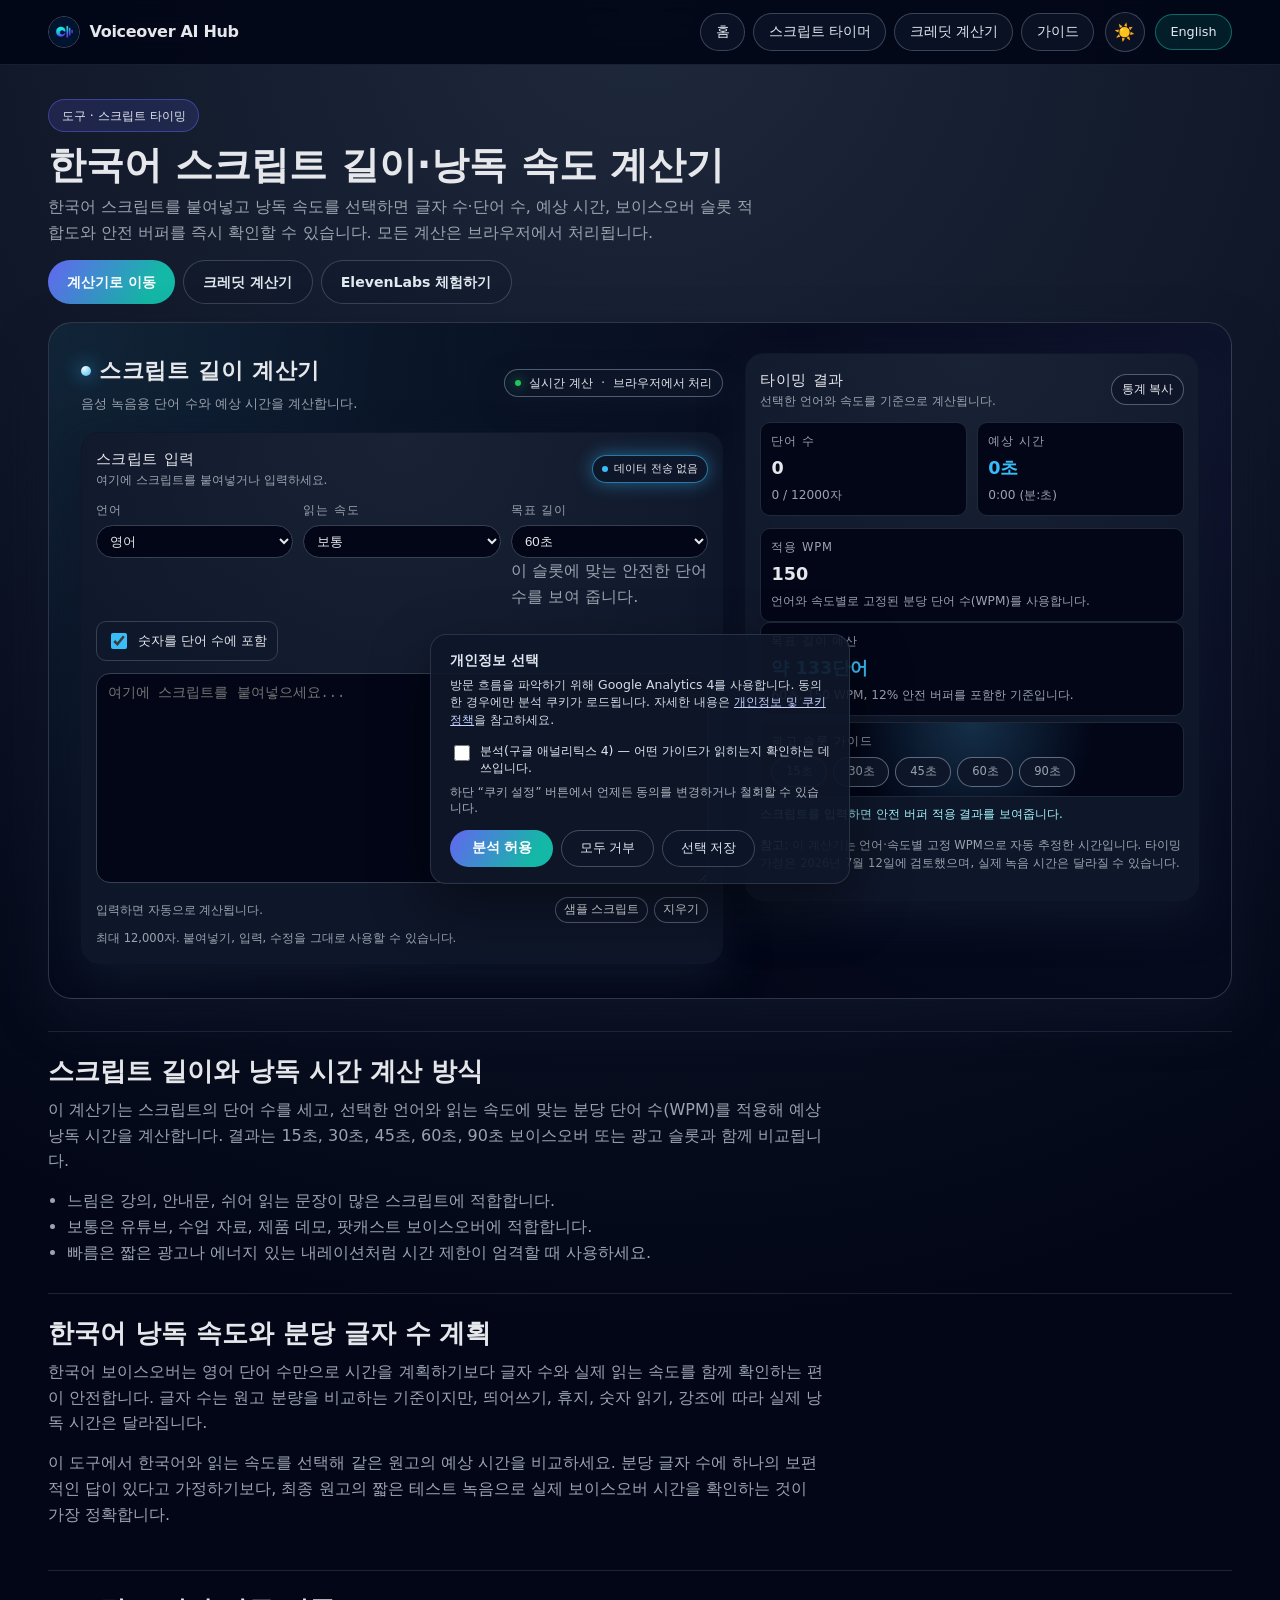
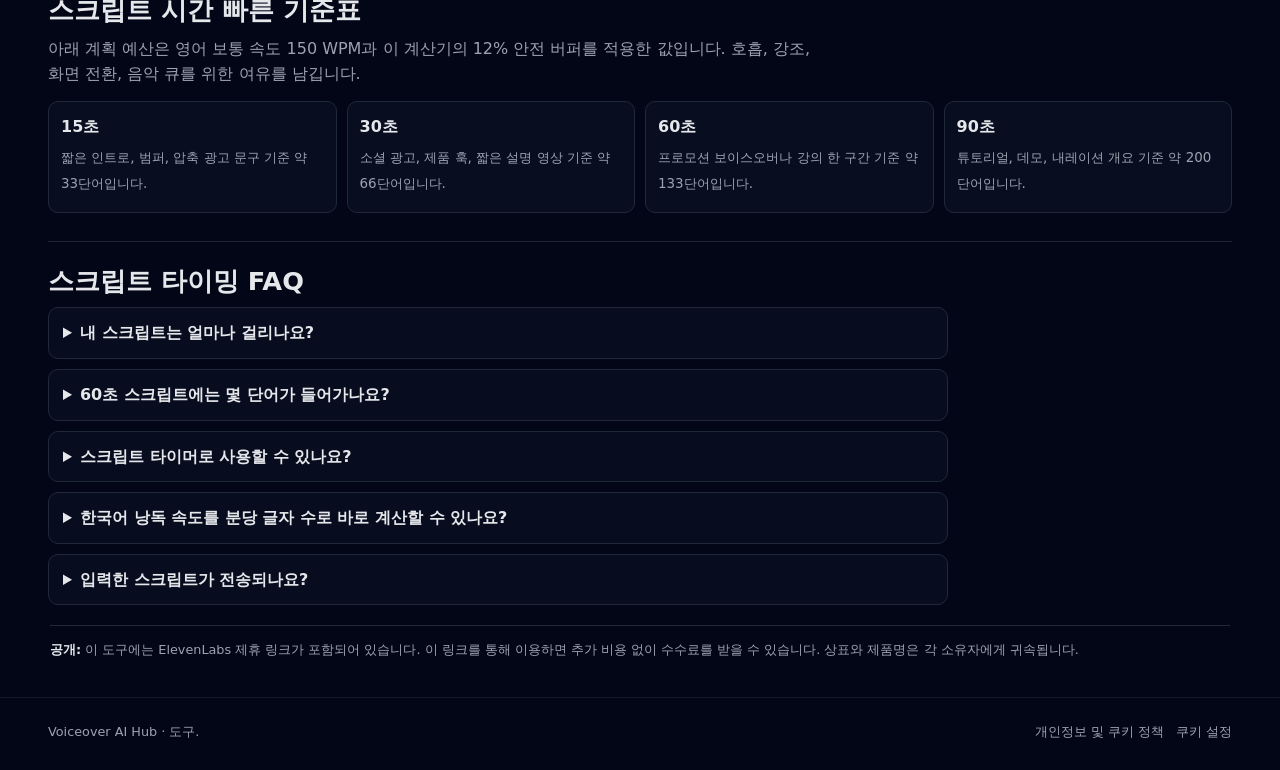
<file: ko/tools/script_length/script_length.html>
<!DOCTYPE html>
<html lang="ko">
<head>
  <meta charset="UTF-8">
  <title>한국어 스크립트 길이 계산기 | 낭독 속도·보이스오버 타이머</title>
  <meta name="viewport" content="width=device-width, initial-scale=1">
  <meta name="description" content="한국어 스크립트의 글자 수·단어 수와 예상 낭독 시간을 계산하세요. 낭독 속도, 분당 글자 수 계획, 15-90초 보이스오버 슬롯을 확인하는 무료 도구입니다.">
  <meta name="robots" content="index,follow">

  <link rel="apple-touch-icon" sizes="180x180" href="/favicons/apple-touch-icon.png" />
  <link rel="icon" type="image/x-icon" sizes="any" href="/favicon.ico" />
  <link rel="shortcut icon" href="/favicon.ico" />
  <link rel="icon" type="image/png" sizes="48x48" href="/favicons/favicon-48x48.png" />
  <link rel="icon" type="image/png" sizes="32x32" href="/favicons/favicon-32x32.png" />
  <link rel="icon" type="image/png" sizes="16x16" href="/favicons/favicon-16x16.png" />
  <link rel="manifest" href="/site.webmanifest" />
  <meta name="theme-color" content="#0f172a" />
  <link rel="canonical" href="https://voiceoveraihub.com/ko/tools/script_length/script_length.html" />
  <link rel="alternate" hreflang="ko" href="https://voiceoveraihub.com/ko/tools/script_length/script_length.html" />
  <link rel="alternate" hreflang="en" href="https://voiceoveraihub.com/tools/script_length/script_length.html" />
  <link rel="alternate" hreflang="x-default" href="https://voiceoveraihub.com/tools/script_length/script_length.html" />
  <meta property="og:title" content="한국어 스크립트 길이 계산기 | 낭독 속도·보이스오버 타이머" />
  <meta property="og:description" content="한국어 스크립트의 글자 수와 예상 낭독 시간을 계산하고 보이스오버 슬롯을 확인하세요. 모든 계산은 브라우저에서 처리됩니다." />
  <meta property="og:type" content="website" />
  <meta property="og:url" content="https://voiceoveraihub.com/ko/tools/script_length/script_length.html" />
  <meta property="og:image" content="https://voiceoveraihub.com/favicons/favicon.jpg" />
  <meta property="og:image:alt" content="Voiceover AI Hub 로고" />
  <meta property="og:locale" content="ko_KR" />
  <meta property="og:locale:alternate" content="en_US" />
  <meta name="twitter:card" content="summary" />
  <meta name="twitter:title" content="한국어 스크립트 길이 계산기 | 낭독 속도·보이스오버 타이머" />
  <meta name="twitter:description" content="한국어 스크립트의 글자 수와 예상 낭독 시간을 계산하고 보이스오버 슬롯을 확인하세요. 모든 계산은 브라우저에서 처리됩니다." />
  <meta name="twitter:image" content="https://voiceoveraihub.com/favicons/favicon.jpg" />

  <script type="application/ld+json">
  {
    "@context": "https://schema.org",
    "@type": "WebApplication",
    "name": "한국어 스크립트 길이·낭독 속도 계산기",
    "url": "https://voiceoveraihub.com/ko/tools/script_length/script_length.html",
    "applicationCategory": "MultimediaApplication",
    "operatingSystem": "Any",
    "description": "한국어 보이스오버 스크립트의 글자 수·단어 수, 예상 낭독 시간, 광고 슬롯 적합도를 계산하는 브라우저 기반 도구입니다.",
    "offers": {
      "@type": "Offer",
      "price": "0",
      "priceCurrency": "USD"
    },
    "inLanguage": "ko"
  }
  </script>
  <script type="application/ld+json">
  {
    "@context": "https://schema.org",
    "@type": "FAQPage",
    "mainEntity": [
      {
        "@type": "Question",
        "name": "스크립트 길이는 어떻게 계산하나요?",
        "acceptedAnswer": {
          "@type": "Answer",
          "text": "스크립트를 붙여넣고 언어와 읽는 속도를 선택하면 단어 수, 예상 낭독 시간, 15초·30초·45초·60초·90초 슬롯 적합도를 계산합니다."
        }
      },
      {
        "@type": "Question",
        "name": "60초 보이스오버에는 몇 단어가 들어가나요?",
        "acceptedAnswer": {
          "@type": "Answer",
          "text": "영어 보통 속도 150 WPM에서는 60초가 휴지 전 약 150단어입니다. 이 계산기의 12% 안전 버퍼를 적용한 계획 예산은 약 133단어입니다. 한국어와 다른 언어는 선택한 언어와 속도 설정에 따라 달라집니다."
        }
      },
      {
        "@type": "Question",
        "name": "스크립트 타이머로 사용할 수 있나요?",
        "acceptedAnswer": {
          "@type": "Answer",
          "text": "네. 녹음 전에 텍스트 기준 예상 시간을 확인할 수 있습니다. 최종 녹음 전에는 실제로 한 번 읽어 보며 시간을 확인하세요."
        }
      },
      {
        "@type": "Question",
        "name": "한국어 낭독 속도를 분당 글자 수로 바로 계산할 수 있나요?",
        "acceptedAnswer": {
          "@type": "Answer",
          "text": "글자 수는 원고를 비교하는 데 유용하지만, 띄어쓰기·휴지·강조에 따라 실제 시간은 달라집니다. 이 도구에서 한국어와 읽는 속도를 선택해 예상 시간을 비교하고, 최종본은 짧은 테스트 녹음으로 확인하세요."
        }
      },
      {
        "@type": "Question",
        "name": "입력한 스크립트가 서버로 전송되나요?",
        "acceptedAnswer": {
          "@type": "Answer",
          "text": "아니요. 계산은 브라우저에서 처리되며, 선택적 임시 저장도 사용자 기기의 로컬 저장소에만 남습니다."
        }
      }
    ]
  }
  </script>

  <style>
    :root {
      --bg: #0f172a;
      --bg-soft: #111827;
      --panel: #020617;
      --accent: #38bdf8;
      --accent-soft: rgba(56, 189, 248, 0.12);
      --accent-strong: rgba(56, 189, 248, 0.9);
      --text: #e5e7eb;
      --muted: #9ca3af;
      --border: #1f2937;
      --danger: #f97373;
      --radius-lg: 18px;
      --radius-sm: 10px;
      --shadow-soft: 0 18px 45px rgba(15, 23, 42, 0.7);
      --shadow-chip: 0 10px 25px rgba(15, 23, 42, 0.8);
    }

    body.theme-light {
      --bg: #f8fafc;
      --bg-soft: #eef2ff;
      --panel: #ffffff;
      --accent: #0ea5e9;
      --accent-soft: rgba(14, 165, 233, 0.12);
      --accent-strong: rgba(14, 165, 233, 0.9);
      --text: #0f172a;
      --muted: #475569;
      --border: #d4d7dd;
      --danger: #dc2626;
      --shadow-soft: 0 18px 35px rgba(15, 23, 42, 0.12);
      --shadow-chip: 0 10px 25px rgba(15, 23, 42, 0.12);
      background: radial-gradient(circle at top, #e2e8f0 0, #ffffff 60%);
      color: var(--text);
    }

    * {
      box-sizing: border-box;
    }

    code {
      overflow-wrap: anywhere;
      word-break: break-word;
    }

    .sr-only {
      position: absolute;
      width: 1px;
      height: 1px;
      padding: 0;
      margin: -1px;
      overflow: hidden;
      clip: rect(0, 0, 0, 0);
      white-space: nowrap;
      border: 0;
    }

    body {
      margin: 0;
      min-height: 100vh;
      font-family: system-ui, -apple-system, BlinkMacSystemFont, "Segoe UI", sans-serif;
      background: radial-gradient(circle at top, #1e293b 0, #020617 55%);
      color: var(--text);
      line-height: 1.6;
      overflow-x: hidden;
    }

    .page-shell {
      width: 100%;
      max-width: 1280px;
      margin: 0 auto;
      padding: 0 clamp(1.5rem, 4vw, 3rem);
      min-width: 0;
    }

    .site-header {
      position: sticky;
      top: 0;
      z-index: 20;
      background: rgba(2, 6, 23, 0.9);
      border-bottom: 1px solid rgba(148, 163, 184, 0.15);
      backdrop-filter: blur(12px);
    }

    .site-bar {
      display: flex;
      align-items: center;
      gap: 0.65rem;
      flex-wrap: wrap;
      padding: 0.75rem 0;
      min-width: 0;
    }

    .brand {
      display: inline-flex;
      align-items: center;
      gap: 0.6rem;
      color: var(--text);
      font-weight: 700;
      letter-spacing: -0.02em;
      text-decoration: none;
      min-width: 0;
      max-width: 100%;
      overflow-wrap: anywhere;
    }

    .brand span {
      min-width: 0;
      overflow-wrap: anywhere;
    }

    .brand img {
      flex: 0 0 auto;
      width: 32px;
      height: 32px;
      border-radius: 999px;
      border: 1px solid rgba(255, 255, 255, 0.25);
      object-fit: cover;
    }

    .site-nav {
      display: flex;
      gap: 0.5rem;
      align-items: center;
      flex-wrap: wrap;
      margin-left: auto;
      min-width: 0;
      max-width: 100%;
    }

    .site-nav a {
      color: #e2e8f0;
      text-decoration: none;
      font-size: 0.85rem;
      padding: 0.45rem 0.9rem;
      border-radius: 999px;
      border: 1px solid rgba(148, 163, 184, 0.35);
      background: rgba(15, 23, 42, 0.65);
      max-width: 100%;
      text-align: center;
      white-space: normal;
      overflow-wrap: anywhere;
    }

    .site-nav a:hover {
      border-color: rgba(255, 255, 255, 0.35);
      color: #fff;
    }

    .lang-link {
      font-size: 0.8rem;
      color: #e2e8f0;
      text-decoration: none;
      padding: 0.4rem 0.9rem;
      border-radius: 999px;
      border: 1px solid rgba(20, 184, 166, 0.5);
      background: rgba(20, 184, 166, 0.12);
      max-width: 100%;
      text-align: center;
      white-space: normal;
      overflow-wrap: anywhere;
    }

    .lang-link:hover {
      color: #fff;
      border-color: rgba(20, 184, 166, 0.7);
    }

    .theme-toggle {
      width: 40px;
      height: 40px;
      padding: 0;
      display: inline-flex;
      align-items: center;
      justify-content: center;
      font-size: 1.05rem;
      color: #e2e8f0;
      text-decoration: none;
      border-radius: 999px;
      border: 1px solid rgba(148, 163, 184, 0.35);
      background: rgba(15, 23, 42, 0.65);
      cursor: pointer;
      transition: border-color 0.1s ease, color 0.1s ease, box-shadow 0.1s ease, background 0.1s ease;
    }

    .theme-toggle:hover {
      border-color: var(--accent);
      color: var(--accent);
      box-shadow: 0 0 0 1px rgba(56, 189, 248, 0.4);
    }

    body.theme-light .site-header {
      background: rgba(255, 255, 255, 0.9);
      border-bottom: 1px solid rgba(148, 163, 184, 0.4);
    }

    body.theme-light .site-nav a {
      color: #0f172a;
      border: 1px solid #cbd5e1;
      background: #e2e8f0;
    }

    body.theme-light .site-nav a:hover {
      color: #0f172a;
      border-color: var(--accent);
    }

    body.theme-light .lang-link {
      color: #0f172a;
      border: 1px solid rgba(16, 185, 129, 0.45);
      background: rgba(16, 185, 129, 0.16);
    }

    body.theme-light .lang-link:hover {
      color: #0f172a;
      border-color: rgba(16, 185, 129, 0.7);
    }

    body.theme-light .theme-toggle {
      color: #0f172a;
      border: 1px solid #cbd5e1;
      background: #f8fafc;
    }

    body.theme-light .theme-toggle:hover {
      color: var(--accent);
      border-color: var(--accent);
      box-shadow: 0 0 0 1px rgba(14, 165, 233, 0.35);
    }

    .tool-hero {
      padding: 34px 0 18px;
      display: flex;
      flex-wrap: wrap;
      gap: 14px;
      align-items: flex-start;
    }

    .tool-hero h1 {
      margin: 0 0 0.5rem 0;
      font-size: clamp(2rem, 3vw, 2.6rem);
      line-height: 1.1;
      overflow-wrap: anywhere;
      hyphens: auto;
    }

    .tool-hero p {
      margin: 0 0 0.9rem 0;
      color: var(--muted);
      max-width: 720px;
    }

    .pill {
      display: flex;
      align-items: center;
      gap: 0.4rem;
      width: fit-content;
      max-width: 100%;
      flex-wrap: wrap;
      margin-bottom: 0.75rem;
      padding: 0.35rem 0.8rem;
      border-radius: 999px;
      border: 1px solid rgba(99, 102, 241, 0.45);
      color: #e2e8f0;
      background: rgba(99, 102, 241, 0.16);
      font-size: 0.78rem;
      overflow-wrap: anywhere;
    }

    .hero-actions {
      display: flex;
      gap: 0.5rem;
      flex-wrap: wrap;
    }

    .hero-btn {
      display: inline-flex;
      align-items: center;
      gap: 0.45rem;
      padding: 0.6rem 1.2rem;
      border-radius: 999px;
      text-decoration: none;
      font-weight: 600;
      font-size: 0.88rem;
      max-width: 100%;
      text-align: center;
      white-space: normal;
      overflow-wrap: anywhere;
    }

    .hero-btn.primary {
      background: linear-gradient(120deg, #6366f1 0%, #14b8a6 80%);
      color: #fff;
      border: none;
    }

    .hero-btn.secondary {
      background: rgba(15, 23, 42, 0.25);
      color: #e2e8f0;
      border: 1px solid rgba(148, 163, 184, 0.3);
    }

    .site-footer {
      padding: 24px 0 28px;
      border-top: 1px solid rgba(148, 163, 184, 0.12);
      color: var(--muted);
      font-size: 0.8rem;
      margin-top: 36px;
    }

    .disclosure-note {
      max-width: 1180px;
      margin: 20px auto 0;
      padding-top: 14px;
      border-top: 1px solid var(--border);
      color: var(--muted);
      font-size: 0.8rem;
    }

    .disclosure-note strong {
      color: var(--text);
      font-weight: 600;
    }

    .seo-content {
      margin-top: 28px;
      display: grid;
      gap: 28px;
    }

    .seo-section {
      border-top: 1px solid rgba(148, 163, 184, 0.18);
      padding-top: 24px;
    }

    .seo-section h2 {
      margin: 0 0 0.65rem 0;
      font-size: clamp(1.35rem, 2vw, 1.8rem);
      line-height: 1.2;
    }

    .seo-section h3 {
      margin: 0 0 0.25rem 0;
      font-size: 1rem;
    }

    .seo-section p {
      margin: 0 0 0.9rem 0;
      max-width: 780px;
      color: var(--muted);
    }

    .seo-list {
      margin: 0;
      padding-left: 1.2rem;
      color: var(--muted);
    }

    .timing-examples {
      display: grid;
      grid-template-columns: repeat(4, minmax(0, 1fr));
      gap: 10px;
      margin-top: 12px;
    }

    .timing-example {
      border: 1px solid var(--border);
      border-radius: var(--radius-sm);
      padding: 12px;
      background: rgba(15, 23, 42, 0.5);
      min-height: 112px;
    }

    .timing-example strong {
      display: block;
      color: var(--text);
      font-size: 1rem;
      margin-bottom: 0.25rem;
    }

    .timing-example span {
      color: var(--muted);
      font-size: 0.84rem;
    }

    .faq-list {
      display: grid;
      gap: 10px;
      max-width: 900px;
    }

    .faq-list details {
      border: 1px solid var(--border);
      border-radius: var(--radius-sm);
      padding: 12px 14px;
      background: rgba(15, 23, 42, 0.42);
    }

    .faq-list summary {
      cursor: pointer;
      color: var(--text);
      font-weight: 600;
    }

    .faq-list details p {
      margin-top: 0.55rem;
      margin-bottom: 0;
    }

    .footer-bar {
      display: flex;
      justify-content: space-between;
      align-items: center;
      gap: 0.65rem;
      flex-wrap: wrap;
    }

    .footer-links {
      display: inline-flex;
      gap: 0.75rem;
      align-items: center;
    }

    .footer-links a,
    .footer-links button {
      color: var(--muted);
      text-decoration: none;
      background: none;
      border: none;
      cursor: pointer;
      font-size: 0.8rem;
      padding: 0;
    }

    .footer-links a:hover,
    .footer-links button:hover {
      text-decoration: underline;
      color: #e2e8f0;
    }

    .app {
      width: 100%;
      max-width: 1180px;
      background: radial-gradient(circle at top left, #0b1120 0, #020617 55%);
      border-radius: 24px;
      border: 1px solid rgba(148, 163, 184, 0.3);
      box-shadow: var(--shadow-soft);
      padding: 20px;
      position: relative;
      overflow: hidden;
      margin-bottom: 32px;
    }

    @media (min-width: 768px) {
      .app {
        padding: 24px 28px 28px;
      }
    }

    @media (min-width: 1280px) {
      .app {
        max-width: 1280px;
        padding: 30px 32px 34px;
      }
      .app-inner {
        grid-template-columns: minmax(0, 1.8fr) minmax(0, 1.2fr);
        gap: 26px;
      }
      .title {
        font-size: 1.55rem;
      }
      textarea {
        min-height: 240px;
        max-height: 480px;
      }
    }

    .app::before {
      content: "";
      position: absolute;
      inset: 0;
      background:
        radial-gradient(circle at 0 0, rgba(56, 189, 248, 0.18), transparent 55%),
        radial-gradient(circle at 100% 10%, rgba(129, 140, 248, 0.16), transparent 60%);
      mix-blend-mode: screen;
      pointer-events: none;
      opacity: 0.6;
    }

    body.theme-light .app {
      background: linear-gradient(160deg, #ffffff 0%, #e8edf5 75%);
      border: 1px solid #d6deea;
      box-shadow: 0 18px 35px rgba(15, 23, 42, 0.12);
    }

    body.theme-light .app::before {
      background:
        radial-gradient(circle at 0 0, rgba(14, 165, 233, 0.16), transparent 55%),
        radial-gradient(circle at 100% 10%, rgba(99, 102, 241, 0.12), transparent 60%);
      mix-blend-mode: normal;
      opacity: 0.6;
    }

    .app-inner {
      position: relative;
      z-index: 1;
      display: grid;
      grid-template-columns: minmax(0, 1.7fr) minmax(0, 1.2fr);
      gap: 22px;
    }

    @media (max-width: 900px) {
      .app-inner {
        grid-template-columns: minmax(0, 1fr);
      }
    }

    .header {
      display: flex;
      flex-wrap: wrap;
      align-items: center;
      justify-content: space-between;
      margin-bottom: 18px;
      gap: 10px;
    }

    .title-group {
      display: flex;
      flex-direction: column;
      gap: 4px;
      min-width: 0;
      max-width: 100%;
    }

    .title {
      font-size: 1.4rem;
      letter-spacing: 0.03em;
      font-weight: 650;
      display: inline-flex;
      align-items: center;
      flex-wrap: wrap;
      gap: 8px;
      max-width: 100%;
      overflow-wrap: anywhere;
    }

    .title span.logo-dot {
      width: 10px;
      height: 10px;
      border-radius: 999px;
      background: radial-gradient(circle at 30% 20%, #f9fafb, #38bdf8);
      box-shadow: 0 0 18px rgba(56, 189, 248, 0.95);
    }

    .subtitle {
      font-size: 0.83rem;
      color: var(--muted);
      overflow-wrap: anywhere;
    }

    .chip-row {
      display: inline-flex;
      align-items: center;
      flex-wrap: wrap;
      gap: 8px;
      max-width: 100%;
      background: rgba(15, 23, 42, 0.7);
      padding: 4px 10px;
      border-radius: 999px;
      border: 1px solid rgba(148, 163, 184, 0.5);
      box-shadow: var(--shadow-chip);
      font-size: 0.72rem;
      color: #e5e7eb;
      overflow-wrap: anywhere;
    }

    body.theme-light .chip-row {
      background: #e2e8f0;
      border: 1px solid #cbd5e1;
      box-shadow: var(--shadow-chip);
      color: #0f172a;
    }

    .chip-dot {
      width: 6px;
      height: 6px;
      border-radius: 999px;
      background: #22c55e;
      box-shadow: 0 0 12px rgba(34, 197, 94, 0.9);
    }

    .badge {
      display: inline-flex;
      align-items: center;
      flex-wrap: wrap;
      gap: 6px;
      font-size: 0.7rem;
      max-width: 100%;
      padding: 4px 9px;
      border-radius: 999px;
      background: rgba(15, 23, 42, 0.86);
      border: 1px solid rgba(56, 189, 248, 0.6);
      box-shadow: 0 0 18px rgba(56, 189, 248, 0.45);
      white-space: normal;
      overflow-wrap: anywhere;
    }

    .badge-dot {
      flex: 0 0 auto;
      width: 6px;
      height: 6px;
      border-radius: 999px;
      background: var(--accent);
    }

    .card {
      background: linear-gradient(145deg, rgba(15, 23, 42, 0.96), rgba(15, 23, 42, 0.94));
      border-radius: var(--radius-lg);
      border: 1px solid rgba(15, 23, 42, 1);
      box-shadow: 0 18px 40px rgba(15, 23, 42, 0.95);
      padding: 14px 14px 16px;
      position: relative;
      overflow: hidden;
    }

    .card::before {
      content: "";
      position: absolute;
      inset: 0;
      background: radial-gradient(circle at top, rgba(148, 163, 184, 0.09), transparent 65%);
      opacity: 0.9;
      pointer-events: none;
    }

    .card-inner {
      position: relative;
      z-index: 1;
    }

    .card-header {
      display: flex;
      justify-content: space-between;
      align-items: center;
      margin-bottom: 10px;
      min-width: 0;
    }

    .card-title {
      font-size: 0.96rem;
      font-weight: 550;
      letter-spacing: 0.03em;
      text-transform: uppercase;
      color: #e5e7eb;
    }

    .card-caption {
      font-size: 0.76rem;
      color: var(--muted);
    }

    body.theme-light .hero-btn.secondary {
      background: #f1f5f9;
      color: #0f172a;
      border: 1px solid #cbd5e1;
    }

    body.theme-light .disclosure-note {
      border-top: 1px solid #d6deea;
      color: #475569;
    }

    body.theme-light .seo-section {
      border-top: 1px solid #d6deea;
    }

    body.theme-light .timing-example,
    body.theme-light .faq-list details {
      background: #f8fafc;
      border: 1px solid #d6deea;
    }

    body.theme-light .pill {
      border: 1px solid rgba(14, 165, 233, 0.6);
      color: #0f172a;
      background: rgba(14, 165, 233, 0.14);
    }

    body.theme-light .badge {
      background: rgba(255, 255, 255, 0.95);
      border: 1px solid rgba(14, 165, 233, 0.6);
      box-shadow: 0 0 12px rgba(14, 165, 233, 0.35);
      color: #0f172a;
    }

    body.theme-light .card {
      background: linear-gradient(145deg, #ffffff, #f8fafc);
      border: 1px solid #e2e8f0;
      box-shadow: 0 18px 35px rgba(15, 23, 42, 0.16);
    }

    body.theme-light .card::before {
      background: radial-gradient(circle at top, rgba(59, 130, 246, 0.12), transparent 65%);
    }

    body.theme-light .card-title {
      color: #0f172a;
    }

    .field-group {
      display: flex;
      gap: 10px;
      margin-bottom: 12px;
      flex-wrap: wrap;
    }

    .field {
      flex: 1 1 min(120px, 100%);
      min-width: 0;
    }

    .label {
      display: block;
      font-size: 0.75rem;
      text-transform: uppercase;
      letter-spacing: 0.07em;
      margin-bottom: 5px;
      color: var(--muted);
    }

    select {
      width: 100%;
      min-width: 0;
      max-width: 100%;
      padding: 7px 9px;
      border-radius: 999px;
      border: 1px solid rgba(55, 65, 81, 1);
      background: radial-gradient(circle at top left, #020617, #020617);
      color: var(--text);
      font-size: 0.83rem;
      outline: none;
      transition: border-color 0.1s ease, box-shadow 0.1s ease;
    }

    select:focus {
      border-color: var(--accent);
      box-shadow: 0 0 0 2px var(--accent-strong), 0 0 0 4px rgba(56, 189, 248, 0.25);
    }

    body.theme-light select,
    body.theme-light textarea {
      background: #ffffff;
      border: 1px solid #cbd5e1;
      color: #0f172a;
    }

    textarea {
      width: 100%;
      min-height: 210px;
      max-height: 420px;
      resize: vertical;
      padding: 10px 11px;
      border-radius: 14px;
      border: 1px solid rgba(55, 65, 81, 1);
      background: radial-gradient(circle at top left, #020617, #020617);
      color: var(--text);
      font-size: 0.86rem;
      line-height: 1.5;
      transition: border-color 0.1s ease, box-shadow 0.1s ease;
    }

    textarea:focus {
      outline: none;
      border-color: var(--accent);
      box-shadow: 0 0 0 2px var(--accent-strong), 0 0 0 4px rgba(56, 189, 248, 0.25);
    }

    .helper-row {
      display: flex;
      justify-content: space-between;
      align-items: center;
      margin-top: 6px;
      font-size: 0.72rem;
      color: var(--muted);
      gap: 10px;
      flex-wrap: wrap;
    }

    .helper-actions {
      display: inline-flex;
      gap: 6px;
      flex-wrap: wrap;
    }

    .helper-row button,
    .chip-button {
      border-radius: 999px;
      padding: 4px 8px;
      font-size: 0.74rem;
      background: rgba(15, 23, 42, 0.95);
      border: 1px solid rgba(148, 163, 184, 0.5);
      color: #e5e7eb;
      cursor: pointer;
      transition: border-color 0.1s ease, box-shadow 0.1s ease, color 0.1s ease;
    }

    body.theme-light .helper-row button,
    body.theme-light .chip-button {
      background: #f8fafc;
      border: 1px solid #cbd5e1;
      color: #0f172a;
    }

    .helper-row button:hover,
    .chip-button:hover {
      border-color: var(--accent);
      color: var(--accent);
      box-shadow: 0 0 0 1px rgba(56, 189, 248, 0.4);
    }

    body.theme-light .helper-row button:hover,
    body.theme-light .chip-button:hover {
      box-shadow: 0 0 0 1px rgba(14, 165, 233, 0.35);
    }

    .chip-button {
      padding: 6px 10px;
      font-size: 0.75rem;
      display: inline-flex;
      align-items: center;
      gap: 6px;
    }

    /* Results side */
    .stats-grid {
      display: grid;
      grid-template-columns: repeat(2, minmax(0, 1fr));
      gap: 10px;
      margin-bottom: 12px;
    }

    @media (max-width: 480px) {
      .tool-hero h1 {
        font-size: 1.82rem;
      }
      .stats-grid {
        grid-template-columns: minmax(0, 1fr);
      }
    }

    @media (max-width: 640px) {
      .page-shell {
        padding-left: max(1.5rem, env(safe-area-inset-left));
        padding-right: max(1.5rem, env(safe-area-inset-right));
      }
      .app {
        padding: 16px;
        border-radius: 18px;
      }
      .app-inner {
        gap: 16px;
      }
      .card {
        padding: 12px;
      }
      .card-header {
        flex-direction: column;
        align-items: flex-start;
        gap: 8px;
      }
      .chip-button {
        width: 100%;
        justify-content: center;
      }
      .helper-actions {
        width: 100%;
      }
      .helper-actions button {
        flex: 1;
      }
      .stats-grid {
        grid-template-columns: minmax(0, 1fr);
      }
      .timing-examples {
        grid-template-columns: minmax(0, 1fr);
      }
    }

    @media (max-width: 760px) {
      .site-bar {
        flex-direction: column;
        align-items: flex-start;
      }
      .site-nav {
        width: 100%;
        margin-left: 0;
      }
      .site-nav a {
        width: auto;
      }
      .hero-btn {
        width: 100%;
        justify-content: center;
      }
    }

    .stat {
      padding: 9px 10px;
      border-radius: var(--radius-sm);
      border: 1px solid var(--border);
      background: linear-gradient(145deg, #020617, #020617);
      display: flex;
      flex-direction: column;
      gap: 4px;
    }

    .stat-label {
      font-size: 0.72rem;
      text-transform: uppercase;
      letter-spacing: 0.08em;
      color: var(--muted);
    }

    .stat-value {
      font-size: 1.1rem;
      font-weight: 600;
    }

    .stat-hint {
      font-size: 0.76rem;
      color: var(--muted);
    }

    .stat-value.accent {
      color: var(--accent);
    }

    body.theme-light .stat {
      background: linear-gradient(145deg, #f8fafc, #eef2f7);
      border: 1px solid #d6deea;
      box-shadow: 0 8px 20px rgba(15, 23, 42, 0.08);
    }

    .slot-panel {
      margin-top: 6px;
      padding: 9px 10px;
      border-radius: var(--radius-sm);
      border: 1px solid var(--border);
      background: radial-gradient(circle at top, rgba(56, 189, 248, 0.15), #020617 55%);
    }

    .slot-title {
      font-size: 0.75rem;
      text-transform: uppercase;
      letter-spacing: 0.09em;
      color: var(--muted);
      margin-bottom: 6px;
    }

    .slot-row {
      display: flex;
      flex-wrap: wrap;
      gap: 6px;
    }

    .slot {
      min-width: 56px;
      padding: 4px 8px;
      border-radius: 999px;
      font-size: 0.72rem;
      border: 1px solid rgba(148, 163, 184, 0.6);
      background: rgba(15, 23, 42, 0.96);
      text-align: center;
      color: var(--muted);
      position: relative;
    }

    .slot.best-fit {
      border-color: var(--accent);
      background: var(--accent-soft);
      color: #e5e7eb;
      box-shadow: 0 0 0 1px rgba(56, 189, 248, 0.8);
    }

    .slot.too-short,
    .slot.too-long {
      opacity: 0.5;
    }

    .slot span.tag {
      display: block;
      font-size: 0.65rem;
      margin-top: 2px;
      color: var(--muted);
    }

    body.theme-light .slot-panel {
      background: linear-gradient(145deg, #eef2ff, #ffffff);
      border: 1px solid #dfe7ef;
    }

    body.theme-light .slot {
      background: #f8fafc;
      border: 1px solid #cbd5e1;
      color: #475569;
    }

    body.theme-light .slot.best-fit {
      color: #0f172a;
      background: var(--accent-soft);
      box-shadow: 0 0 0 1px rgba(14, 165, 233, 0.7);
    }

    body.theme-light .slot span.tag {
      color: #6b7280;
    }

    body.theme-light .consent-banner {
      background: rgba(255, 255, 255, 0.96);
      border: 1px solid #d6deea;
      color: #0f172a;
      box-shadow: 0 20px 50px rgba(15, 23, 42, 0.12);
    }

    body.theme-light .consent-copy {
      color: #475569;
    }

    body.theme-light .consent-note {
      color: #475569;
    }

    body.theme-light .consent-toggle input {
      accent-color: #0ea5e9;
    }

    body.theme-light .consent-banner a {
      color: #0ea5e9;
    }

    body.theme-light .btn-ghost,
    body.theme-light .btn-outline {
      background: #f8fafc;
      border: 1px solid #cbd5e1;
      color: #0f172a;
    }

    .note {
      margin-top: 8px;
      font-size: 0.72rem;
      color: var(--muted);
    }

    .note strong {
      font-weight: 500;
      color: #e5e7eb;
    }

    .alert {
      margin-top: 6px;
      font-size: 0.74rem;
      color: var(--danger);
    }

    .buffer-hint {
      margin-top: 8px;
      font-size: 0.74rem;
      color: #a5f3fc;
    }

    .alert-inline {
      display: inline-block;
      margin-left: 4px;
      color: var(--danger);
    }

    .toggle {
      display: inline-flex;
      align-items: center;
      flex-wrap: wrap;
      gap: 8px;
      max-width: 100%;
      font-size: 0.8rem;
      color: var(--text);
      padding: 8px 10px;
      border-radius: var(--radius-sm);
      border: 1px solid rgba(55, 65, 81, 1);
      background: rgba(15, 23, 42, 0.75);
      overflow-wrap: anywhere;
    }

    .toggle span {
      min-width: 0;
      overflow-wrap: anywhere;
    }

    body.theme-light .toggle {
      background: #f8fafc;
      border: 1px solid #cbd5e1;
      color: #0f172a;
    }

    .toggle input {
      accent-color: var(--accent);
      width: 16px;
      height: 16px;
    }

    .helper-note {
      color: var(--muted);
    }

    .consent-banner {
      position: fixed;
      bottom: 1rem;
      right: 1rem;
      left: 1rem;
      max-width: 420px;
      margin: 0 auto;
      background: rgba(15, 23, 42, 0.92);
      border: 1px solid rgba(148, 163, 184, 0.2);
      border-radius: 1rem;
      padding: 1rem 1.2rem;
      color: #e2e8f0;
      font-size: 0.85rem;
      line-height: 1.4;
      box-shadow: 0 20px 60px rgba(0, 0, 0, 0.45);
      z-index: 100;
      max-width: min(420px, calc(100vw - 1.5rem));
    }

    .consent-copy {
      margin-top: 0.35rem;
      font-size: 0.78rem;
      color: rgba(226, 232, 240, 0.95);
    }

    .consent-toggle {
      margin-top: 0.85rem;
      display: flex;
      gap: 0.45rem;
      align-items: flex-start;
      font-size: 0.78rem;
    }

    .consent-toggle input {
      width: 18px;
      height: 18px;
      accent-color: var(--accent);
      margin-top: 0.15rem;
    }

    .consent-note {
      margin-top: 0.45rem;
      font-size: 0.72rem;
      color: rgba(226, 232, 240, 0.75);
    }
    .consent-banner a {
      color: #c7d2fe;
    }

    .consent-actions {
      margin-top: 0.85rem;
      display: flex;
      gap: 0.5rem;
      flex-wrap: wrap;
    }

    .btn-primary {
      background: linear-gradient(120deg, #6366f1 0%, #14b8a6 80%);
      color: #fff;
      border: none;
      border-radius: 999px;
      padding: 0.6rem 1.35rem;
      font-weight: 600;
      display: inline-flex;
      gap: 0.5rem;
      align-items: center;
      cursor: pointer;
      text-decoration: none;
      font-size: 0.85rem;
    }

    .btn-outline {
      background: rgba(15, 23, 42, 0.25);
      border: 1px solid rgba(148, 163, 184, 0.35);
      color: #e2e8f0;
      border-radius: 999px;
      padding: 0.5rem 1.1rem;
      font-size: 0.82rem;
      cursor: pointer;
    }

    .btn-ghost {
      background: transparent;
      border: 1px solid rgba(148, 163, 184, 0.4);
      color: #e2e8f0;
      border-radius: 999px;
      padding: 0.5rem 1.1rem;
      font-size: 0.82rem;
      cursor: pointer;
    }

    .cookie-settings-link {
      background: none;
      border: none;
      color: var(--accent);
      font-size: 0.8rem;
      cursor: pointer;
      padding: 0;
    }

    .cookie-settings-link:hover,
    .cookie-settings-link:focus {
      text-decoration: underline;
    }
  </style>
</head>
<body>
<header class="site-header">
  <div class="page-shell">
    <div class="site-bar">
      <a href="/ko/" class="brand" aria-label="Voiceover AI Hub">
        <img src="/favicons/favicon-48x48.png" alt="Voiceover AI Hub 로고" />
        <span>Voiceover AI Hub</span>
      </a>
      <nav class="site-nav">
        <a href="/ko/">홈</a>
        <a href="#calculator">스크립트 타이머</a>
        <a href="/ko/tools/character_cost/character_cost.html">크레딧 계산기</a>
        <a href="#guide">가이드</a>
      </nav>
      <button type="button" class="theme-toggle" id="themeToggle" aria-pressed="false" aria-label="밝은 테마" title="밝은 테마">☀️</button>
      <a class="lang-link" href="/tools/script_length/script_length.html" hreflang="en">English</a>
    </div>
  </div>
</header>

<main>
  <div class="page-shell">
    <section class="tool-hero">
      <div>
        <span class="pill">도구 · 스크립트 타이밍</span>
        <h1>한국어 스크립트 길이·낭독 속도 계산기</h1>
        <p>
          한국어 스크립트를 붙여넣고 낭독 속도를 선택하면 글자 수·단어 수, 예상 시간, 보이스오버 슬롯 적합도와 안전 버퍼를 즉시 확인할 수 있습니다. 모든 계산은 브라우저에서 처리됩니다.
        </p>
        <div class="hero-actions">
          <a class="hero-btn primary" href="#calculator">계산기로 이동</a>
          <a class="hero-btn secondary" href="/ko/tools/character_cost/character_cost.html">크레딧 계산기</a>
          <a class="hero-btn secondary" href="https://try.elevenlabs.io/5cfx02tsbxm9" target="_blank" rel="noopener noreferrer sponsored">ElevenLabs 체험하기</a>
        </div>
      </div>
    </section>
  </div>

  <div class="page-shell" id="calculator">
    <div class="app">
      <div class="app-inner">
        <!-- Left column: input -->
        <section>
          <header class="header">
            <div class="title-group">
              <div class="title">
                <span class="logo-dot"></span>
                스크립트 길이 계산기
              </div>
              <div class="subtitle">
                음성 녹음용 단어 수와 예상 시간을 계산합니다.
              </div>
            </div>
            <div class="chip-row">
              <span class="chip-dot"></span>
              실시간 계산
              <span>·</span>
              브라우저에서 처리
            </div>
          </header>

          <div class="card">
            <div class="card-inner">
              <div class="card-header">
                <div>
                  <div class="card-title">스크립트 입력</div>
                  <div class="card-caption">여기에 스크립트를 붙여넣거나 입력하세요.</div>
                </div>
                <div class="badge">
                  <span class="badge-dot"></span>
                  데이터 전송 없음
                </div>
              </div>

              <div class="field-group">
                <div class="field">
                  <label for="language" class="label">언어</label>
                  <select id="language" aria-describedby="languageHint">
                    <option value="en">영어</option>
                    <option value="fr">프랑스어</option>
                    <option value="es">스페인어</option>
                    <option value="de">독일어</option>
                    <option value="ko">한국어</option>
                  </select>
                </div>
                <div class="field">
                  <label for="pace" class="label">읽는 속도</label>
                  <select id="pace" aria-describedby="paceHint">
                    <option value="slow">느림</option>
                    <option value="normal" selected>보통</option>
                    <option value="fast">빠름</option>
                  </select>
                </div>
                <div class="field">
                  <label for="targetSlot" class="label">목표 길이</label>
                  <select id="targetSlot" aria-describedby="targetSlotHint">
                    <option value="15">15초</option>
                    <option value="30">30초</option>
                    <option value="45">45초</option>
                    <option value="60" selected>60초</option>
                    <option value="90">90초</option>
                    <option value="0">목표 선택 안 함</option>
                  </select>
                  <span class="helper-note" id="targetSlotHint">이 슬롯에 맞는 안전한 단어 수를 보여 줍니다.</span>
                </div>
              </div>

              <div class="field-group">
                <label class="toggle" for="countNumbers">
                  <input type="checkbox" id="countNumbers" checked>
                  <span>숫자를 단어 수에 포함</span>
                </label>
              </div>

              <textarea id="scriptInput"
                        aria-describedby="inputHint limitHint"
                        maxlength="12000"
                        placeholder="여기에 스크립트를 붙여넣으세요..."></textarea>

              <div class="helper-row">
                <span class="helper-note" id="inputHint">입력하면 자동으로 계산됩니다.</span>
                <div class="helper-actions">
                  <button type="button" id="sampleButton">샘플 스크립트</button>
                  <button type="button" id="clearButton">지우기</button>
                </div>
              </div>
              <div class="helper-row">
                <span class="helper-note" id="limitHint">
                  최대 12,000자. 붙여넣기, 입력, 수정을 그대로 사용할 수 있습니다.
                </span>
                <span class="alert-inline" id="limitAlert" style="display:none;">최대 길이로 잘랐습니다.</span>
              </div>

              <div class="sr-only" id="languageHint">언어별 고정 WPM(분당 단어 수)을 적용합니다.</div>
              <div class="sr-only" id="paceHint">읽는 속도를 선택해 예상 시간을 조정합니다.</div>
            </div>
          </div>
        </section>

        <!-- Right column: results -->
        <section>
          <div class="card">
            <div class="card-inner">
              <div class="card-header">
                <div>
                  <div class="card-title">타이밍 결과</div>
                  <div class="card-caption">
                    선택한 언어와 속도를 기준으로 계산됩니다.
                  </div>
                </div>
                <button type="button" class="chip-button" id="copyButton">
                  통계 복사
                  <span class="alert-inline" id="copyFeedback" style="display:none;">복사됨</span>
                </button>
              </div>

              <div id="liveRegion" class="sr-only" role="status" aria-live="polite"></div>

              <div class="stats-grid">
                <div class="stat">
                  <div class="stat-label">단어 수</div>
                  <div class="stat-value" id="wordCount">0</div>
                  <div class="stat-hint" id="charCount">0자</div>
                </div>
                <div class="stat">
                  <div class="stat-label">예상 시간</div>
                  <div class="stat-value accent" id="duration">0초</div>
                  <div class="stat-hint" id="durationDetail">0:00 (분:초)</div>
                </div>
              </div>

              <div class="stat">
                <div class="stat-label">적용 WPM</div>
                <div class="stat-value" id="wpmValue">0</div>
                <div class="stat-hint">
                  언어와 속도별로 고정된 분당 단어 수(WPM)를 사용합니다.
                </div>
              </div>

              <div class="stat">
                <div class="stat-label">목표 길이 예산</div>
                <div class="stat-value accent" id="targetBudget">0단어</div>
                <div class="stat-hint" id="targetDetail">
                  목표 길이를 선택하면 안전한 단어 수를 확인할 수 있습니다.
                </div>
              </div>

              <div class="slot-panel">
                <div class="slot-title">광고 슬롯 가이드</div>
                <div class="slot-row">
                  <div class="slot" data-seconds="15">
                    15초
                    <span class="tag"></span>
                  </div>
                  <div class="slot" data-seconds="30">
                    30초
                    <span class="tag"></span>
                  </div>
                  <div class="slot" data-seconds="45">
                    45초
                    <span class="tag"></span>
                  </div>
                  <div class="slot" data-seconds="60">
                    60초
                    <span class="tag"></span>
                  </div>
                  <div class="slot" data-seconds="90">
                    90초
                    <span class="tag"></span>
                  </div>
                </div>
              </div>

              <p class="buffer-hint" id="bufferMessage">
                안전 버퍼 적용 시 적합 슬롯을 표시합니다.
              </p>

              <p class="note">
                <strong>참고:</strong> 이 계산기는 언어·속도별 고정 WPM으로 자동 추정한 시간입니다. 타이밍 가정은 2026년 7월 12일에 검토했으며, 실제 녹음 시간은 달라질 수 있습니다.
              </p>
              <p class="alert" id="longAlert" style="display:none;">
                예상 시간이 90초를 초과합니다. 15–90초 슬롯에 맞지 않을 수 있습니다.
              </p>
            </div>
          </div>
        </section>
      </div>
    </div>
  </div>
  <div class="page-shell seo-content" id="guide">
    <section class="seo-section">
      <h2>스크립트 길이와 낭독 시간 계산 방식</h2>
      <p>
        이 계산기는 스크립트의 단어 수를 세고, 선택한 언어와 읽는 속도에 맞는 분당 단어 수(WPM)를 적용해 예상 낭독 시간을 계산합니다. 결과는 15초, 30초, 45초, 60초, 90초 보이스오버 또는 광고 슬롯과 함께 비교됩니다.
      </p>
      <ul class="seo-list">
        <li>느림은 강의, 안내문, 쉬어 읽는 문장이 많은 스크립트에 적합합니다.</li>
        <li>보통은 유튜브, 수업 자료, 제품 데모, 팟캐스트 보이스오버에 적합합니다.</li>
        <li>빠름은 짧은 광고나 에너지 있는 내레이션처럼 시간 제한이 엄격할 때 사용하세요.</li>
      </ul>
    </section>

    <section class="seo-section">
      <h2>한국어 낭독 속도와 분당 글자 수 계획</h2>
      <p>
        한국어 보이스오버는 영어 단어 수만으로 시간을 계획하기보다 글자 수와 실제 읽는 속도를 함께 확인하는 편이 안전합니다. 글자 수는 원고 분량을 비교하는 기준이지만, 띄어쓰기, 휴지, 숫자 읽기, 강조에 따라 실제 낭독 시간은 달라집니다.
      </p>
      <p>
        이 도구에서 한국어와 읽는 속도를 선택해 같은 원고의 예상 시간을 비교하세요. 분당 글자 수에 하나의 보편적인 답이 있다고 가정하기보다, 최종 원고의 짧은 테스트 녹음으로 실제 보이스오버 시간을 확인하는 것이 가장 정확합니다.
      </p>
    </section>

    <section class="seo-section">
      <h2>스크립트 시간 빠른 기준표</h2>
      <p>
        아래 계획 예산은 영어 보통 속도 150 WPM과 이 계산기의 12% 안전 버퍼를 적용한 값입니다. 호흡, 강조, 화면 전환, 음악 큐를 위한 여유를 남깁니다.
      </p>
      <div class="timing-examples" aria-label="스크립트 길이 예시">
        <div class="timing-example">
          <strong>15초</strong>
          <span>짧은 인트로, 범퍼, 압축 광고 문구 기준 약 33단어입니다.</span>
        </div>
        <div class="timing-example">
          <strong>30초</strong>
          <span>소셜 광고, 제품 훅, 짧은 설명 영상 기준 약 66단어입니다.</span>
        </div>
        <div class="timing-example">
          <strong>60초</strong>
          <span>프로모션 보이스오버나 강의 한 구간 기준 약 133단어입니다.</span>
        </div>
        <div class="timing-example">
          <strong>90초</strong>
          <span>튜토리얼, 데모, 내레이션 개요 기준 약 200단어입니다.</span>
        </div>
      </div>
    </section>

    <section class="seo-section" id="faq">
      <h2>스크립트 타이밍 FAQ</h2>
      <div class="faq-list">
        <details>
          <summary>내 스크립트는 얼마나 걸리나요?</summary>
          <p>스크립트를 붙여넣고 읽는 속도를 선택하면 단어 수, 예상 시간, 가장 가까운 광고 슬롯이 바로 업데이트됩니다.</p>
        </details>
        <details>
          <summary>60초 스크립트에는 몇 단어가 들어가나요?</summary>
          <p>영어 보통 속도 150 WPM 기준으로 60초는 휴지 전 약 150단어입니다. 이 계산기의 12% 안전 버퍼를 적용하면 약 133단어로 계획하세요. 더 긴 멈춤, 강조, 음악 전환이 필요하면 단어 수를 더 줄이는 것이 좋습니다.</p>
        </details>
        <details>
          <summary>스크립트 타이머로 사용할 수 있나요?</summary>
          <p>네. 녹음 전에 텍스트 기준 예상 시간을 확인할 수 있습니다. 최종 녹음 전에는 실제로 한 번 읽어 보며 시간을 확인하세요.</p>
        </details>
        <details>
          <summary>한국어 낭독 속도를 분당 글자 수로 바로 계산할 수 있나요?</summary>
          <p>글자 수는 원고를 비교하는 데 유용하지만, 실제 시간은 띄어쓰기·휴지·강조에 따라 달라집니다. 한국어와 읽는 속도를 선택해 예상 시간을 비교하고, 최종본은 짧은 테스트 녹음으로 확인하세요.</p>
        </details>
        <details>
          <summary>입력한 스크립트가 전송되나요?</summary>
          <p>아니요. 단어 수와 예상 시간 계산은 브라우저에서 처리됩니다. 임시 저장 데이터도 브라우저가 허용하는 경우 사용자 기기에만 저장됩니다.</p>
        </details>
      </div>
    </section>
  </div>
  <div class="page-shell">
    <p class="disclosure-note" id="disclosure">
      <strong>공개:</strong> 이 도구에는 ElevenLabs 제휴 링크가 포함되어 있습니다. 이 링크를 통해 이용하면 추가 비용 없이 수수료를 받을 수 있습니다. 상표와 제품명은 각 소유자에게 귀속됩니다.
    </p>
  </div>
</main>

<footer class="site-footer">
  <div class="page-shell footer-bar">
    <span>Voiceover AI Hub · 도구.</span>
    <span class="footer-links">
      <a href="/privacy.html">개인정보 및 쿠키 정책</a>
      <button type="button" class="cookie-settings-link" data-consent-open>쿠키 설정</button>
    </span>
  </div>
</footer>

<div class="consent-banner" data-consent-banner hidden aria-hidden="true">
<strong>개인정보 선택</strong>
  <p class="consent-copy">
    방문 흐름을 파악하기 위해 Google Analytics 4를 사용합니다. 동의한 경우에만 분석 쿠키가 로드됩니다.
    자세한 내용은 <a href="/privacy.html">개인정보 및 쿠키 정책</a>을 참고하세요.
  </p>
  <label class="consent-toggle">
    <input type="checkbox" data-consent-toggle />
    <span>분석(구글 애널리틱스 4) — 어떤 가이드가 읽히는지 확인하는 데 쓰입니다.</span>
  </label>
  <p class="consent-note">하단 “쿠키 설정” 버튼에서 언제든 동의를 변경하거나 철회할 수 있습니다.</p>
  <div class="consent-actions">
    <button class="btn-primary" type="button" data-consent-accept>분석 허용</button>
    <button class="btn-ghost" type="button" data-consent-reject>모두 거부</button>
    <button class="btn-outline" type="button" data-consent-save>선택 저장</button>
  </div>
</div>
<script defer src="/consent.js"></script>
<script>
  // WPM 설정 (언어·속도별 고정 분당 단어 수)
  const WPM_TABLE = {
    en: { slow: 120, normal: 150, fast: 180 },
    fr: { slow: 130, normal: 160, fast: 190 },
    es: { slow: 130, normal: 160, fast: 190 },
    de: { slow: 125, normal: 155, fast: 185 },
    ko: { slow: 130, normal: 160, fast: 190 }
  };

  const MAX_CHARS = 12000;
  const BUFFER_MULTIPLIER = 1.12;
  const BUFFER_LABEL = Math.round((BUFFER_MULTIPLIER - 1) * 100);
  const STORAGE_KEY = "voiceover_script_state_ko";
  const THEME_KEY = "voaih_theme";
  const THEME_LABELS = { light: "어두운 테마", dark: "밝은 테마" };
  const THEME_ICONS = { light: "🌙", dark: "☀️" };
  const SAMPLE_SCRIPTS = {
    en: `Introducing the Voiceover AI Hub, your fast lane for recording-ready scripts. Paste your copy, pick a language and pace, and get an instant read-time estimate with ad slot guidance. This demo uses fixed words-per-minute settings, so add a small buffer if you expect dramatic pauses or a slower read.`,
    fr: `Voici le Voiceover AI Hub, votre raccourci pour des scripts prêts à être enregistrés. Collez votre texte, choisissez la langue et le débit, et obtenez instantanément une estimation du temps de lecture avec des indications pour le placement des encarts publicitaires. Cette démo utilise un nombre fixe de mots par minute ; prévoyez donc une petite marge si vous attendez des pauses dramatiques ou une lecture plus lente.`,
    es: `Voiceover AI Hub es tu vía rápida para conseguir guiones listos para grabar. Pega tu texto, elige el idioma y el ritmo, y recibe al instante una estimación del tiempo de lectura con indicaciones para la colocación de bloques de anuncios. Esta demo utiliza un ajuste fijo de palabras por minuto, así que añade un pequeño margen si prevés pausas dramáticas o una lectura más lenta.`,
    de: `Das Voiceover AI Hub ist Ihre Schnellspur zu aufnahmebereiten Skripten. Fügen Sie Ihren Text ein, wählen Sie Sprache und Sprechtempo, und erhalten Sie sofort eine Schätzung der Lesezeit mit Hinweisen zur Platzierung von Werbeslots. Diese Demo verwendet feste Wörter-pro-Minute-Einstellungen; planen Sie daher einen kleinen Puffer ein, wenn Sie mit dramatischen Pausen oder einem langsameren Lesetempo rechnen.`,
    ko: `보이스오버 AI 허브는 바로 녹음에 쓸 수 있는 스크립트를 빠르게 준비해 주는 도구입니다.
텍스트를 붙여넣고, 언어와 속도를 선택하면, 광고 슬롯 구성에 도움이 되는 예상 낭독 시간을 바로 확인할 수 있습니다.
이 데모는 고정된 분당 단어 수 기준을 사용하므로, 극적인 멈춤이나 느린 읽기를 원한다면 약간의 여유 시간을 더 잡는 것이 좋습니다.`
  };

  const themeToggle = document.getElementById("themeToggle");
  const scriptInput = document.getElementById("scriptInput");
  const languageSelect = document.getElementById("language");
  const paceSelect = document.getElementById("pace");
  const targetSlotSelect = document.getElementById("targetSlot");
  const countNumbersToggle = document.getElementById("countNumbers");
  const wordCountEl = document.getElementById("wordCount");
  const charCountEl = document.getElementById("charCount");
  const durationEl = document.getElementById("duration");
  const durationDetailEl = document.getElementById("durationDetail");
  const wpmValueEl = document.getElementById("wpmValue");
  const targetBudgetEl = document.getElementById("targetBudget");
  const targetDetailEl = document.getElementById("targetDetail");
  const longAlertEl = document.getElementById("longAlert");
  const clearButton = document.getElementById("clearButton");
  const sampleButton = document.getElementById("sampleButton");
  const limitAlertEl = document.getElementById("limitAlert");
  const copyButton = document.getElementById("copyButton");
  const copyFeedbackEl = document.getElementById("copyFeedback");
  const bufferMessageEl = document.getElementById("bufferMessage");
  const liveRegionEl = document.getElementById("liveRegion");
  const slotElements = Array.from(document.querySelectorAll(".slot"));
  const slotSeconds = slotElements.map(function (slot) {
    return parseInt(slot.dataset.seconds, 10);
  }).sort(function (a, b) {
    return a - b;
  });

  let currentBestSlot = null;
  let currentBufferSlot = null;
  let currentBufferedSeconds = 0;
  let currentTargetBudget = null;

  function applyTheme(theme) {
    const isLight = theme === "light";
    document.body.classList.toggle("theme-light", isLight);
    if (themeToggle) {
      const label = isLight ? THEME_LABELS.light : THEME_LABELS.dark;
      const icon = isLight ? THEME_ICONS.light : THEME_ICONS.dark;
      themeToggle.textContent = icon;
      themeToggle.setAttribute("aria-pressed", isLight ? "true" : "false");
      themeToggle.setAttribute("aria-label", label);
      themeToggle.title = label;
    }
    try {
      localStorage.setItem(THEME_KEY, isLight ? "light" : "dark");
    } catch (err) {
      // 저장 오류 무시
    }
  }

  function hydrateTheme() {
    try {
      const savedTheme = localStorage.getItem(THEME_KEY);
      if (savedTheme === "light" || savedTheme === "dark") {
        applyTheme(savedTheme);
        return;
      }
    } catch (err) {
      // 저장 읽기 오류 무시
    }
    applyTheme("dark");
  }

  function getSampleScript(lang) {
    return SAMPLE_SCRIPTS[lang] || SAMPLE_SCRIPTS.en;
  }

  function clampInputLength() {
    if (scriptInput.value.length > MAX_CHARS) {
      scriptInput.value = scriptInput.value.slice(0, MAX_CHARS);
      limitAlertEl.style.display = "inline-block";
    } else {
      limitAlertEl.style.display = "none";
    }
  }

  function countWords(text, countNumbers) {
    const normalized = text
      .replace(/\u00a0/g, " ")
      .replace(/[—–]/g, " ")
      .replace(/-/g, " ")
      .trim();

    if (!normalized) return 0;

    const tokens = normalized.match(
      /[A-Za-zÀ-ÿ\u3130-\u318F\uAC00-\uD7A3]+(?:['’][A-Za-zÀ-ÿ\u3130-\u318F\uAC00-\uD7A3]+)?|\d+(?:[.,]\d+)?/g
    );

    if (!tokens) return 0;

    return tokens.filter(function (token) {
      const isNumber = /^\d/.test(token);
      return countNumbers ? true : !isNumber;
    }).length;
  }

  function formatDuration(seconds) {
    if (seconds <= 0) {
      return { label: "0초", detail: "0:00 (분:초)" };
    }
    const mins = Math.floor(seconds / 60);
    const secs = seconds % 60;
    const label =
      seconds < 60
        ? seconds + "초"
        : mins + "분 " + (secs ? secs + "초" : "");
    const detail = mins + ":" + String(secs).padStart(2, "0") + " (분:초)";
    return { label, detail };
  }

  function findSlot(seconds) {
    let best = null;
    slotSeconds.forEach(function (sec) {
      if (seconds <= sec && (best === null || sec < best)) {
        best = sec;
      }
    });
    return best;
  }

  function updateSlots(totalSeconds) {
    let bestFitElement = null;
    let bestFitSeconds = null;

    slotElements.forEach(function (slot) {
      const tag = slot.querySelector(".tag");
      slot.classList.remove("best-fit", "too-short", "too-long");
      tag.textContent = "";
    });

    if (totalSeconds === 0) {
      longAlertEl.style.display = "none";
      currentBestSlot = null;
      return null;
    }

    slotElements.forEach(function (slot) {
      const sec = parseInt(slot.dataset.seconds, 10);
      if (totalSeconds <= sec) {
        if (bestFitSeconds === null || sec < bestFitSeconds) {
          bestFitSeconds = sec;
          bestFitElement = slot;
        }
      }
    });

    if (!bestFitElement) {
      longAlertEl.style.display = "block";
      currentBestSlot = null;
      slotElements.forEach(function (slot) {
        slot.classList.add("too-short");
      });
      return null;
    }

    longAlertEl.style.display = "none";
    currentBestSlot = bestFitSeconds;

    slotElements.forEach(function (slot) {
      const sec = parseInt(slot.dataset.seconds, 10);
      const tag = slot.querySelector(".tag");

      if (slot === bestFitElement) {
        slot.classList.add("best-fit");
        tag.textContent = "가장 근접";
      } else if (sec < totalSeconds) {
        slot.classList.add("too-short");
        tag.textContent = "더 짧음";
      } else {
        slot.classList.add("too-long");
        tag.textContent = "더 길음";
      }
    });

    return bestFitSeconds;
  }

  function updateBuffer(totalSeconds) {
    function setBufferColor(tone) {
      const isLight = document.body.classList.contains("theme-light");
      const info = isLight ? "#0ea5e9" : "#a5f3fc";
      const warn = isLight ? "#b45309" : "#fbbf24";
      bufferMessageEl.style.color = tone === "warn" ? warn : info;
    }

    if (totalSeconds === 0) {
      bufferMessageEl.textContent =
        "스크립트를 입력하면 안전 버퍼 적용 결과를 보여줍니다.";
      setBufferColor("info");
      currentBufferSlot = null;
      currentBufferedSeconds = 0;
      return null;
    }

    const bufferedSeconds = Math.ceil(totalSeconds * BUFFER_MULTIPLIER);
    const bufferSlot = findSlot(bufferedSeconds);
    currentBufferedSeconds = bufferedSeconds;
    currentBufferSlot = bufferSlot;

    if (!bufferSlot) {
      bufferMessageEl.textContent =
        BUFFER_LABEL +
        "% 안전 버퍼(" +
        bufferedSeconds +
        "초)을 적용하면 90초 슬롯을 초과합니다.";
      setBufferColor("warn");
      return null;
    }

    bufferMessageEl.textContent =
      BUFFER_LABEL +
      "% 버퍼 → " +
      bufferedSeconds +
      "초, " +
      bufferSlot +
      "초 슬롯에 적합합니다.";
    setBufferColor("info");
    return bufferSlot;
  }

  function updateTargetBudget(words, wpm) {
    const targetSeconds = parseInt(targetSlotSelect.value, 10);

    if (!targetSeconds) {
      targetBudgetEl.textContent = "목표 선택 안 함";
      targetDetailEl.textContent = "15초, 30초, 45초, 60초 또는 90초를 선택하면 안전한 단어 수를 보여 줍니다.";
      currentTargetBudget = null;
      return;
    }

    const budget = Math.floor((targetSeconds * wpm) / 60 / BUFFER_MULTIPLIER);
    currentTargetBudget = { seconds: targetSeconds, words: budget };
    targetBudgetEl.textContent = "약 " + budget + "단어";

    if (words === 0) {
      targetDetailEl.textContent =
        targetSeconds + "초, " + wpm + " WPM, " + BUFFER_LABEL + "% 안전 버퍼를 포함한 기준입니다.";
      return;
    }

    const difference = budget - words;
    if (difference === 0) {
      targetDetailEl.textContent = "현재 단어 수가 이 안전한 계획 기준과 같습니다.";
    } else if (difference > 0) {
      targetDetailEl.textContent = "버퍼를 포함해 " + targetSeconds + "초 안에 맞추려면 약 " + difference + "단어를 더 넣을 수 있습니다.";
    } else {
      targetDetailEl.textContent = "버퍼를 포함해 " + targetSeconds + "초 안에 맞추려면 약 " + Math.abs(difference) + "단어를 줄이세요.";
    }
  }

  function describeSlot(slotSeconds) {
    return slotSeconds ? slotSeconds + "초 슬롯" : "90초 초과";
  }

  function updateLiveRegion(words, totalSeconds, bestSlot) {
    const status =
      "단어 " +
      words +
      "개. 예상 시간 " +
      durationEl.textContent +
      ". " +
      (bestSlot
        ? "가장 가까운 슬롯: " + bestSlot + "초."
        : "제공되는 슬롯을 초과합니다.");
    liveRegionEl.textContent = status;
  }

  function persistState() {
    try {
      const payload = {
        script: scriptInput.value,
        language: languageSelect.value,
        pace: paceSelect.value,
        targetSlot: targetSlotSelect.value,
        countNumbers: countNumbersToggle.checked
      };
      localStorage.setItem(STORAGE_KEY, JSON.stringify(payload));
    } catch (err) {
      // 저장 오류 무시
    }
  }

  function hydrateState() {
    try {
      const raw = localStorage.getItem(STORAGE_KEY);
      if (!raw) return;
      const saved = JSON.parse(raw);
      if (typeof saved.script === "string") {
        scriptInput.value = saved.script.slice(0, MAX_CHARS);
      }
      if (saved.language === "other") {
        saved.language = "ko";
      }
      if (saved.language && WPM_TABLE[saved.language]) {
        languageSelect.value = saved.language;
      }
      if (saved.pace && paceSelect.querySelector("option[value='" + saved.pace + "']")) {
        paceSelect.value = saved.pace;
      }
      if (saved.targetSlot && targetSlotSelect.querySelector("option[value='" + saved.targetSlot + "']")) {
        targetSlotSelect.value = saved.targetSlot;
      }
      if (typeof saved.countNumbers === "boolean") {
        countNumbersToggle.checked = saved.countNumbers;
      }
    } catch (err) {
      // 불러오기 오류 무시
    }
  }

  function recalculate() {
    clampInputLength();
    const text = scriptInput.value;
    const words = countWords(text, countNumbersToggle.checked);
    const chars = text.length;

    const lang = languageSelect.value in WPM_TABLE ? languageSelect.value : "en";
    const pace = paceSelect.value;
    const wpm = WPM_TABLE[lang][pace];

    wordCountEl.textContent = words;
    charCountEl.textContent = chars + " / " + MAX_CHARS + "자";
    wpmValueEl.textContent = wpm;
    updateTargetBudget(words, wpm);

    if (words === 0) {
      durationEl.textContent = "0초";
      durationDetailEl.textContent = "0:00 (분:초)";
      updateSlots(0);
      updateBuffer(0);
      updateLiveRegion(0, 0, null);
      persistState();
      return;
    }

    const minutes = words / wpm;
    const totalSeconds = Math.max(1, Math.round(minutes * 60));
    const formatted = formatDuration(totalSeconds);

    durationEl.textContent = formatted.label;
    durationDetailEl.textContent = formatted.detail;

    const bestSlot = updateSlots(totalSeconds);
    updateBuffer(totalSeconds);
    updateLiveRegion(words, totalSeconds, bestSlot);
    persistState();
  }

  function copyStats() {
    const words = wordCountEl.textContent;
    const duration = durationEl.textContent;
    const detail = durationDetailEl.textContent;
    const wpm = wpmValueEl.textContent;
    const bestSlot = describeSlot(currentBestSlot);
    const bufferSlot = currentBufferedSeconds
      ? describeSlot(currentBufferSlot) + " (" + currentBufferedSeconds + "초 버퍼)"
      : "계산되지 않음";
    const targetBudget = currentTargetBudget
      ? currentTargetBudget.seconds + "초에 " + currentTargetBudget.words + "단어(안전 버퍼 포함)"
      : "선택 안 함";

    const payload =
      "스크립트 타이밍 요약:\n" +
      "- 단어 수: " + words + "\n" +
      "- 예상 시간: " + duration + " (" + detail + ")\n" +
      "- 적용 WPM: " + wpm + "\n" +
      "- 가장 가까운 슬롯: " + bestSlot + "\n" +
      "- 목표 길이 예산: " + targetBudget + "\n" +
      "- 안전 버퍼: " + bufferSlot;

    navigator.clipboard.writeText(payload).then(
      function () {
        copyFeedbackEl.style.display = "inline-block";
        copyFeedbackEl.textContent = "복사됨";
        setTimeout(function () {
          copyFeedbackEl.style.display = "none";
        }, 1400);
      },
      function () {
        copyFeedbackEl.style.display = "inline-block";
        copyFeedbackEl.textContent = "클립보드 차단됨";
        setTimeout(function () {
          copyFeedbackEl.style.display = "none";
        }, 1600);
      }
    );
  }

  function handleClear() {
    scriptInput.value = "";
    recalculate();
    scriptInput.focus();
  }

  if (themeToggle) {
    themeToggle.addEventListener("click", function () {
      const nextTheme = document.body.classList.contains("theme-light") ? "dark" : "light";
      applyTheme(nextTheme);
    });
  }

  scriptInput.addEventListener("input", recalculate);
  languageSelect.addEventListener("change", recalculate);
  paceSelect.addEventListener("change", recalculate);
  targetSlotSelect.addEventListener("change", recalculate);
  countNumbersToggle.addEventListener("change", recalculate);

  sampleButton.addEventListener("click", function () {
    const sample = getSampleScript(languageSelect.value);
    scriptInput.value = sample.slice(0, MAX_CHARS);
    recalculate();
    scriptInput.focus();
  });

  clearButton.addEventListener("click", handleClear);
  copyButton.addEventListener("click", copyStats);

  document.addEventListener("keydown", function (event) {
    const isMetaEnter = (event.metaKey || event.ctrlKey) && event.key === "Enter";
    if (isMetaEnter) {
      event.preventDefault();
      copyStats();
    }
    if (event.key === "Escape") {
      event.preventDefault();
      handleClear();
    }
  });

  hydrateTheme();
  hydrateState();
  // 초기 계산
  recalculate();
</script>
</body>
</html>
</file>
<file: tools/character_cost/character_cost.css>
:root {
  --bg: #111827;
  --bg-soft: #172033;
  --panel: #ffffff;
  --panel-dark: #0f172a;
  --text: #111827;
  --text-dark: #eef2ff;
  --muted: #5b667a;
  --muted-dark: #a7b0c2;
  --line: #d7dde8;
  --line-dark: #2b3548;
  --accent: #0f9f8f;
  --accent-strong: #0b7d73;
  --indigo: #4f46e5;
  --warning: #b45309;
  --danger: #c2410c;
  --ok: #047857;
  --radius: 8px;
  --shadow: 0 20px 40px rgba(15, 23, 42, 0.18);
}

* {
  box-sizing: border-box;
}

code {
  overflow-wrap: anywhere;
  word-break: break-word;
}

html {
  overflow-x: hidden;
}

body {
  margin: 0;
  min-height: 100vh;
  font-family: system-ui, -apple-system, BlinkMacSystemFont, "Segoe UI", sans-serif;
  background: linear-gradient(180deg, #f3f7fb 0%, #ffffff 58%, #f8fafc 100%);
  color: var(--text);
  line-height: 1.6;
  overflow-x: hidden;
}

body.theme-dark {
  background: radial-gradient(circle at top left, #1f2937 0, #111827 42%, #080d18 100%);
  color: var(--text-dark);
}

a {
  color: inherit;
}

.page-shell {
  width: 100%;
  max-width: 1180px;
  margin: 0 auto;
  padding: 0 clamp(1.75rem, 5vw, 3rem);
  min-width: 0;
}

.site-header {
  position: sticky;
  top: 0;
  z-index: 20;
  border-bottom: 1px solid rgba(148, 163, 184, 0.28);
  background: rgba(255, 255, 255, 0.9);
  backdrop-filter: blur(12px);
}

body.theme-dark .site-header {
  background: rgba(15, 23, 42, 0.9);
  border-bottom-color: rgba(148, 163, 184, 0.16);
}

.site-bar {
  display: flex;
  align-items: center;
  gap: 0.65rem;
  flex-wrap: wrap;
  padding: 0.75rem 0;
  min-width: 0;
}

.brand {
  display: inline-flex;
  align-items: center;
  gap: 0.6rem;
  color: var(--text);
  font-weight: 700;
  text-decoration: none;
  min-width: 0;
  max-width: 100%;
  overflow-wrap: anywhere;
}

.brand span {
  min-width: 0;
  overflow-wrap: anywhere;
}

body.theme-dark .brand {
  color: var(--text-dark);
}

.brand img {
  flex: 0 0 auto;
  width: 32px;
  height: 32px;
  border-radius: 999px;
  border: 1px solid rgba(148, 163, 184, 0.45);
  object-fit: cover;
}

.site-nav {
  display: flex;
  gap: 0.5rem;
  align-items: center;
  flex-wrap: wrap;
  margin-left: auto;
  min-width: 0;
  max-width: 100%;
}

.site-nav a,
.lang-link,
.theme-toggle {
  min-height: 40px;
  display: inline-flex;
  align-items: center;
  justify-content: center;
  color: var(--text);
  text-decoration: none;
  font-size: 0.84rem;
  padding: 0.45rem 0.9rem;
  border-radius: 999px;
  border: 1px solid #cbd5e1;
  background: #f8fafc;
  max-width: 100%;
  text-align: center;
  white-space: normal;
  overflow-wrap: anywhere;
}

.theme-toggle {
  width: 40px;
  padding: 0;
  cursor: pointer;
}

.lang-link {
  border-color: rgba(15, 159, 143, 0.42);
  background: rgba(15, 159, 143, 0.1);
}

.site-nav a:hover,
.lang-link:hover,
.theme-toggle:hover {
  border-color: var(--accent);
  color: var(--accent-strong);
}

body.theme-dark .site-nav a,
body.theme-dark .lang-link,
body.theme-dark .theme-toggle {
  color: #e2e8f0;
  border-color: rgba(148, 163, 184, 0.28);
  background: rgba(15, 23, 42, 0.64);
}

body.theme-dark .lang-link {
  border-color: rgba(45, 212, 191, 0.5);
  background: rgba(20, 184, 166, 0.13);
}

.hero {
  padding-top: 38px;
  padding-bottom: 20px;
  min-width: 0;
}

.hero > * {
  min-width: 0;
  max-width: 100%;
}

.kicker {
  display: inline-flex;
  align-items: center;
  gap: 0.35rem;
  width: fit-content;
  max-width: 100%;
  flex-wrap: wrap;
  padding: 0.35rem 0.8rem;
  border: 1px solid rgba(15, 159, 143, 0.42);
  border-radius: 999px;
  background: rgba(15, 159, 143, 0.1);
  color: var(--accent-strong);
  font-size: 0.78rem;
  font-weight: 650;
  margin-bottom: 0.85rem;
  overflow-wrap: anywhere;
}

body.theme-dark .kicker {
  color: #8df3e7;
  background: rgba(15, 159, 143, 0.15);
}

.hero h1 {
  max-width: 820px;
  margin: 0 0 0.8rem;
  font-size: clamp(2rem, 3.4vw, 3.05rem);
  line-height: 1.06;
  letter-spacing: 0;
  overflow-wrap: anywhere;
  hyphens: auto;
}

.hero p {
  max-width: 760px;
  margin: 0 0 1.15rem;
  color: var(--muted);
  font-size: 1rem;
}

body.theme-dark .hero p {
  color: var(--muted-dark);
}

.hero-actions {
  display: flex;
  gap: 0.7rem;
  flex-wrap: wrap;
}

.btn-primary,
.btn-secondary,
.btn-ghost,
.btn-outline {
  display: inline-flex;
  align-items: center;
  justify-content: center;
  min-height: 42px;
  padding: 0.65rem 1.05rem;
  border-radius: 999px;
  font-weight: 650;
  font-size: 0.88rem;
  text-decoration: none;
  cursor: pointer;
  max-width: 100%;
  text-align: center;
  white-space: normal;
  overflow-wrap: anywhere;
}

.btn-primary {
  border: 1px solid var(--accent);
  background: linear-gradient(120deg, var(--accent) 0%, var(--indigo) 100%);
  color: #ffffff;
}

.btn-secondary,
.btn-outline {
  border: 1px solid #cbd5e1;
  background: #ffffff;
  color: var(--text);
}

.btn-ghost {
  border: 1px solid rgba(148, 163, 184, 0.42);
  background: transparent;
  color: var(--text);
}

body.theme-dark .btn-secondary,
body.theme-dark .btn-outline,
body.theme-dark .btn-ghost {
  border-color: rgba(148, 163, 184, 0.3);
  background: rgba(15, 23, 42, 0.62);
  color: #e2e8f0;
}

.tool-layout {
  display: grid;
  grid-template-columns: minmax(0, 1.08fr) minmax(340px, 0.92fr);
  gap: 20px;
  align-items: start;
  margin: 10px 0 34px;
  min-width: 0;
}

.panel {
  background: rgba(255, 255, 255, 0.95);
  border: 1px solid var(--line);
  border-radius: var(--radius);
  box-shadow: var(--shadow);
  min-width: 0;
}

body.theme-dark .panel {
  background: rgba(15, 23, 42, 0.88);
  border-color: var(--line-dark);
}

.panel-header {
  padding: 18px 18px 0;
}

.panel-header h2 {
  margin: 0 0 0.35rem;
  font-size: 1.18rem;
}

.panel-header p {
  margin: 0;
  color: var(--muted);
  font-size: 0.88rem;
}

body.theme-dark .panel-header p {
  color: var(--muted-dark);
}

.form-grid {
  display: grid;
  grid-template-columns: repeat(2, minmax(0, 1fr));
  gap: 14px;
  padding: 18px;
}

.field {
  display: grid;
  gap: 0.35rem;
  min-width: 0;
}

.field.full {
  grid-column: 1 / -1;
}

label,
.label {
  display: block;
  max-width: 100%;
  min-width: 0;
  color: var(--text);
  font-size: 0.78rem;
  font-weight: 700;
  overflow-wrap: anywhere;
  word-break: break-word;
}

body.theme-dark label,
body.theme-dark .label {
  color: var(--text-dark);
}

input,
select,
textarea {
  width: 100%;
  max-width: 100%;
  min-width: 0;
  border: 1px solid #cbd5e1;
  border-radius: 8px;
  background: #ffffff;
  color: var(--text);
  font: inherit;
  min-height: 42px;
  padding: 0.62rem 0.72rem;
}

textarea {
  min-height: 172px;
  resize: vertical;
}

input[type="range"] {
  min-height: 28px;
  padding: 0;
  accent-color: var(--accent);
}

body.theme-dark input,
body.theme-dark select,
body.theme-dark textarea {
  background: #111827;
  border-color: #334155;
  color: var(--text-dark);
}

.hint {
  max-width: 100%;
  min-width: 0;
  color: var(--muted);
  font-size: 0.74rem;
  overflow-wrap: anywhere;
  word-break: break-word;
}

body.theme-dark .hint {
  color: var(--muted-dark);
}

.controls-row {
  display: flex;
  gap: 0.6rem;
  flex-wrap: wrap;
  align-items: center;
  padding: 0 18px 18px;
}

.results-grid {
  display: grid;
  grid-template-columns: repeat(2, minmax(0, 1fr));
  gap: 12px;
  padding: 18px;
}

.metric {
  border: 1px solid var(--line);
  border-radius: var(--radius);
  padding: 13px;
  background: #f8fafc;
  min-height: 104px;
  min-width: 0;
}

body.theme-dark .metric {
  background: rgba(17, 24, 39, 0.82);
  border-color: var(--line-dark);
}

.metric span {
  display: block;
  color: var(--muted);
  font-size: 0.76rem;
  font-weight: 700;
  text-transform: uppercase;
}

body.theme-dark .metric span {
  color: var(--muted-dark);
}

.metric strong {
  display: block;
  color: var(--text);
  font-size: clamp(1.35rem, 2.2vw, 1.85rem);
  line-height: 1.08;
  margin-top: 0.35rem;
  overflow-wrap: anywhere;
}

body.theme-dark .metric strong {
  color: var(--text-dark);
}

.metric small {
  display: block;
  color: var(--muted);
  font-size: 0.76rem;
  margin-top: 0.35rem;
}

body.theme-dark .metric small {
  color: var(--muted-dark);
}

.recommendation {
  margin: 0 18px 18px;
  padding: 14px;
  border: 1px solid rgba(15, 159, 143, 0.38);
  border-radius: var(--radius);
  background: rgba(15, 159, 143, 0.08);
}

.recommendation.warning {
  border-color: rgba(180, 83, 9, 0.4);
  background: rgba(180, 83, 9, 0.08);
}

.recommendation h3 {
  margin: 0 0 0.4rem;
  font-size: 1rem;
}

.recommendation p {
  margin: 0;
  color: var(--muted);
  font-size: 0.88rem;
}

body.theme-dark .recommendation p {
  color: var(--muted-dark);
}

.usage-bar {
  height: 12px;
  margin-top: 0.85rem;
  border-radius: 999px;
  background: #e2e8f0;
  overflow: hidden;
}

body.theme-dark .usage-bar {
  background: #1f2937;
}

.usage-fill {
  width: 0;
  height: 100%;
  border-radius: inherit;
  background: linear-gradient(90deg, var(--accent) 0%, var(--indigo) 100%);
}

.plan-list {
  display: grid;
  gap: 8px;
  padding: 0 18px 18px;
}

.plan-row {
  display: grid;
  grid-template-columns: minmax(110px, 0.8fr) minmax(0, 1fr) auto;
  gap: 10px;
  align-items: center;
  padding: 9px 10px;
  border: 1px solid var(--line);
  border-radius: var(--radius);
  background: #ffffff;
  font-size: 0.84rem;
  min-width: 0;
  overflow-wrap: anywhere;
}

body.theme-dark .plan-row {
  background: #111827;
  border-color: var(--line-dark);
}

.plan-row.is-match {
  border-color: rgba(15, 159, 143, 0.62);
  background: rgba(15, 159, 143, 0.08);
}

.plan-row b {
  color: var(--text);
}

body.theme-dark .plan-row b {
  color: var(--text-dark);
}

.status-chip {
  border-radius: 999px;
  padding: 0.2rem 0.55rem;
  background: #e2e8f0;
  color: #334155;
  font-size: 0.74rem;
  font-weight: 700;
}

.plan-row.is-match .status-chip {
  background: rgba(15, 159, 143, 0.16);
  color: var(--accent-strong);
}

body.theme-dark .status-chip {
  background: #1f2937;
  color: #cbd5e1;
}

body.theme-dark .plan-row.is-match .status-chip {
  color: #8df3e7;
}

.source-note,
.disclosure-note {
  color: var(--muted);
  font-size: 0.78rem;
}

body.theme-dark .source-note,
body.theme-dark .disclosure-note {
  color: var(--muted-dark);
}

.source-note {
  padding: 0 18px 18px;
}

.source-note a {
  color: var(--accent-strong);
}

body.theme-dark .source-note a {
  color: #8df3e7;
}

.guide {
  display: grid;
  gap: 24px;
  padding-bottom: 24px;
}

.guide section {
  border-top: 1px solid var(--line);
  padding-top: 22px;
}

body.theme-dark .guide section {
  border-top-color: var(--line-dark);
}

.guide h2 {
  margin: 0 0 0.65rem;
  font-size: clamp(1.32rem, 2vw, 1.72rem);
}

.guide p,
.guide li {
  color: var(--muted);
}

body.theme-dark .guide p,
body.theme-dark .guide li {
  color: var(--muted-dark);
}

.guide p {
  max-width: 820px;
  margin: 0 0 0.85rem;
}

.guide ul {
  margin: 0;
  padding-left: 1.15rem;
}

.faq-list {
  display: grid;
  gap: 10px;
  max-width: 900px;
}

.faq-list details {
  border: 1px solid var(--line);
  border-radius: var(--radius);
  padding: 12px 14px;
  background: rgba(255, 255, 255, 0.72);
}

body.theme-dark .faq-list details {
  background: rgba(15, 23, 42, 0.6);
  border-color: var(--line-dark);
}

.faq-list summary {
  cursor: pointer;
  color: var(--text);
  font-weight: 700;
}

body.theme-dark .faq-list summary {
  color: var(--text-dark);
}

.faq-list details p {
  margin-top: 0.55rem;
  margin-bottom: 0;
}

.site-footer {
  margin-top: 28px;
  padding: 24px 0 28px;
  border-top: 1px solid var(--line);
  color: var(--muted);
  font-size: 0.8rem;
}

body.theme-dark .site-footer {
  border-top-color: var(--line-dark);
  color: var(--muted-dark);
}

.footer-bar {
  display: flex;
  justify-content: space-between;
  align-items: center;
  gap: 0.75rem;
  flex-wrap: wrap;
}

.footer-links {
  display: inline-flex;
  gap: 0.75rem;
  align-items: center;
}

.footer-links a,
.footer-links button {
  color: inherit;
  text-decoration: none;
  background: none;
  border: none;
  cursor: pointer;
  font-size: 0.8rem;
  padding: 0;
}

.footer-links a:hover,
.footer-links button:hover {
  text-decoration: underline;
}

.consent-banner {
  position: fixed;
  bottom: 1rem;
  right: 1rem;
  left: 1rem;
  max-width: 430px;
  margin: 0 auto;
  background: #ffffff;
  border: 1px solid var(--line);
  border-radius: var(--radius);
  padding: 1rem 1.15rem;
  color: var(--text);
  font-size: 0.85rem;
  line-height: 1.4;
  box-shadow: 0 22px 70px rgba(15, 23, 42, 0.25);
  z-index: 100;
  max-width: min(430px, calc(100vw - 1.5rem));
}

body.theme-dark .consent-banner {
  background: #111827;
  border-color: var(--line-dark);
  color: var(--text-dark);
}

.consent-copy,
.consent-note {
  color: var(--muted);
}

body.theme-dark .consent-copy,
body.theme-dark .consent-note {
  color: var(--muted-dark);
}

.consent-toggle {
  display: flex;
  gap: 0.45rem;
  align-items: flex-start;
  margin-top: 0.85rem;
  font-size: 0.78rem;
}

.consent-toggle input {
  width: 18px;
  height: 18px;
  accent-color: var(--accent);
}

.consent-actions {
  display: flex;
  gap: 0.5rem;
  flex-wrap: wrap;
  margin-top: 0.85rem;
}

.visually-hidden {
  position: absolute;
  width: 1px;
  height: 1px;
  padding: 0;
  margin: -1px;
  overflow: hidden;
  clip: rect(0, 0, 0, 0);
  white-space: nowrap;
  border: 0;
}

@media (max-width: 920px) {
  .tool-layout {
    grid-template-columns: minmax(0, 1fr);
  }
}

@media (max-width: 680px) {
  .page-shell {
    padding-left: max(1.75rem, env(safe-area-inset-left));
    padding-right: max(1.75rem, env(safe-area-inset-right));
  }

  .site-nav {
    width: 100%;
    margin-left: 0;
    gap: 0.45rem;
  }

  .form-grid,
  .results-grid {
    grid-template-columns: minmax(0, 1fr);
  }

  .plan-row {
    grid-template-columns: minmax(0, 1fr);
  }

  .hero-actions .btn-primary,
  .hero-actions .btn-secondary {
    width: 100%;
  }
}

@media (max-width: 380px) {
  .page-shell {
    padding-left: max(1.75rem, env(safe-area-inset-left));
    padding-right: max(1.75rem, env(safe-area-inset-right));
  }

  .hero h1 {
    font-size: 1.42rem;
  }
}

@media (max-width: 240px) {
  .form-grid,
  .results-grid {
    padding: 12px;
  }

  .panel-header,
  .source-note {
    padding-left: 12px;
    padding-right: 12px;
  }

  .controls-row,
  .plan-list {
    padding-left: 12px;
    padding-right: 12px;
  }

  .recommendation {
    margin-left: 12px;
    margin-right: 12px;
  }
}
</file>
